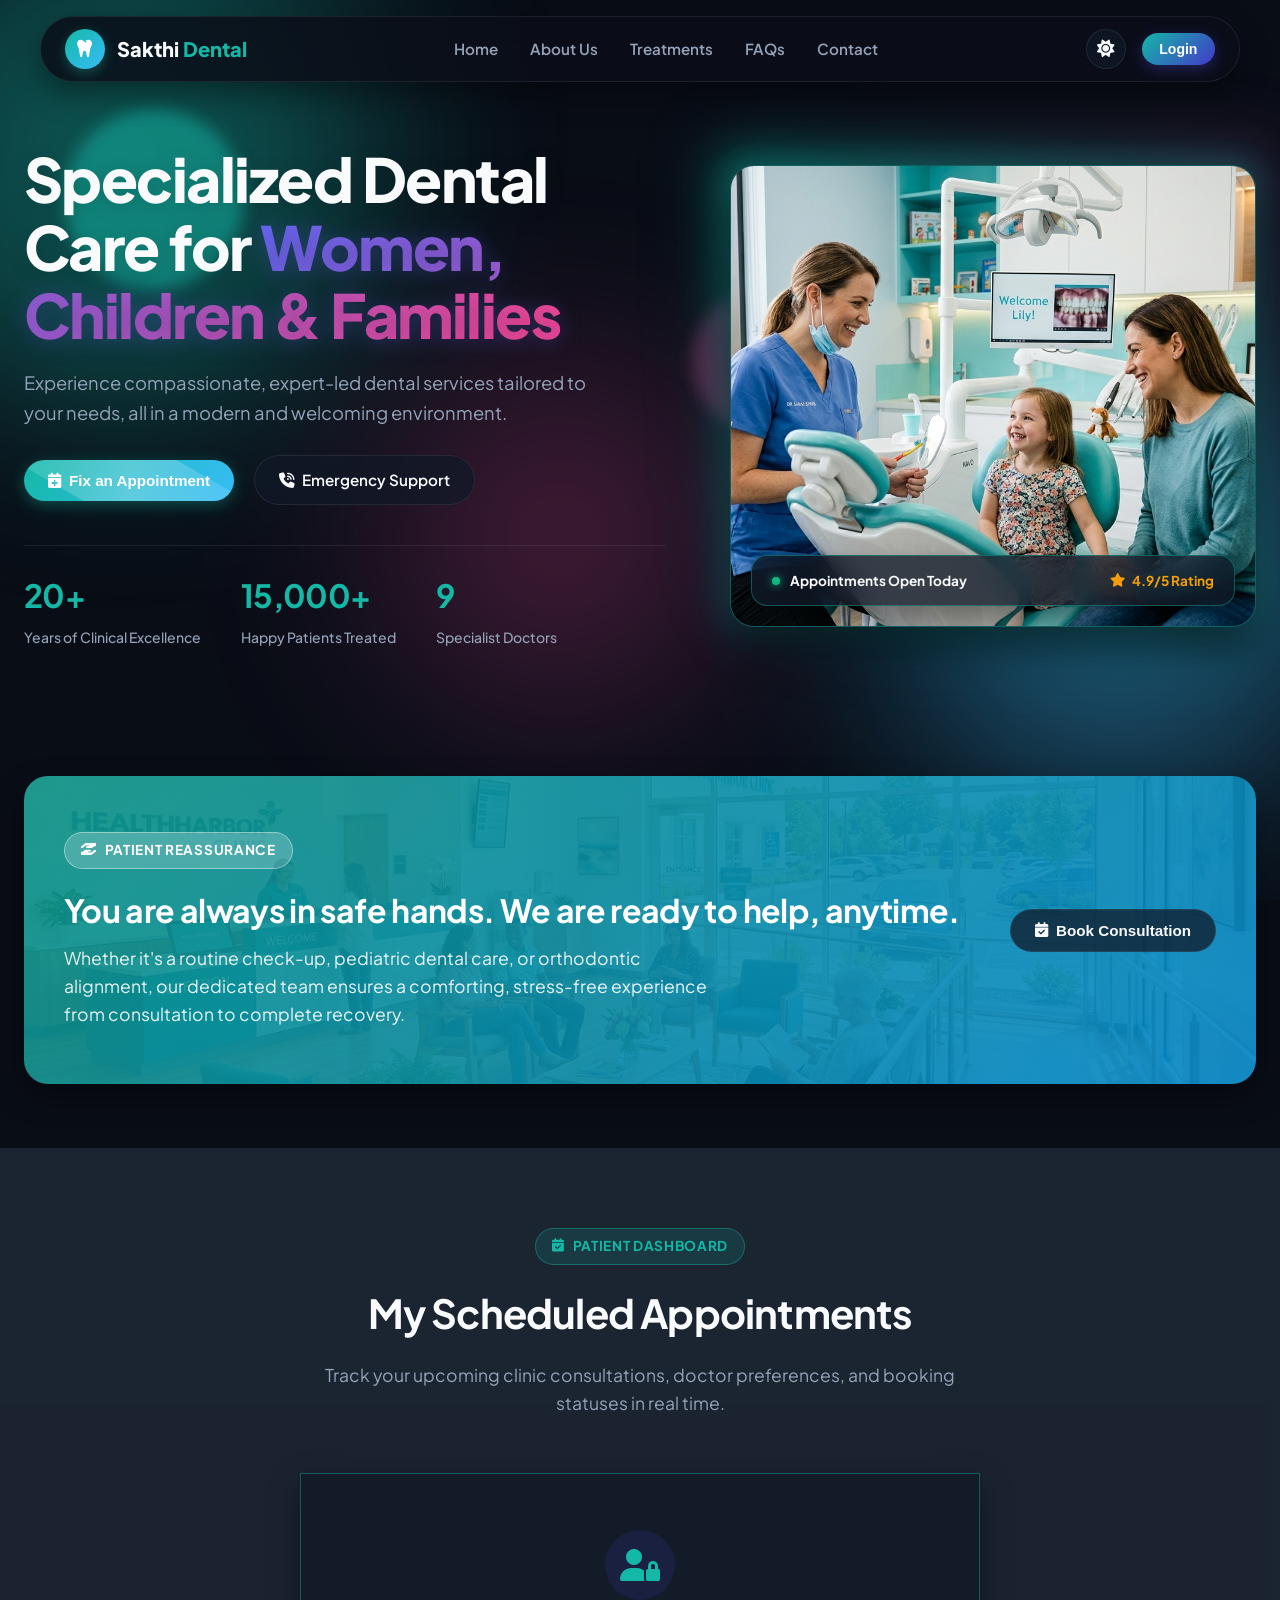
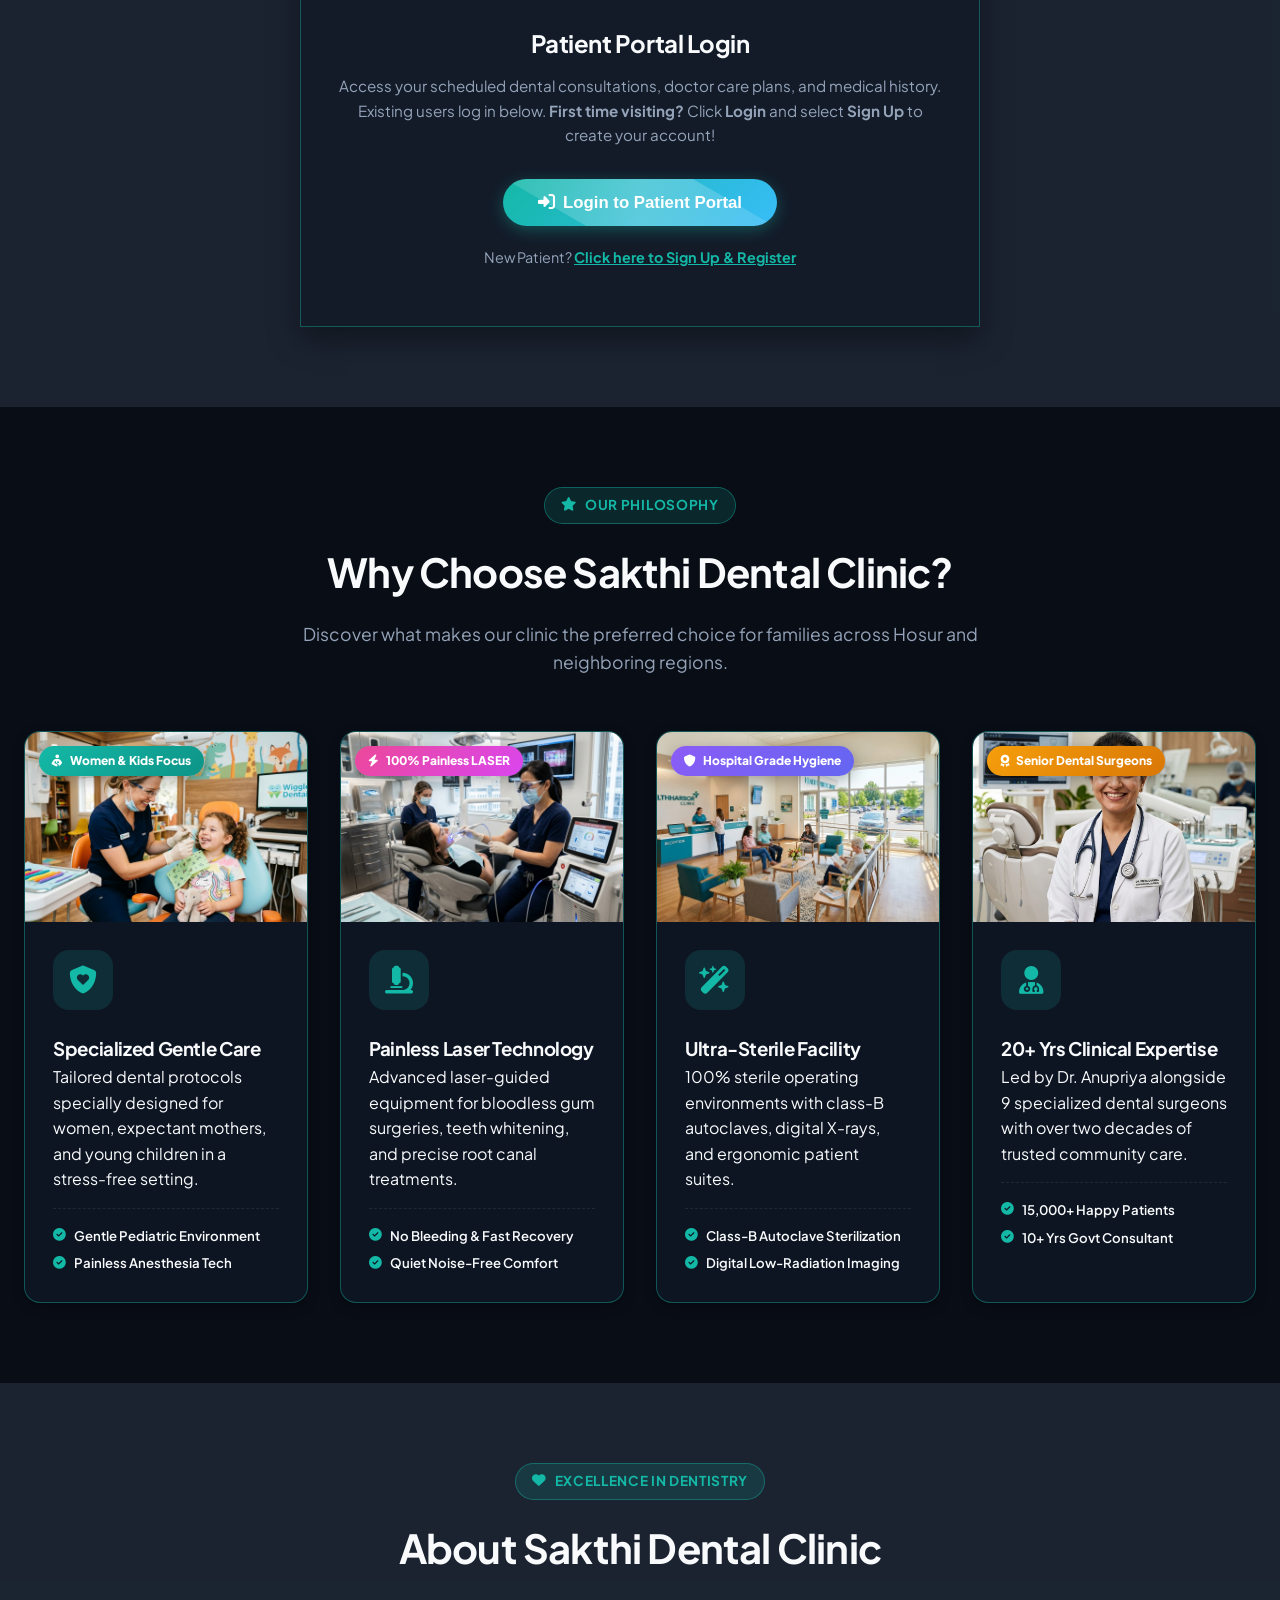
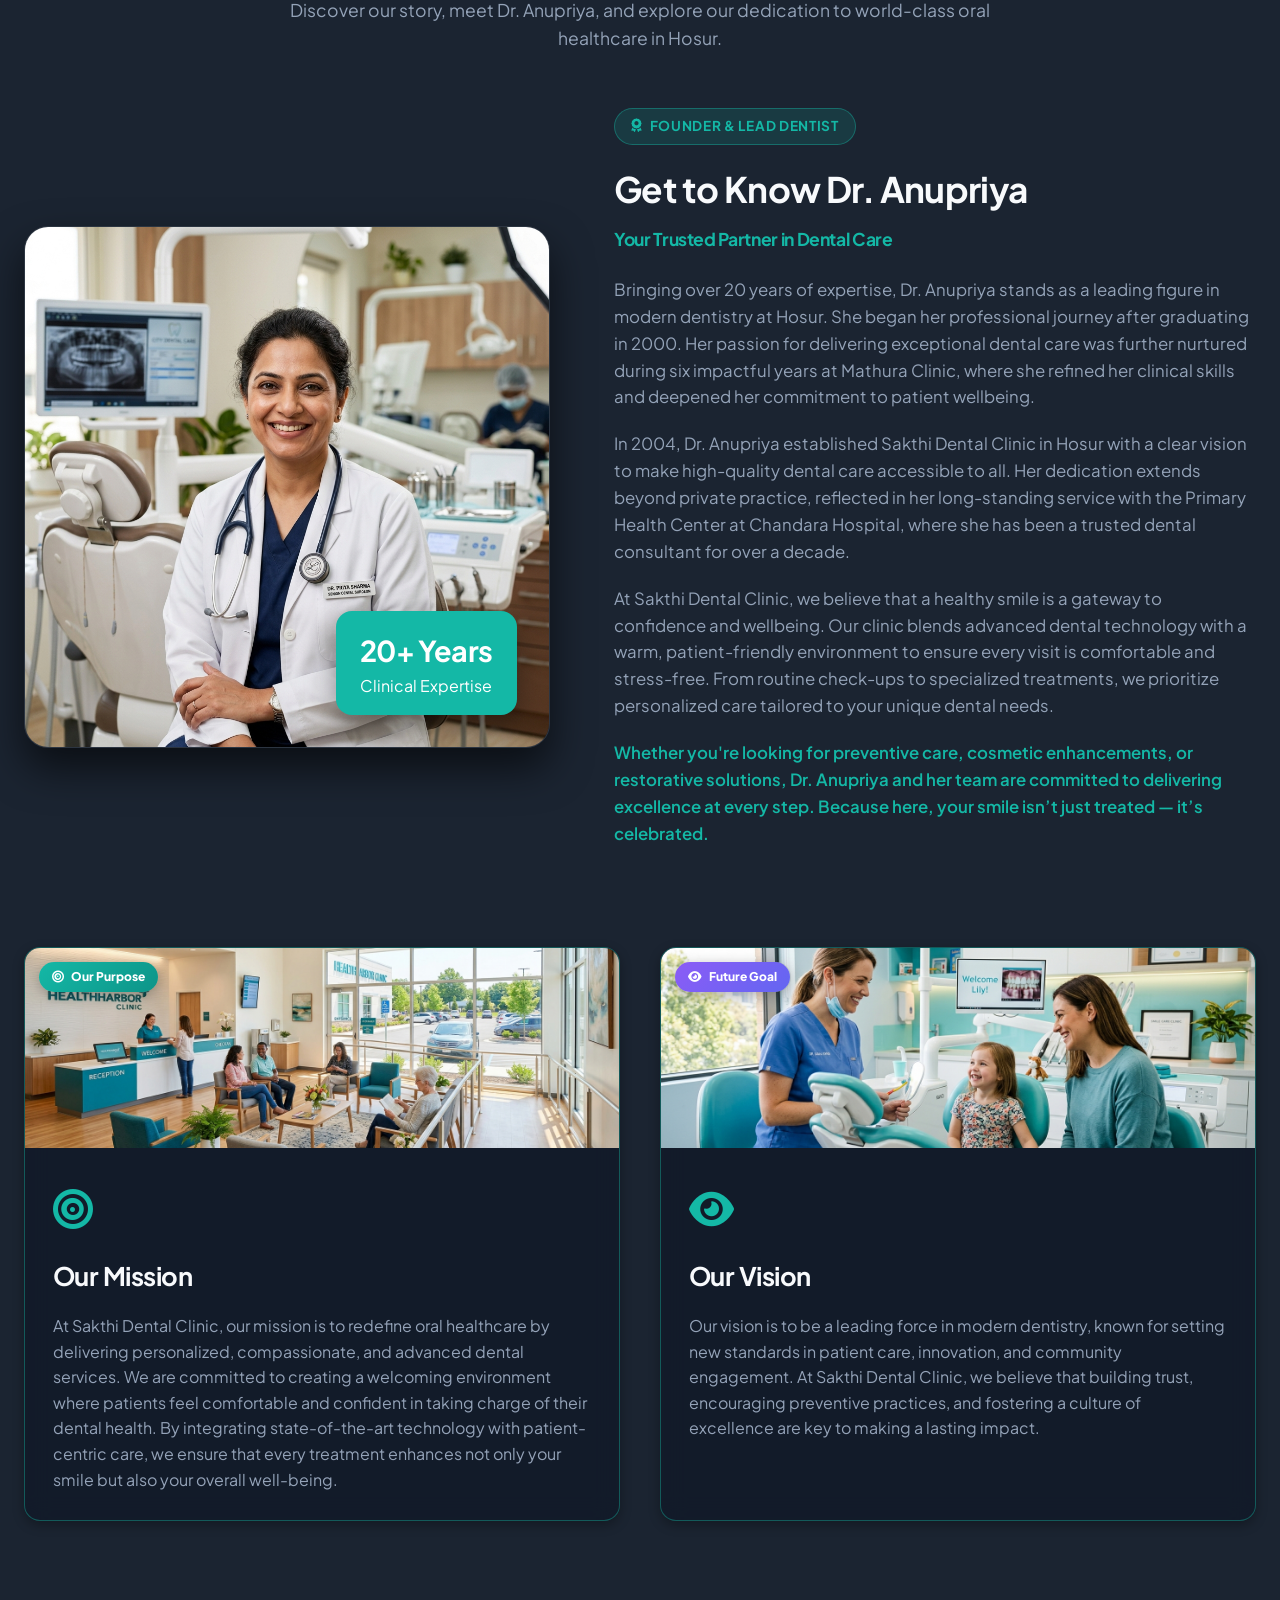
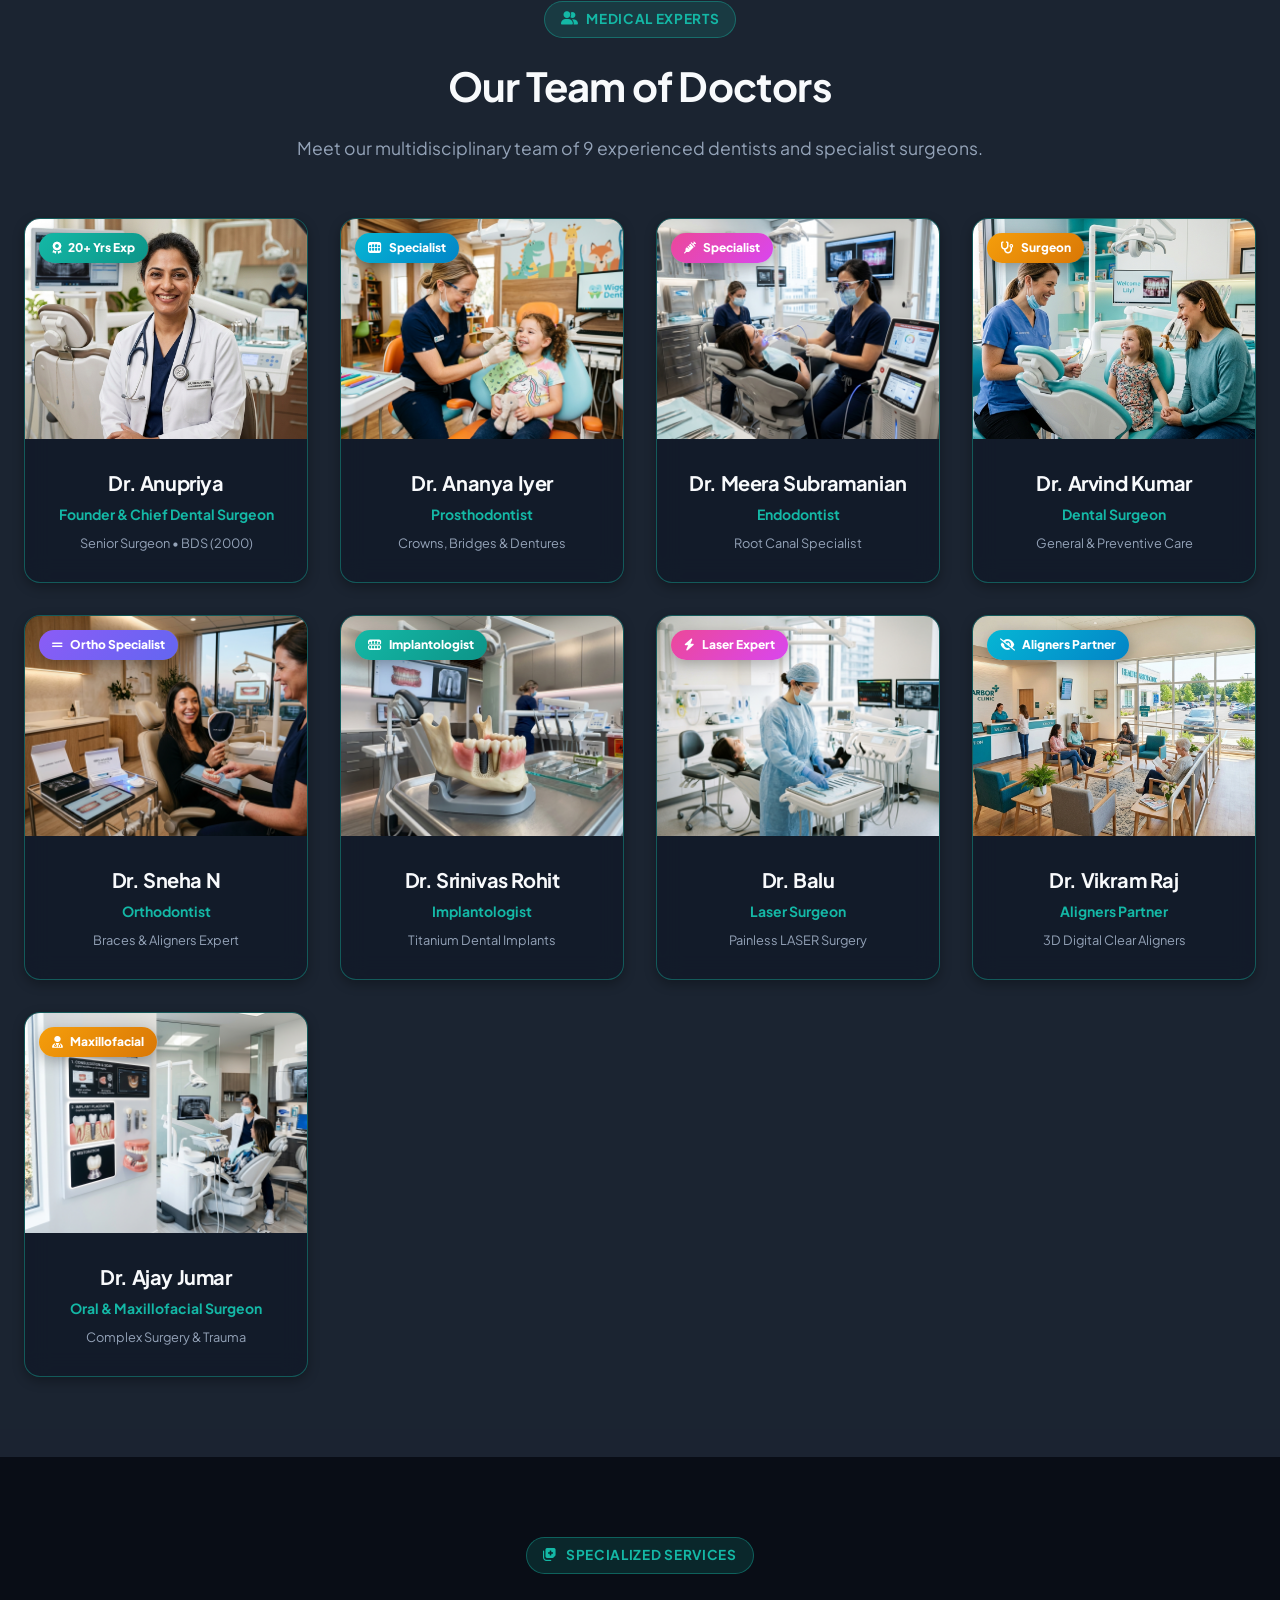
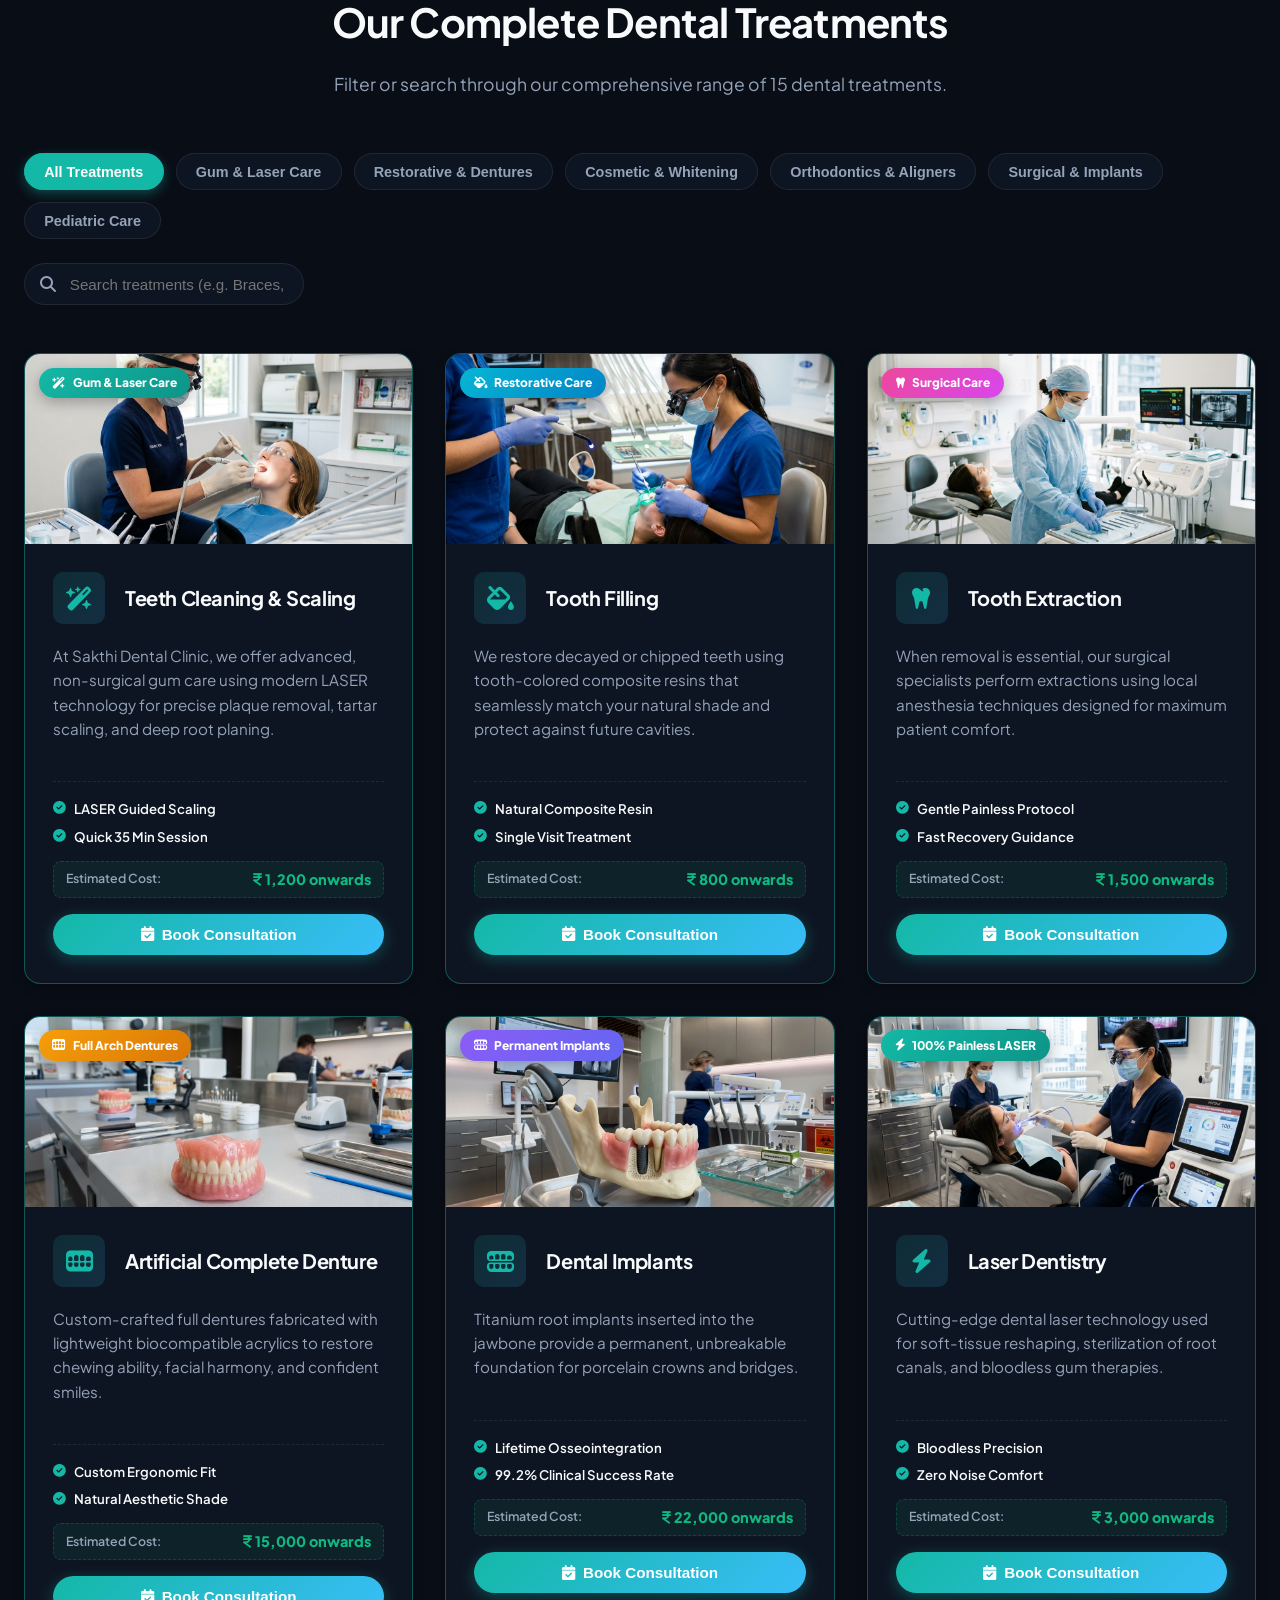
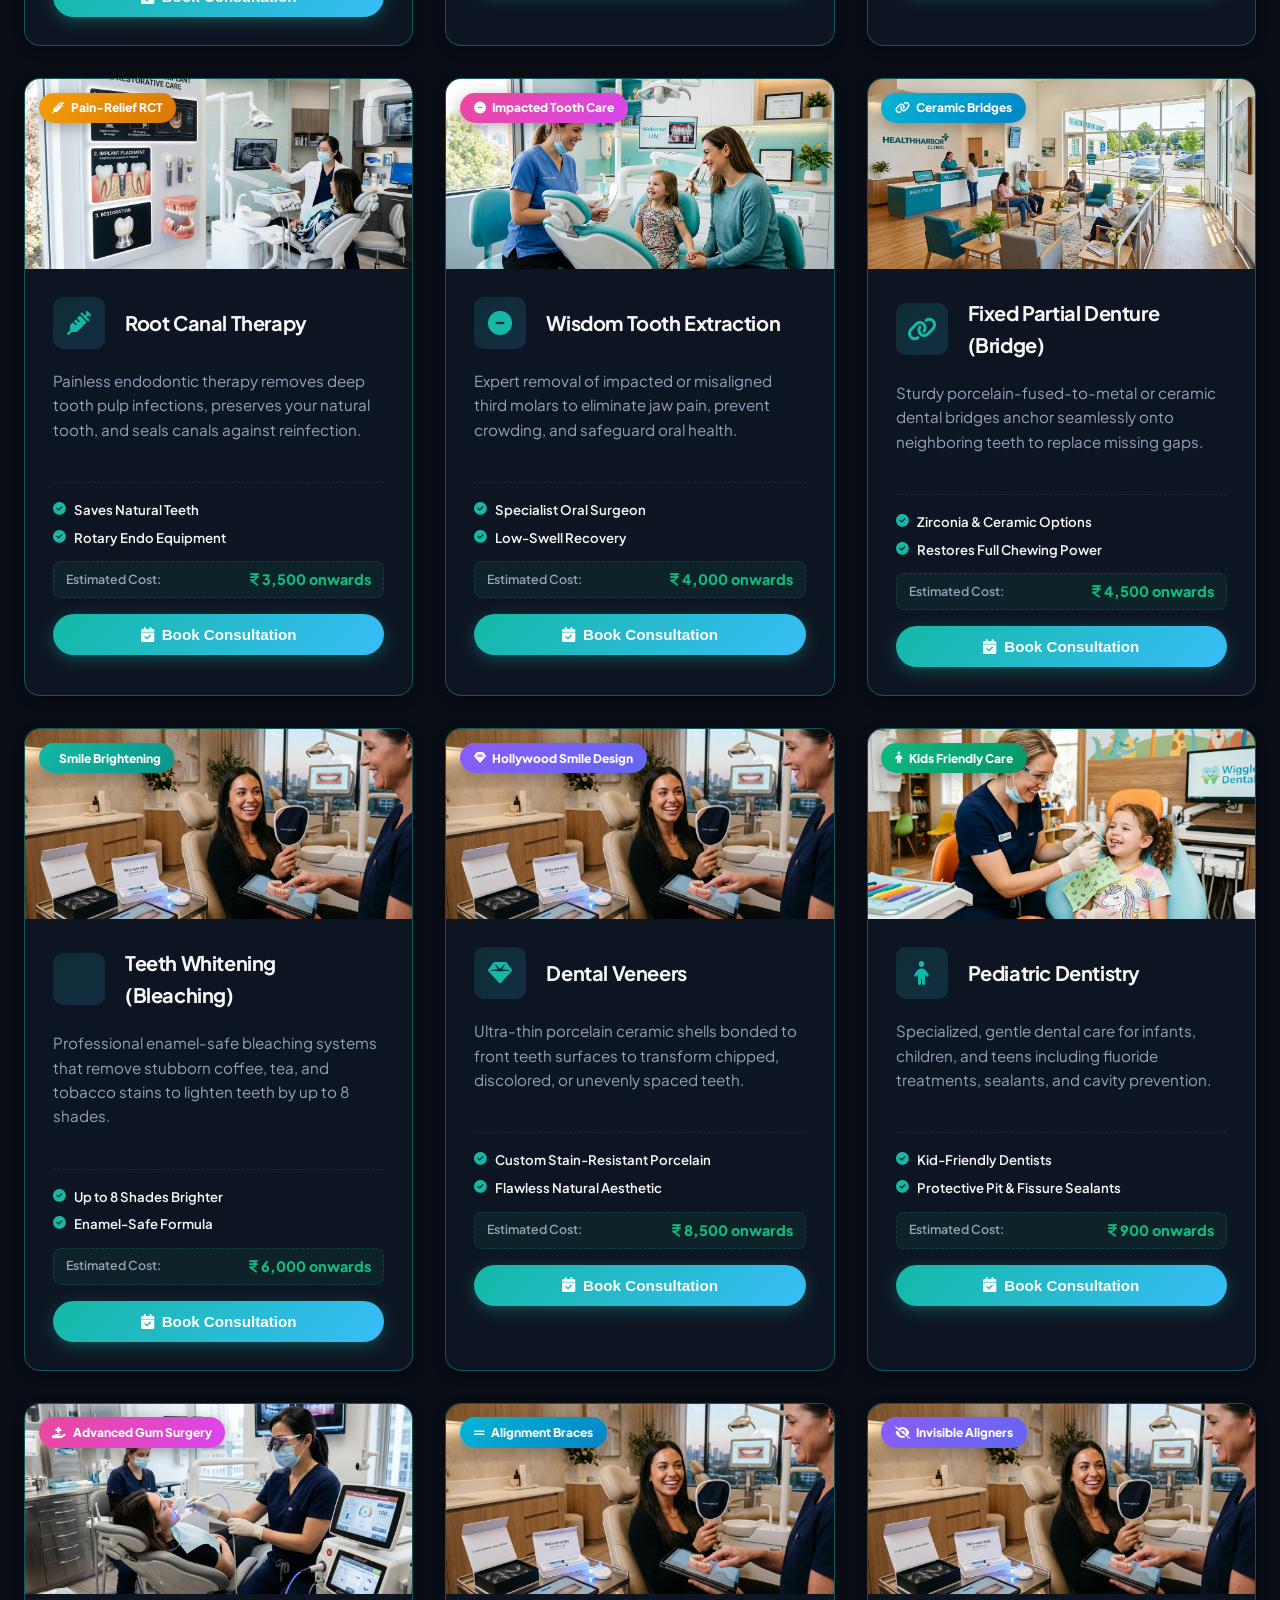
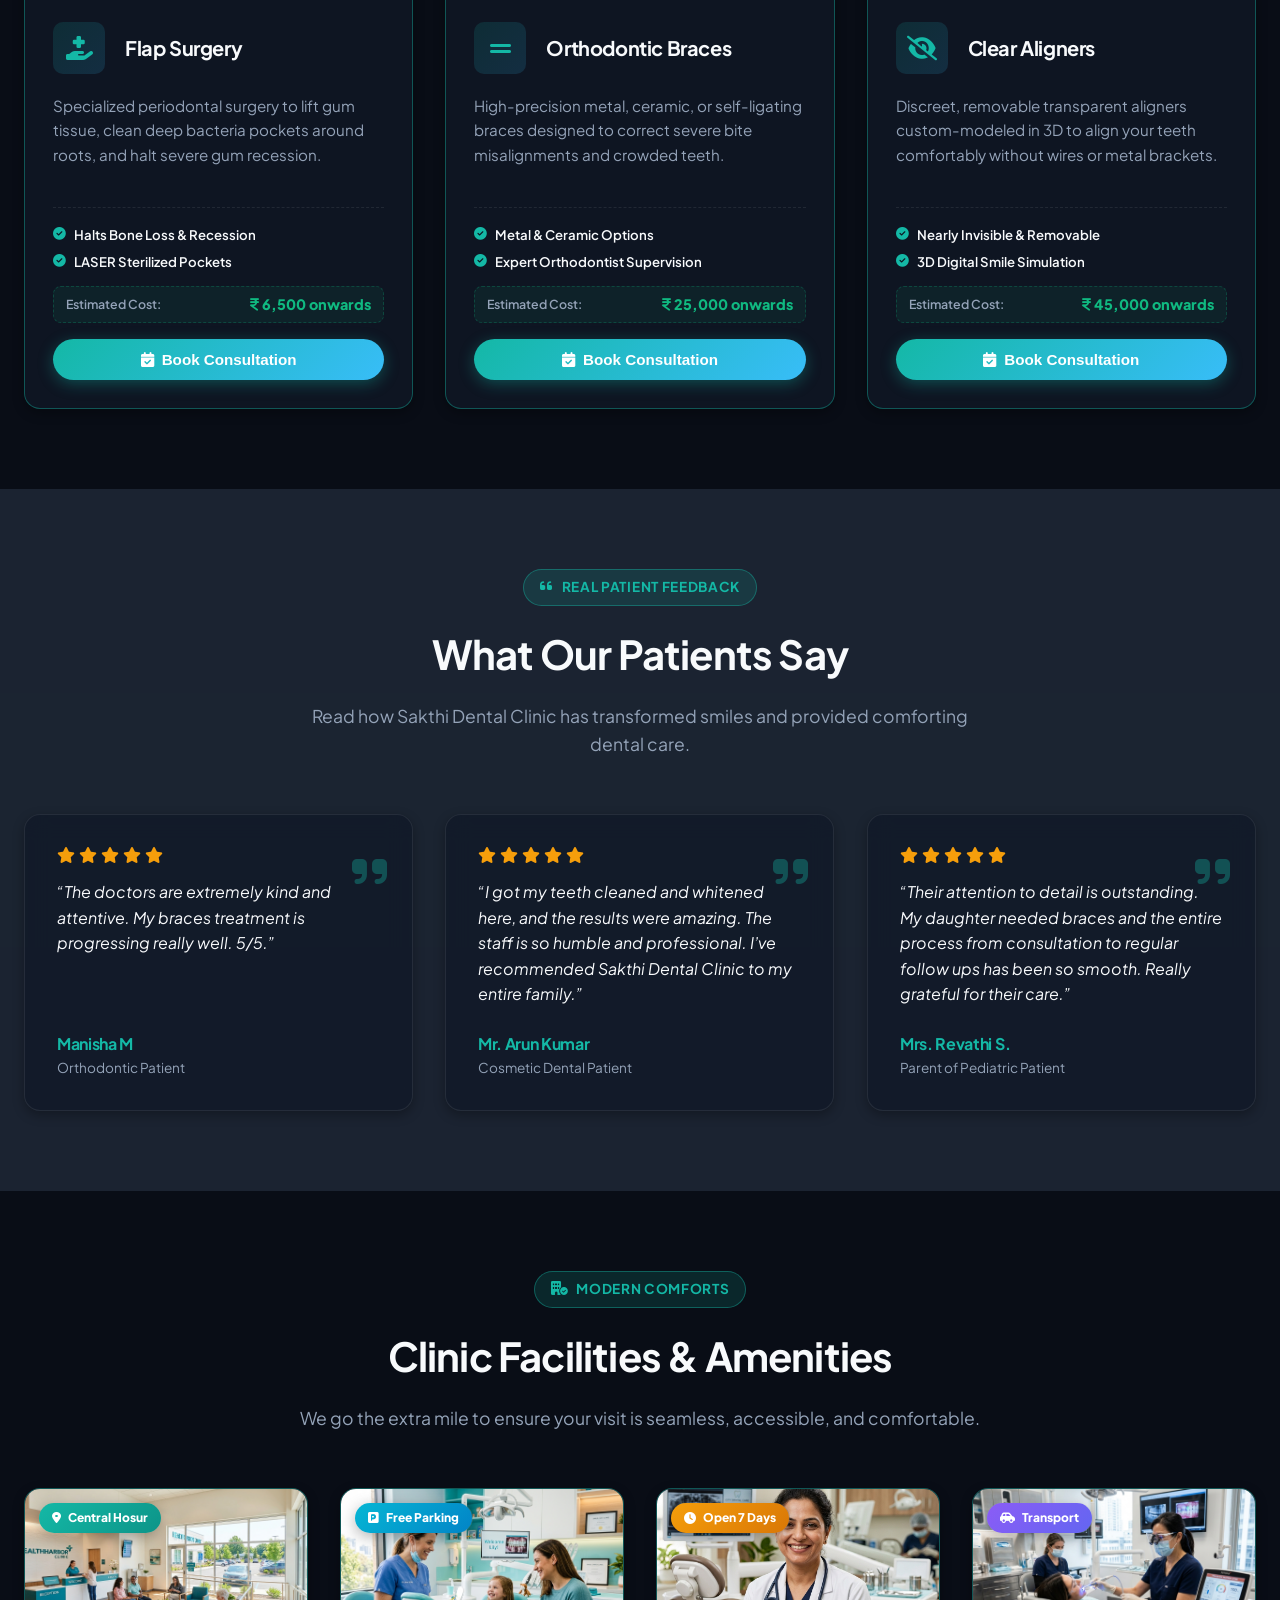
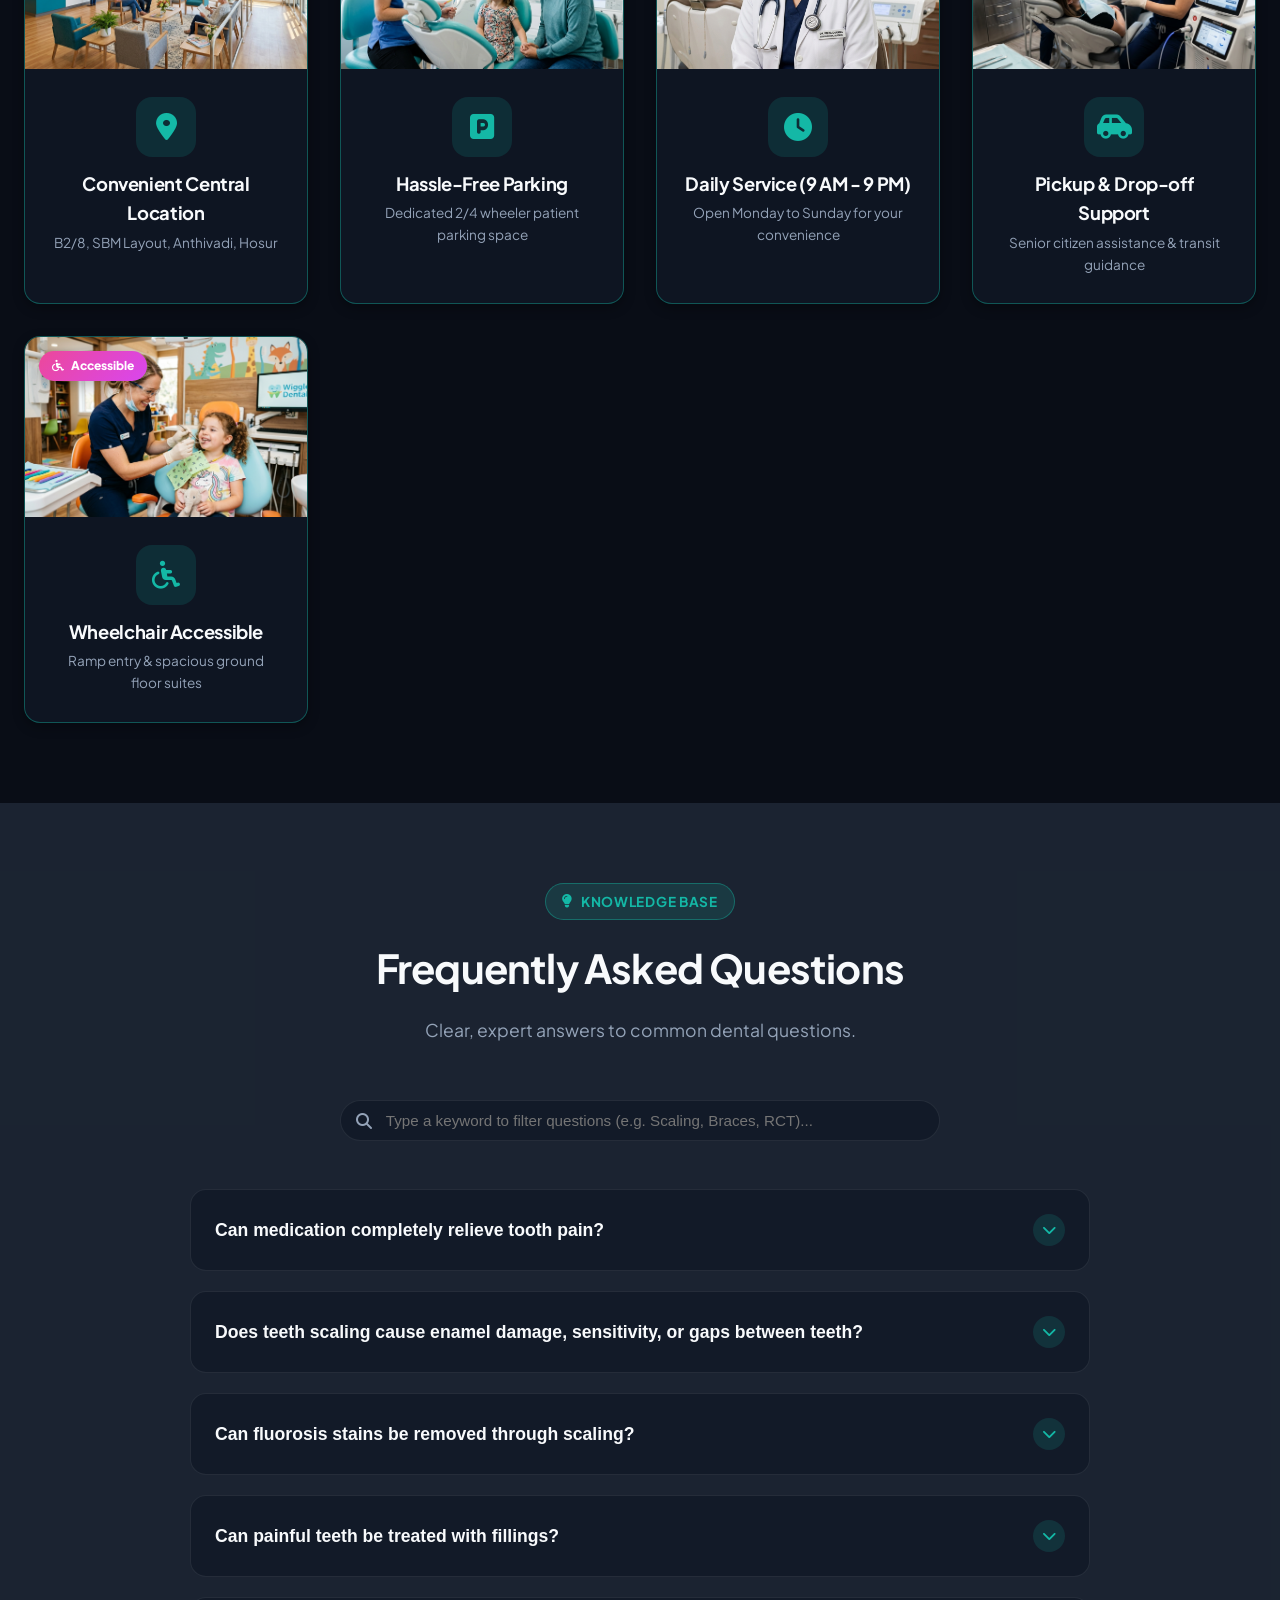
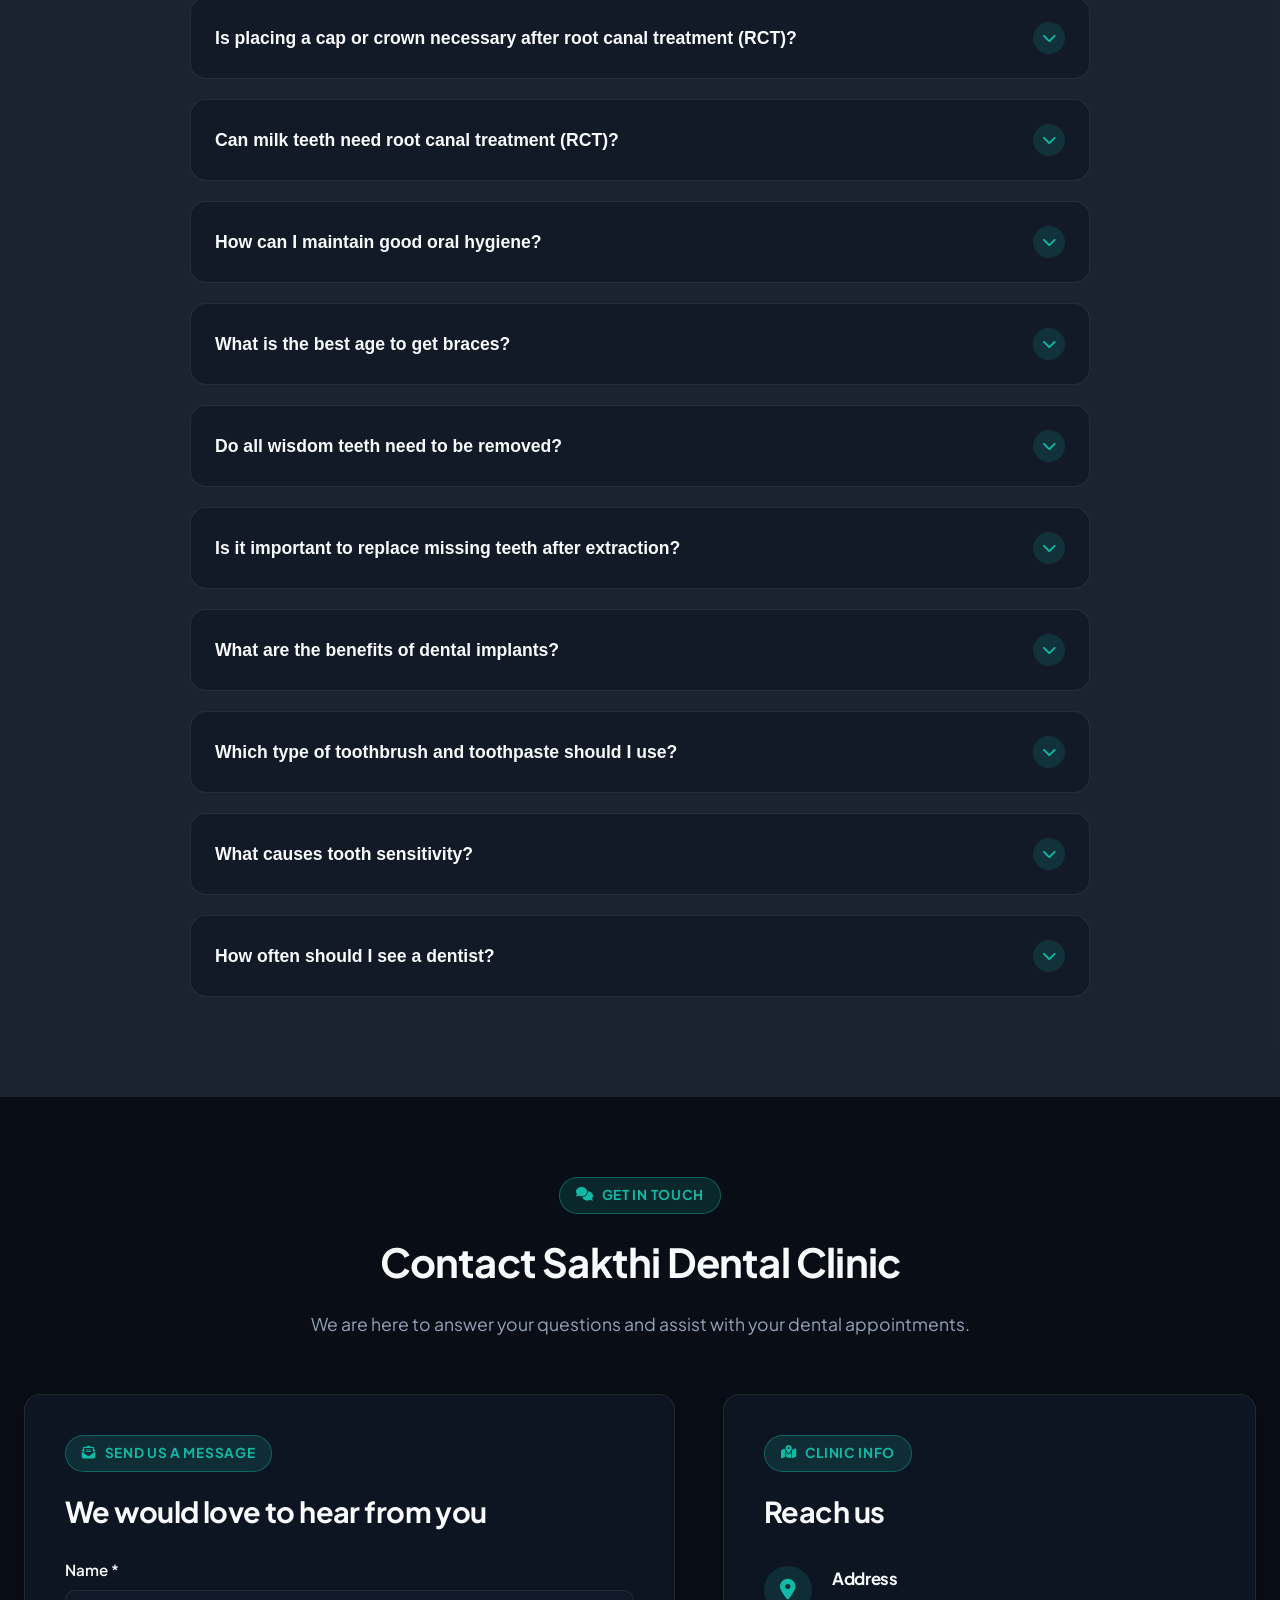
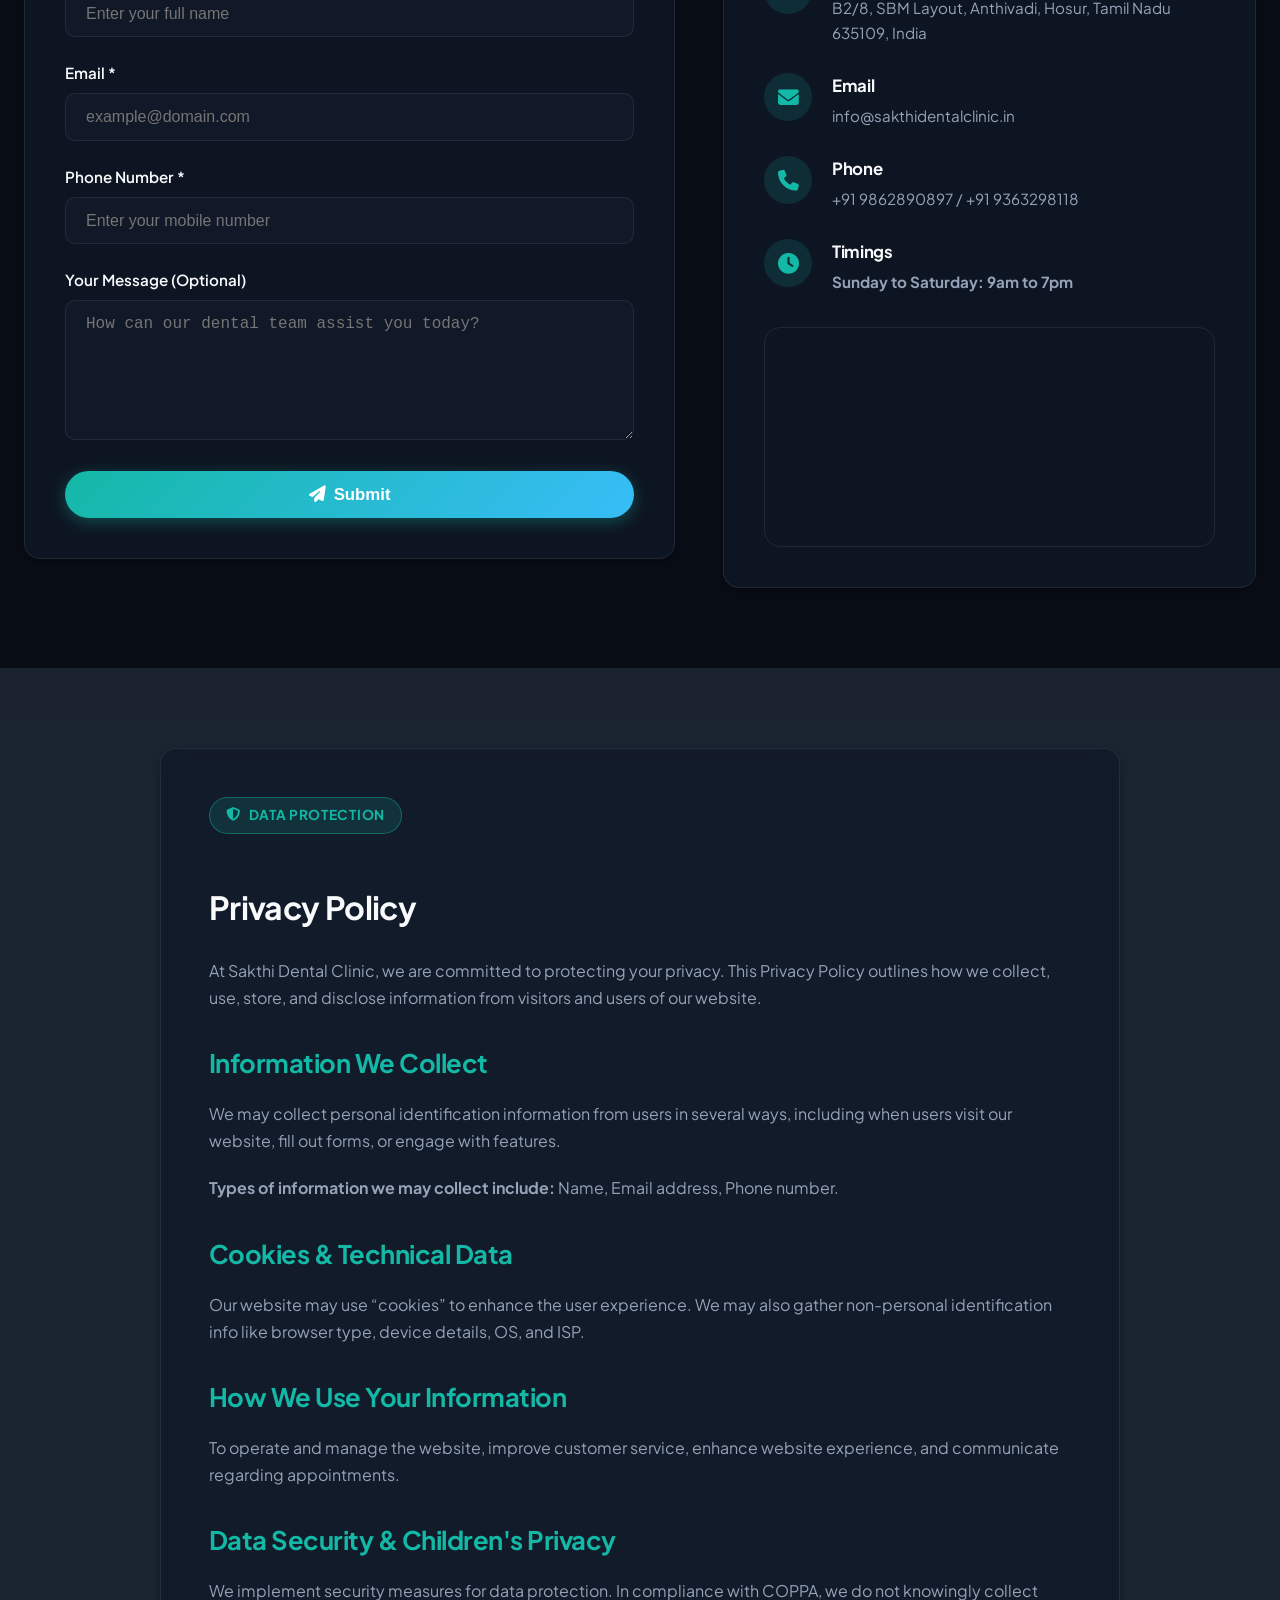
<file: index.html>
<!DOCTYPE html>
<html lang="en" data-theme="dark">
<head>
  <meta charset="UTF-8">
  <meta name="viewport" content="width=device-width, initial-scale=1.0">
  <title>Sakthi Dental Clinic - Specialized Dental Care for Women, Children & Families in Hosur</title>
  <meta name="description" content="Sakthi Dental Clinic in Hosur provides compassionate, expert dental care specialized for women and children. Founded by Dr. Anupriya with 20+ years of experience.">
  
  <!-- Font Awesome Icons -->
  <link rel="stylesheet" href="https://cdnjs.cloudflare.com/ajax/libs/font-awesome/6.4.0/css/all.min.css">
  
  <!-- Main Connected Stylesheet -->
  <link rel="stylesheet" href="style.css">
</head>
<body>

  <!-- Ambient Animated Background -->
  <div class="ambient-bg">
    <div class="blob blob-1"></div>
    <div class="blob blob-2"></div>
    <div class="blob blob-3"></div>
  </div>

  <!-- Header / Floating Navbar -->
  <header class="header">
    <div class="nav-container">
      <a href="#home" class="logo">
        <div class="logo-icon"><i class="fa-solid fa-tooth"></i></div>
        <div class="logo-text">Sakthi <span>Dental</span></div>
      </a>

      <!-- GUEST NAV MENU (Before Login: Home, About Us, Treatments, FAQs, Contact) -->
      <nav class="nav-menu nav-menu-guest" id="guestNavMenu">
        <a href="#home" class="nav-link active">Home</a>
        <a href="#about" class="nav-link">About Us</a>
        <a href="#treatments" class="nav-link">Treatments</a>
        <a href="#faqs" class="nav-link">FAQs</a>
        <a href="#contact" class="nav-link">Contact</a>
      </nav>

      <!-- AUTHENTICATED NAV MENU (After Login: My Bookings, Fix an Appointment, Our Team, Treatments) -->
      <nav class="nav-menu nav-menu-user" id="userNavMenu" style="display: none;">
        <a href="#my-appointments" class="nav-link active"><i class="fa-solid fa-calendar-check" style="font-size: 0.85rem;"></i> My Bookings <span class="apt-badge-count red-alert-badge" style="display: none;"></span></a>
        <a href="#appointment" class="nav-link trigger-appointment"><i class="fa-solid fa-calendar-plus" style="font-size: 0.85rem;"></i> Fix an Appointment</a>
        <a href="#doctors" class="nav-link"><i class="fa-solid fa-user-doctor" style="font-size: 0.85rem;"></i> Our Team</a>
        <a href="#treatments" class="nav-link"><i class="fa-solid fa-kit-medical" style="font-size: 0.85rem;"></i> Treatments</a>
      </nav>

      <div class="nav-actions">
        <!-- Dark Mode Toggle Button -->
        <button class="theme-toggle-btn" aria-label="Toggle Theme">
          <i class="fa-solid fa-moon"></i>
        </button>

        <!-- Direct Logout Button (Visible ONLY After Login: Text Only) -->
        <button class="btn-header-logout logout-btn" id="navHeaderLogoutBtn" style="display: none;">
          Logout
        </button>

        <!-- Guest State Auth Button (Before Login: Text Only Login Button) -->
        <div class="auth-guest-actions" id="navGuestActions">
          <button class="btn btn-nav-auth btn-primary-auth open-auth-btn" data-auth-mode="signin">
            Login
          </button>
        </div>

        <!-- Authenticated User Profile Dropdown (After Login) -->
        <div class="auth-user-dropdown" id="navUserDropdown" style="display: none;">
          <button class="user-profile-badge-btn" id="userProfileBadgeBtn" aria-label="User Profile Menu">
            <div class="user-avatar-circle" id="navUserAvatar">JD</div>
            <div class="user-meta-info">
              <span class="user-nav-name" id="navUserName">Jane Doe</span>
              <span class="user-nav-role-badge" id="navUserRole">Patient</span>
            </div>
            <i class="fa-solid fa-chevron-down dropdown-arrow"></i>
          </button>
          <div class="user-dropdown-menu" id="userDropdownMenu">
            <div class="dropdown-header">
              <strong id="dropdownUserFullName">Jane Doe</strong>
              <span id="dropdownUserEmail">jane@example.com</span>
            </div>
            <button type="button" class="dropdown-item open-profile-modal-btn">
              <i class="fa-solid fa-id-card"></i> View Patient Profile
            </button>
            <a href="#my-appointments" class="dropdown-item">
              <i class="fa-solid fa-calendar-check"></i> My Appointments
            </a>
            <button type="button" class="dropdown-item open-profile-modal-btn" data-target-tab="medical">
              <i class="fa-solid fa-file-medical"></i> Medical Records & History
            </button>
            <div class="dropdown-divider"></div>
            <button class="dropdown-item logout-btn" id="logoutBtn">
              <i class="fa-solid fa-right-from-bracket"></i> Sign Out
            </button>
          </div>
        </div>

        <button class="hamburger" aria-label="Open Navigation Drawer">
          <i class="fa-solid fa-bars-staggered"></i>
        </button>
      </div>
    </div>
  </header>

  <!-- Mobile Navigation Drawer -->
  <div class="drawer-overlay"></div>
  <div class="mobile-drawer">
    <div>
      <div class="drawer-header">
        <div class="logo">
          <div class="logo-icon"><i class="fa-solid fa-tooth"></i></div>
          <div class="logo-text">Sakthi <span>Dental</span></div>
        </div>
        <button class="close-drawer-btn" aria-label="Close Drawer"><i class="fa-solid fa-xmark"></i></button>
      </div>

      <!-- GUEST MOBILE NAV LIST (Before Login) -->
      <div class="mobile-nav-list mobile-nav-guest" id="mobileNavGuest">
        <a href="#home" class="mobile-nav-link active"><i class="fa-solid fa-house"></i> Home</a>
        <a href="#about" class="mobile-nav-link"><i class="fa-solid fa-info-circle"></i> About Us</a>
        <a href="#treatments" class="mobile-nav-link"><i class="fa-solid fa-kit-medical"></i> Treatments</a>
        <a href="#doctors" class="mobile-nav-link"><i class="fa-solid fa-user-doctor"></i> Our Team</a>
        <a href="#faqs" class="mobile-nav-link"><i class="fa-solid fa-circle-question"></i> FAQs</a>
        <a href="#contact" class="mobile-nav-link"><i class="fa-solid fa-paper-plane"></i> Contact Us</a>
      </div>

      <!-- AUTHENTICATED MOBILE NAV LIST (After Login) -->
      <div class="mobile-nav-list mobile-nav-user" id="mobileNavUser" style="display: none;">
        <a href="#my-appointments" class="mobile-nav-link active"><i class="fa-solid fa-calendar-check"></i> My Bookings <span class="apt-badge-count red-alert-badge" style="display: none;"></span></a>
        <a href="#appointment" class="mobile-nav-link trigger-appointment"><i class="fa-solid fa-calendar-plus"></i> Fix an Appointment</a>
        <a href="#doctors" class="mobile-nav-link"><i class="fa-solid fa-user-doctor"></i> Our Team</a>
        <a href="#treatments" class="mobile-nav-link"><i class="fa-solid fa-kit-medical"></i> Treatments</a>
        <a href="#about" class="mobile-nav-link"><i class="fa-solid fa-info-circle"></i> About Clinic</a>
        <a href="#faqs" class="mobile-nav-link"><i class="fa-solid fa-circle-question"></i> FAQs</a>
        <a href="#contact" class="mobile-nav-link"><i class="fa-solid fa-paper-plane"></i> Contact Us</a>
      </div>
    </div>

    <div style="margin-top: 1.5rem;" class="mobile-drawer-footer">
      <div class="mobile-drawer-auth" id="mobileDrawerAuth">
        <!-- Guest Login Button (Before Login) -->
        <div class="mobile-guest-auth" id="mobileGuestAuth">
          <button class="btn btn-primary-auth open-auth-btn" data-auth-mode="signin" style="width: 100%; display: flex; justify-content: center; align-items: center; gap: 8px; padding: 0.75rem 1rem; font-weight: 700;">
            <i class="fa-solid fa-right-to-bracket"></i> Login / Sign Up
          </button>
        </div>

        <!-- Authenticated Mobile User Card & Actions (After Login) -->
        <div class="mobile-user-auth" id="mobileUserAuth" style="display: none;">
          <div class="mobile-user-card open-profile-modal-btn">
            <div class="user-avatar-circle" id="mobileUserAvatar">JD</div>
            <div style="flex: 1;">
              <div class="user-nav-name" id="mobileUserName" style="font-weight: 700; color: #ffffff;">Jane Doe</div>
              <div class="user-nav-role-badge" id="mobileUserRole" style="font-size: 0.75rem; color: var(--primary);">Patient Profile</div>
            </div>
            <i class="fa-solid fa-chevron-right" style="color: rgba(255,255,255,0.4); font-size: 0.85rem;"></i>
          </div>
          <button class="btn btn-outline-auth logout-btn" style="width: 100%; margin-top: 6px;">
            <i class="fa-solid fa-right-from-bracket"></i> Logout
          </button>
        </div>
      </div>

      <!-- Quick Emergency Call Link inside Mobile Drawer -->
      <a href="tel:04344222333" class="mobile-drawer-call-btn">
        <i class="fa-solid fa-phone"></i> Call Emergency: 04344-222333
      </a>
    </div>
  </div>

  <!-- SECTION 1: HERO & HOME -->
  <section id="home" class="hero">
    <div class="hero-particle particle-1"></div>
    <div class="hero-particle particle-2"></div>
    <div class="hero-particle particle-3"></div>

    <div class="container">
      <div class="hero-grid">
        <div class="hero-content">
          <h1 class="hero-title-animated eye-catching-title">
            Specialized Dental Care for <span class="gradient-text-animated ultra-bold-glow">Women, Children & Families</span>
          </h1>
          <p class="hero-subtext">
            Experience compassionate, expert-led dental services tailored to your needs, all in a modern and welcoming environment.
          </p>

          <div class="hero-ctas">
            <button class="btn btn-primary btn-glow-primary trigger-appointment">
              <i class="fa-solid fa-calendar-plus"></i> Fix an Appointment
            </button>
            <a href="#contact" class="btn btn-secondary">
              <i class="fa-solid fa-phone-volume"></i> Emergency Support
            </a>
          </div>

          <div class="hero-stats">
            <div class="stat-item">
              <h3 class="counter-number" data-target="20" data-suffix="+">0+</h3>
              <p>Years of Clinical Excellence</p>
            </div>
            <div class="stat-item">
              <h3 class="counter-number" data-target="15000" data-suffix="+" data-format="comma">0+</h3>
              <p>Happy Patients Treated</p>
            </div>
            <div class="stat-item">
              <h3 class="counter-number" data-target="9">0</h3>
              <p>Specialist Doctors</p>
            </div>
          </div>
        </div>

        <div class="hero-image-wrapper floating-showcase">
          <div class="hero-ring-1"></div>
          <div class="hero-ring-2"></div>
          
          <div class="hero-img-card">
            <img src="./assets/images/hero.jpg" alt="Sakthi Dental Clinic Doctor caring for patient">
            
            <div class="hero-card-overlay-bar">
              <div class="status-indicator">
                <span class="green-dot"></span> <strong>Appointments Open Today</strong>
              </div>
              <div class="rating-badge">
                <i class="fa-solid fa-star"></i> 4.9/5 Rating
              </div>
            </div>
          </div>
        </div>
      </div>
    </div>
  </section>

  <!-- Welcome Message / Assurance Banner -->
  <section class="container" style="margin-bottom: 4rem;">
    <div class="assurance-banner reveal-on-scroll">
      <div class="assurance-content">
        <div class="assurance-text">
          <div class="badge" style="background: rgba(255,255,255,0.2); color: white; border-color: rgba(255,255,255,0.4);">
            <i class="fa-solid fa-hand-holding-hand"></i> Patient Reassurance
          </div>
          <h2>You are always in safe hands. We are ready to help, anytime.</h2>
          <p>Whether it's a routine check-up, pediatric dental care, or orthodontic alignment, our dedicated team ensures a comforting, stress-free experience from consultation to complete recovery.</p>
        </div>
        <button class="btn btn-secondary trigger-appointment" style="white-space: nowrap;">
          <i class="fa-solid fa-calendar-check"></i> Book Consultation
        </button>
      </div>
    </div>
  </section>

  <!-- SECTION: MY APPOINTMENTS DASHBOARD -->
  <section id="my-appointments" class="section" style="background: var(--bg-card-hover);">
    <div class="container">
      <div class="section-header reveal-on-scroll">
        <div class="badge"><i class="fa-solid fa-calendar-check"></i> Patient Dashboard</div>
        <h2 class="section-title">My Scheduled Appointments</h2>
        <p class="section-subtitle">Track your upcoming clinic consultations, doctor preferences, and booking statuses in real time.</p>
      </div>

      <!-- BEFORE LOGIN (GUEST STATE) -->
      <div class="guest-lock-card" id="guestAppointmentsState" style="display: block;">
        <div class="guest-lock-icon"><i class="fa-solid fa-user-lock"></i></div>
        <h3>Patient Portal Login</h3>
        <p>Access your scheduled dental consultations, doctor care plans, and medical history. Existing users log in below. <strong>First time visiting?</strong> Click <strong>Login</strong> and select <strong>Sign Up</strong> to create your account!</p>
        <div class="guest-lock-actions">
          <button class="btn btn-primary btn-glow-primary open-auth-btn" data-auth-mode="signin" style="padding: 0.85rem 2.2rem; font-size: 1.05rem;">
            <i class="fa-solid fa-right-to-bracket"></i> Login to Patient Portal
          </button>
        </div>
        <div style="margin-top: 1.25rem; font-size: 0.9rem; color: var(--text-muted);">
          New Patient? <a href="#" class="open-auth-btn" data-auth-mode="signup" style="color: var(--primary); font-weight: 700; text-decoration: underline;">Click here to Sign Up & Register</a>
        </div>
      </div>

      <!-- AFTER LOGIN (AUTHENTICATED STATE) -->
      <div class="user-dashboard-view" id="userAppointmentsState" style="display: none;">
        <div class="patient-profile-bar">
          <div class="patient-bar-info">
            <div class="user-avatar-circle lg" id="dashboardAvatar">JD</div>
            <div>
              <h3 class="patient-welcome-name" id="dashboardWelcomeName">Welcome back, Jane Doe!</h3>
              <p class="patient-meta-sub" id="dashboardMetaSub"><i class="fa-solid fa-envelope"></i> jane@example.com • <i class="fa-solid fa-phone"></i> +91 98765 43210</p>
            </div>
          </div>
          <div class="patient-bar-actions">
            <button class="btn btn-primary trigger-appointment">
              <i class="fa-solid fa-calendar-plus"></i> New Appointment
            </button>
          </div>
        </div>

        <div class="appointments-grid" id="myAppointmentsContainer">
          <!-- Rendered dynamically by JavaScript -->
        </div>
      </div>
    </div>
  </section>

  <!-- Why Choose Sakthi Dental Clinic? -->
  <section class="section">
    <div class="container">
      <div class="section-header reveal-on-scroll">
        <div class="badge"><i class="fa-solid fa-star"></i> Our Philosophy</div>
        <h2 class="section-title">Why Choose Sakthi Dental Clinic?</h2>
        <p class="section-subtitle">Discover what makes our clinic the preferred choice for families across Hosur and neighboring regions.</p>
      </div>

      <div class="features-grid">
        <div class="glass-card feature-card-rich reveal-on-scroll delay-1">
          <div class="card-img-wrapper">
            <img src="./assets/images/pediatric_dentistry.jpg" alt="Specialized Care for Women and Children">
            <span class="card-tag-badge accent-teal"><i class="fa-solid fa-person-breastfeeding"></i> Women & Kids Focus</span>
          </div>
          <div class="card-content-body">
            <div class="feature-icon"><i class="fa-solid fa-shield-heart"></i></div>
            <h3>Specialized Gentle Care</h3>
            <p>Tailored dental protocols specially designed for women, expectant mothers, and young children in a stress-free setting.</p>
            <ul class="card-mini-specs">
              <li><i class="fa-solid fa-circle-check"></i> Gentle Pediatric Environment</li>
              <li><i class="fa-solid fa-circle-check"></i> Painless Anesthesia Tech</li>
            </ul>
          </div>
        </div>

        <div class="glass-card feature-card-rich reveal-on-scroll delay-2">
          <div class="card-img-wrapper">
            <img src="./assets/images/laser_dentistry.jpg" alt="Advanced Painless Laser Dentistry">
            <span class="card-tag-badge accent-pink"><i class="fa-solid fa-bolt"></i> 100% Painless LASER</span>
          </div>
          <div class="card-content-body">
            <div class="feature-icon"><i class="fa-solid fa-microscope"></i></div>
            <h3>Painless Laser Technology</h3>
            <p>Advanced laser-guided equipment for bloodless gum surgeries, teeth whitening, and precise root canal treatments.</p>
            <ul class="card-mini-specs">
              <li><i class="fa-solid fa-circle-check"></i> No Bleeding & Fast Recovery</li>
              <li><i class="fa-solid fa-circle-check"></i> Quiet Noise-Free Comfort</li>
            </ul>
          </div>
        </div>

        <div class="glass-card feature-card-rich reveal-on-scroll delay-3">
          <div class="card-img-wrapper">
            <img src="./assets/images/facilities.jpg" alt="Modern Sterile Dental Facility Hosur">
            <span class="card-tag-badge accent-purple"><i class="fa-solid fa-shield"></i> Hospital Grade Hygiene</span>
          </div>
          <div class="card-content-body">
            <div class="feature-icon"><i class="fa-solid fa-wand-magic-sparkles"></i></div>
            <h3>Ultra-Sterile Facility</h3>
            <p>100% sterile operating environments with class-B autoclaves, digital X-rays, and ergonomic patient suites.</p>
            <ul class="card-mini-specs">
              <li><i class="fa-solid fa-circle-check"></i> Class-B Autoclave Sterilization</li>
              <li><i class="fa-solid fa-circle-check"></i> Digital Low-Radiation Imaging</li>
            </ul>
          </div>
        </div>

        <div class="glass-card feature-card-rich reveal-on-scroll delay-4">
          <div class="card-img-wrapper">
            <img src="./assets/images/dr_anupriya.jpg" alt="Experienced Specialist Dentists Hosur">
            <span class="card-tag-badge accent-amber"><i class="fa-solid fa-award"></i> Senior Dental Surgeons</span>
          </div>
          <div class="card-content-body">
            <div class="feature-icon"><i class="fa-solid fa-user-doctor"></i></div>
            <h3>20+ Yrs Clinical Expertise</h3>
            <p>Led by Dr. Anupriya alongside 9 specialized dental surgeons with over two decades of trusted community care.</p>
            <ul class="card-mini-specs">
              <li><i class="fa-solid fa-circle-check"></i> 15,000+ Happy Patients</li>
              <li><i class="fa-solid fa-circle-check"></i> 10+ Yrs Govt Consultant</li>
            </ul>
          </div>
        </div>
      </div>
    </div>
  </section>

  <!-- SECTION 2: ABOUT US & DOCTOR TEAM -->
  <section id="about" class="section" style="background: var(--bg-card-hover);">
    <div class="container">
      <div class="section-header reveal-on-scroll">
        <div class="badge"><i class="fa-solid fa-heart"></i> Excellence in Dentistry</div>
        <h2 class="section-title">About Sakthi Dental Clinic</h2>
        <p class="section-subtitle">Discover our story, meet Dr. Anupriya, and explore our dedication to world-class oral healthcare in Hosur.</p>
      </div>

      <div class="about-hero">
        <div class="doctor-img-frame reveal-on-scroll">
          <img src="./assets/images/dr_anupriya.jpg" alt="Dr. Anupriya Founder Sakthi Dental Clinic Hosur">
          <div class="experience-badge">
            <h3>20+ Years</h3>
            <p>Clinical Expertise</p>
          </div>
        </div>

        <div class="about-bio reveal-on-scroll delay-1">
          <div class="badge"><i class="fa-solid fa-award"></i> Founder & Lead Dentist</div>
          <h2>Get to Know Dr. Anupriya</h2>
          <h4>Your Trusted Partner in Dental Care</h4>

          <p>
            Bringing over 20 years of expertise, Dr. Anupriya stands as a leading figure in modern dentistry at Hosur. She began her professional journey after graduating in 2000. Her passion for delivering exceptional dental care was further nurtured during six impactful years at Mathura Clinic, where she refined her clinical skills and deepened her commitment to patient wellbeing.
          </p>
          <p>
            In 2004, Dr. Anupriya established Sakthi Dental Clinic in Hosur with a clear vision to make high-quality dental care accessible to all. Her dedication extends beyond private practice, reflected in her long-standing service with the Primary Health Center at Chandara Hospital, where she has been a trusted dental consultant for over a decade.
          </p>
          <p>
            At Sakthi Dental Clinic, we believe that a healthy smile is a gateway to confidence and wellbeing. Our clinic blends advanced dental technology with a warm, patient-friendly environment to ensure every visit is comfortable and stress-free. From routine check-ups to specialized treatments, we prioritize personalized care tailored to your unique dental needs.
          </p>
          <p style="font-weight: 600; color: var(--primary);">
            Whether you're looking for preventive care, cosmetic enhancements, or restorative solutions, Dr. Anupriya and her team are committed to delivering excellence at every step. Because here, your smile isn’t just treated — it’s celebrated.
          </p>
        </div>
      </div>

      <!-- Vision & Mission -->
      <div class="vision-mission-grid" style="margin-top: 4rem;">
        <div class="glass-card feature-card-rich vm-card reveal-on-scroll delay-1">
          <div class="card-img-wrapper" style="height: 200px;">
            <img src="./assets/images/mission.jpg" alt="Sakthi Dental Clinic Mission">
            <span class="card-tag-badge accent-teal"><i class="fa-solid fa-bullseye"></i> Our Purpose</span>
          </div>
          <div class="card-content-body">
            <div class="vm-icon"><i class="fa-solid fa-bullseye"></i></div>
            <h3>Our Mission</h3>
            <p>
              At Sakthi Dental Clinic, our mission is to redefine oral healthcare by delivering personalized, compassionate, and advanced dental services. We are committed to creating a welcoming environment where patients feel comfortable and confident in taking charge of their dental health. By integrating state-of-the-art technology with patient-centric care, we ensure that every treatment enhances not only your smile but also your overall well-being.
            </p>
          </div>
        </div>

        <div class="glass-card feature-card-rich vm-card reveal-on-scroll delay-2">
          <div class="card-img-wrapper" style="height: 200px;">
            <img src="./assets/images/vision.jpg" alt="Sakthi Dental Clinic Vision">
            <span class="card-tag-badge accent-purple"><i class="fa-solid fa-eye"></i> Future Goal</span>
          </div>
          <div class="card-content-body">
            <div class="vm-icon"><i class="fa-solid fa-eye"></i></div>
            <h3>Our Vision</h3>
            <p>
              Our vision is to be a leading force in modern dentistry, known for setting new standards in patient care, innovation, and community engagement. At Sakthi Dental Clinic, we believe that building trust, encouraging preventive practices, and fostering a culture of excellence are key to making a lasting impact.
            </p>
          </div>
        </div>
      </div>

      <!-- Doctors Grid Section -->
      <div id="doctors" style="margin-top: 5rem; scroll-margin-top: 100px;">
        <div class="section-header reveal-on-scroll">
          <div class="badge"><i class="fa-solid fa-user-group"></i> Medical Experts</div>
          <h2 class="section-title">Our Team of Doctors</h2>
          <p class="section-subtitle">Meet our multidisciplinary team of 9 experienced dentists and specialist surgeons.</p>
        </div>

        <div class="doctors-grid">
          <div class="glass-card feature-card-rich doctor-card-rich reveal-on-scroll delay-1">
            <div class="card-img-wrapper" style="height: 220px;">
              <img src="./assets/images/doctor_anupriya.jpg" alt="Dr. Anupriya Founder">
              <span class="card-tag-badge accent-teal"><i class="fa-solid fa-award"></i> 20+ Yrs Exp</span>
            </div>
            <div class="card-content-body" style="text-align: center; align-items: center;">
              <h4 style="font-size: 1.25rem; margin-bottom: 0.25rem;">Dr. Anupriya</h4>
              <span style="color: var(--primary); font-weight: 700; font-size: 0.875rem;">Founder & Chief Dental Surgeon</span>
              <p style="font-size: 0.8rem; color: var(--text-muted); margin-top: 0.5rem;">Senior Surgeon • BDS (2000)</p>
            </div>
          </div>

          <div class="glass-card feature-card-rich doctor-card-rich reveal-on-scroll delay-2">
            <div class="card-img-wrapper" style="height: 220px;">
              <img src="./assets/images/doctor_ananya.jpg" alt="Dr. Ananya Iyer">
              <span class="card-tag-badge accent-blue"><i class="fa-solid fa-teeth"></i> Specialist</span>
            </div>
            <div class="card-content-body" style="text-align: center; align-items: center;">
              <h4 style="font-size: 1.25rem; margin-bottom: 0.25rem;">Dr. Ananya Iyer</h4>
              <span style="color: var(--primary); font-weight: 700; font-size: 0.875rem;">Prosthodontist</span>
              <p style="font-size: 0.8rem; color: var(--text-muted); margin-top: 0.5rem;">Crowns, Bridges & Dentures</p>
            </div>
          </div>

          <div class="glass-card feature-card-rich doctor-card-rich reveal-on-scroll delay-3">
            <div class="card-img-wrapper" style="height: 220px;">
              <img src="./assets/images/doctor_meera.jpg" alt="Dr. Meera Subramanian">
              <span class="card-tag-badge accent-pink"><i class="fa-solid fa-syringe"></i> Specialist</span>
            </div>
            <div class="card-content-body" style="text-align: center; align-items: center;">
              <h4 style="font-size: 1.25rem; margin-bottom: 0.25rem;">Dr. Meera Subramanian</h4>
              <span style="color: var(--primary); font-weight: 700; font-size: 0.875rem;">Endodontist</span>
              <p style="font-size: 0.8rem; color: var(--text-muted); margin-top: 0.5rem;">Root Canal Specialist</p>
            </div>
          </div>

          <div class="glass-card feature-card-rich doctor-card-rich reveal-on-scroll delay-1">
            <div class="card-img-wrapper" style="height: 220px;">
              <img src="./assets/images/doctor_arvind.jpg" alt="Dr. Arvind Kumar">
              <span class="card-tag-badge accent-amber"><i class="fa-solid fa-stethoscope"></i> Surgeon</span>
            </div>
            <div class="card-content-body" style="text-align: center; align-items: center;">
              <h4 style="font-size: 1.25rem; margin-bottom: 0.25rem;">Dr. Arvind Kumar</h4>
              <span style="color: var(--primary); font-weight: 700; font-size: 0.875rem;">Dental Surgeon</span>
              <p style="font-size: 0.8rem; color: var(--text-muted); margin-top: 0.5rem;">General & Preventive Care</p>
            </div>
          </div>

          <div class="glass-card feature-card-rich doctor-card-rich reveal-on-scroll delay-2">
            <div class="card-img-wrapper" style="height: 220px;">
              <img src="./assets/images/doctor_pooja.jpg" alt="Dr. Sneha N">
              <span class="card-tag-badge accent-purple"><i class="fa-solid fa-grip-lines"></i> Ortho Specialist</span>
            </div>
            <div class="card-content-body" style="text-align: center; align-items: center;">
              <h4 style="font-size: 1.25rem; margin-bottom: 0.25rem;">Dr. Sneha N</h4>
              <span style="color: var(--primary); font-weight: 700; font-size: 0.875rem;">Orthodontist</span>
              <p style="font-size: 0.8rem; color: var(--text-muted); margin-top: 0.5rem;">Braces & Aligners Expert</p>
            </div>
          </div>

          <div class="glass-card feature-card-rich doctor-card-rich reveal-on-scroll delay-3">
            <div class="card-img-wrapper" style="height: 220px;">
              <img src="./assets/images/doctor_rajesh.jpg" alt="Dr. Srinivas Rohit Ramanujam">
              <span class="card-tag-badge accent-teal"><i class="fa-solid fa-teeth-open"></i> Implantologist</span>
            </div>
            <div class="card-content-body" style="text-align: center; align-items: center;">
              <h4 style="font-size: 1.25rem; margin-bottom: 0.25rem;">Dr. Srinivas Rohit</h4>
              <span style="color: var(--primary); font-weight: 700; font-size: 0.875rem;">Implantologist</span>
              <p style="font-size: 0.8rem; color: var(--text-muted); margin-top: 0.5rem;">Titanium Dental Implants</p>
            </div>
          </div>

          <div class="glass-card feature-card-rich doctor-card-rich reveal-on-scroll delay-1">
            <div class="card-img-wrapper" style="height: 220px;">
              <img src="./assets/images/doctor_siddharth.jpg" alt="Dr. Balu">
              <span class="card-tag-badge accent-pink"><i class="fa-solid fa-bolt"></i> Laser Expert</span>
            </div>
            <div class="card-content-body" style="text-align: center; align-items: center;">
              <h4 style="font-size: 1.25rem; margin-bottom: 0.25rem;">Dr. Balu</h4>
              <span style="color: var(--primary); font-weight: 700; font-size: 0.875rem;">Laser Surgeon</span>
              <p style="font-size: 0.8rem; color: var(--text-muted); margin-top: 0.5rem;">Painless LASER Surgery</p>
            </div>
          </div>

          <div class="glass-card feature-card-rich doctor-card-rich reveal-on-scroll delay-2">
            <div class="card-img-wrapper" style="height: 220px;">
              <img src="./assets/images/doctor_divya.jpg" alt="Dr. Vikram Raj Kishore">
              <span class="card-tag-badge accent-blue"><i class="fa-solid fa-eye-slash"></i> Aligners Partner</span>
            </div>
            <div class="card-content-body" style="text-align: center; align-items: center;">
              <h4 style="font-size: 1.25rem; margin-bottom: 0.25rem;">Dr. Vikram Raj</h4>
              <span style="color: var(--primary); font-weight: 700; font-size: 0.875rem;">Aligners Partner</span>
              <p style="font-size: 0.8rem; color: var(--text-muted); margin-top: 0.5rem;">3D Digital Clear Aligners</p>
            </div>
          </div>

          <div class="glass-card feature-card-rich doctor-card-rich reveal-on-scroll delay-3">
            <div class="card-img-wrapper" style="height: 220px;">
              <img src="./assets/images/doctor_kavitha.jpg" alt="Dr. Ajay Jumar">
              <span class="card-tag-badge accent-amber"><i class="fa-solid fa-user-doctor"></i> Maxillofacial</span>
            </div>
            <div class="card-content-body" style="text-align: center; align-items: center;">
              <h4 style="font-size: 1.25rem; margin-bottom: 0.25rem;">Dr. Ajay Jumar</h4>
              <span style="color: var(--primary); font-weight: 700; font-size: 0.875rem;">Oral & Maxillofacial Surgeon</span>
              <p style="font-size: 0.8rem; color: var(--text-muted); margin-top: 0.5rem;">Complex Surgery & Trauma</p>
            </div>
          </div>
        </div>
      </div>

    </div>
  </section>

  <!-- SECTION 3: FULL TREATMENTS & SERVICES -->
  <section id="treatments" class="section">
    <div class="container">
      <div class="section-header reveal-on-scroll">
        <div class="badge"><i class="fa-solid fa-notes-medical"></i> Specialized Services</div>
        <h2 class="section-title">Our Complete Dental Treatments</h2>
        <p class="section-subtitle">Filter or search through our comprehensive range of 15 dental treatments.</p>
      </div>

      <!-- Filter Bar & Search -->
      <div class="filter-bar reveal-on-scroll delay-1">
        <div class="category-tabs">
          <button class="tab-btn active" data-category="all">All Treatments</button>
          <button class="tab-btn" data-category="gum-laser">Gum & Laser Care</button>
          <button class="tab-btn" data-category="restorative">Restorative & Dentures</button>
          <button class="tab-btn" data-category="cosmetic">Cosmetic & Whitening</button>
          <button class="tab-btn" data-category="orthodontics">Orthodontics & Aligners</button>
          <button class="tab-btn" data-category="surgical">Surgical & Implants</button>
          <button class="tab-btn" data-category="pediatric">Pediatric Care</button>
        </div>

        <div class="search-box">
          <i class="fa-solid fa-magnifying-glass"></i>
          <input type="text" id="treatmentSearch" placeholder="Search treatments (e.g. Braces, Implants)...">
        </div>
      </div>

      <!-- 15 Treatments Grid -->
      <div class="treatments-grid" id="treatmentsContainer">
        
        <!-- 1. Teeth Cleaning & Scaling -->
        <div class="treatment-card-wrapper" data-category="gum-laser">
          <div class="glass-card feature-card-rich treatment-card">
            <div class="card-img-wrapper">
              <img src="./assets/images/teeth_cleaning.jpg" alt="Teeth Cleaning & Scaling">
              <span class="card-tag-badge accent-teal"><i class="fa-solid fa-wand-magic-sparkles"></i> Gum & Laser Care</span>
            </div>
            <div class="card-content-body">
              <div class="treatment-header">
                <div class="treatment-icon-wrapper"><i class="fa-solid fa-wand-magic-sparkles"></i></div>
                <h3>Teeth Cleaning & Scaling</h3>
              </div>
              <p>At Sakthi Dental Clinic, we offer advanced, non-surgical gum care using modern LASER technology for precise plaque removal, tartar scaling, and deep root planing.</p>
              <ul class="card-mini-specs">
                <li><i class="fa-solid fa-circle-check"></i> LASER Guided Scaling</li>
                <li><i class="fa-solid fa-circle-check"></i> Quick 35 Min Session</li>
              </ul>
              <div class="treatment-price-row" style="display: flex; align-items: center; justify-content: space-between; margin-top: 0.85rem; padding: 6px 12px; background: rgba(16, 185, 129, 0.08); border-radius: 8px; border: 1px dashed rgba(16, 185, 129, 0.25);">
                <span style="font-size: 0.775rem; color: var(--text-muted); font-weight: 600;">Estimated Cost:</span>
                <span style="font-weight: 800; color: #10b981; font-size: 0.9rem;"><i class="fa-solid fa-indian-rupee-sign"></i> 1,200 onwards</span>
              </div>
              <button class="btn btn-primary trigger-appointment" style="width: 100%; margin-top: 1rem;"><i class="fa-solid fa-calendar-check"></i> Book Consultation</button>
            </div>
          </div>
        </div>

        <!-- 2. Tooth Filling -->
        <div class="treatment-card-wrapper" data-category="restorative">
          <div class="glass-card feature-card-rich treatment-card">
            <div class="card-img-wrapper">
              <img src="./assets/images/tooth_filling.jpg" alt="Tooth Filling">
              <span class="card-tag-badge accent-blue"><i class="fa-solid fa-fill-drip"></i> Restorative Care</span>
            </div>
            <div class="card-content-body">
              <div class="treatment-header">
                <div class="treatment-icon-wrapper"><i class="fa-solid fa-fill-drip"></i></div>
                <h3>Tooth Filling</h3>
              </div>
              <p>We restore decayed or chipped teeth using tooth-colored composite resins that seamlessly match your natural shade and protect against future cavities.</p>
              <ul class="card-mini-specs">
                <li><i class="fa-solid fa-circle-check"></i> Natural Composite Resin</li>
                <li><i class="fa-solid fa-circle-check"></i> Single Visit Treatment</li>
              </ul>
              <div class="treatment-price-row" style="display: flex; align-items: center; justify-content: space-between; margin-top: 0.85rem; padding: 6px 12px; background: rgba(16, 185, 129, 0.08); border-radius: 8px; border: 1px dashed rgba(16, 185, 129, 0.25);">
                <span style="font-size: 0.775rem; color: var(--text-muted); font-weight: 600;">Estimated Cost:</span>
                <span style="font-weight: 800; color: #10b981; font-size: 0.9rem;"><i class="fa-solid fa-indian-rupee-sign"></i> 800 onwards</span>
              </div>
              <button class="btn btn-primary trigger-appointment" style="width: 100%; margin-top: 1rem;"><i class="fa-solid fa-calendar-check"></i> Book Consultation</button>
            </div>
          </div>
        </div>

        <!-- 3. Tooth Extraction -->
        <div class="treatment-card-wrapper" data-category="surgical">
          <div class="glass-card feature-card-rich treatment-card">
            <div class="card-img-wrapper">
              <img src="./assets/images/tooth_extraction.jpg" alt="Tooth Extraction">
              <span class="card-tag-badge accent-pink"><i class="fa-solid fa-tooth"></i> Surgical Care</span>
            </div>
            <div class="card-content-body">
              <div class="treatment-header">
                <div class="treatment-icon-wrapper"><i class="fa-solid fa-tooth"></i></div>
                <h3>Tooth Extraction</h3>
              </div>
              <p>When removal is essential, our surgical specialists perform extractions using local anesthesia techniques designed for maximum patient comfort.</p>
              <ul class="card-mini-specs">
                <li><i class="fa-solid fa-circle-check"></i> Gentle Painless Protocol</li>
                <li><i class="fa-solid fa-circle-check"></i> Fast Recovery Guidance</li>
              </ul>
              <div class="treatment-price-row" style="display: flex; align-items: center; justify-content: space-between; margin-top: 0.85rem; padding: 6px 12px; background: rgba(16, 185, 129, 0.08); border-radius: 8px; border: 1px dashed rgba(16, 185, 129, 0.25);">
                <span style="font-size: 0.775rem; color: var(--text-muted); font-weight: 600;">Estimated Cost:</span>
                <span style="font-weight: 800; color: #10b981; font-size: 0.9rem;"><i class="fa-solid fa-indian-rupee-sign"></i> 1,500 onwards</span>
              </div>
              <button class="btn btn-primary trigger-appointment" style="width: 100%; margin-top: 1rem;"><i class="fa-solid fa-calendar-check"></i> Book Consultation</button>
            </div>
          </div>
        </div>

        <!-- 4. Artificial Complete Denture -->
        <div class="treatment-card-wrapper" data-category="restorative">
          <div class="glass-card feature-card-rich treatment-card">
            <div class="card-img-wrapper">
              <img src="./assets/images/complete_denture.jpg" alt="Artificial Complete Denture">
              <span class="card-tag-badge accent-amber"><i class="fa-solid fa-teeth"></i> Full Arch Dentures</span>
            </div>
            <div class="card-content-body">
              <div class="treatment-header">
                <div class="treatment-icon-wrapper"><i class="fa-solid fa-teeth"></i></div>
                <h3>Artificial Complete Denture</h3>
              </div>
              <p>Custom-crafted full dentures fabricated with lightweight biocompatible acrylics to restore chewing ability, facial harmony, and confident smiles.</p>
              <ul class="card-mini-specs">
                <li><i class="fa-solid fa-circle-check"></i> Custom Ergonomic Fit</li>
                <li><i class="fa-solid fa-circle-check"></i> Natural Aesthetic Shade</li>
              </ul>
              <div class="treatment-price-row" style="display: flex; align-items: center; justify-content: space-between; margin-top: 0.85rem; padding: 6px 12px; background: rgba(16, 185, 129, 0.08); border-radius: 8px; border: 1px dashed rgba(16, 185, 129, 0.25);">
                <span style="font-size: 0.775rem; color: var(--text-muted); font-weight: 600;">Estimated Cost:</span>
                <span style="font-weight: 800; color: #10b981; font-size: 0.9rem;"><i class="fa-solid fa-indian-rupee-sign"></i> 15,000 onwards</span>
              </div>
              <button class="btn btn-primary trigger-appointment" style="width: 100%; margin-top: 1rem;"><i class="fa-solid fa-calendar-check"></i> Book Consultation</button>
            </div>
          </div>
        </div>

        <!-- 5. Dental Implants -->
        <div class="treatment-card-wrapper" data-category="surgical">
          <div class="glass-card feature-card-rich treatment-card">
            <div class="card-img-wrapper">
              <img src="./assets/images/dental_implants.jpg" alt="Dental Implants">
              <span class="card-tag-badge accent-purple"><i class="fa-solid fa-teeth-open"></i> Permanent Implants</span>
            </div>
            <div class="card-content-body">
              <div class="treatment-header">
                <div class="treatment-icon-wrapper"><i class="fa-solid fa-teeth-open"></i></div>
                <h3>Dental Implants</h3>
              </div>
              <p>Titanium root implants inserted into the jawbone provide a permanent, unbreakable foundation for porcelain crowns and bridges.</p>
              <ul class="card-mini-specs">
                <li><i class="fa-solid fa-circle-check"></i> Lifetime Osseointegration</li>
                <li><i class="fa-solid fa-circle-check"></i> 99.2% Clinical Success Rate</li>
              </ul>
              <div class="treatment-price-row" style="display: flex; align-items: center; justify-content: space-between; margin-top: 0.85rem; padding: 6px 12px; background: rgba(16, 185, 129, 0.08); border-radius: 8px; border: 1px dashed rgba(16, 185, 129, 0.25);">
                <span style="font-size: 0.775rem; color: var(--text-muted); font-weight: 600;">Estimated Cost:</span>
                <span style="font-weight: 800; color: #10b981; font-size: 0.9rem;"><i class="fa-solid fa-indian-rupee-sign"></i> 22,000 onwards</span>
              </div>
              <button class="btn btn-primary trigger-appointment" style="width: 100%; margin-top: 1rem;"><i class="fa-solid fa-calendar-check"></i> Book Consultation</button>
            </div>
          </div>
        </div>

        <!-- 6. Laser Dentistry -->
        <div class="treatment-card-wrapper" data-category="gum-laser">
          <div class="glass-card feature-card-rich treatment-card">
            <div class="card-img-wrapper">
              <img src="./assets/images/laser_dentistry.jpg" alt="Laser Dentistry">
              <span class="card-tag-badge accent-teal"><i class="fa-solid fa-bolt"></i> 100% Painless LASER</span>
            </div>
            <div class="card-content-body">
              <div class="treatment-header">
                <div class="treatment-icon-wrapper"><i class="fa-solid fa-bolt"></i></div>
                <h3>Laser Dentistry</h3>
              </div>
              <p>Cutting-edge dental laser technology used for soft-tissue reshaping, sterilization of root canals, and bloodless gum therapies.</p>
              <ul class="card-mini-specs">
                <li><i class="fa-solid fa-circle-check"></i> Bloodless Precision</li>
                <li><i class="fa-solid fa-circle-check"></i> Zero Noise Comfort</li>
              </ul>
              <div class="treatment-price-row" style="display: flex; align-items: center; justify-content: space-between; margin-top: 0.85rem; padding: 6px 12px; background: rgba(16, 185, 129, 0.08); border-radius: 8px; border: 1px dashed rgba(16, 185, 129, 0.25);">
                <span style="font-size: 0.775rem; color: var(--text-muted); font-weight: 600;">Estimated Cost:</span>
                <span style="font-weight: 800; color: #10b981; font-size: 0.9rem;"><i class="fa-solid fa-indian-rupee-sign"></i> 3,000 onwards</span>
              </div>
              <button class="btn btn-primary trigger-appointment" style="width: 100%; margin-top: 1rem;"><i class="fa-solid fa-calendar-check"></i> Book Consultation</button>
            </div>
          </div>
        </div>

        <!-- 7. Root Canal Therapy -->
        <div class="treatment-card-wrapper" data-category="restorative">
          <div class="glass-card feature-card-rich treatment-card">
            <div class="card-img-wrapper">
              <img src="./assets/images/root_canal_implant.jpg" alt="Root Canal Therapy">
              <span class="card-tag-badge accent-amber"><i class="fa-solid fa-syringe"></i> Pain-Relief RCT</span>
            </div>
            <div class="card-content-body">
              <div class="treatment-header">
                <div class="treatment-icon-wrapper"><i class="fa-solid fa-syringe"></i></div>
                <h3>Root Canal Therapy</h3>
              </div>
              <p>Painless endodontic therapy removes deep tooth pulp infections, preserves your natural tooth, and seals canals against reinfection.</p>
              <ul class="card-mini-specs">
                <li><i class="fa-solid fa-circle-check"></i> Saves Natural Teeth</li>
                <li><i class="fa-solid fa-circle-check"></i> Rotary Endo Equipment</li>
              </ul>
              <div class="treatment-price-row" style="display: flex; align-items: center; justify-content: space-between; margin-top: 0.85rem; padding: 6px 12px; background: rgba(16, 185, 129, 0.08); border-radius: 8px; border: 1px dashed rgba(16, 185, 129, 0.25);">
                <span style="font-size: 0.775rem; color: var(--text-muted); font-weight: 600;">Estimated Cost:</span>
                <span style="font-weight: 800; color: #10b981; font-size: 0.9rem;"><i class="fa-solid fa-indian-rupee-sign"></i> 3,500 onwards</span>
              </div>
              <button class="btn btn-primary trigger-appointment" style="width: 100%; margin-top: 1rem;"><i class="fa-solid fa-calendar-check"></i> Book Consultation</button>
            </div>
          </div>
        </div>

        <!-- 8. Wisdom Tooth Extraction -->
        <div class="treatment-card-wrapper" data-category="surgical">
          <div class="glass-card feature-card-rich treatment-card">
            <div class="card-img-wrapper">
              <img src="./assets/images/wisdom_tooth.jpg" alt="Wisdom Tooth Extraction">
              <span class="card-tag-badge accent-pink"><i class="fa-solid fa-circle-minus"></i> Impacted Tooth Care</span>
            </div>
            <div class="card-content-body">
              <div class="treatment-header">
                <div class="treatment-icon-wrapper"><i class="fa-solid fa-circle-minus"></i></div>
                <h3>Wisdom Tooth Extraction</h3>
              </div>
              <p>Expert removal of impacted or misaligned third molars to eliminate jaw pain, prevent crowding, and safeguard oral health.</p>
              <ul class="card-mini-specs">
                <li><i class="fa-solid fa-circle-check"></i> Specialist Oral Surgeon</li>
                <li><i class="fa-solid fa-circle-check"></i> Low-Swell Recovery</li>
              </ul>
              <div class="treatment-price-row" style="display: flex; align-items: center; justify-content: space-between; margin-top: 0.85rem; padding: 6px 12px; background: rgba(16, 185, 129, 0.08); border-radius: 8px; border: 1px dashed rgba(16, 185, 129, 0.25);">
                <span style="font-size: 0.775rem; color: var(--text-muted); font-weight: 600;">Estimated Cost:</span>
                <span style="font-weight: 800; color: #10b981; font-size: 0.9rem;"><i class="fa-solid fa-indian-rupee-sign"></i> 4,000 onwards</span>
              </div>
              <button class="btn btn-primary trigger-appointment" style="width: 100%; margin-top: 1rem;"><i class="fa-solid fa-calendar-check"></i> Book Consultation</button>
            </div>
          </div>
        </div>

        <!-- 9. Fixed Partial Denture (Bridge) -->
        <div class="treatment-card-wrapper" data-category="restorative">
          <div class="glass-card feature-card-rich treatment-card">
            <div class="card-img-wrapper">
              <img src="./assets/images/dental_bridge.jpg" alt="Fixed Partial Denture Bridge">
              <span class="card-tag-badge accent-blue"><i class="fa-solid fa-link"></i> Ceramic Bridges</span>
            </div>
            <div class="card-content-body">
              <div class="treatment-header">
                <div class="treatment-icon-wrapper"><i class="fa-solid fa-link"></i></div>
                <h3>Fixed Partial Denture (Bridge)</h3>
              </div>
              <p>Sturdy porcelain-fused-to-metal or ceramic dental bridges anchor seamlessly onto neighboring teeth to replace missing gaps.</p>
              <ul class="card-mini-specs">
                <li><i class="fa-solid fa-circle-check"></i> Zirconia & Ceramic Options</li>
                <li><i class="fa-solid fa-circle-check"></i> Restores Full Chewing Power</li>
              </ul>
              <div class="treatment-price-row" style="display: flex; align-items: center; justify-content: space-between; margin-top: 0.85rem; padding: 6px 12px; background: rgba(16, 185, 129, 0.08); border-radius: 8px; border: 1px dashed rgba(16, 185, 129, 0.25);">
                <span style="font-size: 0.775rem; color: var(--text-muted); font-weight: 600;">Estimated Cost:</span>
                <span style="font-weight: 800; color: #10b981; font-size: 0.9rem;"><i class="fa-solid fa-indian-rupee-sign"></i> 4,500 onwards</span>
              </div>
              <button class="btn btn-primary trigger-appointment" style="width: 100%; margin-top: 1rem;"><i class="fa-solid fa-calendar-check"></i> Book Consultation</button>
            </div>
          </div>
        </div>

        <!-- 10. Teeth Whitening (Bleaching) -->
        <div class="treatment-card-wrapper" data-category="cosmetic">
          <div class="glass-card feature-card-rich treatment-card">
            <div class="card-img-wrapper">
              <img src="./assets/images/teeth_whitening.jpg" alt="Teeth Whitening Bleaching">
              <span class="card-tag-badge accent-teal"><i class="fa-solid fa-sparkles"></i> Smile Brightening</span>
            </div>
            <div class="card-content-body">
              <div class="treatment-header">
                <div class="treatment-icon-wrapper"><i class="fa-solid fa-sparkles"></i></div>
                <h3>Teeth Whitening (Bleaching)</h3>
              </div>
              <p>Professional enamel-safe bleaching systems that remove stubborn coffee, tea, and tobacco stains to lighten teeth by up to 8 shades.</p>
              <ul class="card-mini-specs">
                <li><i class="fa-solid fa-circle-check"></i> Up to 8 Shades Brighter</li>
                <li><i class="fa-solid fa-circle-check"></i> Enamel-Safe Formula</li>
              </ul>
              <div class="treatment-price-row" style="display: flex; align-items: center; justify-content: space-between; margin-top: 0.85rem; padding: 6px 12px; background: rgba(16, 185, 129, 0.08); border-radius: 8px; border: 1px dashed rgba(16, 185, 129, 0.25);">
                <span style="font-size: 0.775rem; color: var(--text-muted); font-weight: 600;">Estimated Cost:</span>
                <span style="font-weight: 800; color: #10b981; font-size: 0.9rem;"><i class="fa-solid fa-indian-rupee-sign"></i> 6,000 onwards</span>
              </div>
              <button class="btn btn-primary trigger-appointment" style="width: 100%; margin-top: 1rem;"><i class="fa-solid fa-calendar-check"></i> Book Consultation</button>
            </div>
          </div>
        </div>

        <!-- 11. Veneers -->
        <div class="treatment-card-wrapper" data-category="cosmetic">
          <div class="glass-card feature-card-rich treatment-card">
            <div class="card-img-wrapper">
              <img src="./assets/images/dental_veneers.jpg" alt="Dental Veneers">
              <span class="card-tag-badge accent-purple"><i class="fa-solid fa-gem"></i> Hollywood Smile Design</span>
            </div>
            <div class="card-content-body">
              <div class="treatment-header">
                <div class="treatment-icon-wrapper"><i class="fa-solid fa-gem"></i></div>
                <h3>Dental Veneers</h3>
              </div>
              <p>Ultra-thin porcelain ceramic shells bonded to front teeth surfaces to transform chipped, discolored, or unevenly spaced teeth.</p>
              <ul class="card-mini-specs">
                <li><i class="fa-solid fa-circle-check"></i> Custom Stain-Resistant Porcelain</li>
                <li><i class="fa-solid fa-circle-check"></i> Flawless Natural Aesthetic</li>
              </ul>
              <div class="treatment-price-row" style="display: flex; align-items: center; justify-content: space-between; margin-top: 0.85rem; padding: 6px 12px; background: rgba(16, 185, 129, 0.08); border-radius: 8px; border: 1px dashed rgba(16, 185, 129, 0.25);">
                <span style="font-size: 0.775rem; color: var(--text-muted); font-weight: 600;">Estimated Cost:</span>
                <span style="font-weight: 800; color: #10b981; font-size: 0.9rem;"><i class="fa-solid fa-indian-rupee-sign"></i> 8,500 onwards</span>
              </div>
              <button class="btn btn-primary trigger-appointment" style="width: 100%; margin-top: 1rem;"><i class="fa-solid fa-calendar-check"></i> Book Consultation</button>
            </div>
          </div>
        </div>

        <!-- 12. Pediatric Dentistry -->
        <div class="treatment-card-wrapper" data-category="pediatric">
          <div class="glass-card feature-card-rich treatment-card">
            <div class="card-img-wrapper">
              <img src="./assets/images/pediatric_dentistry.jpg" alt="Pediatric Dentistry Kids Care">
              <span class="card-tag-badge accent-green"><i class="fa-solid fa-child"></i> Kids Friendly Care</span>
            </div>
            <div class="card-content-body">
              <div class="treatment-header">
                <div class="treatment-icon-wrapper"><i class="fa-solid fa-child"></i></div>
                <h3>Pediatric Dentistry</h3>
              </div>
              <p>Specialized, gentle dental care for infants, children, and teens including fluoride treatments, sealants, and cavity prevention.</p>
              <ul class="card-mini-specs">
                <li><i class="fa-solid fa-circle-check"></i> Kid-Friendly Dentists</li>
                <li><i class="fa-solid fa-circle-check"></i> Protective Pit & Fissure Sealants</li>
              </ul>
              <div class="treatment-price-row" style="display: flex; align-items: center; justify-content: space-between; margin-top: 0.85rem; padding: 6px 12px; background: rgba(16, 185, 129, 0.08); border-radius: 8px; border: 1px dashed rgba(16, 185, 129, 0.25);">
                <span style="font-size: 0.775rem; color: var(--text-muted); font-weight: 600;">Estimated Cost:</span>
                <span style="font-weight: 800; color: #10b981; font-size: 0.9rem;"><i class="fa-solid fa-indian-rupee-sign"></i> 900 onwards</span>
              </div>
              <button class="btn btn-primary trigger-appointment" style="width: 100%; margin-top: 1rem;"><i class="fa-solid fa-calendar-check"></i> Book Consultation</button>
            </div>
          </div>
        </div>

        <!-- 13. Flap Surgery -->
        <div class="treatment-card-wrapper" data-category="gum-laser">
          <div class="glass-card feature-card-rich treatment-card">
            <div class="card-img-wrapper">
              <img src="./assets/images/flap_surgery.jpg" alt="Flap Surgery Gum Care">
              <span class="card-tag-badge accent-pink"><i class="fa-solid fa-hand-holding-medical"></i> Advanced Gum Surgery</span>
            </div>
            <div class="card-content-body">
              <div class="treatment-header">
                <div class="treatment-icon-wrapper"><i class="fa-solid fa-hand-holding-medical"></i></div>
                <h3>Flap Surgery</h3>
              </div>
              <p>Specialized periodontal surgery to lift gum tissue, clean deep bacteria pockets around roots, and halt severe gum recession.</p>
              <ul class="card-mini-specs">
                <li><i class="fa-solid fa-circle-check"></i> Halts Bone Loss & Recession</li>
                <li><i class="fa-solid fa-circle-check"></i> LASER Sterilized Pockets</li>
              </ul>
              <div class="treatment-price-row" style="display: flex; align-items: center; justify-content: space-between; margin-top: 0.85rem; padding: 6px 12px; background: rgba(16, 185, 129, 0.08); border-radius: 8px; border: 1px dashed rgba(16, 185, 129, 0.25);">
                <span style="font-size: 0.775rem; color: var(--text-muted); font-weight: 600;">Estimated Cost:</span>
                <span style="font-weight: 800; color: #10b981; font-size: 0.9rem;"><i class="fa-solid fa-indian-rupee-sign"></i> 6,500 onwards</span>
              </div>
              <button class="btn btn-primary trigger-appointment" style="width: 100%; margin-top: 1rem;"><i class="fa-solid fa-calendar-check"></i> Book Consultation</button>
            </div>
          </div>
        </div>

        <!-- 14. Orthodontic Braces -->
        <div class="treatment-card-wrapper" data-category="orthodontics">
          <div class="glass-card feature-card-rich treatment-card">
            <div class="card-img-wrapper">
              <img src="./assets/images/orthodontic_braces.jpg" alt="Orthodontic Braces">
              <span class="card-tag-badge accent-blue"><i class="fa-solid fa-grip-lines"></i> Alignment Braces</span>
            </div>
            <div class="card-content-body">
              <div class="treatment-header">
                <div class="treatment-icon-wrapper"><i class="fa-solid fa-grip-lines"></i></div>
                <h3>Orthodontic Braces</h3>
              </div>
              <p>High-precision metal, ceramic, or self-ligating braces designed to correct severe bite misalignments and crowded teeth.</p>
              <ul class="card-mini-specs">
                <li><i class="fa-solid fa-circle-check"></i> Metal & Ceramic Options</li>
                <li><i class="fa-solid fa-circle-check"></i> Expert Orthodontist Supervision</li>
              </ul>
              <div class="treatment-price-row" style="display: flex; align-items: center; justify-content: space-between; margin-top: 0.85rem; padding: 6px 12px; background: rgba(16, 185, 129, 0.08); border-radius: 8px; border: 1px dashed rgba(16, 185, 129, 0.25);">
                <span style="font-size: 0.775rem; color: var(--text-muted); font-weight: 600;">Estimated Cost:</span>
                <span style="font-weight: 800; color: #10b981; font-size: 0.9rem;"><i class="fa-solid fa-indian-rupee-sign"></i> 25,000 onwards</span>
              </div>
              <button class="btn btn-primary trigger-appointment" style="width: 100%; margin-top: 1rem;"><i class="fa-solid fa-calendar-check"></i> Book Consultation</button>
            </div>
          </div>
        </div>

        <!-- 15. Clear Aligners -->
        <div class="treatment-card-wrapper" data-category="orthodontics">
          <div class="glass-card feature-card-rich treatment-card">
            <div class="card-img-wrapper">
              <img src="./assets/images/clear_aligners.jpg" alt="Clear Aligners Invisible Braces">
              <span class="card-tag-badge accent-purple"><i class="fa-solid fa-eye-slash"></i> Invisible Aligners</span>
            </div>
            <div class="card-content-body">
              <div class="treatment-header">
                <div class="treatment-icon-wrapper"><i class="fa-solid fa-eye-slash"></i></div>
                <h3>Clear Aligners</h3>
              </div>
              <p>Discreet, removable transparent aligners custom-modeled in 3D to align your teeth comfortably without wires or metal brackets.</p>
              <ul class="card-mini-specs">
                <li><i class="fa-solid fa-circle-check"></i> Nearly Invisible & Removable</li>
                <li><i class="fa-solid fa-circle-check"></i> 3D Digital Smile Simulation</li>
              </ul>
              <div class="treatment-price-row" style="display: flex; align-items: center; justify-content: space-between; margin-top: 0.85rem; padding: 6px 12px; background: rgba(16, 185, 129, 0.08); border-radius: 8px; border: 1px dashed rgba(16, 185, 129, 0.25);">
                <span style="font-size: 0.775rem; color: var(--text-muted); font-weight: 600;">Estimated Cost:</span>
                <span style="font-weight: 800; color: #10b981; font-size: 0.9rem;"><i class="fa-solid fa-indian-rupee-sign"></i> 45,000 onwards</span>
              </div>
              <button class="btn btn-primary trigger-appointment" style="width: 100%; margin-top: 1rem;"><i class="fa-solid fa-calendar-check"></i> Book Consultation</button>
            </div>
          </div>
        </div>

      </div>
    </div>
  </section>

  <!-- Testimonials Section -->
  <section class="section" style="background: var(--bg-card-hover);">
    <div class="container">
      <div class="section-header reveal-on-scroll">
        <div class="badge"><i class="fa-solid fa-quote-left"></i> Real Patient Feedback</div>
        <h2 class="section-title">What Our Patients Say</h2>
        <p class="section-subtitle">Read how Sakthi Dental Clinic has transformed smiles and provided comforting dental care.</p>
      </div>

      <div class="testimonials-grid">
        <div class="glass-card testimonial-card reveal-on-scroll delay-1">
          <div class="quote-icon"><i class="fa-solid fa-quote-right"></i></div>
          <div>
            <div class="stars">
              <i class="fa-solid fa-star"></i><i class="fa-solid fa-star"></i><i class="fa-solid fa-star"></i><i class="fa-solid fa-star"></i><i class="fa-solid fa-star"></i>
            </div>
            <p class="testimonial-quote">“The doctors are extremely kind and attentive. My braces treatment is progressing really well. 5/5.”</p>
          </div>
          <div class="author-info">
            <h4>Manisha M</h4>
            <p>Orthodontic Patient</p>
          </div>
        </div>

        <div class="glass-card testimonial-card reveal-on-scroll delay-2">
          <div class="quote-icon"><i class="fa-solid fa-quote-right"></i></div>
          <div>
            <div class="stars">
              <i class="fa-solid fa-star"></i><i class="fa-solid fa-star"></i><i class="fa-solid fa-star"></i><i class="fa-solid fa-star"></i><i class="fa-solid fa-star"></i>
            </div>
            <p class="testimonial-quote">“I got my teeth cleaned and whitened here, and the results were amazing. The staff is so humble and professional. I’ve recommended Sakthi Dental Clinic to my entire family.”</p>
          </div>
          <div class="author-info">
            <h4>Mr. Arun Kumar</h4>
            <p>Cosmetic Dental Patient</p>
          </div>
        </div>

        <div class="glass-card testimonial-card reveal-on-scroll delay-3">
          <div class="quote-icon"><i class="fa-solid fa-quote-right"></i></div>
          <div>
            <div class="stars">
              <i class="fa-solid fa-star"></i><i class="fa-solid fa-star"></i><i class="fa-solid fa-star"></i><i class="fa-solid fa-star"></i><i class="fa-solid fa-star"></i>
            </div>
            <p class="testimonial-quote">“Their attention to detail is outstanding. My daughter needed braces and the entire process from consultation to regular follow ups has been so smooth. Really grateful for their care.”</p>
          </div>
          <div class="author-info">
            <h4>Mrs. Revathi S.</h4>
            <p>Parent of Pediatric Patient</p>
          </div>
        </div>
      </div>
    </div>
  </section>

  <!-- Clinic Facilities / Amenities -->
  <section class="section">
    <div class="container">
      <div class="section-header reveal-on-scroll">
        <div class="badge"><i class="fa-solid fa-building-circle-check"></i> Modern Comforts</div>
        <h2 class="section-title">Clinic Facilities & Amenities</h2>
        <p class="section-subtitle">We go the extra mile to ensure your visit is seamless, accessible, and comfortable.</p>
      </div>

      <div class="features-grid">
        <div class="glass-card feature-card-rich reveal-on-scroll delay-1">
          <div class="card-img-wrapper" style="height: 180px;">
            <img src="./assets/images/facility_location.jpg" alt="Convenient Central Location Hosur">
            <span class="card-tag-badge accent-teal"><i class="fa-solid fa-location-dot"></i> Central Hosur</span>
          </div>
          <div class="card-content-body" style="text-align: center; align-items: center;">
            <div class="feature-icon" style="margin-bottom: 0.75rem;"><i class="fa-solid fa-location-dot"></i></div>
            <h4 style="font-size: 1.15rem; margin-bottom: 0.25rem;">Convenient Central Location</h4>
            <p style="font-size: 0.85rem; color: var(--text-muted);">B2/8, SBM Layout, Anthivadi, Hosur</p>
          </div>
        </div>

        <div class="glass-card feature-card-rich reveal-on-scroll delay-2">
          <div class="card-img-wrapper" style="height: 180px;">
            <img src="./assets/images/facility_parking.jpg" alt="Hassle-Free Parking">
            <span class="card-tag-badge accent-blue"><i class="fa-solid fa-square-parking"></i> Free Parking</span>
          </div>
          <div class="card-content-body" style="text-align: center; align-items: center;">
            <div class="feature-icon" style="margin-bottom: 0.75rem;"><i class="fa-solid fa-square-parking"></i></div>
            <h4 style="font-size: 1.15rem; margin-bottom: 0.25rem;">Hassle-Free Parking</h4>
            <p style="font-size: 0.85rem; color: var(--text-muted);">Dedicated 2/4 wheeler patient parking space</p>
          </div>
        </div>

        <div class="glass-card feature-card-rich reveal-on-scroll delay-3">
          <div class="card-img-wrapper" style="height: 180px;">
            <img src="./assets/images/facility_hours.jpg" alt="Daily Service Hours">
            <span class="card-tag-badge accent-amber"><i class="fa-solid fa-clock"></i> Open 7 Days</span>
          </div>
          <div class="card-content-body" style="text-align: center; align-items: center;">
            <div class="feature-icon" style="margin-bottom: 0.75rem;"><i class="fa-solid fa-clock"></i></div>
            <h4 style="font-size: 1.15rem; margin-bottom: 0.25rem;">Daily Service (9 AM - 9 PM)</h4>
            <p style="font-size: 0.85rem; color: var(--text-muted);">Open Monday to Sunday for your convenience</p>
          </div>
        </div>

        <div class="glass-card feature-card-rich reveal-on-scroll delay-4">
          <div class="card-img-wrapper" style="height: 180px;">
            <img src="./assets/images/facility_support.jpg" alt="Pickup & Drop-off Support">
            <span class="card-tag-badge accent-purple"><i class="fa-solid fa-car-side"></i> Transport</span>
          </div>
          <div class="card-content-body" style="text-align: center; align-items: center;">
            <div class="feature-icon" style="margin-bottom: 0.75rem;"><i class="fa-solid fa-car-side"></i></div>
            <h4 style="font-size: 1.15rem; margin-bottom: 0.25rem;">Pickup & Drop-off Support</h4>
            <p style="font-size: 0.85rem; color: var(--text-muted);">Senior citizen assistance & transit guidance</p>
          </div>
        </div>

        <div class="glass-card feature-card-rich reveal-on-scroll delay-5">
          <div class="card-img-wrapper" style="height: 180px;">
            <img src="./assets/images/facility_accessible.jpg" alt="Wheelchair Accessible Facility">
            <span class="card-tag-badge accent-pink"><i class="fa-solid fa-wheelchair"></i> Accessible</span>
          </div>
          <div class="card-content-body" style="text-align: center; align-items: center;">
            <div class="feature-icon" style="margin-bottom: 0.75rem;"><i class="fa-solid fa-wheelchair"></i></div>
            <h4 style="font-size: 1.15rem; margin-bottom: 0.25rem;">Wheelchair Accessible</h4>
            <p style="font-size: 0.85rem; color: var(--text-muted);">Ramp entry & spacious ground floor suites</p>
          </div>
        </div>
      </div>
    </div>
  </section>

  <!-- SECTION 4: FAQS ACCORDION -->
  <section id="faqs" class="section" style="background: var(--bg-card-hover);">
    <div class="container">
      <div class="section-header">
        <div class="badge"><i class="fa-solid fa-lightbulb"></i> Knowledge Base</div>
        <h2 class="section-title">Frequently Asked Questions</h2>
        <p class="section-subtitle">Clear, expert answers to common dental questions.</p>
      </div>

      <div class="search-box" style="max-width: 600px; margin: 0 auto 3rem auto;">
        <i class="fa-solid fa-magnifying-glass"></i>
        <input type="text" id="faqSearch" placeholder="Type a keyword to filter questions (e.g. Scaling, Braces, RCT)...">
      </div>

      <div class="faqs-container">

        <!-- 1 -->
        <div class="faq-item">
          <button class="faq-question">
            <span>Can medication completely relieve tooth pain?</span>
            <div class="faq-icon"><i class="fa-solid fa-chevron-down"></i></div>
          </button>
          <div class="faq-answer">
            <p>Not entirely. While medications may offer short-term relief, long-lasting relief requires identifying and treating the root cause of the pain through professional dental care.</p>
          </div>
        </div>

        <!-- 2 -->
        <div class="faq-item">
          <button class="faq-question">
            <span>Does teeth scaling cause enamel damage, sensitivity, or gaps between teeth?</span>
            <div class="faq-icon"><i class="fa-solid fa-chevron-down"></i></div>
          </button>
          <div class="faq-answer">
            <p>No. Scaling safely removes plaque and tartar from teeth and below the gum line. It doesn’t damage enamel or create gaps. Some temporary sensitivity may occur, but it usually subsides as gums heal and reattach to the teeth.</p>
          </div>
        </div>

        <!-- 3 -->
        <div class="faq-item">
          <button class="faq-question">
            <span>Can fluorosis stains be removed through scaling?</span>
            <div class="faq-icon"><i class="fa-solid fa-chevron-down"></i></div>
          </button>
          <div class="faq-answer">
            <p>Scaling can remove surface (extrinsic) stains but not fluorosis, which is an internal (intrinsic) stain. Fluorosis may require treatments like bleaching, veneers, or crowns for cosmetic improvement.</p>
          </div>
        </div>

        <!-- 4 -->
        <div class="faq-item">
          <button class="faq-question">
            <span>Can painful teeth be treated with fillings?</span>
            <div class="faq-icon"><i class="fa-solid fa-chevron-down"></i></div>
          </button>
          <div class="faq-answer">
            <p>Not always. If the cavity has reached the pulp, the innermost layer of the tooth, simple filling won’t help. In such cases, root canal treatment or tooth extraction might be necessary. Fillings are effective only when the damage is limited to the outer layers (enamel and dentin).</p>
          </div>
        </div>

        <!-- 5 -->
        <div class="faq-item">
          <button class="faq-question">
            <span>Is placing a cap or crown necessary after root canal treatment (RCT)?</span>
            <div class="faq-icon"><i class="fa-solid fa-chevron-down"></i></div>
          </button>
          <div class="faq-answer">
            <p>Yes. A crown is recommended after RCT to protect the treated tooth, which may be weaker due to decay. It prevents fractures and adds durability, especially during chewing.</p>
          </div>
        </div>

        <!-- 6 -->
        <div class="faq-item">
          <button class="faq-question">
            <span>Can milk teeth need root canal treatment (RCT)?</span>
            <div class="faq-icon"><i class="fa-solid fa-chevron-down"></i></div>
          </button>
          <div class="faq-answer">
            <p>Yes. If a milk tooth has a deep cavity and is likely to remain in the mouth for some time, an RCT can preserve it and prevent infection or early loss.</p>
          </div>
        </div>

        <!-- 7 -->
        <div class="faq-item">
          <button class="faq-question">
            <span>How can I maintain good oral hygiene?</span>
            <div class="faq-icon"><i class="fa-solid fa-chevron-down"></i></div>
          </button>
          <div class="faq-answer">
            <p>Brush your teeth twice daily with proper technique, rinse after meals, floss regularly, and schedule routine check-ups with your dentist to maintain healthy teeth and gums.</p>
          </div>
        </div>

        <!-- 8 -->
        <div class="faq-item">
          <button class="faq-question">
            <span>What is the best age to get braces?</span>
            <div class="faq-icon"><i class="fa-solid fa-chevron-down"></i></div>
          </button>
          <div class="faq-answer">
            <p>Braces are most effective between ages 12 and 14, when the jaw and teeth are still developing. However, some cases may benefit from earlier intervention depending on the condition.</p>
          </div>
        </div>

        <!-- 9 -->
        <div class="faq-item">
          <button class="faq-question">
            <span>Do all wisdom teeth need to be removed?</span>
            <div class="faq-icon"><i class="fa-solid fa-chevron-down"></i></div>
          </button>
          <div class="faq-answer">
            <p>No. Wisdom teeth only require removal if they are impacted, infected, or causing pain due to crowding or damage to adjacent teeth.</p>
          </div>
        </div>

        <!-- 10 -->
        <div class="faq-item">
          <button class="faq-question">
            <span>Is it important to replace missing teeth after extraction?</span>
            <div class="faq-icon"><i class="fa-solid fa-chevron-down"></i></div>
          </button>
          <div class="faq-answer">
            <p>Yes. Replacing extracted teeth helps maintain proper bite alignment and prevents adjacent teeth from shifting, which can affect chewing and overall oral function.</p>
          </div>
        </div>

        <!-- 11 -->
        <div class="faq-item">
          <button class="faq-question">
            <span>What are the benefits of dental implants?</span>
            <div class="faq-icon"><i class="fa-solid fa-chevron-down"></i></div>
          </button>
          <div class="faq-answer">
            <p>Dental implants restore both the appearance and functionality of missing teeth. They provide a stable, natural-looking solution that can improve confidence and overall quality of life.</p>
          </div>
        </div>

        <!-- 12 -->
        <div class="faq-item">
          <button class="faq-question">
            <span>Which type of toothbrush and toothpaste should I use?</span>
            <div class="faq-icon"><i class="fa-solid fa-chevron-down"></i></div>
          </button>
          <div class="faq-answer">
            <p>Use a soft or medium-bristled toothbrush with a small head for better reach. Choose a non-abrasive fluoride toothpaste and replace your toothbrush every three months for optimal hygiene.</p>
          </div>
        </div>

        <!-- 13 -->
        <div class="faq-item">
          <button class="faq-question">
            <span>What causes tooth sensitivity?</span>
            <div class="faq-icon"><i class="fa-solid fa-chevron-down"></i></div>
          </button>
          <div class="faq-answer">
            <p>Tooth sensitivity can result from enamel wear (due to attrition or abrasion), tooth decay, exposed tooth roots, or hairline cracks in the teeth.</p>
          </div>
        </div>

        <!-- 14 -->
        <div class="faq-item">
          <button class="faq-question">
            <span>How often should I see a dentist?</span>
            <div class="faq-icon"><i class="fa-solid fa-chevron-down"></i></div>
          </button>
          <div class="faq-answer">
            <p>Visiting your dentist every six months is recommended for routine check-ups, professional cleaning, and preventive care to maintain good oral health.</p>
          </div>
        </div>

      </div>
    </div>
  </section>

  <!-- SECTION 5: CONTACT US -->
  <section id="contact" class="section">
    <div class="container">
      <div class="section-header reveal-on-scroll">
        <div class="badge"><i class="fa-solid fa-comments"></i> Get in Touch</div>
        <h2 class="section-title">Contact Sakthi Dental Clinic</h2>
        <p class="section-subtitle">We are here to answer your questions and assist with your dental appointments.</p>
      </div>

      <div class="contact-grid">
        <!-- Form -->
        <div class="glass-card contact-form-card reveal-on-scroll delay-1">
          <div class="badge"><i class="fa-solid fa-envelope-open-text"></i> Send Us A Message</div>
          <h2 style="font-size: 1.8rem; margin-bottom: 1.5rem;">We would love to hear from you</h2>

          <form id="clinicContactForm">
            <div class="form-group">
              <label for="contactName">Name *</label>
              <input type="text" id="contactName" class="form-control" placeholder="Enter your full name" required>
            </div>

            <div class="form-group">
              <label for="contactEmail">Email *</label>
              <input type="email" id="contactEmail" class="form-control" placeholder="example@domain.com" required>
            </div>

            <div class="form-group">
              <label for="contactPhone">Phone Number *</label>
              <input type="tel" id="contactPhone" class="form-control" placeholder="Enter your mobile number" required>
            </div>

            <div class="form-group">
              <label for="contactMessage">Your Message (Optional)</label>
              <textarea id="contactMessage" class="form-control" placeholder="How can our dental team assist you today?"></textarea>
            </div>

            <button type="submit" class="btn btn-primary" style="width: 100%; font-size: 1.05rem; padding: 0.85rem;">
              <i class="fa-solid fa-paper-plane"></i> Submit
            </button>
          </form>
        </div>

        <!-- Info -->
        <div class="glass-card contact-info-card reveal-on-scroll delay-2">
          <div class="badge"><i class="fa-solid fa-map-location-dot"></i> Clinic Info</div>
          <h2 style="font-size: 1.8rem; margin-bottom: 1.5rem;">Reach us</h2>

          <div class="info-list">
            <div class="info-item">
              <div class="info-icon"><i class="fa-solid fa-location-dot"></i></div>
              <div class="info-content">
                <h4>Address</h4>
                <p>B2/8, SBM Layout, Anthivadi, Hosur, Tamil Nadu 635109, India</p>
              </div>
            </div>

            <div class="info-item">
              <div class="info-icon"><i class="fa-solid fa-envelope"></i></div>
              <div class="info-content">
                <h4>Email</h4>
                <p><a href="mailto:info@sakthidentalclinic.in">info@sakthidentalclinic.in</a></p>
              </div>
            </div>

            <div class="info-item">
              <div class="info-icon"><i class="fa-solid fa-phone"></i></div>
              <div class="info-content">
                <h4>Phone</h4>
                <p><a href="tel:+919862890897">+91 9862890897</a> / <a href="tel:+919363298118">+91 9363298118</a></p>
              </div>
            </div>

            <div class="info-item">
              <div class="info-icon"><i class="fa-solid fa-clock"></i></div>
              <div class="info-content">
                <h4>Timings</h4>
                <p><strong>Sunday to Saturday: 9am to 7pm</strong></p>
              </div>
            </div>
          </div>

          <div style="margin-top: 2rem; border-radius: var(--radius-md); overflow: hidden; border: 1px solid var(--border-color); height: 220px;">
            <iframe 
              src="https://www.google.com/maps/embed?pb=!1m18!1m12!1m3!1d15569.215894172535!2d77.828!3d12.735!2m3!1f0!2f0!3f0!3m2!1i1024!2i768!4f13.1!3m3!1m2!1s0x3bae713f02bdf555%3A0x6b7b6290bd04e9c1!2sHosur%2C%20Tamil%20Nadu!5e0!3m2!1sen!2sin!4v1700000000000!5m2!1sen!2sin" 
              width="100%" 
              height="100%" 
              style="border:0;" 
              allowfullscreen="" 
              loading="lazy" 
              referrerpolicy="no-referrer-when-downgrade">
            </iframe>
          </div>
        </div>
      </div>
    </div>
  </section>

  <!-- SECTION 6: PRIVACY POLICY -->
  <section id="privacy" class="section" style="background: var(--bg-card-hover);">
    <div class="container">
      <div class="glass-card policy-card policy-content reveal-on-scroll">
        <div class="badge"><i class="fa-solid fa-shield-halved"></i> Data Protection</div>
        <h2 style="font-size: 2rem; margin-bottom: 1.5rem; color: var(--text-main);">Privacy Policy</h2>
        <p>At Sakthi Dental Clinic, we are committed to protecting your privacy. This Privacy Policy outlines how we collect, use, store, and disclose information from visitors and users of our website.</p>

        <h2>Information We Collect</h2>
        <p>We may collect personal identification information from users in several ways, including when users visit our website, fill out forms, or engage with features.</p>
        <p><strong>Types of information we may collect include:</strong> Name, Email address, Phone number.</p>

        <h2>Cookies & Technical Data</h2>
        <p>Our website may use “cookies” to enhance the user experience. We may also gather non-personal identification info like browser type, device details, OS, and ISP.</p>

        <h2>How We Use Your Information</h2>
        <p>To operate and manage the website, improve customer service, enhance website experience, and communicate regarding appointments.</p>

        <h2>Data Security & Children's Privacy</h2>
        <p>We implement security measures for data protection. In compliance with COPPA, we do not knowingly collect personal info from children under 13.</p>

        <h2>Contact Us</h2>
        <p>If you have any questions about this Privacy Policy, please contact us at <strong>info@sakthidentalclinic.in</strong> or call <strong>+91 9862890897 / +91 9363298118</strong>.</p>
      </div>
    </div>
  </section>

  <!-- Global Appointment Modal -->
  <div class="modal-overlay" id="appointmentModal">
    <div class="modal-card">
      <button class="close-modal-btn"><i class="fa-solid fa-xmark"></i></button>
      <div style="text-align: center; margin-bottom: 1.5rem;">
        <div class="badge"><i class="fa-solid fa-calendar-check"></i> Sakthi Dental Clinic</div>
        <h2 style="font-size: 1.8rem;">Fix an Appointment</h2>
        <p style="color: var(--text-muted); font-size: 0.95rem;">Select your preferred date & time. We will get in touch to confirm!</p>
      </div>

      <form id="appointmentForm">
        <div class="form-group">
          <label for="aptName">Full Name *</label>
          <input type="text" id="aptName" class="form-control" placeholder="Enter your full name" required>
        </div>

        <div class="form-group">
          <label for="aptPhone">Phone Number *</label>
          <input type="tel" id="aptPhone" class="form-control" placeholder="Enter your 10-digit mobile number" required>
        </div>

        <div class="form-group" style="display: grid; grid-template-columns: 1fr 1fr; gap: 1rem;">
          <div>
            <label for="aptDate">Preferred Date *</label>
            <input type="date" id="aptDate" class="form-control" required>
          </div>
          <div>
            <label for="aptDoctor">Doctor Preference</label>
            <select id="aptDoctor" class="form-control">
              <option value="Dr. Anupriya">Dr. Anupriya (Founder)</option>
              <option value="Dr. Ananya Iyer">Dr. Ananya Iyer</option>
              <option value="Dr. Meera Subramanian">Dr. Meera Subramanian</option>
              <option value="Dr. Arvind Kumar">Dr. Arvind Kumar</option>
              <option value="Dr. Sneha N">Dr. Sneha N</option>
              <option value="Dr. Srinivas Rohit">Dr. Srinivas Rohit</option>
              <option value="Dr. Balu">Dr. Balu (Laser Specialist)</option>
              <option value="Dr. Vikram Raj">Dr. Vikram Raj Kishore</option>
              <option value="Dr. Ajay Jumar">Dr. Ajay Jumar</option>
            </select>
          </div>
        </div>

        <div class="form-group">
          <label for="aptService">Service / Treatment Required</label>
          <select id="aptService" class="form-control">
            <option value="General Consultation">General Consultation</option>
            <option value="Teeth Cleaning">Teeth Cleaning & Scaling</option>
            <option value="Orthodontic Braces">Braces & Aligners</option>
            <option value="Tooth Extraction">Tooth Extraction</option>
            <option value="Dental Implants">Dental Implants</option>
            <option value="Laser Care">Laser Dentistry</option>
            <option value="Pediatric Care">Pediatric Care</option>
          </select>
        </div>

        <button type="submit" class="btn btn-primary" style="width: 100%; margin-top: 1rem;">
          <i class="fa-solid fa-paper-plane"></i> Submit Appointment Request
        </button>
      </form>
    </div>
  </div>

  <!-- Footer -->
  <footer class="footer">
    <div class="container">
      <div class="footer-grid">
        <div class="footer-brand reveal-on-scroll">
          <a href="#home" class="logo">
            <div class="logo-icon"><i class="fa-solid fa-tooth"></i></div>
            <div class="logo-text">Sakthi <span>Dental</span></div>
          </a>
          <p>Sakthi Dental Clinic is Hosur's premier dental clinic, specializing in warm, modern, compassionate care for women, children, and families.</p>
          <div class="social-links">
            <a href="#" class="social-icon" aria-label="Instagram"><i class="fa-brands fa-instagram"></i></a>
            <a href="#" class="social-icon" aria-label="Facebook"><i class="fa-brands fa-facebook-f"></i></a>
            <a href="#" class="social-icon" aria-label="YouTube"><i class="fa-brands fa-youtube"></i></a>
          </div>
        </div>

        <div class="footer-column reveal-on-scroll delay-1">
          <h4>Quick Links</h4>
          <div class="footer-links">
            <a href="#home">Home</a>
            <a href="#about">About Us</a>
            <a href="#treatments">Treatments</a>
            <a href="#faqs">FAQs</a>
            <a href="#contact">Contact Us</a>
            <a href="#privacy">Privacy Policy</a>
          </div>
        </div>

        <div class="footer-column reveal-on-scroll delay-2">
          <h4>Key Treatments</h4>
          <div class="footer-links">
            <a href="#treatments">Teeth Cleaning & Scaling</a>
            <a href="#treatments">Orthodontic Braces & Aligners</a>
            <a href="#treatments">Dental Implants</a>
            <a href="#treatments">Tooth Extraction</a>
            <a href="#treatments">Laser Dentistry</a>
            <a href="#treatments">Pediatric Dentistry</a>
          </div>
        </div>

        <div class="footer-column reveal-on-scroll delay-3">
          <h4>Contact Details</h4>
          <div class="footer-links" style="gap: 1rem;">
            <p><i class="fa-solid fa-location-dot" style="color: var(--primary); margin-right: 8px;"></i> B2/8, SBM Layout, Anthivadi, Hosur, Tamil Nadu 635109</p>
            <p><i class="fa-solid fa-phone" style="color: var(--primary); margin-right: 8px;"></i> +91 9862890897 / +91 9363298118</p>
            <p><i class="fa-solid fa-envelope" style="color: var(--primary); margin-right: 8px;"></i> info@sakthidentalclinic.in</p>
            <p><i class="fa-solid fa-clock" style="color: var(--primary); margin-right: 8px;"></i> Sun - Sat: 9:00 AM - 7:00 PM</p>
          </div>
        </div>
      </div>

      <div class="footer-bottom">
        <p>&copy; 2026 Sakthi Dental Clinic. All Rights Reserved. Designed for ShadowFox Client Project.</p>
      </div>
    </div>
  </footer>

  <!-- Auth Modal (Sign In / Sign Up Split Screen) -->
  <div class="modal-overlay" id="authModal">
    <div class="auth-modal-card">
      <button class="close-modal-btn close-auth-modal-btn" aria-label="Close Modal"><i class="fa-solid fa-xmark"></i></button>
      
      <div class="auth-card-body">
        <!-- Form Side -->
        <div class="auth-form-side">
          <!-- Auth Mode Tabs (Sign In / Sign Up) -->
          <div class="auth-mode-switch">
            <button type="button" class="auth-mode-btn active" id="tabBtnSignIn" data-tab="signin">Sign In</button>
            <button type="button" class="auth-mode-btn" id="tabBtnSignUp" data-tab="signup">Sign Up</button>
          </div>

          <!-- SIGN IN FORM -->
          <form id="signInForm" class="auth-form-content active">
            <div class="form-group">
              <label for="signInEmail">Email or Phone</label>
              <div class="input-icon-wrapper">
                <i class="fa-solid fa-envelope input-icon"></i>
                <input type="text" id="signInEmail" class="form-control with-icon" placeholder="you@example.com" required>
              </div>
            </div>

            <div class="form-group">
              <label for="signInPassword">Password</label>
              <div class="input-icon-wrapper">
                <i class="fa-solid fa-lock input-icon"></i>
                <input type="password" id="signInPassword" class="form-control with-icon with-eye" placeholder="Enter your password" required>
                <button type="button" class="toggle-password-btn" aria-label="Toggle Password Visibility">
                  <i class="fa-solid fa-eye"></i>
                </button>
              </div>
            </div>

            <div class="auth-options-row">
              <label class="checkbox-container">
                <input type="checkbox" id="rememberMe" checked>
                <span class="checkmark"></span>
                Remember me
              </label>
              <a href="#" class="forgot-link" id="forgotPasswordBtn">Forgot password?</a>
            </div>

            <button type="submit" class="btn btn-primary auth-submit-btn" id="signInSubmitBtn">
              Login
            </button>

            <!-- New User Guidance Card -->
            <div class="new-user-guidance-card">
              <div class="guidance-body">
                <i class="fa-solid fa-sparkles guidance-star-icon"></i>
                <div>
                  <strong>First time visiting Sakthi Dental?</strong>
                  <p>New patients can easily create a free account.</p>
                </div>
              </div>
              <button type="button" class="btn-guidance-signup" id="guidanceSignUpBtn">
                Go to Sign Up <i class="fa-solid fa-arrow-right"></i>
              </button>
            </div>

            <!-- Quick Demo Logins -->
            <div class="demo-auth-box">
              <div class="demo-box-title"><i class="fa-solid fa-lightbulb"></i> Quick Patient Demo:</div>
              <div class="demo-btn-group">
                <button type="button" class="demo-chip-btn" id="fillDemoPatient" style="width: 100%;">
                  <i class="fa-solid fa-user"></i> Auto-fill Patient Demo Login
                </button>
              </div>
            </div>

            <div class="auth-footer-switch">
              No account yet? <a href="#" id="switchToSignUpLink">Sign Up</a>
            </div>
          </form>

          <!-- SIGN UP FORM -->
          <form id="signUpForm" class="auth-form-content" style="display: none;">
            <div class="form-row-2col">
              <div class="form-group">
                <label for="signUpName" id="signUpNameLabel">Full Name</label>
                <div class="input-icon-wrapper">
                  <i class="fa-solid fa-user input-icon"></i>
                  <input type="text" id="signUpName" class="form-control with-icon" placeholder="Jane Doe" required>
                </div>
              </div>
              <div class="form-group">
                <label for="signUpPhone">Phone Number</label>
                <div class="input-icon-wrapper">
                  <i class="fa-solid fa-phone input-icon"></i>
                  <input type="tel" id="signUpPhone" class="form-control with-icon" placeholder="+91 98765 43210" required>
                </div>
              </div>
            </div>

            <div class="form-group">
              <label for="signUpEmail">Email Address</label>
              <div class="input-icon-wrapper">
                <i class="fa-solid fa-envelope input-icon"></i>
                <input type="email" id="signUpEmail" class="form-control with-icon" placeholder="you@example.com" required>
              </div>
            </div>

            <div class="form-group">
              <label for="signUpPassword">Password</label>
              <div class="input-icon-wrapper">
                <i class="fa-solid fa-lock input-icon"></i>
                <input type="password" id="signUpPassword" class="form-control with-icon with-eye" placeholder="Create a strong password" required>
                <button type="button" class="toggle-password-btn" aria-label="Toggle Password Visibility">
                  <i class="fa-solid fa-eye"></i>
                </button>
              </div>
            </div>

            <button type="submit" class="btn btn-success-auth auth-submit-btn" id="signUpSubmitBtn">
              Create Patient Account
            </button>

            <div class="auth-footer-switch">
              Already have an account? <a href="#" id="switchToSignInLink">Sign In</a>
            </div>
          </form>
        </div>

        <!-- Visual Side -->
        <div class="auth-visual-side">
          <img src="./assets/images/auth_banner.jpg" id="authVisualImg" class="auth-visual-img" alt="Sakthi Dental Clinic Showcase">
          <div class="auth-visual-overlay">
            <div class="auth-visual-header">
              <div class="logo">
                <div class="logo-icon"><i class="fa-solid fa-tooth"></i></div>
                <div class="logo-text">Sakthi <span>Dental</span></div>
              </div>
            </div>

            <div class="auth-visual-content">
              <div class="auth-network-pill" id="authNetworkPill">SAKTHI HEALTHCARE NETWORK</div>
              <h2 id="authVisualTitle">Painless Dental Care. Lifelong Healthy Smiles.</h2>
              <p id="authVisualSubtitle">Join Hosur's premier dental clinic. Access digital consultation history, doctor scheduling & treatment records instantly.</p>
            </div>
          </div>
        </div>
      </div>
    </div>
  </div>

  <!-- Patient Profile & Medical History Modal -->
  <div class="modal-overlay" id="profileModal">
    <div class="profile-modal-card">
      <button class="close-modal-btn close-profile-modal-btn" id="closeProfileModalBtn" aria-label="Close Profile Modal"><i class="fa-solid fa-xmark"></i></button>

      <!-- Profile Header Banner -->
      <div class="profile-header-banner">
        <div class="profile-avatar-large" id="modalProfileAvatar">JD</div>
        <div class="profile-banner-info">
          <h2 id="modalProfileName">Jane Doe</h2>
          <div class="profile-meta-tags">
            <span class="meta-tag"><i class="fa-solid fa-id-badge"></i> ID: <strong id="modalProfilePatientId">SP-2026-8891</strong></span>
            <span class="meta-tag"><i class="fa-solid fa-calendar-days"></i> Joined: <strong id="modalProfileMemberSince">August 2026</strong></span>
            <span class="meta-tag badge-patient"><i class="fa-solid fa-user-heart"></i> Verified Patient</span>
          </div>
        </div>
      </div>

      <!-- Profile Navigation Tabs -->
      <div class="profile-nav-tabs">
        <button type="button" class="profile-tab-btn active" id="profTabBtnPersonal" data-profile-tab="personal"><i class="fa-solid fa-user"></i> Personal Details</button>
        <button type="button" class="profile-tab-btn" id="profTabBtnMedical" data-profile-tab="medical"><i class="fa-solid fa-notes-medical"></i> Medical History</button>
        <button type="button" class="profile-tab-btn" id="profTabBtnReports" data-profile-tab="reports"><i class="fa-solid fa-file-invoice-dollar"></i> Reports & X-Rays</button>
      </div>

      <div class="profile-modal-body">
        <!-- 1. PERSONAL DETAILS TAB -->
        <div class="profile-tab-content active" id="tabPersonal">
          <form id="profilePersonalForm">
            <div class="profile-grid-2col">
              <div class="form-group">
                <label><i class="fa-solid fa-user"></i> Full Name</label>
                <input type="text" id="profName" class="form-control" placeholder="Full Name" required>
              </div>
              <div class="form-group">
                <label><i class="fa-solid fa-envelope"></i> Email Address</label>
                <input type="email" id="profEmail" class="form-control" placeholder="Email" readonly style="opacity: 0.85; cursor: not-allowed; background: rgba(255,255,255,0.05);">
              </div>
              <div class="form-group">
                <label><i class="fa-solid fa-phone"></i> Phone Number</label>
                <input type="tel" id="profPhone" class="form-control" placeholder="+91 98765 43210">
              </div>
              <div class="form-group">
                <label><i class="fa-solid fa-venus-mars"></i> Gender</label>
                <select id="profGender" class="form-control">
                  <option value="Female">Female</option>
                  <option value="Male">Male</option>
                  <option value="Other">Other / Prefer not to say</option>
                </select>
              </div>
              <div class="form-group">
                <label><i class="fa-solid fa-cake-candles"></i> Age / Date of Birth</label>
                <input type="text" id="profDob" class="form-control" placeholder="28 Years (15 May 1998)">
              </div>
              <div class="form-group">
                <label><i class="fa-solid fa-droplet"></i> Blood Group</label>
                <select id="profBloodGroup" class="form-control">
                  <option value="O+">O +ve</option>
                  <option value="O-">O -ve</option>
                  <option value="A+">A +ve</option>
                  <option value="A-">A -ve</option>
                  <option value="B+">B +ve</option>
                  <option value="B-">B -ve</option>
                  <option value="AB+">AB +ve</option>
                  <option value="AB-">AB -ve</option>
                </select>
              </div>
            </div>
            <div class="form-group" style="margin-top: 1rem;">
              <label><i class="fa-solid fa-location-dot"></i> Emergency Contact & Address</label>
              <input type="text" id="profAddress" class="form-control" placeholder="Hosur, Tamil Nadu (Emergency: +91 98628 90897)">
            </div>
            <button type="submit" class="btn btn-primary" style="margin-top: 1.25rem; width: 100%;"><i class="fa-solid fa-floppy-disk"></i> Save Profile Details</button>
          </form>
        </div>

        <!-- 2. MEDICAL HISTORY TAB -->
        <div class="profile-tab-content" id="tabMedical" style="display: none;">
          <div class="medical-history-box">
            <div class="med-section-card">
              <h4><i class="fa-solid fa-triangle-exclamation" style="color: #ef4444;"></i> Known Allergies</h4>
              <p id="profAllergies">No known drug allergies reported. Penicillin skin test negative.</p>
            </div>
            <div class="med-section-card">
              <h4><i class="fa-solid fa-heart-pulse" style="color: #3b82f6;"></i> Chronic Health Conditions</h4>
              <div class="med-chips">
                <span class="med-chip"><i class="fa-solid fa-check"></i> BP Normal</span>
                <span class="med-chip"><i class="fa-solid fa-check"></i> Non-Diabetic</span>
                <span class="med-chip"><i class="fa-solid fa-check"></i> No Bleeding Disorders</span>
              </div>
            </div>
            <div class="med-section-card">
              <h4><i class="fa-solid fa-tooth" style="color: #10b981;"></i> Recorded Dental History</h4>
              <ul class="past-treatment-list">
                <li><i class="fa-solid fa-circle-check"></i> LASER Teeth Cleaning & Scaling (March 2026)</li>
                <li><i class="fa-solid fa-circle-check"></i> Composite Tooth Filling - Upper Molar (Nov 2025)</li>
              </ul>
            </div>
          </div>
        </div>

        <!-- 3. REPORTS & X-RAYS TAB -->
        <div class="profile-tab-content" id="tabReports" style="display: none;">
          <div class="reports-grid">
            <div class="report-item-card">
              <div class="report-icon"><i class="fa-solid fa-x-ray"></i></div>
              <div class="report-info">
                <strong>Full Mouth OPG Digital X-Ray</strong>
                <span>Scanned on Aug 2026 • Dr. R. Sakthi</span>
              </div>
              <span class="report-badge">PDF / DICOM</span>
            </div>
            <div class="report-item-card">
              <div class="report-icon"><i class="fa-solid fa-file-prescription"></i></div>
              <div class="report-info">
                <strong>Post-scaling Care Plan & Prescription</strong>
                <span>Issued Aug 2026 • Sakthi Dental Clinic</span>
              </div>
              <span class="report-badge">Verified</span>
            </div>
          </div>
        </div>
      </div>
    </div>
  </div>

  <!-- Connected JavaScript -->
  <script src="script.js" defer></script>
</body>
</html>
</file>
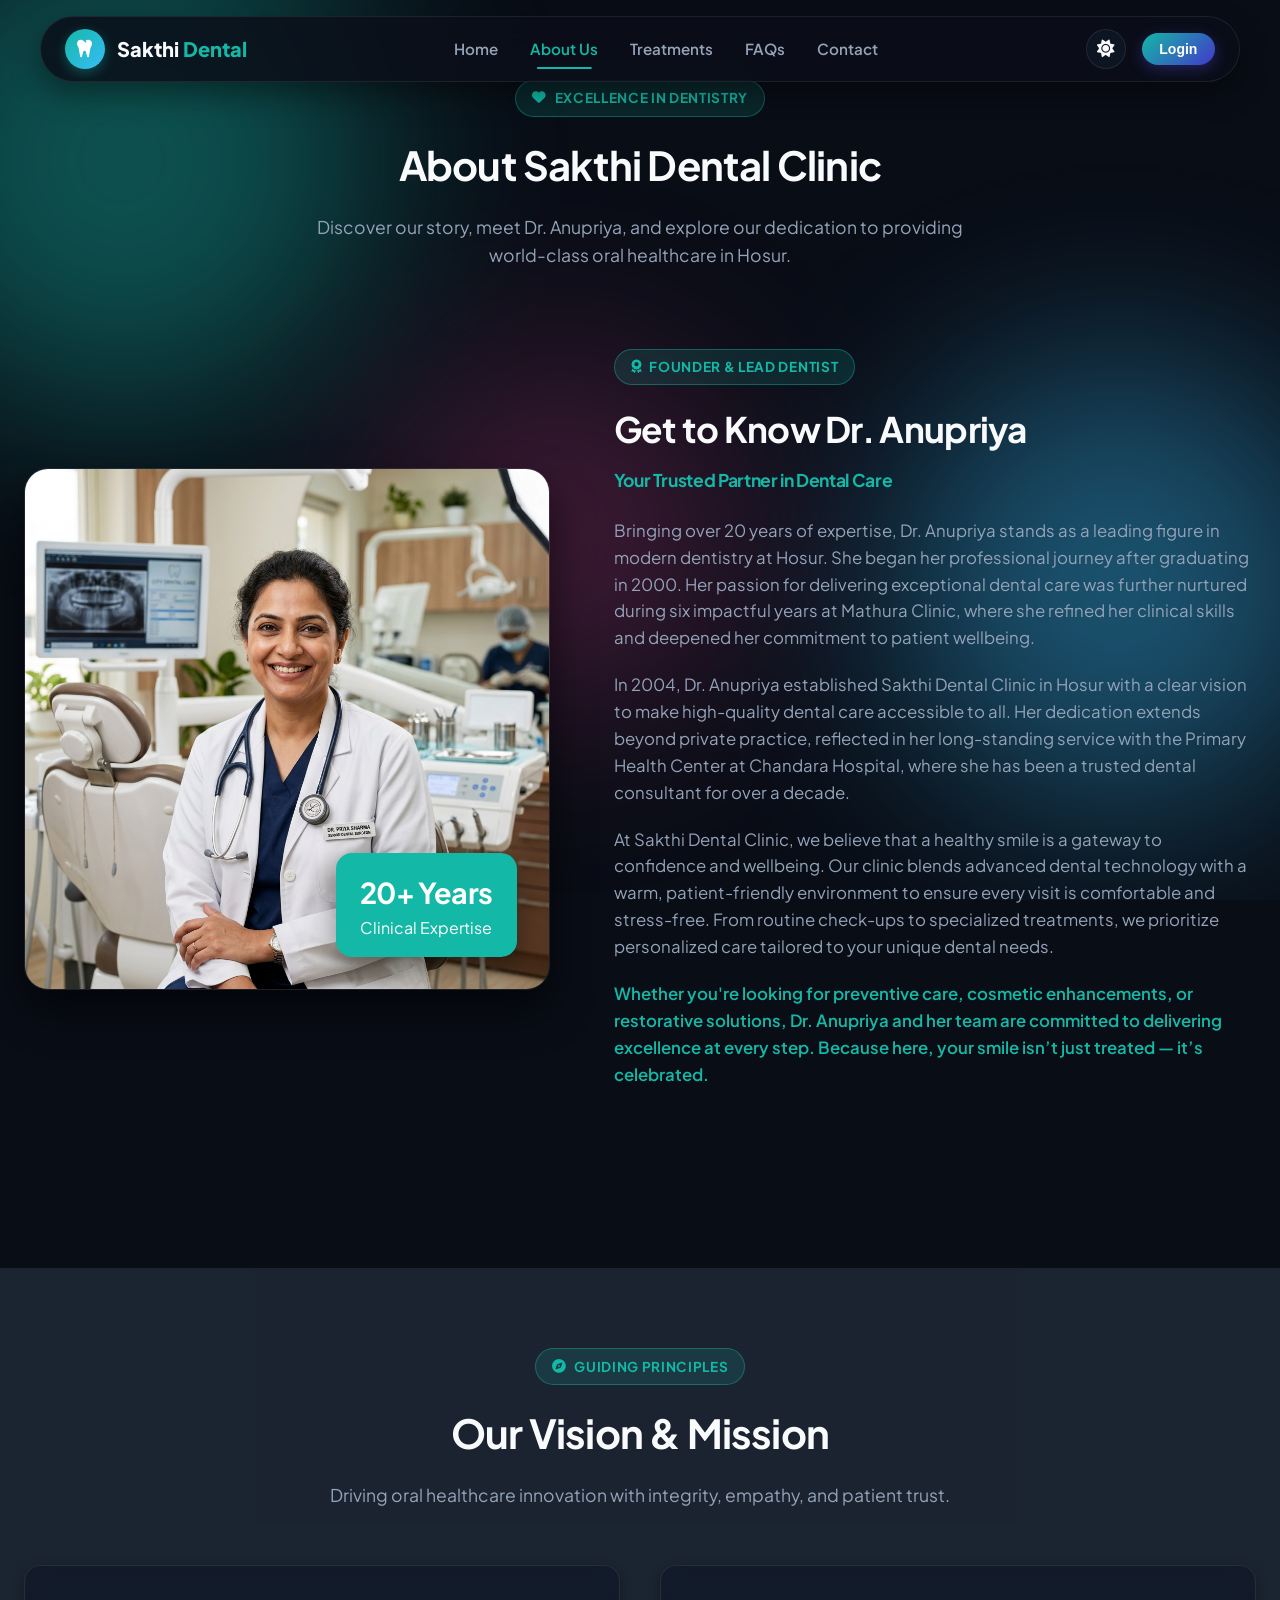
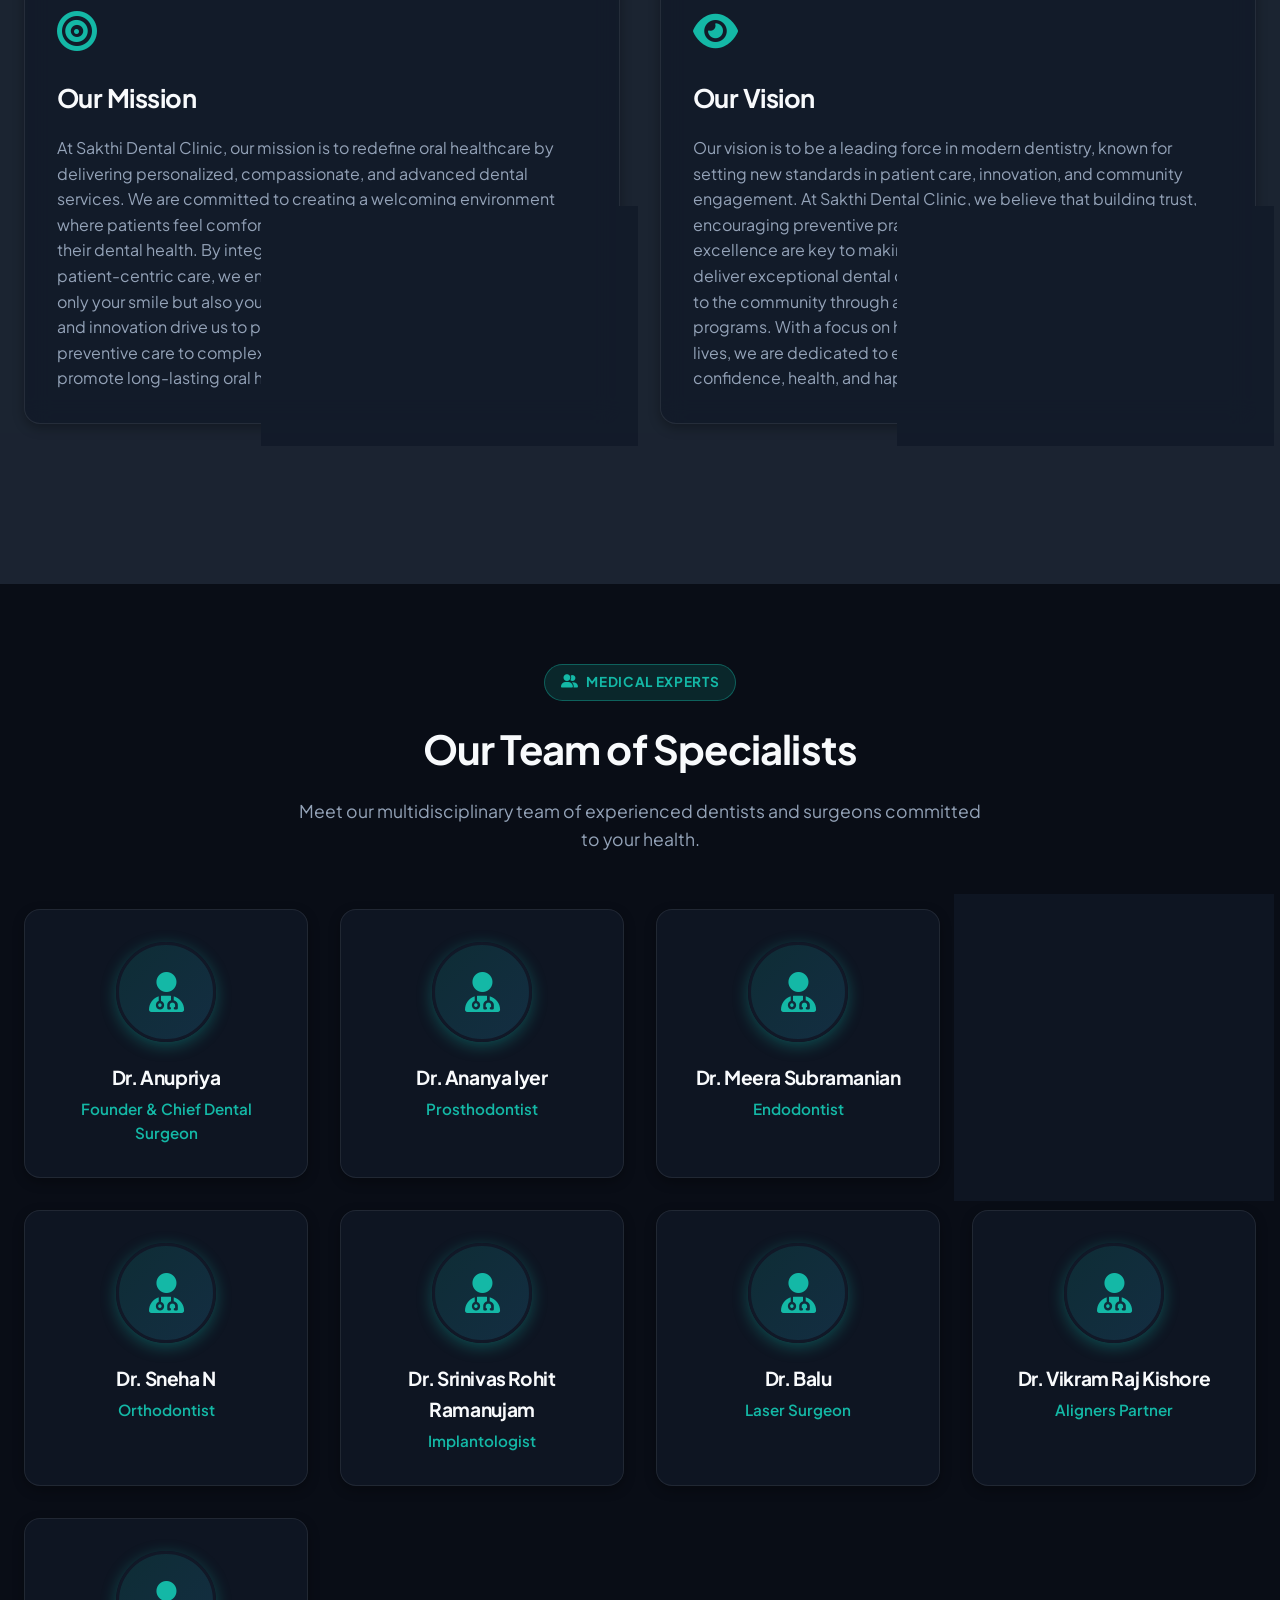
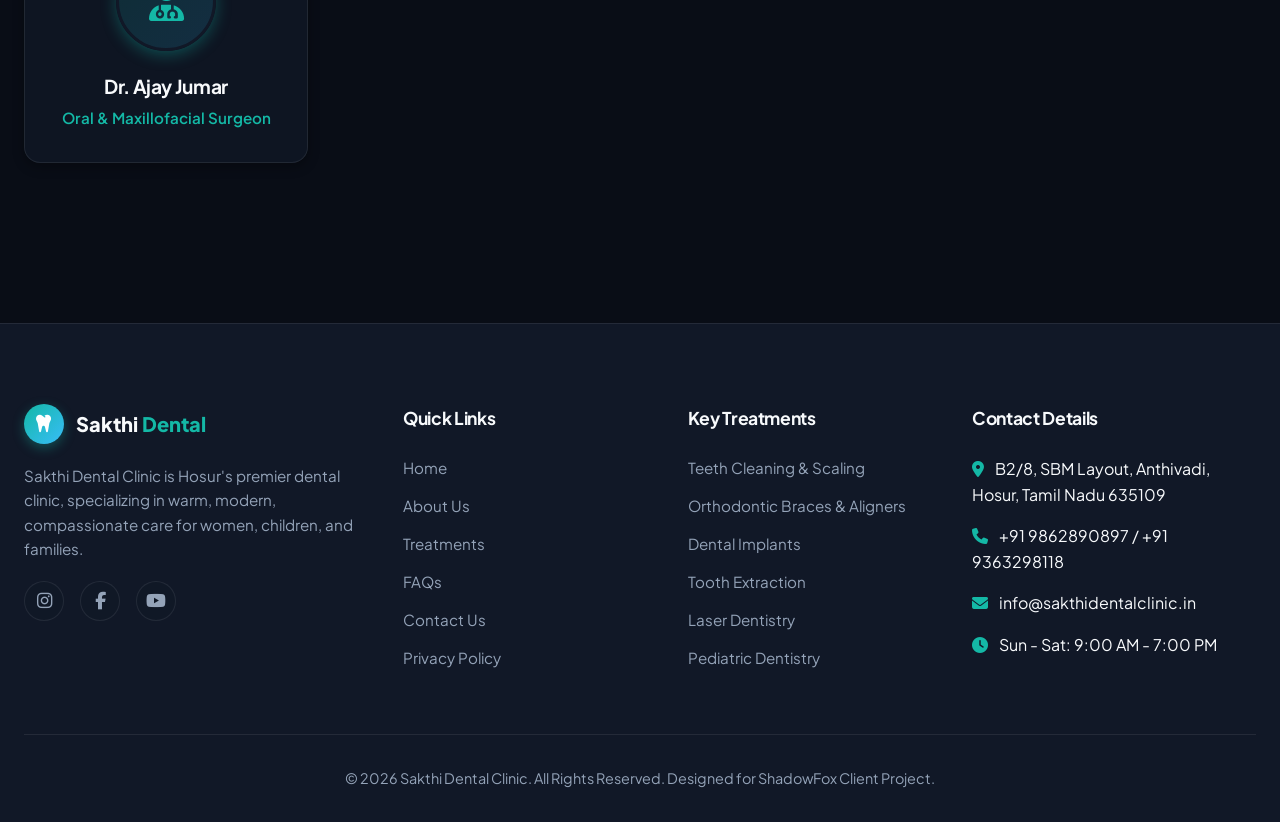
<file: about.html>
<!DOCTYPE html>
<html lang="en" data-theme="dark">
<head>
  <meta charset="UTF-8">
  <meta name="viewport" content="width=device-width, initial-scale=1.0">
  <title>About Us - Dr. Anupriya & Team | Sakthi Dental Clinic Hosur</title>
  <meta name="description" content="Learn about Dr. Anupriya (Founder) with 20+ years of dental excellence in Hosur, our vision & mission, and our specialist team of 9 doctors at Sakthi Dental Clinic.">
  
  <link rel="stylesheet" href="https://cdnjs.cloudflare.com/ajax/libs/font-awesome/6.4.0/css/all.min.css">
  <link rel="stylesheet" href="style.css">
</head>
<body>

  <!-- Ambient Animated Background -->
  <div class="ambient-bg">
    <div class="blob blob-1"></div>
    <div class="blob blob-2"></div>
    <div class="blob blob-3"></div>
  </div>

  <!-- Header / Navbar -->
  <header class="header">
    <div class="nav-container">
      <a href="index.html" class="logo">
        <div class="logo-icon"><i class="fa-solid fa-tooth"></i></div>
        <div class="logo-text">Sakthi <span>Dental</span></div>
      </a>

      <!-- GUEST NAV MENU (Before Login) -->
      <nav class="nav-menu nav-menu-guest" id="guestNavMenu">
        <a href="index.html" class="nav-link">Home</a>
        <a href="about.html" class="nav-link active">About Us</a>
        <a href="treatments.html" class="nav-link">Treatments</a>
        <a href="faqs.html" class="nav-link">FAQs</a>
        <a href="contact.html" class="nav-link">Contact</a>
      </nav>

      <!-- AUTHENTICATED NAV MENU (After Login) -->
      <nav class="nav-menu nav-menu-user" id="userNavMenu" style="display: none;">
        <a href="index.html#my-appointments" class="nav-link"><i class="fa-solid fa-calendar-check" style="font-size: 0.85rem;"></i> My Bookings <span class="apt-badge-count red-alert-badge" style="display: none;"></span></a>
        <a href="index.html#appointment" class="nav-link trigger-appointment"><i class="fa-solid fa-calendar-plus" style="font-size: 0.85rem;"></i> Fix an Appointment</a>
        <a href="about.html#doctors" class="nav-link active"><i class="fa-solid fa-user-doctor" style="font-size: 0.85rem;"></i> Our Team</a>
        <a href="treatments.html" class="nav-link"><i class="fa-solid fa-kit-medical" style="font-size: 0.85rem;"></i> Treatments</a>
      </nav>

      <div class="nav-actions">
        <!-- Fix an Appointment Button (Visible ONLY After Login) -->
        <button class="btn btn-primary trigger-appointment user-apt-btn" id="userAptBtn" style="display: none;">
          <i class="fa-solid fa-calendar-plus"></i> Fix an Appointment
        </button>

        <!-- Dark Mode Toggle Button -->
        <button class="theme-toggle-btn" aria-label="Toggle Theme">
          <i class="fa-solid fa-moon"></i>
        </button>

        <!-- Direct Logout Button (Visible ONLY After Login: Text Only) -->
        <button class="btn-header-logout logout-btn" id="navHeaderLogoutBtn" style="display: none;">
          Logout
        </button>

        <!-- Guest State Auth Button (Before Login) -->
        <div class="auth-guest-actions" id="navGuestActions">
          <button class="btn btn-nav-auth btn-primary-auth open-auth-btn" data-auth-mode="signin">
            Login
          </button>
        </div>

        <!-- Authenticated User Profile Dropdown (After Login) -->
        <div class="auth-user-dropdown" id="navUserDropdown" style="display: none;">
          <button class="user-profile-badge-btn" id="userProfileBadgeBtn" aria-label="User Profile Menu">
            <div class="user-avatar-circle" id="navUserAvatar">JD</div>
            <div class="user-meta-info">
              <span class="user-nav-name" id="navUserName">Jane Doe</span>
              <span class="user-nav-role-badge" id="navUserRole">Patient</span>
            </div>
            <i class="fa-solid fa-chevron-down dropdown-arrow"></i>
          </button>
          <div class="user-dropdown-menu" id="userDropdownMenu">
            <div class="dropdown-header">
              <strong id="dropdownUserFullName">Jane Doe</strong>
              <span id="dropdownUserEmail">jane@example.com</span>
            </div>
            <div class="dropdown-divider"></div>
            <a href="index.html#my-appointments" class="dropdown-item">
              <i class="fa-solid fa-calendar-check"></i> My Appointments
            </a>
            <a href="contact.html" class="dropdown-item">
              <i class="fa-solid fa-file-medical"></i> Medical Records
            </a>
            <div class="dropdown-divider"></div>
            <button class="dropdown-item logout-btn" id="logoutBtn">
              <i class="fa-solid fa-right-from-bracket"></i> Sign Out
            </button>
          </div>
        </div>

        <button class="hamburger" aria-label="Open Navigation Drawer">
          <i class="fa-solid fa-bars-staggered"></i>
        </button>
      </div>
    </div>
  </header>

  <!-- Mobile Navigation Drawer -->
  <div class="drawer-overlay"></div>
  <div class="mobile-drawer">
    <div>
      <div class="drawer-header">
        <div class="logo">
          <div class="logo-icon"><i class="fa-solid fa-tooth"></i></div>
          <div class="logo-text">Sakthi <span>Dental</span></div>
        </div>
        <button class="close-drawer-btn" aria-label="Close Drawer"><i class="fa-solid fa-xmark"></i></button>
      </div>

      <!-- GUEST MOBILE NAV LIST (Before Login) -->
      <div class="mobile-nav-list mobile-nav-guest" id="mobileNavGuest">
        <a href="index.html#home" class="mobile-nav-link"><i class="fa-solid fa-house"></i> Home</a>
        <a href="about.html" class="mobile-nav-link active"><i class="fa-solid fa-info-circle"></i> About Us</a>
        <a href="treatments.html" class="mobile-nav-link"><i class="fa-solid fa-kit-medical"></i> Treatments</a>
        <a href="index.html#doctors" class="mobile-nav-link"><i class="fa-solid fa-user-doctor"></i> Our Team</a>
        <a href="faqs.html" class="mobile-nav-link"><i class="fa-solid fa-circle-question"></i> FAQs</a>
        <a href="contact.html" class="mobile-nav-link"><i class="fa-solid fa-paper-plane"></i> Contact Us</a>
      </div>

      <!-- AUTHENTICATED MOBILE NAV LIST (After Login) -->
      <div class="mobile-nav-list mobile-nav-user" id="mobileNavUser" style="display: none;">
        <a href="index.html#my-appointments" class="mobile-nav-link"><i class="fa-solid fa-calendar-check"></i> My Bookings</a>
        <a href="#appointment" class="mobile-nav-link trigger-appointment"><i class="fa-solid fa-calendar-plus"></i> Fix an Appointment</a>
        <a href="index.html#doctors" class="mobile-nav-link"><i class="fa-solid fa-user-doctor"></i> Our Team</a>
        <a href="treatments.html" class="mobile-nav-link"><i class="fa-solid fa-kit-medical"></i> Treatments</a>
        <a href="about.html" class="mobile-nav-link active"><i class="fa-solid fa-info-circle"></i> About Clinic</a>
        <a href="faqs.html" class="mobile-nav-link"><i class="fa-solid fa-circle-question"></i> FAQs</a>
        <a href="contact.html" class="mobile-nav-link"><i class="fa-solid fa-paper-plane"></i> Contact Us</a>
      </div>
    </div>

    <div style="margin-top: 1.5rem;" class="mobile-drawer-footer">
      <div class="mobile-drawer-auth" id="mobileDrawerAuth">
        <!-- Guest Login Button (Before Login) -->
        <div class="mobile-guest-auth" id="mobileGuestAuth">
          <button class="btn btn-primary-auth open-auth-btn" data-auth-mode="signin" style="width: 100%; display: flex; justify-content: center; align-items: center; gap: 8px; padding: 0.75rem 1rem; font-weight: 700;">
            <i class="fa-solid fa-right-to-bracket"></i> Login / Sign Up
          </button>
        </div>

        <!-- Authenticated Mobile User Card & Actions (After Login) -->
        <div class="mobile-user-auth" id="mobileUserAuth" style="display: none;">
          <div class="mobile-user-card open-profile-modal-btn">
            <div class="user-avatar-circle" id="mobileUserAvatar">JD</div>
            <div style="flex: 1;">
              <div class="user-nav-name" id="mobileUserName" style="font-weight: 700; color: #ffffff;">Jane Doe</div>
              <div class="user-nav-role-badge" id="mobileUserRole" style="font-size: 0.75rem; color: var(--primary);">Patient Profile</div>
            </div>
            <i class="fa-solid fa-chevron-right" style="color: rgba(255,255,255,0.4); font-size: 0.85rem;"></i>
          </div>
          <button class="btn btn-outline-auth logout-btn" style="width: 100%; margin-top: 6px;">
            <i class="fa-solid fa-right-from-bracket"></i> Logout
          </button>
        </div>
      </div>

      <!-- Quick Emergency Call Link inside Mobile Drawer -->
      <a href="tel:04344222333" class="mobile-drawer-call-btn">
        <i class="fa-solid fa-phone"></i> Call Emergency: 04344-222333
      </a>
    </div>
  </div>

  <!-- Page Header -->
  <section class="page-offset section" style="padding-bottom: 2rem;">
    <div class="container">
      <div class="section-header" style="margin-bottom: 2rem;">
        <div class="badge"><i class="fa-solid fa-heart"></i> Excellence in Dentistry</div>
        <h1 class="section-title">About Sakthi Dental Clinic</h1>
        <p class="section-subtitle">Discover our story, meet Dr. Anupriya, and explore our dedication to providing world-class oral healthcare in Hosur.</p>
      </div>
    </div>
  </section>

  <!-- Doctor Bio Section -->
  <section class="section" style="padding-top: 1rem;">
    <div class="container">
      <div class="about-hero">
        <div class="doctor-img-frame">
          <img src="./assets/images/dr_anupriya.jpg" alt="Dr. Anupriya Founder Sakthi Dental Clinic Hosur">
          <div class="experience-badge">
            <h3>20+ Years</h3>
            <p>Clinical Expertise</p>
          </div>
        </div>

        <div class="about-bio">
          <div class="badge"><i class="fa-solid fa-award"></i> Founder & Lead Dentist</div>
          <h2>Get to Know Dr. Anupriya</h2>
          <h4>Your Trusted Partner in Dental Care</h4>

          <p>
            Bringing over 20 years of expertise, Dr. Anupriya stands as a leading figure in modern dentistry at Hosur. She began her professional journey after graduating in 2000. Her passion for delivering exceptional dental care was further nurtured during six impactful years at Mathura Clinic, where she refined her clinical skills and deepened her commitment to patient wellbeing.
          </p>
          <p>
            In 2004, Dr. Anupriya established Sakthi Dental Clinic in Hosur with a clear vision to make high-quality dental care accessible to all. Her dedication extends beyond private practice, reflected in her long-standing service with the Primary Health Center at Chandara Hospital, where she has been a trusted dental consultant for over a decade.
          </p>
          <p>
            At Sakthi Dental Clinic, we believe that a healthy smile is a gateway to confidence and wellbeing. Our clinic blends advanced dental technology with a warm, patient-friendly environment to ensure every visit is comfortable and stress-free. From routine check-ups to specialized treatments, we prioritize personalized care tailored to your unique dental needs.
          </p>
          <p style="font-weight: 600; color: var(--primary);">
            Whether you're looking for preventive care, cosmetic enhancements, or restorative solutions, Dr. Anupriya and her team are committed to delivering excellence at every step. Because here, your smile isn’t just treated — it’s celebrated.
          </p>
        </div>
      </div>
    </div>
  </section>

  <!-- Vision & Mission -->
  <section class="section" style="background: var(--bg-card-hover);">
    <div class="container">
      <div class="section-header">
        <div class="badge"><i class="fa-solid fa-compass"></i> Guiding Principles</div>
        <h2 class="section-title">Our Vision & Mission</h2>
        <p class="section-subtitle">Driving oral healthcare innovation with integrity, empathy, and patient trust.</p>
      </div>

      <div class="vision-mission-grid">
        <div class="glass-card vm-card">
          <div class="vm-icon"><i class="fa-solid fa-bullseye"></i></div>
          <h3>Our Mission</h3>
          <p>
            At Sakthi Dental Clinic, our mission is to redefine oral healthcare by delivering personalized, compassionate, and advanced dental services. We are committed to creating a welcoming environment where patients feel comfortable and confident in taking charge of their dental health. By integrating state-of-the-art technology with patient-centric care, we ensure that every treatment enhances not only your smile but also your overall well-being. Continuous learning and innovation drive us to provide comprehensive solutions, from preventive care to complex dental procedures, all designed to promote long-lasting oral health.
          </p>
        </div>

        <div class="glass-card vm-card">
          <div class="vm-icon"><i class="fa-solid fa-eye"></i></div>
          <h3>Our Vision</h3>
          <p>
            Our vision is to be a leading force in modern dentistry, known for setting new standards in patient care, innovation, and community engagement. At Sakthi Dental Clinic, we believe that building trust, encouraging preventive practices, and fostering a culture of excellence are key to making a lasting impact. We aspire to not only deliver exceptional dental outcomes but also to contribute positively to the community through awareness initiatives and outreach programs. With a focus on holistic care and a passion for brightening lives, we are dedicated to ensuring that every smile we treat reflects confidence, health, and happiness.
          </p>
        </div>
      </div>
    </div>
  </section>

  <!-- Doctor Team Section -->
  <section class="section" id="doctors" style="scroll-margin-top: 100px;">
    <div class="container">
      <div class="section-header">
        <div class="badge"><i class="fa-solid fa-user-group"></i> Medical Experts</div>
        <h2 class="section-title">Our Team of Specialists</h2>
        <p class="section-subtitle">Meet our multidisciplinary team of experienced dentists and surgeons committed to your health.</p>
      </div>

      <div class="doctors-grid">
        <div class="glass-card doctor-card">
          <div class="doctor-avatar"><i class="fa-solid fa-user-doctor"></i></div>
          <h4>Dr. Anupriya</h4>
          <span>Founder & Chief Dental Surgeon</span>
        </div>

        <div class="glass-card doctor-card">
          <div class="doctor-avatar"><i class="fa-solid fa-user-doctor"></i></div>
          <h4>Dr. Ananya Iyer</h4>
          <span>Prosthodontist</span>
        </div>

        <div class="glass-card doctor-card">
          <div class="doctor-avatar"><i class="fa-solid fa-user-doctor"></i></div>
          <h4>Dr. Meera Subramanian</h4>
          <span>Endodontist</span>
        </div>

        <div class="glass-card doctor-card">
          <div class="doctor-avatar"><i class="fa-solid fa-user-doctor"></i></div>
          <h4>Dr. Arvind Kumar</h4>
          <span>Dental Surgeon</span>
        </div>

        <div class="glass-card doctor-card">
          <div class="doctor-avatar"><i class="fa-solid fa-user-doctor"></i></div>
          <h4>Dr. Sneha N</h4>
          <span>Orthodontist</span>
        </div>

        <div class="glass-card doctor-card">
          <div class="doctor-avatar"><i class="fa-solid fa-user-doctor"></i></div>
          <h4>Dr. Srinivas Rohit Ramanujam</h4>
          <span>Implantologist</span>
        </div>

        <div class="glass-card doctor-card">
          <div class="doctor-avatar"><i class="fa-solid fa-user-doctor"></i></div>
          <h4>Dr. Balu</h4>
          <span>Laser Surgeon</span>
        </div>

        <div class="glass-card doctor-card">
          <div class="doctor-avatar"><i class="fa-solid fa-user-doctor"></i></div>
          <h4>Dr. Vikram Raj Kishore</h4>
          <span>Aligners Partner</span>
        </div>

        <div class="glass-card doctor-card">
          <div class="doctor-avatar"><i class="fa-solid fa-user-doctor"></i></div>
          <h4>Dr. Ajay Jumar</h4>
          <span>Oral & Maxillofacial Surgeon</span>
        </div>
      </div>
    </div>
  </section>

  <!-- Global Appointment Modal -->
  <div class="modal-overlay" id="appointmentModal">
    <div class="modal-card">
      <button class="close-modal-btn"><i class="fa-solid fa-xmark"></i></button>
      <div style="text-align: center; margin-bottom: 1.5rem;">
        <div class="badge"><i class="fa-solid fa-calendar-check"></i> Sakthi Dental Clinic</div>
        <h2 style="font-size: 1.8rem;">Fix an Appointment</h2>
        <p style="color: var(--text-muted); font-size: 0.95rem;">Select your preferred date & time. We will get in touch to confirm!</p>
      </div>

      <form id="appointmentForm">
        <div class="form-group">
          <label for="aptName">Full Name *</label>
          <input type="text" id="aptName" class="form-control" placeholder="Enter your full name" required>
        </div>

        <div class="form-group">
          <label for="aptPhone">Phone Number *</label>
          <input type="tel" id="aptPhone" class="form-control" placeholder="Enter your 10-digit mobile number" required>
        </div>

        <div class="form-group" style="display: grid; grid-template-columns: 1fr 1fr; gap: 1rem;">
          <div>
            <label for="aptDate">Preferred Date *</label>
            <input type="date" id="aptDate" class="form-control" required>
          </div>
          <div>
            <label for="aptDoctor">Doctor Preference</label>
            <select id="aptDoctor" class="form-control">
              <option value="Dr. Anupriya">Dr. Anupriya (Founder)</option>
              <option value="Dr. Ananya Iyer">Dr. Ananya Iyer</option>
              <option value="Dr. Meera Subramanian">Dr. Meera Subramanian</option>
              <option value="Dr. Arvind Kumar">Dr. Arvind Kumar</option>
              <option value="Dr. Sneha N">Dr. Sneha N</option>
              <option value="Dr. Srinivas Rohit">Dr. Srinivas Rohit</option>
              <option value="Dr. Balu">Dr. Balu (Laser Specialist)</option>
              <option value="Dr. Vikram Raj">Dr. Vikram Raj Kishore</option>
              <option value="Dr. Ajay Jumar">Dr. Ajay Jumar</option>
            </select>
          </div>
        </div>

        <div class="form-group">
          <label for="aptService">Service / Treatment Required</label>
          <select id="aptService" class="form-control">
            <option value="General Consultation">General Consultation</option>
            <option value="Teeth Cleaning">Teeth Cleaning & Scaling</option>
            <option value="Orthodontic Braces">Braces & Aligners</option>
            <option value="Tooth Extraction">Tooth Extraction</option>
            <option value="Dental Implants">Dental Implants</option>
            <option value="Laser Care">Laser Dentistry</option>
            <option value="Pediatric Care">Pediatric Care</option>
          </select>
        </div>

        <button type="submit" class="btn btn-primary" style="width: 100%; margin-top: 1rem;">
          <i class="fa-solid fa-paper-plane"></i> Submit Appointment Request
        </button>
      </form>
    </div>
  </div>

  <!-- Footer -->
  <footer class="footer">
    <div class="container">
      <div class="footer-grid">
        <div class="footer-brand">
          <a href="index.html" class="logo">
            <div class="logo-icon"><i class="fa-solid fa-tooth"></i></div>
            <div class="logo-text">Sakthi <span>Dental</span></div>
          </a>
          <p>Sakthi Dental Clinic is Hosur's premier dental clinic, specializing in warm, modern, compassionate care for women, children, and families.</p>
          <div class="social-links">
            <a href="#" class="social-icon" aria-label="Instagram"><i class="fa-brands fa-instagram"></i></a>
            <a href="#" class="social-icon" aria-label="Facebook"><i class="fa-brands fa-facebook-f"></i></a>
            <a href="#" class="social-icon" aria-label="YouTube"><i class="fa-brands fa-youtube"></i></a>
          </div>
        </div>

        <div class="footer-column">
          <h4>Quick Links</h4>
          <div class="footer-links">
            <a href="index.html">Home</a>
            <a href="about.html">About Us</a>
            <a href="treatments.html">Treatments</a>
            <a href="faqs.html">FAQs</a>
            <a href="contact.html">Contact Us</a>
            <a href="privacy.html">Privacy Policy</a>
          </div>
        </div>

        <div class="footer-column">
          <h4>Key Treatments</h4>
          <div class="footer-links">
            <a href="treatments.html">Teeth Cleaning & Scaling</a>
            <a href="treatments.html">Orthodontic Braces & Aligners</a>
            <a href="treatments.html">Dental Implants</a>
            <a href="treatments.html">Tooth Extraction</a>
            <a href="treatments.html">Laser Dentistry</a>
            <a href="treatments.html">Pediatric Dentistry</a>
          </div>
        </div>

        <div class="footer-column">
          <h4>Contact Details</h4>
          <div class="footer-links" style="gap: 1rem;">
            <p><i class="fa-solid fa-location-dot" style="color: var(--primary); margin-right: 8px;"></i> B2/8, SBM Layout, Anthivadi, Hosur, Tamil Nadu 635109</p>
            <p><i class="fa-solid fa-phone" style="color: var(--primary); margin-right: 8px;"></i> +91 9862890897 / +91 9363298118</p>
            <p><i class="fa-solid fa-envelope" style="color: var(--primary); margin-right: 8px;"></i> info@sakthidentalclinic.in</p>
            <p><i class="fa-solid fa-clock" style="color: var(--primary); margin-right: 8px;"></i> Sun - Sat: 9:00 AM - 7:00 PM</p>
          </div>
        </div>
      </div>

      <div class="footer-bottom">
        <p>&copy; 2026 Sakthi Dental Clinic. All Rights Reserved. Designed for ShadowFox Client Project.</p>
      </div>
    </div>
  </footer>

  <!-- Auth Modal (Sign In / Sign Up Split Screen) -->
  <div class="modal-overlay" id="authModal">
    <div class="auth-modal-card">
      <button class="close-modal-btn close-auth-modal-btn" aria-label="Close Modal"><i class="fa-solid fa-xmark"></i></button>
      
      <div class="auth-card-body">
        <!-- Form Side -->
        <div class="auth-form-side">
          <!-- Auth Mode Tabs (Sign In / Sign Up) -->
          <div class="auth-mode-switch">
            <button type="button" class="auth-mode-btn active" id="tabBtnSignIn" data-tab="signin">Sign In</button>
            <button type="button" class="auth-mode-btn" id="tabBtnSignUp" data-tab="signup">Sign Up</button>
          </div>

          <!-- SIGN IN FORM -->
          <form id="signInForm" class="auth-form-content active">
            <div class="form-group">
              <label for="signInEmail">Email or Phone</label>
              <div class="input-icon-wrapper">
                <i class="fa-solid fa-envelope input-icon"></i>
                <input type="text" id="signInEmail" class="form-control with-icon" placeholder="you@example.com" required>
              </div>
            </div>

            <div class="form-group">
              <label for="signInPassword">Password</label>
              <div class="input-icon-wrapper">
                <i class="fa-solid fa-lock input-icon"></i>
                <input type="password" id="signInPassword" class="form-control with-icon with-eye" placeholder="Enter your password" required>
                <button type="button" class="toggle-password-btn" aria-label="Toggle Password Visibility">
                  <i class="fa-solid fa-eye"></i>
                </button>
              </div>
            </div>

            <div class="auth-options-row">
              <label class="checkbox-container">
                <input type="checkbox" id="rememberMe" checked>
                <span class="checkmark"></span>
                Remember me
              </label>
              <a href="#" class="forgot-link" id="forgotPasswordBtn">Forgot password?</a>
            </div>

            <button type="submit" class="btn btn-primary auth-submit-btn" id="signInSubmitBtn">
              Login
            </button>

            <!-- New User Guidance Card -->
            <div class="new-user-guidance-card">
              <div class="guidance-body">
                <i class="fa-solid fa-sparkles guidance-star-icon"></i>
                <div>
                  <strong>First time visiting Sakthi Dental?</strong>
                  <p>New patients can easily create a free account.</p>
                </div>
              </div>
              <button type="button" class="btn-guidance-signup" id="guidanceSignUpBtn">
                Go to Sign Up <i class="fa-solid fa-arrow-right"></i>
              </button>
            </div>

            <!-- Quick Demo Logins -->
            <div class="demo-auth-box">
              <div class="demo-box-title"><i class="fa-solid fa-lightbulb"></i> Quick Patient Demo:</div>
              <div class="demo-btn-group">
                <button type="button" class="demo-chip-btn" id="fillDemoPatient" style="width: 100%;">
                  <i class="fa-solid fa-user"></i> Auto-fill Patient Demo Login
                </button>
              </div>
            </div>

            <div class="auth-footer-switch">
              No account yet? <a href="#" id="switchToSignUpLink">Sign Up</a>
            </div>
          </form>

          <!-- SIGN UP FORM -->
          <form id="signUpForm" class="auth-form-content" style="display: none;">
            <div class="form-row-2col">
              <div class="form-group">
                <label for="signUpName" id="signUpNameLabel">Full Name</label>
                <div class="input-icon-wrapper">
                  <i class="fa-solid fa-user input-icon"></i>
                  <input type="text" id="signUpName" class="form-control with-icon" placeholder="Jane Doe" required>
                </div>
              </div>
              <div class="form-group">
                <label for="signUpPhone">Phone Number</label>
                <div class="input-icon-wrapper">
                  <i class="fa-solid fa-phone input-icon"></i>
                  <input type="tel" id="signUpPhone" class="form-control with-icon" placeholder="+91 98765 43210" required>
                </div>
              </div>
            </div>

            <div class="form-group">
              <label for="signUpEmail">Email Address</label>
              <div class="input-icon-wrapper">
                <i class="fa-solid fa-envelope input-icon"></i>
                <input type="email" id="signUpEmail" class="form-control with-icon" placeholder="you@example.com" required>
              </div>
            </div>

            <div class="form-group">
              <label for="signUpPassword">Password</label>
              <div class="input-icon-wrapper">
                <i class="fa-solid fa-lock input-icon"></i>
                <input type="password" id="signUpPassword" class="form-control with-icon with-eye" placeholder="Create a strong password" required>
                <button type="button" class="toggle-password-btn" aria-label="Toggle Password Visibility">
                  <i class="fa-solid fa-eye"></i>
                </button>
              </div>
            </div>

            <button type="submit" class="btn btn-success-auth auth-submit-btn" id="signUpSubmitBtn">
              Create Patient Account
            </button>

            <div class="auth-footer-switch">
              Already have an account? <a href="#" id="switchToSignInLink">Sign In</a>
            </div>
          </form>
        </div>

        <!-- Visual Side -->
        <div class="auth-visual-side">
          <img src="./assets/images/auth_banner.jpg" id="authVisualImg" class="auth-visual-img" alt="Sakthi Dental Clinic Showcase">
          <div class="auth-visual-overlay">
            <div class="auth-visual-header">
              <div class="logo">
                <div class="logo-icon"><i class="fa-solid fa-tooth"></i></div>
                <div class="logo-text">Sakthi <span>Dental</span></div>
              </div>
            </div>

            <div class="auth-visual-content">
              <div class="auth-network-pill" id="authNetworkPill">SAKTHI HEALTHCARE NETWORK</div>
              <h2 id="authVisualTitle">Painless Dental Care. Lifelong Healthy Smiles.</h2>
              <p id="authVisualSubtitle">Join Hosur's premier dental clinic. Access digital consultation history, doctor scheduling & treatment records instantly.</p>
            </div>
          </div>
        </div>
      </div>
    </div>
  </div>

  <script src="script.js" defer></script>
</body>
</html>
</file>
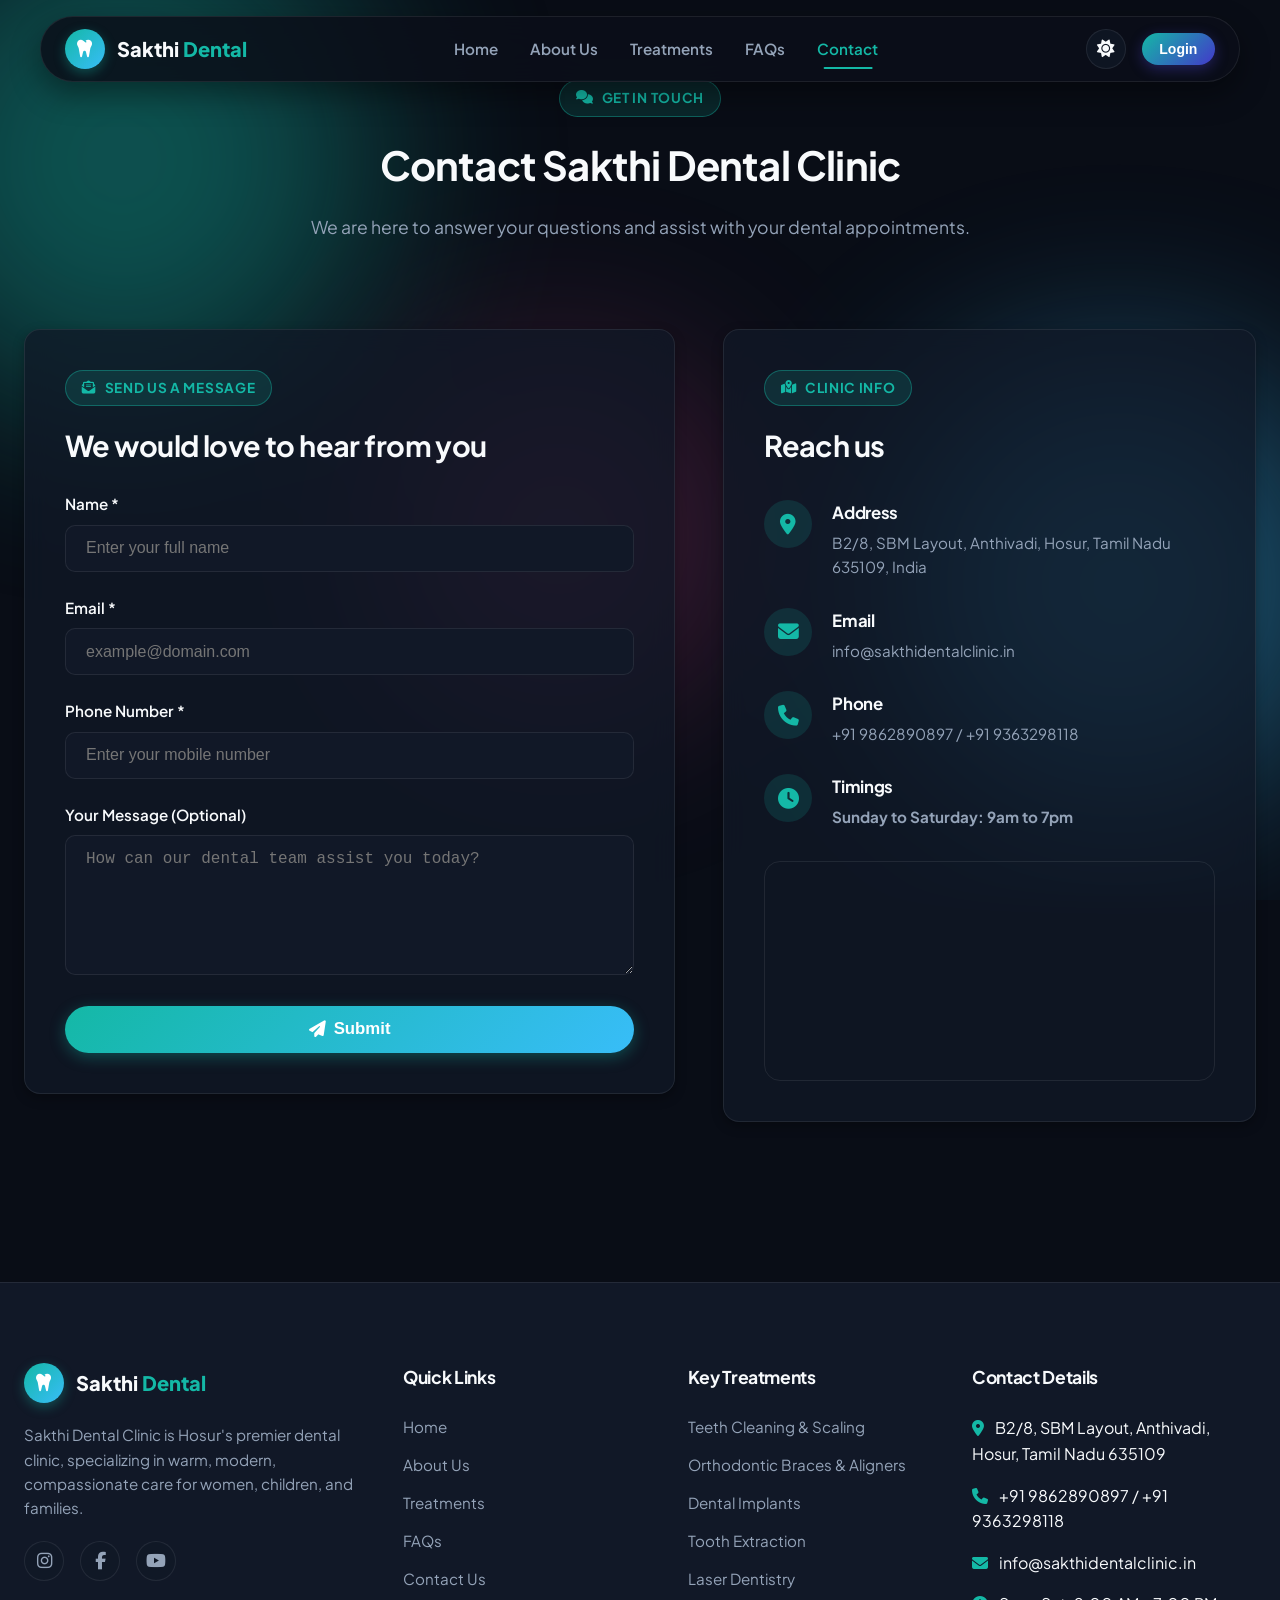
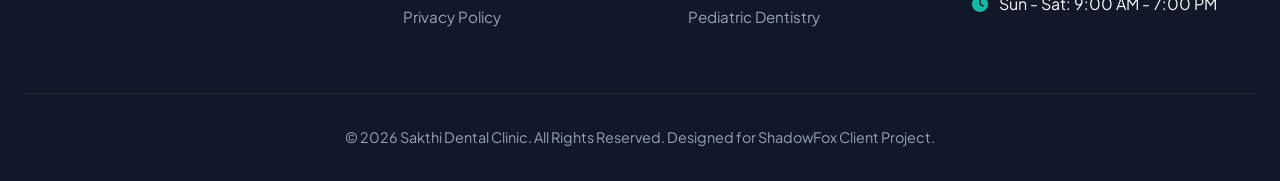
<file: contact.html>
<!DOCTYPE html>
<html lang="en" data-theme="dark">
<head>
  <meta charset="UTF-8">
  <meta name="viewport" content="width=device-width, initial-scale=1.0">
  <title>Contact Us - Sakthi Dental Clinic Hosur</title>
  <meta name="description" content="Get in touch with Sakthi Dental Clinic in Hosur. Book consultations, find clinic address, timings (Sun-Sat 9am-7pm), phone numbers and location map.">
  
  <link rel="stylesheet" href="https://cdnjs.cloudflare.com/ajax/libs/font-awesome/6.4.0/css/all.min.css">
  <link rel="stylesheet" href="style.css">
</head>
<body>

  <!-- Ambient Animated Background -->
  <div class="ambient-bg">
    <div class="blob blob-1"></div>
    <div class="blob blob-2"></div>
    <div class="blob blob-3"></div>
  </div>

  <!-- Header / Navbar -->
  <header class="header">
    <div class="nav-container">
      <a href="index.html" class="logo">
        <div class="logo-icon"><i class="fa-solid fa-tooth"></i></div>
        <div class="logo-text">Sakthi <span>Dental</span></div>
      </a>

      <!-- GUEST NAV MENU (Before Login) -->
      <nav class="nav-menu nav-menu-guest" id="guestNavMenu">
        <a href="index.html" class="nav-link">Home</a>
        <a href="about.html" class="nav-link">About Us</a>
        <a href="treatments.html" class="nav-link">Treatments</a>
        <a href="faqs.html" class="nav-link">FAQs</a>
        <a href="contact.html" class="nav-link active">Contact</a>
      </nav>

      <!-- AUTHENTICATED NAV MENU (After Login) -->
      <nav class="nav-menu nav-menu-user" id="userNavMenu" style="display: none;">
        <a href="index.html#my-appointments" class="nav-link"><i class="fa-solid fa-calendar-check" style="font-size: 0.85rem;"></i> My Bookings <span class="apt-badge-count red-alert-badge" style="display: none;"></span></a>
        <a href="index.html#appointment" class="nav-link trigger-appointment"><i class="fa-solid fa-calendar-plus" style="font-size: 0.85rem;"></i> Fix an Appointment</a>
        <a href="about.html#doctors" class="nav-link"><i class="fa-solid fa-user-doctor" style="font-size: 0.85rem;"></i> Our Team</a>
        <a href="treatments.html" class="nav-link"><i class="fa-solid fa-kit-medical" style="font-size: 0.85rem;"></i> Treatments</a>
      </nav>

      <div class="nav-actions">
        <!-- Fix an Appointment Button (Visible ONLY After Login) -->
        <button class="btn btn-primary trigger-appointment user-apt-btn" id="userAptBtn" style="display: none;">
          <i class="fa-solid fa-calendar-plus"></i> Fix an Appointment
        </button>

        <!-- Dark Mode Toggle Button -->
        <button class="theme-toggle-btn" aria-label="Toggle Theme">
          <i class="fa-solid fa-moon"></i>
        </button>

        <!-- Direct Logout Button (Visible ONLY After Login: Text Only) -->
        <button class="btn-header-logout logout-btn" id="navHeaderLogoutBtn" style="display: none;">
          Logout
        </button>

        <!-- Guest State Auth Button (Before Login) -->
        <div class="auth-guest-actions" id="navGuestActions">
          <button class="btn btn-nav-auth btn-primary-auth open-auth-btn" data-auth-mode="signin">
            Login
          </button>
        </div>

        <!-- Authenticated User Profile Dropdown (After Login) -->
        <div class="auth-user-dropdown" id="navUserDropdown" style="display: none;">
          <button class="user-profile-badge-btn" id="userProfileBadgeBtn" aria-label="User Profile Menu">
            <div class="user-avatar-circle" id="navUserAvatar">JD</div>
            <div class="user-meta-info">
              <span class="user-nav-name" id="navUserName">Jane Doe</span>
              <span class="user-nav-role-badge" id="navUserRole">Patient</span>
            </div>
            <i class="fa-solid fa-chevron-down dropdown-arrow"></i>
          </button>
          <div class="user-dropdown-menu" id="userDropdownMenu">
            <div class="dropdown-header">
              <strong id="dropdownUserFullName">Jane Doe</strong>
              <span id="dropdownUserEmail">jane@example.com</span>
            </div>
            <div class="dropdown-divider"></div>
            <a href="index.html#my-appointments" class="dropdown-item">
              <i class="fa-solid fa-calendar-check"></i> My Appointments
            </a>
            <a href="contact.html" class="dropdown-item">
              <i class="fa-solid fa-file-medical"></i> Medical Records
            </a>
            <div class="dropdown-divider"></div>
            <button class="dropdown-item logout-btn" id="logoutBtn">
              <i class="fa-solid fa-right-from-bracket"></i> Sign Out
            </button>
          </div>
        </div>

        <button class="hamburger" aria-label="Open Navigation Drawer">
          <i class="fa-solid fa-bars-staggered"></i>
        </button>
      </div>
    </div>
  </header>

  <!-- Mobile Navigation Drawer -->
  <div class="drawer-overlay"></div>
  <div class="mobile-drawer">
    <div>
      <div class="drawer-header">
        <div class="logo">
          <div class="logo-icon"><i class="fa-solid fa-tooth"></i></div>
          <div class="logo-text">Sakthi <span>Dental</span></div>
        </div>
        <button class="close-drawer-btn" aria-label="Close Drawer"><i class="fa-solid fa-xmark"></i></button>
      </div>

      <!-- GUEST MOBILE NAV LIST (Before Login) -->
      <div class="mobile-nav-list mobile-nav-guest" id="mobileNavGuest">
        <a href="index.html#home" class="mobile-nav-link"><i class="fa-solid fa-house"></i> Home</a>
        <a href="about.html" class="mobile-nav-link"><i class="fa-solid fa-info-circle"></i> About Us</a>
        <a href="treatments.html" class="mobile-nav-link"><i class="fa-solid fa-kit-medical"></i> Treatments</a>
        <a href="index.html#doctors" class="mobile-nav-link"><i class="fa-solid fa-user-doctor"></i> Our Team</a>
        <a href="faqs.html" class="mobile-nav-link"><i class="fa-solid fa-circle-question"></i> FAQs</a>
        <a href="contact.html" class="mobile-nav-link active"><i class="fa-solid fa-paper-plane"></i> Contact Us</a>
      </div>

      <!-- AUTHENTICATED MOBILE NAV LIST (After Login) -->
      <div class="mobile-nav-list mobile-nav-user" id="mobileNavUser" style="display: none;">
        <a href="index.html#my-appointments" class="mobile-nav-link"><i class="fa-solid fa-calendar-check"></i> My Bookings</a>
        <a href="#appointment" class="mobile-nav-link trigger-appointment"><i class="fa-solid fa-calendar-plus"></i> Fix an Appointment</a>
        <a href="index.html#doctors" class="mobile-nav-link"><i class="fa-solid fa-user-doctor"></i> Our Team</a>
        <a href="treatments.html" class="mobile-nav-link"><i class="fa-solid fa-kit-medical"></i> Treatments</a>
        <a href="about.html" class="mobile-nav-link"><i class="fa-solid fa-info-circle"></i> About Clinic</a>
        <a href="faqs.html" class="mobile-nav-link"><i class="fa-solid fa-circle-question"></i> FAQs</a>
        <a href="contact.html" class="mobile-nav-link active"><i class="fa-solid fa-paper-plane"></i> Contact Us</a>
      </div>
    </div>

    <div style="margin-top: 1.5rem;" class="mobile-drawer-footer">
      <div class="mobile-drawer-auth" id="mobileDrawerAuth">
        <!-- Guest Login Button (Before Login) -->
        <div class="mobile-guest-auth" id="mobileGuestAuth">
          <button class="btn btn-primary-auth open-auth-btn" data-auth-mode="signin" style="width: 100%; display: flex; justify-content: center; align-items: center; gap: 8px; padding: 0.75rem 1rem; font-weight: 700;">
            <i class="fa-solid fa-right-to-bracket"></i> Login / Sign Up
          </button>
        </div>

        <!-- Authenticated Mobile User Card & Actions (After Login) -->
        <div class="mobile-user-auth" id="mobileUserAuth" style="display: none;">
          <div class="mobile-user-card open-profile-modal-btn">
            <div class="user-avatar-circle" id="mobileUserAvatar">JD</div>
            <div style="flex: 1;">
              <div class="user-nav-name" id="mobileUserName" style="font-weight: 700; color: #ffffff;">Jane Doe</div>
              <div class="user-nav-role-badge" id="mobileUserRole" style="font-size: 0.75rem; color: var(--primary);">Patient Profile</div>
            </div>
            <i class="fa-solid fa-chevron-right" style="color: rgba(255,255,255,0.4); font-size: 0.85rem;"></i>
          </div>
          <button class="btn btn-outline-auth logout-btn" style="width: 100%; margin-top: 6px;">
            <i class="fa-solid fa-right-from-bracket"></i> Logout
          </button>
        </div>
      </div>

      <!-- Quick Emergency Call Link inside Mobile Drawer -->
      <a href="tel:04344222333" class="mobile-drawer-call-btn">
        <i class="fa-solid fa-phone"></i> Call Emergency: 04344-222333
      </a>
    </div>
  </div>

  <!-- Page Header -->
  <section class="page-offset section" style="padding-bottom: 2rem;">
    <div class="container">
      <div class="section-header" style="margin-bottom: 2.5rem;">
        <div class="badge"><i class="fa-solid fa-comments"></i> Get in Touch</div>
        <h1 class="section-title">Contact Sakthi Dental Clinic</h1>
        <p class="section-subtitle">We are here to answer your questions and assist with your dental appointments.</p>
      </div>
    </div>
  </section>

  <!-- Main Contact Section -->
  <section class="section" style="padding-top: 1rem;">
    <div class="container">
      <div class="contact-grid">
        
        <!-- Left Side: Contact Form -->
        <div class="glass-card contact-form-card">
          <div class="badge"><i class="fa-solid fa-envelope-open-text"></i> Send Us A Message</div>
          <h2 style="font-size: 1.8rem; margin-bottom: 1.5rem;">We would love to hear from you</h2>

          <form id="clinicContactForm">
            <div class="form-group">
              <label for="contactName">Name *</label>
              <input type="text" id="contactName" class="form-control" placeholder="Enter your full name" required>
            </div>

            <div class="form-group">
              <label for="contactEmail">Email *</label>
              <input type="email" id="contactEmail" class="form-control" placeholder="example@domain.com" required>
            </div>

            <div class="form-group">
              <label for="contactPhone">Phone Number *</label>
              <input type="tel" id="contactPhone" class="form-control" placeholder="Enter your mobile number" required>
            </div>

            <div class="form-group">
              <label for="contactMessage">Your Message (Optional)</label>
              <textarea id="contactMessage" class="form-control" placeholder="How can our dental team assist you today?"></textarea>
            </div>

            <button type="submit" class="btn btn-primary" style="width: 100%; font-size: 1.05rem; padding: 0.85rem;">
              <i class="fa-solid fa-paper-plane"></i> Submit
            </button>
          </form>
        </div>

        <!-- Right Side: Clinic Info & Map -->
        <div class="glass-card contact-info-card">
          <div class="badge"><i class="fa-solid fa-map-location-dot"></i> Clinic Info</div>
          <h2 style="font-size: 1.8rem; margin-bottom: 1.5rem;">Reach us</h2>

          <div class="info-list">
            <div class="info-item">
              <div class="info-icon"><i class="fa-solid fa-location-dot"></i></div>
              <div class="info-content">
                <h4>Address</h4>
                <p>B2/8, SBM Layout, Anthivadi, Hosur, Tamil Nadu 635109, India</p>
              </div>
            </div>

            <div class="info-item">
              <div class="info-icon"><i class="fa-solid fa-envelope"></i></div>
              <div class="info-content">
                <h4>Email</h4>
                <p><a href="mailto:info@sakthidentalclinic.in">info@sakthidentalclinic.in</a></p>
              </div>
            </div>

            <div class="info-item">
              <div class="info-icon"><i class="fa-solid fa-phone"></i></div>
              <div class="info-content">
                <h4>Phone</h4>
                <p><a href="tel:+919862890897">+91 9862890897</a> / <a href="tel:+919363298118">+91 9363298118</a></p>
              </div>
            </div>

            <div class="info-item">
              <div class="info-icon"><i class="fa-solid fa-clock"></i></div>
              <div class="info-content">
                <h4>Timings</h4>
                <p><strong>Sunday to Saturday: 9am to 7pm</strong></p>
              </div>
            </div>
          </div>

          <!-- Location Map Frame -->
          <div style="margin-top: 2rem; border-radius: var(--radius-md); overflow: hidden; border: 1px solid var(--border-color); height: 220px;">
            <iframe 
              src="https://www.google.com/maps/embed?pb=!1m18!1m12!1m3!1d15569.215894172535!2d77.828!3d12.735!2m3!1f0!2f0!3f0!3m2!1i1024!2i768!4f13.1!3m3!1m2!1s0x3bae713f02bdf555%3A0x6b7b6290bd04e9c1!2sHosur%2C%20Tamil%20Nadu!5e0!3m2!1sen!2sin!4v1700000000000!5m2!1sen!2sin" 
              width="100%" 
              height="100%" 
              style="border:0;" 
              allowfullscreen="" 
              loading="lazy" 
              referrerpolicy="no-referrer-when-downgrade">
            </iframe>
          </div>
        </div>

      </div>
    </div>
  </section>

  <!-- Global Appointment Modal -->
  <div class="modal-overlay" id="appointmentModal">
    <div class="modal-card">
      <button class="close-modal-btn"><i class="fa-solid fa-xmark"></i></button>
      <div style="text-align: center; margin-bottom: 1.5rem;">
        <div class="badge"><i class="fa-solid fa-calendar-check"></i> Sakthi Dental Clinic</div>
        <h2 style="font-size: 1.8rem;">Fix an Appointment</h2>
        <p style="color: var(--text-muted); font-size: 0.95rem;">Select your preferred date & time. We will get in touch to confirm!</p>
      </div>

      <form id="appointmentForm">
        <div class="form-group">
          <label for="aptName">Full Name *</label>
          <input type="text" id="aptName" class="form-control" placeholder="Enter your full name" required>
        </div>

        <div class="form-group">
          <label for="aptPhone">Phone Number *</label>
          <input type="tel" id="aptPhone" class="form-control" placeholder="Enter your 10-digit mobile number" required>
        </div>

        <div class="form-group" style="display: grid; grid-template-columns: 1fr 1fr; gap: 1rem;">
          <div>
            <label for="aptDate">Preferred Date *</label>
            <input type="date" id="aptDate" class="form-control" required>
          </div>
          <div>
            <label for="aptDoctor">Doctor Preference</label>
            <select id="aptDoctor" class="form-control">
              <option value="Dr. Anupriya">Dr. Anupriya (Founder)</option>
              <option value="Dr. Ananya Iyer">Dr. Ananya Iyer</option>
              <option value="Dr. Meera Subramanian">Dr. Meera Subramanian</option>
              <option value="Dr. Arvind Kumar">Dr. Arvind Kumar</option>
              <option value="Dr. Sneha N">Dr. Sneha N</option>
              <option value="Dr. Srinivas Rohit">Dr. Srinivas Rohit</option>
              <option value="Dr. Balu">Dr. Balu (Laser Specialist)</option>
              <option value="Dr. Vikram Raj">Dr. Vikram Raj Kishore</option>
              <option value="Dr. Ajay Jumar">Dr. Ajay Jumar</option>
            </select>
          </div>
        </div>

        <div class="form-group">
          <label for="aptService">Service / Treatment Required</label>
          <select id="aptService" class="form-control">
            <option value="General Consultation">General Consultation</option>
            <option value="Teeth Cleaning">Teeth Cleaning & Scaling</option>
            <option value="Orthodontic Braces">Braces & Aligners</option>
            <option value="Tooth Extraction">Tooth Extraction</option>
            <option value="Dental Implants">Dental Implants</option>
            <option value="Laser Care">Laser Dentistry</option>
            <option value="Pediatric Care">Pediatric Care</option>
          </select>
        </div>

        <button type="submit" class="btn btn-primary" style="width: 100%; margin-top: 1rem;">
          <i class="fa-solid fa-paper-plane"></i> Submit Appointment Request
        </button>
      </form>
    </div>
  </div>

  <!-- Footer -->
  <footer class="footer">
    <div class="container">
      <div class="footer-grid">
        <div class="footer-brand">
          <a href="index.html" class="logo">
            <div class="logo-icon"><i class="fa-solid fa-tooth"></i></div>
            <div class="logo-text">Sakthi <span>Dental</span></div>
          </a>
          <p>Sakthi Dental Clinic is Hosur's premier dental clinic, specializing in warm, modern, compassionate care for women, children, and families.</p>
          <div class="social-links">
            <a href="#" class="social-icon" aria-label="Instagram"><i class="fa-brands fa-instagram"></i></a>
            <a href="#" class="social-icon" aria-label="Facebook"><i class="fa-brands fa-facebook-f"></i></a>
            <a href="#" class="social-icon" aria-label="YouTube"><i class="fa-brands fa-youtube"></i></a>
          </div>
        </div>

        <div class="footer-column">
          <h4>Quick Links</h4>
          <div class="footer-links">
            <a href="index.html">Home</a>
            <a href="about.html">About Us</a>
            <a href="treatments.html">Treatments</a>
            <a href="faqs.html">FAQs</a>
            <a href="contact.html">Contact Us</a>
            <a href="privacy.html">Privacy Policy</a>
          </div>
        </div>

        <div class="footer-column">
          <h4>Key Treatments</h4>
          <div class="footer-links">
            <a href="treatments.html">Teeth Cleaning & Scaling</a>
            <a href="treatments.html">Orthodontic Braces & Aligners</a>
            <a href="treatments.html">Dental Implants</a>
            <a href="treatments.html">Tooth Extraction</a>
            <a href="treatments.html">Laser Dentistry</a>
            <a href="treatments.html">Pediatric Dentistry</a>
          </div>
        </div>

        <div class="footer-column">
          <h4>Contact Details</h4>
          <div class="footer-links" style="gap: 1rem;">
            <p><i class="fa-solid fa-location-dot" style="color: var(--primary); margin-right: 8px;"></i> B2/8, SBM Layout, Anthivadi, Hosur, Tamil Nadu 635109</p>
            <p><i class="fa-solid fa-phone" style="color: var(--primary); margin-right: 8px;"></i> +91 9862890897 / +91 9363298118</p>
            <p><i class="fa-solid fa-envelope" style="color: var(--primary); margin-right: 8px;"></i> info@sakthidentalclinic.in</p>
            <p><i class="fa-solid fa-clock" style="color: var(--primary); margin-right: 8px;"></i> Sun - Sat: 9:00 AM - 7:00 PM</p>
          </div>
        </div>
      </div>

      <div class="footer-bottom">
        <p>&copy; 2026 Sakthi Dental Clinic. All Rights Reserved. Designed for ShadowFox Client Project.</p>
      </div>
    </div>
  </footer>

  <!-- Auth Modal (Sign In / Sign Up Split Screen) -->
  <div class="modal-overlay" id="authModal">
    <div class="auth-modal-card">
      <button class="close-modal-btn close-auth-modal-btn" aria-label="Close Modal"><i class="fa-solid fa-xmark"></i></button>
      
      <div class="auth-card-body">
        <!-- Form Side -->
        <div class="auth-form-side">
          <!-- Auth Mode Tabs (Sign In / Sign Up) -->
          <div class="auth-mode-switch">
            <button type="button" class="auth-mode-btn active" id="tabBtnSignIn" data-tab="signin">Sign In</button>
            <button type="button" class="auth-mode-btn" id="tabBtnSignUp" data-tab="signup">Sign Up</button>
          </div>

          <!-- SIGN IN FORM -->
          <form id="signInForm" class="auth-form-content active">
            <div class="form-group">
              <label for="signInEmail">Email or Phone</label>
              <div class="input-icon-wrapper">
                <i class="fa-solid fa-envelope input-icon"></i>
                <input type="text" id="signInEmail" class="form-control with-icon" placeholder="you@example.com" required>
              </div>
            </div>

            <div class="form-group">
              <label for="signInPassword">Password</label>
              <div class="input-icon-wrapper">
                <i class="fa-solid fa-lock input-icon"></i>
                <input type="password" id="signInPassword" class="form-control with-icon with-eye" placeholder="Enter your password" required>
                <button type="button" class="toggle-password-btn" aria-label="Toggle Password Visibility">
                  <i class="fa-solid fa-eye"></i>
                </button>
              </div>
            </div>

            <div class="auth-options-row">
              <label class="checkbox-container">
                <input type="checkbox" id="rememberMe" checked>
                <span class="checkmark"></span>
                Remember me
              </label>
              <a href="#" class="forgot-link" id="forgotPasswordBtn">Forgot password?</a>
            </div>

            <button type="submit" class="btn btn-primary auth-submit-btn" id="signInSubmitBtn">
              Login
            </button>

            <!-- New User Guidance Card -->
            <div class="new-user-guidance-card">
              <div class="guidance-body">
                <i class="fa-solid fa-sparkles guidance-star-icon"></i>
                <div>
                  <strong>First time visiting Sakthi Dental?</strong>
                  <p>New patients can easily create a free account.</p>
                </div>
              </div>
              <button type="button" class="btn-guidance-signup" id="guidanceSignUpBtn">
                Go to Sign Up <i class="fa-solid fa-arrow-right"></i>
              </button>
            </div>

            <!-- Quick Demo Logins -->
            <div class="demo-auth-box">
              <div class="demo-box-title"><i class="fa-solid fa-lightbulb"></i> Quick Patient Demo:</div>
              <div class="demo-btn-group">
                <button type="button" class="demo-chip-btn" id="fillDemoPatient" style="width: 100%;">
                  <i class="fa-solid fa-user"></i> Auto-fill Patient Demo Login
                </button>
              </div>
            </div>

            <div class="auth-footer-switch">
              No account yet? <a href="#" id="switchToSignUpLink">Sign Up</a>
            </div>
          </form>

          <!-- SIGN UP FORM -->
          <form id="signUpForm" class="auth-form-content" style="display: none;">
            <div class="form-row-2col">
              <div class="form-group">
                <label for="signUpName" id="signUpNameLabel">Full Name</label>
                <div class="input-icon-wrapper">
                  <i class="fa-solid fa-user input-icon"></i>
                  <input type="text" id="signUpName" class="form-control with-icon" placeholder="Jane Doe" required>
                </div>
              </div>
              <div class="form-group">
                <label for="signUpPhone">Phone Number</label>
                <div class="input-icon-wrapper">
                  <i class="fa-solid fa-phone input-icon"></i>
                  <input type="tel" id="signUpPhone" class="form-control with-icon" placeholder="+91 98765 43210" required>
                </div>
              </div>
            </div>

            <div class="form-group">
              <label for="signUpEmail">Email Address</label>
              <div class="input-icon-wrapper">
                <i class="fa-solid fa-envelope input-icon"></i>
                <input type="email" id="signUpEmail" class="form-control with-icon" placeholder="you@example.com" required>
              </div>
            </div>

            <div class="form-group">
              <label for="signUpPassword">Password</label>
              <div class="input-icon-wrapper">
                <i class="fa-solid fa-lock input-icon"></i>
                <input type="password" id="signUpPassword" class="form-control with-icon with-eye" placeholder="Create a strong password" required>
                <button type="button" class="toggle-password-btn" aria-label="Toggle Password Visibility">
                  <i class="fa-solid fa-eye"></i>
                </button>
              </div>
            </div>

            <button type="submit" class="btn btn-success-auth auth-submit-btn" id="signUpSubmitBtn">
              Create Patient Account
            </button>

            <div class="auth-footer-switch">
              Already have an account? <a href="#" id="switchToSignInLink">Sign In</a>
            </div>
          </form>
        </div>

        <!-- Visual Side -->
        <div class="auth-visual-side">
          <img src="./assets/images/auth_banner.jpg" id="authVisualImg" class="auth-visual-img" alt="Sakthi Dental Clinic Showcase">
          <div class="auth-visual-overlay">
            <div class="auth-visual-header">
              <div class="logo">
                <div class="logo-icon"><i class="fa-solid fa-tooth"></i></div>
                <div class="logo-text">Sakthi <span>Dental</span></div>
              </div>
            </div>

            <div class="auth-visual-content">
              <div class="auth-network-pill" id="authNetworkPill">SAKTHI HEALTHCARE NETWORK</div>
              <h2 id="authVisualTitle">Painless Dental Care. Lifelong Healthy Smiles.</h2>
              <p id="authVisualSubtitle">Join Hosur's premier dental clinic. Access digital consultation history, doctor scheduling & treatment records instantly.</p>
            </div>
          </div>
        </div>
      </div>
    </div>
  </div>

  <script src="script.js" defer></script>
</body>
</html>
</file>
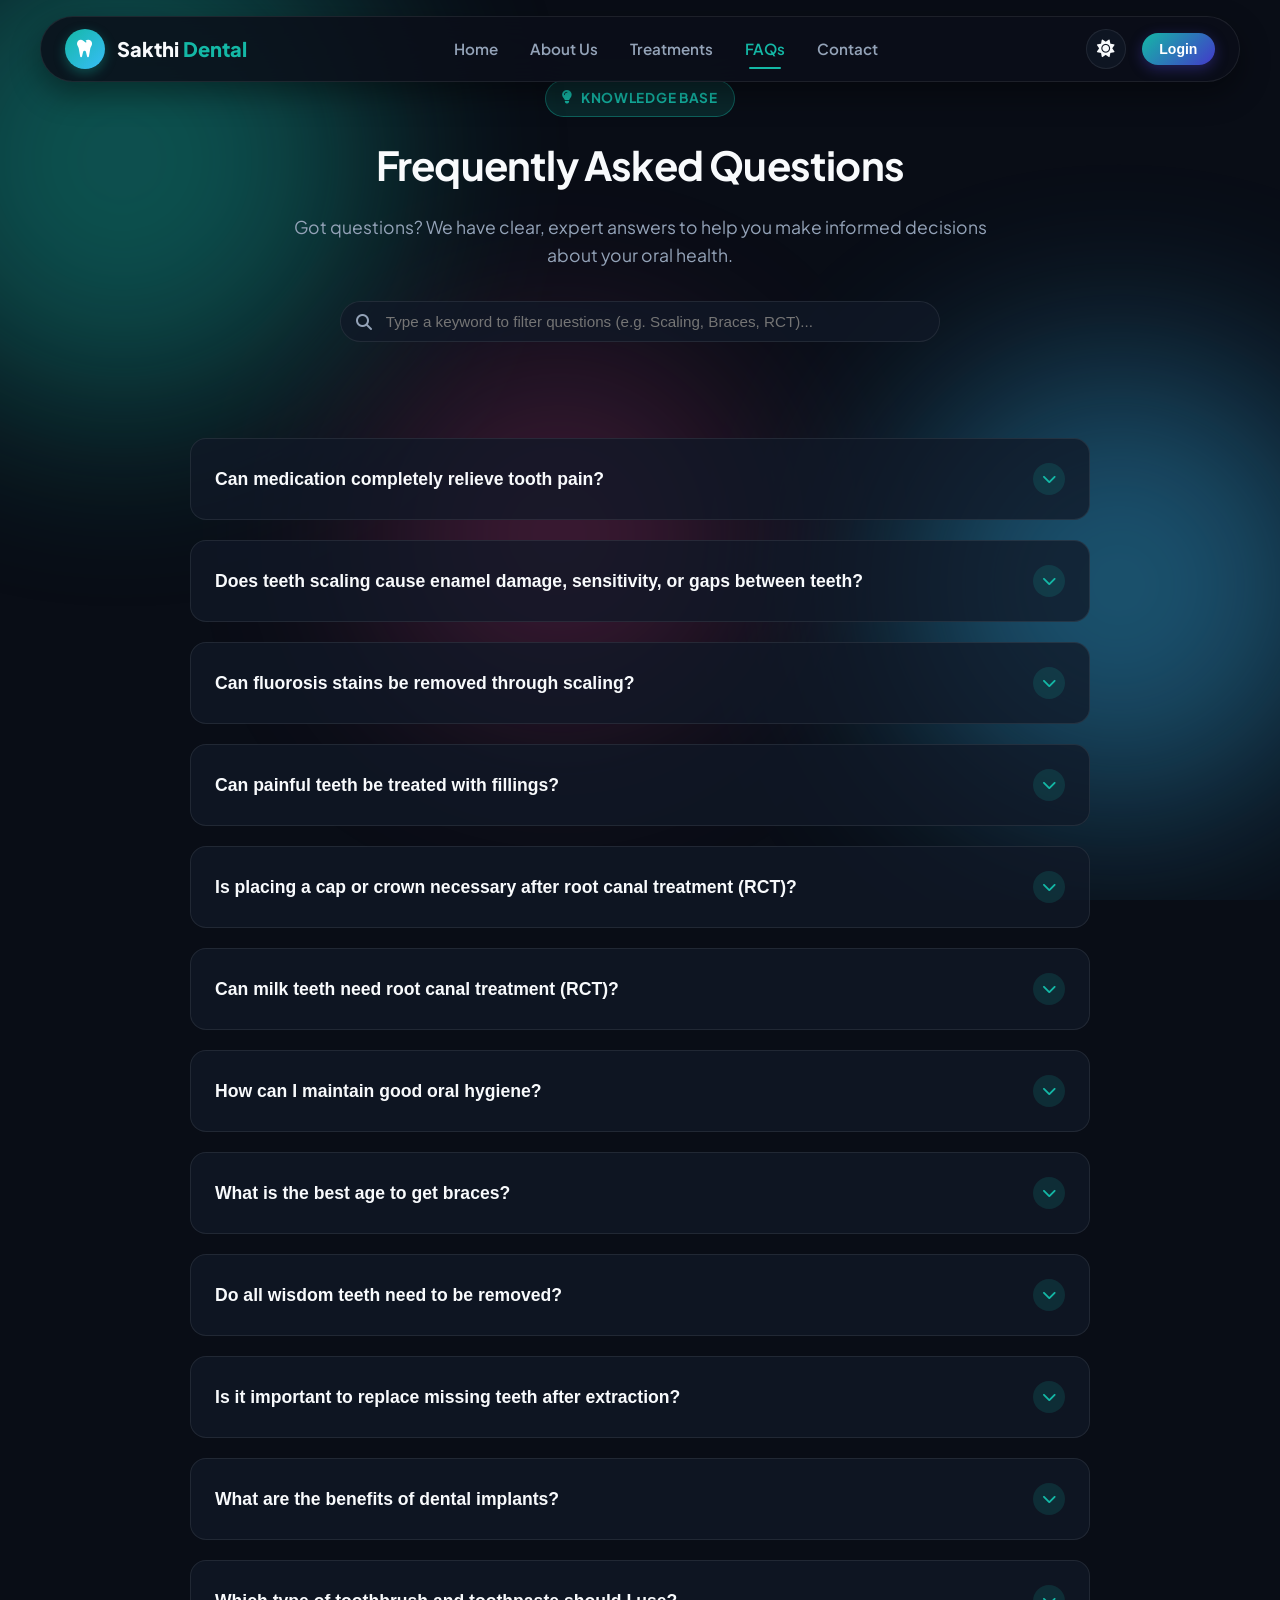
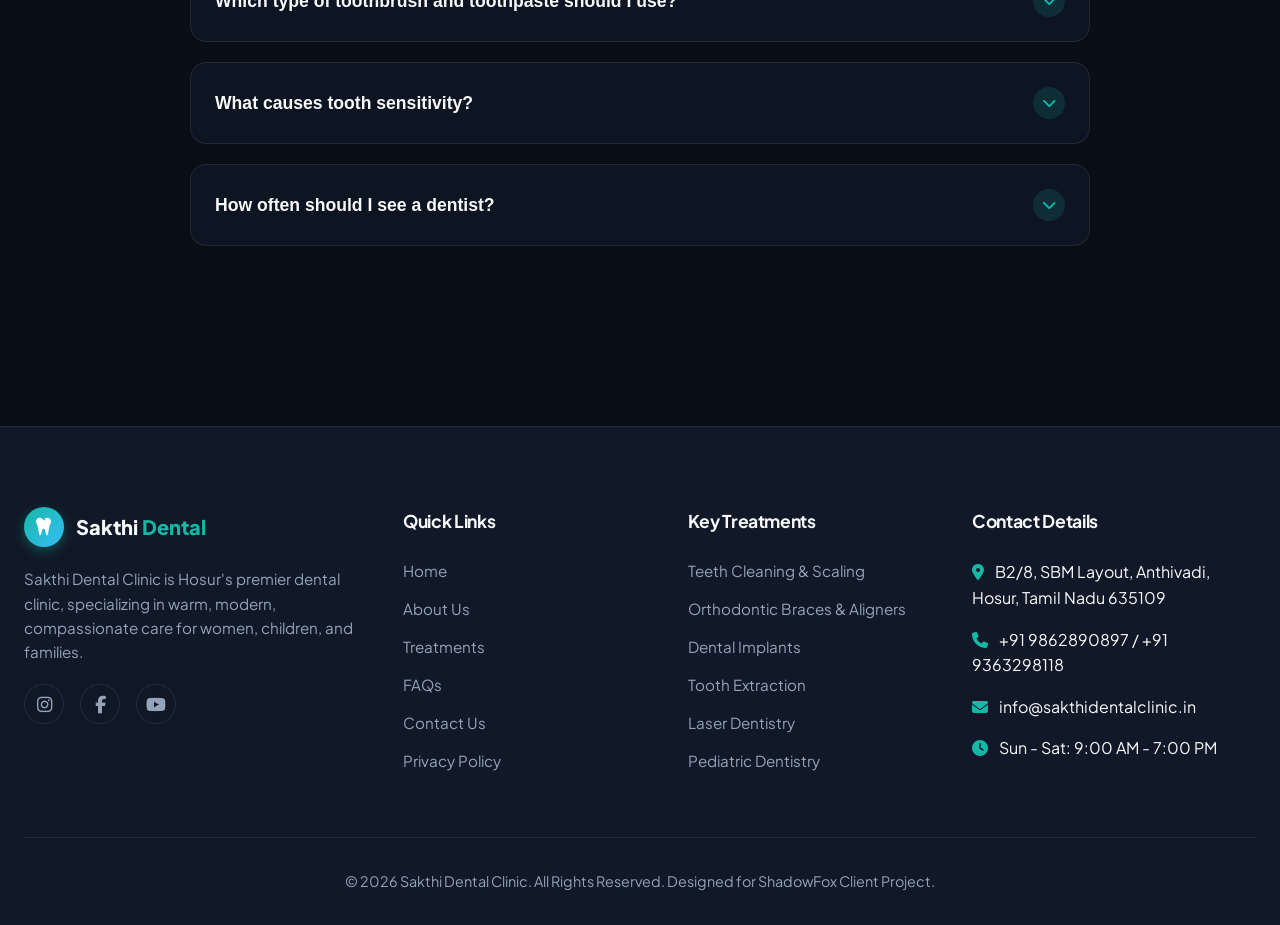
<file: faqs.html>
<!DOCTYPE html>
<html lang="en" data-theme="dark">
<head>
  <meta charset="UTF-8">
  <meta name="viewport" content="width=device-width, initial-scale=1.0">
  <title>Frequently Asked Questions (FAQs) | Sakthi Dental Clinic Hosur</title>
  <meta name="description" content="Find expert answers to common dental questions regarding pain relief, teeth scaling, braces, RCT, implants, milk teeth care, and oral hygiene at Sakthi Dental Clinic.">
  
  <link rel="stylesheet" href="https://cdnjs.cloudflare.com/ajax/libs/font-awesome/6.4.0/css/all.min.css">
  <link rel="stylesheet" href="style.css">
</head>
<body>

  <!-- Ambient Animated Background -->
  <div class="ambient-bg">
    <div class="blob blob-1"></div>
    <div class="blob blob-2"></div>
    <div class="blob blob-3"></div>
  </div>

  <!-- Header / Navbar -->
  <header class="header">
    <div class="nav-container">
      <a href="index.html" class="logo">
        <div class="logo-icon"><i class="fa-solid fa-tooth"></i></div>
        <div class="logo-text">Sakthi <span>Dental</span></div>
      </a>

      <!-- GUEST NAV MENU (Before Login) -->
      <nav class="nav-menu nav-menu-guest" id="guestNavMenu">
        <a href="index.html" class="nav-link">Home</a>
        <a href="about.html" class="nav-link">About Us</a>
        <a href="treatments.html" class="nav-link">Treatments</a>
        <a href="faqs.html" class="nav-link active">FAQs</a>
        <a href="contact.html" class="nav-link">Contact</a>
      </nav>

      <!-- AUTHENTICATED NAV MENU (After Login) -->
      <nav class="nav-menu nav-menu-user" id="userNavMenu" style="display: none;">
        <a href="index.html#my-appointments" class="nav-link"><i class="fa-solid fa-calendar-check" style="font-size: 0.85rem;"></i> My Bookings <span class="apt-badge-count red-alert-badge" style="display: none;"></span></a>
        <a href="index.html#appointment" class="nav-link trigger-appointment"><i class="fa-solid fa-calendar-plus" style="font-size: 0.85rem;"></i> Fix an Appointment</a>
        <a href="about.html#doctors" class="nav-link"><i class="fa-solid fa-user-doctor" style="font-size: 0.85rem;"></i> Our Team</a>
        <a href="treatments.html" class="nav-link"><i class="fa-solid fa-kit-medical" style="font-size: 0.85rem;"></i> Treatments</a>
      </nav>

      <div class="nav-actions">
        <!-- Fix an Appointment Button (Visible ONLY After Login) -->
        <button class="btn btn-primary trigger-appointment user-apt-btn" id="userAptBtn" style="display: none;">
          <i class="fa-solid fa-calendar-plus"></i> Fix an Appointment
        </button>

        <!-- Dark Mode Toggle Button -->
        <button class="theme-toggle-btn" aria-label="Toggle Theme">
          <i class="fa-solid fa-moon"></i>
        </button>

        <!-- Direct Logout Button (Visible ONLY After Login: Text Only) -->
        <button class="btn-header-logout logout-btn" id="navHeaderLogoutBtn" style="display: none;">
          Logout
        </button>

        <!-- Guest State Auth Button (Before Login) -->
        <div class="auth-guest-actions" id="navGuestActions">
          <button class="btn btn-nav-auth btn-primary-auth open-auth-btn" data-auth-mode="signin">
            Login
          </button>
        </div>

        <!-- Authenticated User Profile Dropdown (After Login) -->
        <div class="auth-user-dropdown" id="navUserDropdown" style="display: none;">
          <button class="user-profile-badge-btn" id="userProfileBadgeBtn" aria-label="User Profile Menu">
            <div class="user-avatar-circle" id="navUserAvatar">JD</div>
            <div class="user-meta-info">
              <span class="user-nav-name" id="navUserName">Jane Doe</span>
              <span class="user-nav-role-badge" id="navUserRole">Patient</span>
            </div>
            <i class="fa-solid fa-chevron-down dropdown-arrow"></i>
          </button>
          <div class="user-dropdown-menu" id="userDropdownMenu">
            <div class="dropdown-header">
              <strong id="dropdownUserFullName">Jane Doe</strong>
              <span id="dropdownUserEmail">jane@example.com</span>
            </div>
            <div class="dropdown-divider"></div>
            <a href="index.html#my-appointments" class="dropdown-item">
              <i class="fa-solid fa-calendar-check"></i> My Appointments
            </a>
            <a href="contact.html" class="dropdown-item">
              <i class="fa-solid fa-file-medical"></i> Medical Records
            </a>
            <div class="dropdown-divider"></div>
            <button class="dropdown-item logout-btn" id="logoutBtn">
              <i class="fa-solid fa-right-from-bracket"></i> Sign Out
            </button>
          </div>
        </div>

        <button class="hamburger" aria-label="Open Navigation Drawer">
          <i class="fa-solid fa-bars-staggered"></i>
        </button>
      </div>
    </div>
  </header>

  <!-- Mobile Navigation Drawer -->
  <div class="drawer-overlay"></div>
  <div class="mobile-drawer">
    <div>
      <div class="drawer-header">
        <div class="logo">
          <div class="logo-icon"><i class="fa-solid fa-tooth"></i></div>
          <div class="logo-text">Sakthi <span>Dental</span></div>
        </div>
        <button class="close-drawer-btn" aria-label="Close Drawer"><i class="fa-solid fa-xmark"></i></button>
      </div>

      <!-- GUEST MOBILE NAV LIST (Before Login) -->
      <div class="mobile-nav-list mobile-nav-guest" id="mobileNavGuest">
        <a href="index.html#home" class="mobile-nav-link"><i class="fa-solid fa-house"></i> Home</a>
        <a href="about.html" class="mobile-nav-link"><i class="fa-solid fa-info-circle"></i> About Us</a>
        <a href="treatments.html" class="mobile-nav-link"><i class="fa-solid fa-kit-medical"></i> Treatments</a>
        <a href="index.html#doctors" class="mobile-nav-link"><i class="fa-solid fa-user-doctor"></i> Our Team</a>
        <a href="faqs.html" class="mobile-nav-link active"><i class="fa-solid fa-circle-question"></i> FAQs</a>
        <a href="contact.html" class="mobile-nav-link"><i class="fa-solid fa-paper-plane"></i> Contact Us</a>
      </div>

      <!-- AUTHENTICATED MOBILE NAV LIST (After Login) -->
      <div class="mobile-nav-list mobile-nav-user" id="mobileNavUser" style="display: none;">
        <a href="index.html#my-appointments" class="mobile-nav-link"><i class="fa-solid fa-calendar-check"></i> My Bookings</a>
        <a href="#appointment" class="mobile-nav-link trigger-appointment"><i class="fa-solid fa-calendar-plus"></i> Fix an Appointment</a>
        <a href="index.html#doctors" class="mobile-nav-link"><i class="fa-solid fa-user-doctor"></i> Our Team</a>
        <a href="treatments.html" class="mobile-nav-link"><i class="fa-solid fa-kit-medical"></i> Treatments</a>
        <a href="about.html" class="mobile-nav-link"><i class="fa-solid fa-info-circle"></i> About Clinic</a>
        <a href="faqs.html" class="mobile-nav-link active"><i class="fa-solid fa-circle-question"></i> FAQs</a>
        <a href="contact.html" class="mobile-nav-link"><i class="fa-solid fa-paper-plane"></i> Contact Us</a>
      </div>
    </div>

    <div style="margin-top: 1.5rem;" class="mobile-drawer-footer">
      <div class="mobile-drawer-auth" id="mobileDrawerAuth">
        <!-- Guest Login Button (Before Login) -->
        <div class="mobile-guest-auth" id="mobileGuestAuth">
          <button class="btn btn-primary-auth open-auth-btn" data-auth-mode="signin" style="width: 100%; display: flex; justify-content: center; align-items: center; gap: 8px; padding: 0.75rem 1rem; font-weight: 700;">
            <i class="fa-solid fa-right-to-bracket"></i> Login / Sign Up
          </button>
        </div>

        <!-- Authenticated Mobile User Card & Actions (After Login) -->
        <div class="mobile-user-auth" id="mobileUserAuth" style="display: none;">
          <div class="mobile-user-card open-profile-modal-btn">
            <div class="user-avatar-circle" id="mobileUserAvatar">JD</div>
            <div style="flex: 1;">
              <div class="user-nav-name" id="mobileUserName" style="font-weight: 700; color: #ffffff;">Jane Doe</div>
              <div class="user-nav-role-badge" id="mobileUserRole" style="font-size: 0.75rem; color: var(--primary);">Patient Profile</div>
            </div>
            <i class="fa-solid fa-chevron-right" style="color: rgba(255,255,255,0.4); font-size: 0.85rem;"></i>
          </div>
          <button class="btn btn-outline-auth logout-btn" style="width: 100%; margin-top: 6px;">
            <i class="fa-solid fa-right-from-bracket"></i> Logout
          </button>
        </div>
      </div>

      <!-- Quick Emergency Call Link inside Mobile Drawer -->
      <a href="tel:04344222333" class="mobile-drawer-call-btn">
        <i class="fa-solid fa-phone"></i> Call Emergency: 04344-222333
      </a>
    </div>
  </div>

  <!-- Page Header -->
  <section class="page-offset section" style="padding-bottom: 2rem;">
    <div class="container">
      <div class="section-header" style="margin-bottom: 2rem;">
        <div class="badge"><i class="fa-solid fa-lightbulb"></i> Knowledge Base</div>
        <h1 class="section-title">Frequently Asked Questions</h1>
        <p class="section-subtitle">Got questions? We have clear, expert answers to help you make informed decisions about your oral health.</p>
      </div>

      <!-- FAQ Search -->
      <div class="search-box" style="max-width: 600px; margin: 0 auto 3rem auto;">
        <i class="fa-solid fa-magnifying-glass"></i>
        <input type="text" id="faqSearch" placeholder="Type a keyword to filter questions (e.g. Scaling, Braces, RCT)...">
      </div>
    </div>
  </section>

  <!-- FAQs Accordion Section -->
  <section class="section" style="padding-top: 1rem;">
    <div class="container">
      <div class="faqs-container">

        <!-- FAQ Item 1 -->
        <div class="faq-item">
          <button class="faq-question">
            <span>Can medication completely relieve tooth pain?</span>
            <div class="faq-icon"><i class="fa-solid fa-chevron-down"></i></div>
          </button>
          <div class="faq-answer">
            <p>Not entirely. While medications may offer short-term relief, long-lasting relief requires identifying and treating the root cause of the pain through professional dental care.</p>
          </div>
        </div>

        <!-- FAQ Item 2 -->
        <div class="faq-item">
          <button class="faq-question">
            <span>Does teeth scaling cause enamel damage, sensitivity, or gaps between teeth?</span>
            <div class="faq-icon"><i class="fa-solid fa-chevron-down"></i></div>
          </button>
          <div class="faq-answer">
            <p>No. Scaling safely removes plaque and tartar from teeth and below the gum line. It doesn’t damage enamel or create gaps. Some temporary sensitivity may occur, but it usually subsides as gums heal and reattach to the teeth.</p>
          </div>
        </div>

        <!-- FAQ Item 3 -->
        <div class="faq-item">
          <button class="faq-question">
            <span>Can fluorosis stains be removed through scaling?</span>
            <div class="faq-icon"><i class="fa-solid fa-chevron-down"></i></div>
          </button>
          <div class="faq-answer">
            <p>Scaling can remove surface (extrinsic) stains but not fluorosis, which is an internal (intrinsic) stain. Fluorosis may require treatments like bleaching, veneers, or crowns for cosmetic improvement.</p>
          </div>
        </div>

        <!-- FAQ Item 4 -->
        <div class="faq-item">
          <button class="faq-question">
            <span>Can painful teeth be treated with fillings?</span>
            <div class="faq-icon"><i class="fa-solid fa-chevron-down"></i></div>
          </button>
          <div class="faq-answer">
            <p>Not always. If the cavity has reached the pulp, the innermost layer of the tooth, simple filling won’t help. In such cases, root canal treatment or tooth extraction might be necessary. Fillings are effective only when the damage is limited to the outer layers (enamel and dentin).</p>
          </div>
        </div>

        <!-- FAQ Item 5 -->
        <div class="faq-item">
          <button class="faq-question">
            <span>Is placing a cap or crown necessary after root canal treatment (RCT)?</span>
            <div class="faq-icon"><i class="fa-solid fa-chevron-down"></i></div>
          </button>
          <div class="faq-answer">
            <p>Yes. A crown is recommended after RCT to protect the treated tooth, which may be weaker due to decay. It prevents fractures and adds durability, especially during chewing.</p>
          </div>
        </div>

        <!-- FAQ Item 6 -->
        <div class="faq-item">
          <button class="faq-question">
            <span>Can milk teeth need root canal treatment (RCT)?</span>
            <div class="faq-icon"><i class="fa-solid fa-chevron-down"></i></div>
          </button>
          <div class="faq-answer">
            <p>Yes. If a milk tooth has a deep cavity and is likely to remain in the mouth for some time, an RCT can preserve it and prevent infection or early loss.</p>
          </div>
        </div>

        <!-- FAQ Item 7 -->
        <div class="faq-item">
          <button class="faq-question">
            <span>How can I maintain good oral hygiene?</span>
            <div class="faq-icon"><i class="fa-solid fa-chevron-down"></i></div>
          </button>
          <div class="faq-answer">
            <p>Brush your teeth twice daily with proper technique, rinse after meals, floss regularly, and schedule routine check-ups with your dentist to maintain healthy teeth and gums.</p>
          </div>
        </div>

        <!-- FAQ Item 8 -->
        <div class="faq-item">
          <button class="faq-question">
            <span>What is the best age to get braces?</span>
            <div class="faq-icon"><i class="fa-solid fa-chevron-down"></i></div>
          </button>
          <div class="faq-answer">
            <p>Braces are most effective between ages 12 and 14, when the jaw and teeth are still developing. However, some cases may benefit from earlier intervention depending on the condition.</p>
          </div>
        </div>

        <!-- FAQ Item 9 -->
        <div class="faq-item">
          <button class="faq-question">
            <span>Do all wisdom teeth need to be removed?</span>
            <div class="faq-icon"><i class="fa-solid fa-chevron-down"></i></div>
          </button>
          <div class="faq-answer">
            <p>No. Wisdom teeth only require removal if they are impacted, infected, or causing pain due to crowding or damage to adjacent teeth.</p>
          </div>
        </div>

        <!-- FAQ Item 10 -->
        <div class="faq-item">
          <button class="faq-question">
            <span>Is it important to replace missing teeth after extraction?</span>
            <div class="faq-icon"><i class="fa-solid fa-chevron-down"></i></div>
          </button>
          <div class="faq-answer">
            <p>Yes. Replacing extracted teeth helps maintain proper bite alignment and prevents adjacent teeth from shifting, which can affect chewing and overall oral function.</p>
          </div>
        </div>

        <!-- FAQ Item 11 -->
        <div class="faq-item">
          <button class="faq-question">
            <span>What are the benefits of dental implants?</span>
            <div class="faq-icon"><i class="fa-solid fa-chevron-down"></i></div>
          </button>
          <div class="faq-answer">
            <p>Dental implants restore both the appearance and functionality of missing teeth. They provide a stable, natural-looking solution that can improve confidence and overall quality of life.</p>
          </div>
        </div>

        <!-- FAQ Item 12 -->
        <div class="faq-item">
          <button class="faq-question">
            <span>Which type of toothbrush and toothpaste should I use?</span>
            <div class="faq-icon"><i class="fa-solid fa-chevron-down"></i></div>
          </button>
          <div class="faq-answer">
            <p>Use a soft or medium-bristled toothbrush with a small head for better reach. Choose a non-abrasive fluoride toothpaste and replace your toothbrush every three months for optimal hygiene.</p>
          </div>
        </div>

        <!-- FAQ Item 13 -->
        <div class="faq-item">
          <button class="faq-question">
            <span>What causes tooth sensitivity?</span>
            <div class="faq-icon"><i class="fa-solid fa-chevron-down"></i></div>
          </button>
          <div class="faq-answer">
            <p>Tooth sensitivity can result from enamel wear (due to attrition or abrasion), tooth decay, exposed tooth roots, or hairline cracks in the teeth.</p>
          </div>
        </div>

        <!-- FAQ Item 14 -->
        <div class="faq-item">
          <button class="faq-question">
            <span>How often should I see a dentist?</span>
            <div class="faq-icon"><i class="fa-solid fa-chevron-down"></i></div>
          </button>
          <div class="faq-answer">
            <p>Visiting your dentist every six months is recommended for routine check-ups, professional cleaning, and preventive care to maintain good oral health.</p>
          </div>
        </div>

      </div>
    </div>
  </section>

  <!-- Global Appointment Modal -->
  <div class="modal-overlay" id="appointmentModal">
    <div class="modal-card">
      <button class="close-modal-btn"><i class="fa-solid fa-xmark"></i></button>
      <div style="text-align: center; margin-bottom: 1.5rem;">
        <div class="badge"><i class="fa-solid fa-calendar-check"></i> Sakthi Dental Clinic</div>
        <h2 style="font-size: 1.8rem;">Fix an Appointment</h2>
        <p style="color: var(--text-muted); font-size: 0.95rem;">Select your preferred date & time. We will get in touch to confirm!</p>
      </div>

      <form id="appointmentForm">
        <div class="form-group">
          <label for="aptName">Full Name *</label>
          <input type="text" id="aptName" class="form-control" placeholder="Enter your full name" required>
        </div>

        <div class="form-group">
          <label for="aptPhone">Phone Number *</label>
          <input type="tel" id="aptPhone" class="form-control" placeholder="Enter your 10-digit mobile number" required>
        </div>

        <div class="form-group" style="display: grid; grid-template-columns: 1fr 1fr; gap: 1rem;">
          <div>
            <label for="aptDate">Preferred Date *</label>
            <input type="date" id="aptDate" class="form-control" required>
          </div>
          <div>
            <label for="aptDoctor">Doctor Preference</label>
            <select id="aptDoctor" class="form-control">
              <option value="Dr. Anupriya">Dr. Anupriya (Founder)</option>
              <option value="Dr. Ananya Iyer">Dr. Ananya Iyer</option>
              <option value="Dr. Meera Subramanian">Dr. Meera Subramanian</option>
              <option value="Dr. Arvind Kumar">Dr. Arvind Kumar</option>
              <option value="Dr. Sneha N">Dr. Sneha N</option>
              <option value="Dr. Srinivas Rohit">Dr. Srinivas Rohit</option>
              <option value="Dr. Balu">Dr. Balu (Laser Specialist)</option>
              <option value="Dr. Vikram Raj">Dr. Vikram Raj Kishore</option>
              <option value="Dr. Ajay Jumar">Dr. Ajay Jumar</option>
            </select>
          </div>
        </div>

        <div class="form-group">
          <label for="aptService">Service / Treatment Required</label>
          <select id="aptService" class="form-control">
            <option value="General Consultation">General Consultation</option>
            <option value="Teeth Cleaning">Teeth Cleaning & Scaling</option>
            <option value="Orthodontic Braces">Braces & Aligners</option>
            <option value="Tooth Extraction">Tooth Extraction</option>
            <option value="Dental Implants">Dental Implants</option>
            <option value="Laser Care">Laser Dentistry</option>
            <option value="Pediatric Care">Pediatric Care</option>
          </select>
        </div>

        <button type="submit" class="btn btn-primary" style="width: 100%; margin-top: 1rem;">
          <i class="fa-solid fa-paper-plane"></i> Submit Appointment Request
        </button>
      </form>
    </div>
  </div>

  <!-- Footer -->
  <footer class="footer">
    <div class="container">
      <div class="footer-grid">
        <div class="footer-brand">
          <a href="index.html" class="logo">
            <div class="logo-icon"><i class="fa-solid fa-tooth"></i></div>
            <div class="logo-text">Sakthi <span>Dental</span></div>
          </a>
          <p>Sakthi Dental Clinic is Hosur's premier dental clinic, specializing in warm, modern, compassionate care for women, children, and families.</p>
          <div class="social-links">
            <a href="#" class="social-icon" aria-label="Instagram"><i class="fa-brands fa-instagram"></i></a>
            <a href="#" class="social-icon" aria-label="Facebook"><i class="fa-brands fa-facebook-f"></i></a>
            <a href="#" class="social-icon" aria-label="YouTube"><i class="fa-brands fa-youtube"></i></a>
          </div>
        </div>

        <div class="footer-column">
          <h4>Quick Links</h4>
          <div class="footer-links">
            <a href="index.html">Home</a>
            <a href="about.html">About Us</a>
            <a href="treatments.html">Treatments</a>
            <a href="faqs.html">FAQs</a>
            <a href="contact.html">Contact Us</a>
            <a href="privacy.html">Privacy Policy</a>
          </div>
        </div>

        <div class="footer-column">
          <h4>Key Treatments</h4>
          <div class="footer-links">
            <a href="treatments.html">Teeth Cleaning & Scaling</a>
            <a href="treatments.html">Orthodontic Braces & Aligners</a>
            <a href="treatments.html">Dental Implants</a>
            <a href="treatments.html">Tooth Extraction</a>
            <a href="treatments.html">Laser Dentistry</a>
            <a href="treatments.html">Pediatric Dentistry</a>
          </div>
        </div>

        <div class="footer-column">
          <h4>Contact Details</h4>
          <div class="footer-links" style="gap: 1rem;">
            <p><i class="fa-solid fa-location-dot" style="color: var(--primary); margin-right: 8px;"></i> B2/8, SBM Layout, Anthivadi, Hosur, Tamil Nadu 635109</p>
            <p><i class="fa-solid fa-phone" style="color: var(--primary); margin-right: 8px;"></i> +91 9862890897 / +91 9363298118</p>
            <p><i class="fa-solid fa-envelope" style="color: var(--primary); margin-right: 8px;"></i> info@sakthidentalclinic.in</p>
            <p><i class="fa-solid fa-clock" style="color: var(--primary); margin-right: 8px;"></i> Sun - Sat: 9:00 AM - 7:00 PM</p>
          </div>
        </div>
      </div>

      <div class="footer-bottom">
        <p>&copy; 2026 Sakthi Dental Clinic. All Rights Reserved. Designed for ShadowFox Client Project.</p>
      </div>
    </div>
  </footer>

  <!-- Auth Modal (Sign In / Sign Up Split Screen) -->
  <div class="modal-overlay" id="authModal">
    <div class="auth-modal-card">
      <button class="close-modal-btn close-auth-modal-btn" aria-label="Close Modal"><i class="fa-solid fa-xmark"></i></button>
      
      <div class="auth-card-body">
        <!-- Form Side -->
        <div class="auth-form-side">
          <!-- Auth Mode Tabs (Sign In / Sign Up) -->
          <div class="auth-mode-switch">
            <button type="button" class="auth-mode-btn active" id="tabBtnSignIn" data-tab="signin">Sign In</button>
            <button type="button" class="auth-mode-btn" id="tabBtnSignUp" data-tab="signup">Sign Up</button>
          </div>

          <!-- SIGN IN FORM -->
          <form id="signInForm" class="auth-form-content active">
            <div class="form-group">
              <label for="signInEmail">Email or Phone</label>
              <div class="input-icon-wrapper">
                <i class="fa-solid fa-envelope input-icon"></i>
                <input type="text" id="signInEmail" class="form-control with-icon" placeholder="you@example.com" required>
              </div>
            </div>

            <div class="form-group">
              <label for="signInPassword">Password</label>
              <div class="input-icon-wrapper">
                <i class="fa-solid fa-lock input-icon"></i>
                <input type="password" id="signInPassword" class="form-control with-icon with-eye" placeholder="Enter your password" required>
                <button type="button" class="toggle-password-btn" aria-label="Toggle Password Visibility">
                  <i class="fa-solid fa-eye"></i>
                </button>
              </div>
            </div>

            <div class="auth-options-row">
              <label class="checkbox-container">
                <input type="checkbox" id="rememberMe" checked>
                <span class="checkmark"></span>
                Remember me
              </label>
              <a href="#" class="forgot-link" id="forgotPasswordBtn">Forgot password?</a>
            </div>

            <button type="submit" class="btn btn-primary auth-submit-btn" id="signInSubmitBtn">
              Login
            </button>

            <!-- New User Guidance Card -->
            <div class="new-user-guidance-card">
              <div class="guidance-body">
                <i class="fa-solid fa-sparkles guidance-star-icon"></i>
                <div>
                  <strong>First time visiting Sakthi Dental?</strong>
                  <p>New patients can easily create a free account.</p>
                </div>
              </div>
              <button type="button" class="btn-guidance-signup" id="guidanceSignUpBtn">
                Go to Sign Up <i class="fa-solid fa-arrow-right"></i>
              </button>
            </div>

            <!-- Quick Demo Logins -->
            <div class="demo-auth-box">
              <div class="demo-box-title"><i class="fa-solid fa-lightbulb"></i> Quick Patient Demo:</div>
              <div class="demo-btn-group">
                <button type="button" class="demo-chip-btn" id="fillDemoPatient" style="width: 100%;">
                  <i class="fa-solid fa-user"></i> Auto-fill Patient Demo Login
                </button>
              </div>
            </div>

            <div class="auth-footer-switch">
              No account yet? <a href="#" id="switchToSignUpLink">Sign Up</a>
            </div>
          </form>

          <!-- SIGN UP FORM -->
          <form id="signUpForm" class="auth-form-content" style="display: none;">
            <div class="form-row-2col">
              <div class="form-group">
                <label for="signUpName" id="signUpNameLabel">Full Name</label>
                <div class="input-icon-wrapper">
                  <i class="fa-solid fa-user input-icon"></i>
                  <input type="text" id="signUpName" class="form-control with-icon" placeholder="Jane Doe" required>
                </div>
              </div>
              <div class="form-group">
                <label for="signUpPhone">Phone Number</label>
                <div class="input-icon-wrapper">
                  <i class="fa-solid fa-phone input-icon"></i>
                  <input type="tel" id="signUpPhone" class="form-control with-icon" placeholder="+91 98765 43210" required>
                </div>
              </div>
            </div>

            <div class="form-group">
              <label for="signUpEmail">Email Address</label>
              <div class="input-icon-wrapper">
                <i class="fa-solid fa-envelope input-icon"></i>
                <input type="email" id="signUpEmail" class="form-control with-icon" placeholder="you@example.com" required>
              </div>
            </div>

            <div class="form-group">
              <label for="signUpPassword">Password</label>
              <div class="input-icon-wrapper">
                <i class="fa-solid fa-lock input-icon"></i>
                <input type="password" id="signUpPassword" class="form-control with-icon with-eye" placeholder="Create a strong password" required>
                <button type="button" class="toggle-password-btn" aria-label="Toggle Password Visibility">
                  <i class="fa-solid fa-eye"></i>
                </button>
              </div>
            </div>

            <button type="submit" class="btn btn-success-auth auth-submit-btn" id="signUpSubmitBtn">
              Create Patient Account
            </button>

            <div class="auth-footer-switch">
              Already have an account? <a href="#" id="switchToSignInLink">Sign In</a>
            </div>
          </form>
        </div>

        <!-- Visual Side -->
        <div class="auth-visual-side">
          <img src="./assets/images/auth_banner.jpg" id="authVisualImg" class="auth-visual-img" alt="Sakthi Dental Clinic Showcase">
          <div class="auth-visual-overlay">
            <div class="auth-visual-header">
              <div class="logo">
                <div class="logo-icon"><i class="fa-solid fa-tooth"></i></div>
                <div class="logo-text">Sakthi <span>Dental</span></div>
              </div>
            </div>

            <div class="auth-visual-content">
              <div class="auth-network-pill" id="authNetworkPill">SAKTHI HEALTHCARE NETWORK</div>
              <h2 id="authVisualTitle">Painless Dental Care. Lifelong Healthy Smiles.</h2>
              <p id="authVisualSubtitle">Join Hosur's premier dental clinic. Access digital consultation history, doctor scheduling & treatment records instantly.</p>
            </div>
          </div>
        </div>
      </div>
    </div>
  </div>

  <script src="script.js" defer></script>
</body>
</html>
</file>
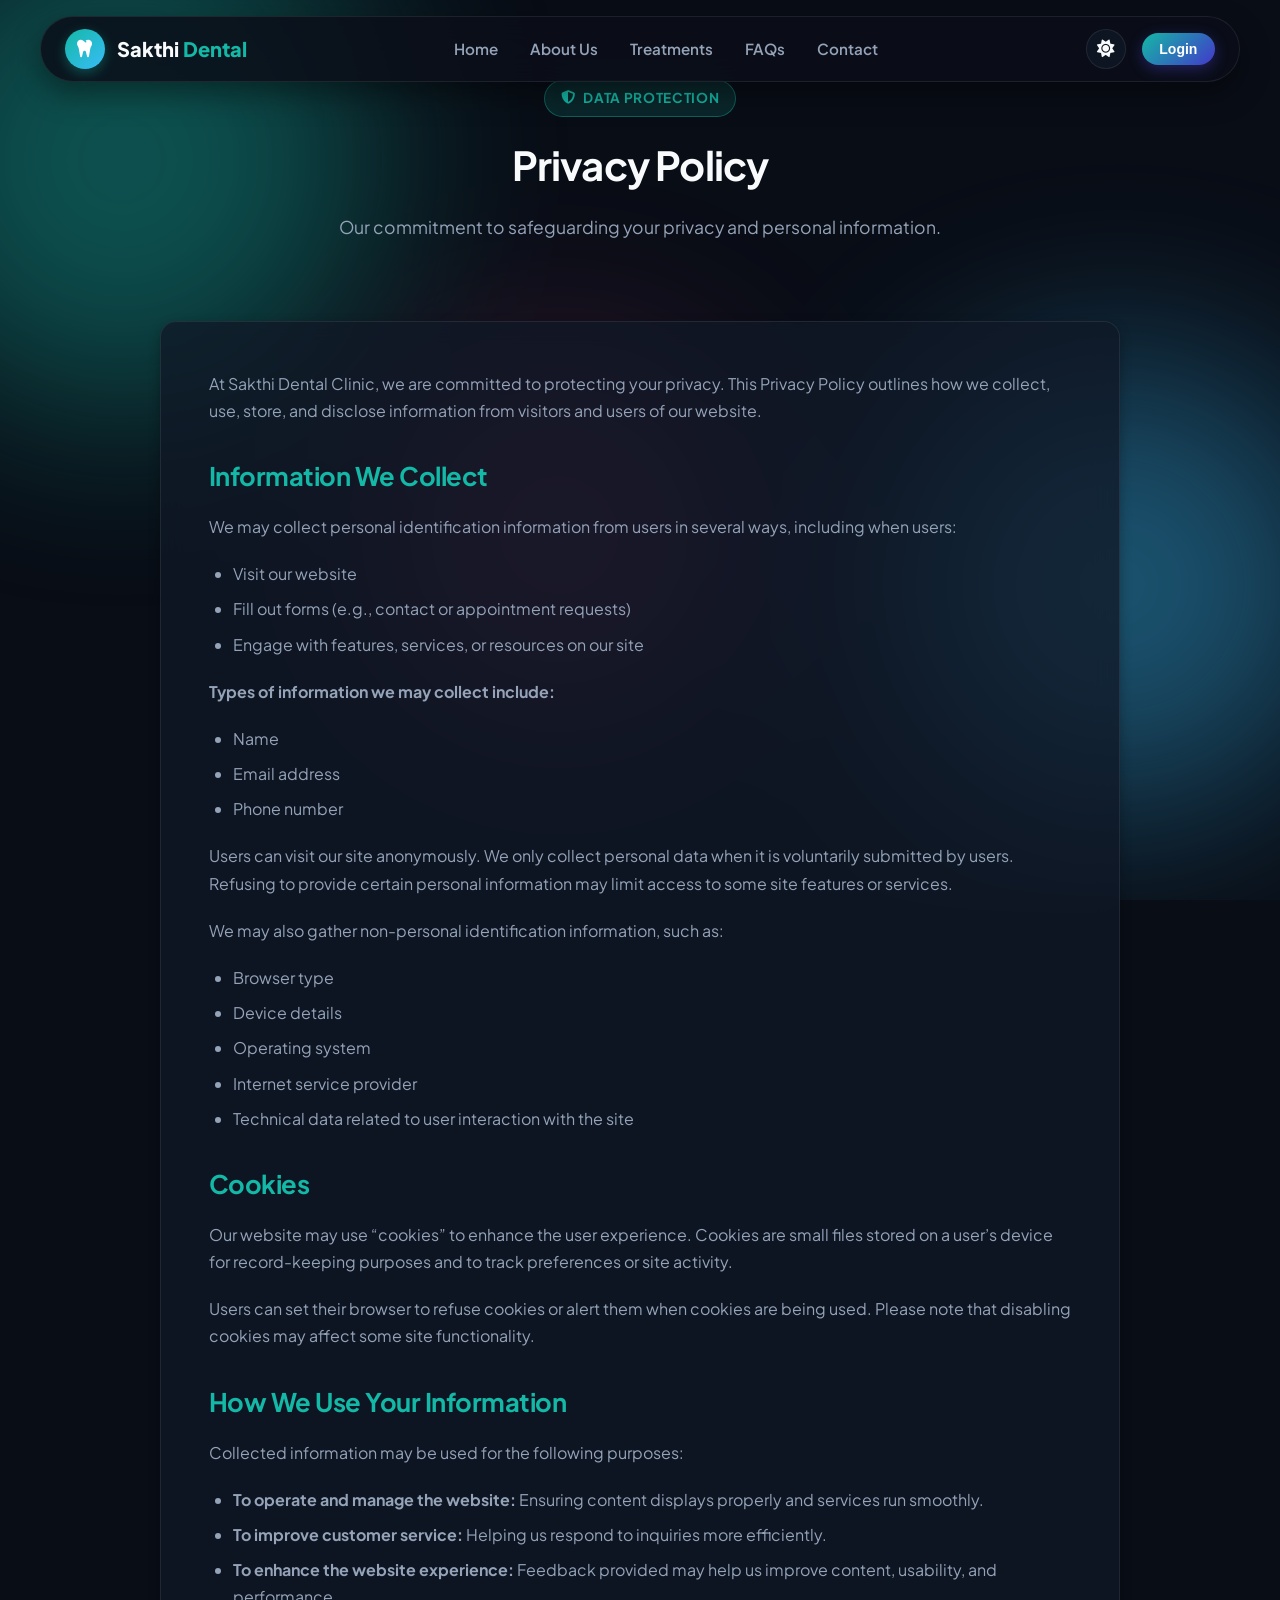
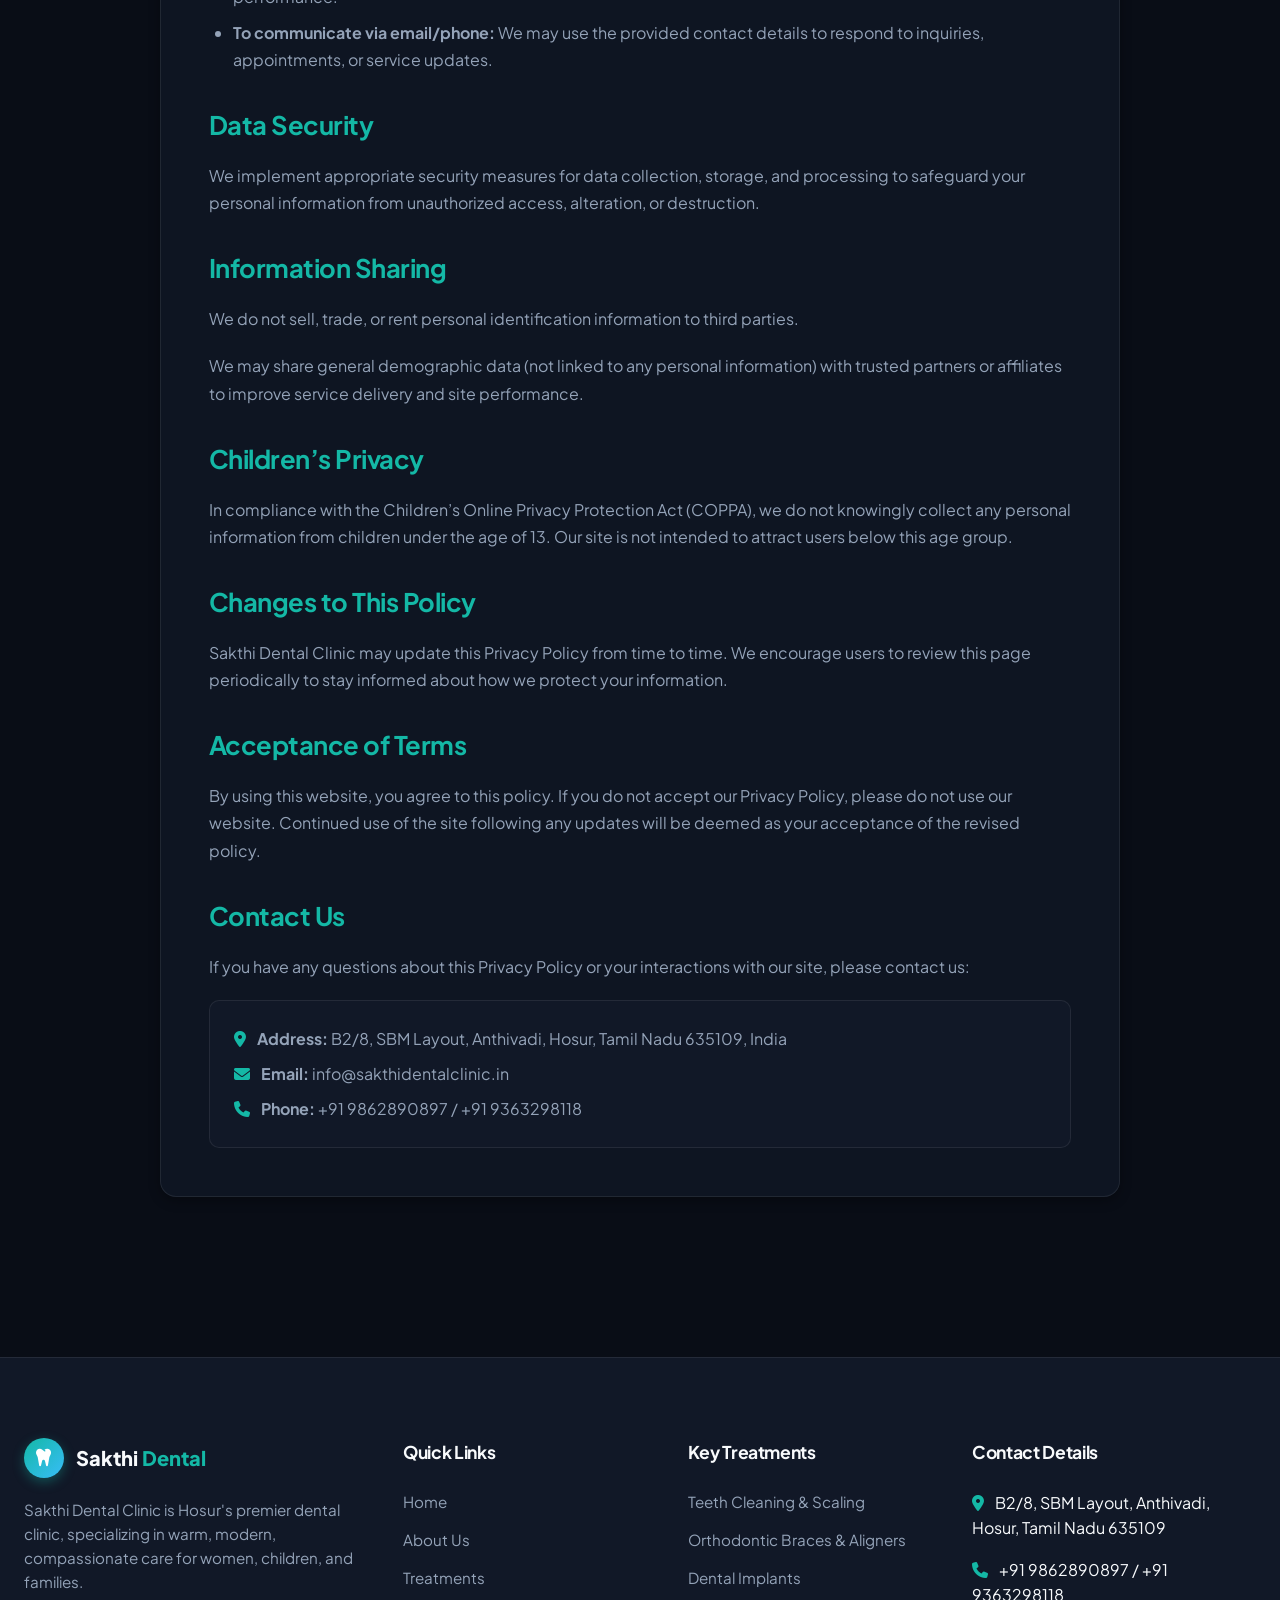
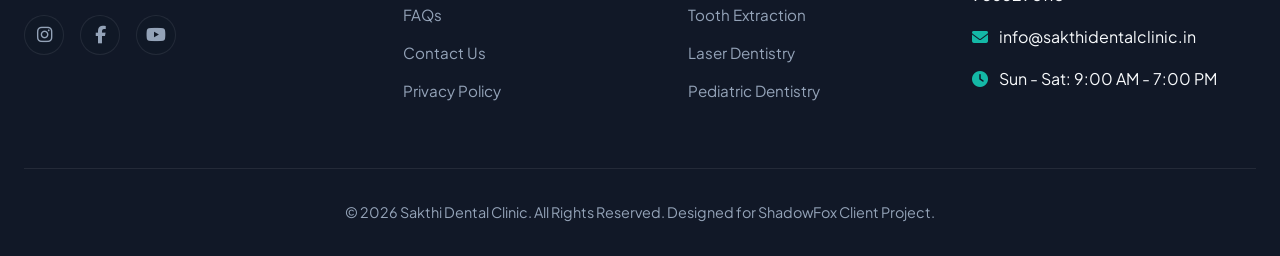
<file: privacy.html>
<!DOCTYPE html>
<html lang="en" data-theme="dark">
<head>
  <meta charset="UTF-8">
  <meta name="viewport" content="width=device-width, initial-scale=1.0">
  <title>Privacy Policy - Sakthi Dental Clinic Hosur</title>
  <meta name="description" content="Privacy Policy for Sakthi Dental Clinic website in Hosur. Learn how we collect, protect, and use user information.">
  
  <link rel="stylesheet" href="https://cdnjs.cloudflare.com/ajax/libs/font-awesome/6.4.0/css/all.min.css">
  <link rel="stylesheet" href="style.css">
</head>
<body>

  <!-- Ambient Animated Background -->
  <div class="ambient-bg">
    <div class="blob blob-1"></div>
    <div class="blob blob-2"></div>
    <div class="blob blob-3"></div>
  </div>

  <!-- Header / Navbar -->
  <header class="header">
    <div class="nav-container">
      <a href="index.html" class="logo">
        <div class="logo-icon"><i class="fa-solid fa-tooth"></i></div>
        <div class="logo-text">Sakthi <span>Dental</span></div>
      </a>

      <!-- GUEST NAV MENU (Before Login) -->
      <nav class="nav-menu nav-menu-guest" id="guestNavMenu">
        <a href="index.html" class="nav-link">Home</a>
        <a href="about.html" class="nav-link">About Us</a>
        <a href="treatments.html" class="nav-link">Treatments</a>
        <a href="faqs.html" class="nav-link">FAQs</a>
        <a href="contact.html" class="nav-link">Contact</a>
      </nav>

      <!-- AUTHENTICATED NAV MENU (After Login) -->
      <nav class="nav-menu nav-menu-user" id="userNavMenu" style="display: none;">
        <a href="index.html#my-appointments" class="nav-link"><i class="fa-solid fa-calendar-check" style="font-size: 0.85rem;"></i> My Bookings <span class="apt-badge-count red-alert-badge" style="display: none;"></span></a>
        <a href="index.html#appointment" class="nav-link trigger-appointment"><i class="fa-solid fa-calendar-plus" style="font-size: 0.85rem;"></i> Fix an Appointment</a>
        <a href="about.html#doctors" class="nav-link"><i class="fa-solid fa-user-doctor" style="font-size: 0.85rem;"></i> Our Team</a>
        <a href="treatments.html" class="nav-link"><i class="fa-solid fa-kit-medical" style="font-size: 0.85rem;"></i> Treatments</a>
      </nav>

      <div class="nav-actions">
        <!-- Fix an Appointment Button (Visible ONLY After Login) -->
        <button class="btn btn-primary trigger-appointment user-apt-btn" id="userAptBtn" style="display: none;">
          <i class="fa-solid fa-calendar-plus"></i> Fix an Appointment
        </button>

        <!-- Dark Mode Toggle Button -->
        <button class="theme-toggle-btn" aria-label="Toggle Theme">
          <i class="fa-solid fa-moon"></i>
        </button>

        <!-- Direct Logout Button (Visible ONLY After Login: Text Only) -->
        <button class="btn-header-logout logout-btn" id="navHeaderLogoutBtn" style="display: none;">
          Logout
        </button>

        <!-- Guest State Auth Button (Before Login) -->
        <div class="auth-guest-actions" id="navGuestActions">
          <button class="btn btn-nav-auth btn-primary-auth open-auth-btn" data-auth-mode="signin">
            Login
          </button>
        </div>

        <!-- Authenticated User Profile Dropdown (After Login) -->
        <div class="auth-user-dropdown" id="navUserDropdown" style="display: none;">
          <button class="user-profile-badge-btn" id="userProfileBadgeBtn" aria-label="User Profile Menu">
            <div class="user-avatar-circle" id="navUserAvatar">JD</div>
            <div class="user-meta-info">
              <span class="user-nav-name" id="navUserName">Jane Doe</span>
              <span class="user-nav-role-badge" id="navUserRole">Patient</span>
            </div>
            <i class="fa-solid fa-chevron-down dropdown-arrow"></i>
          </button>
          <div class="user-dropdown-menu" id="userDropdownMenu">
            <div class="dropdown-header">
              <strong id="dropdownUserFullName">Jane Doe</strong>
              <span id="dropdownUserEmail">jane@example.com</span>
            </div>
            <div class="dropdown-divider"></div>
            <a href="index.html#my-appointments" class="dropdown-item">
              <i class="fa-solid fa-calendar-check"></i> My Appointments
            </a>
            <a href="contact.html" class="dropdown-item">
              <i class="fa-solid fa-file-medical"></i> Medical Records
            </a>
            <div class="dropdown-divider"></div>
            <button class="dropdown-item logout-btn" id="logoutBtn">
              <i class="fa-solid fa-right-from-bracket"></i> Sign Out
            </button>
          </div>
        </div>

        <button class="hamburger" aria-label="Open Navigation Drawer">
          <i class="fa-solid fa-bars-staggered"></i>
        </button>
      </div>
    </div>
  </header>

  <!-- Mobile Navigation Drawer -->
  <div class="drawer-overlay"></div>
  <div class="mobile-drawer">
    <div>
      <div class="drawer-header">
        <div class="logo">
          <div class="logo-icon"><i class="fa-solid fa-tooth"></i></div>
          <div class="logo-text">Sakthi <span>Dental</span></div>
        </div>
        <button class="close-drawer-btn" aria-label="Close Drawer"><i class="fa-solid fa-xmark"></i></button>
      </div>

      <!-- GUEST MOBILE NAV LIST (Before Login) -->
      <div class="mobile-nav-list mobile-nav-guest" id="mobileNavGuest">
        <a href="index.html#home" class="mobile-nav-link"><i class="fa-solid fa-house"></i> Home</a>
        <a href="about.html" class="mobile-nav-link"><i class="fa-solid fa-info-circle"></i> About Us</a>
        <a href="treatments.html" class="mobile-nav-link"><i class="fa-solid fa-kit-medical"></i> Treatments</a>
        <a href="index.html#doctors" class="mobile-nav-link"><i class="fa-solid fa-user-doctor"></i> Our Team</a>
        <a href="faqs.html" class="mobile-nav-link"><i class="fa-solid fa-circle-question"></i> FAQs</a>
        <a href="contact.html" class="mobile-nav-link"><i class="fa-solid fa-paper-plane"></i> Contact Us</a>
      </div>

      <!-- AUTHENTICATED MOBILE NAV LIST (After Login) -->
      <div class="mobile-nav-list mobile-nav-user" id="mobileNavUser" style="display: none;">
        <a href="index.html#my-appointments" class="mobile-nav-link"><i class="fa-solid fa-calendar-check"></i> My Bookings</a>
        <a href="#appointment" class="mobile-nav-link trigger-appointment"><i class="fa-solid fa-calendar-plus"></i> Fix an Appointment</a>
        <a href="index.html#doctors" class="mobile-nav-link"><i class="fa-solid fa-user-doctor"></i> Our Team</a>
        <a href="treatments.html" class="mobile-nav-link"><i class="fa-solid fa-kit-medical"></i> Treatments</a>
        <a href="about.html" class="mobile-nav-link"><i class="fa-solid fa-info-circle"></i> About Clinic</a>
        <a href="faqs.html" class="mobile-nav-link"><i class="fa-solid fa-circle-question"></i> FAQs</a>
        <a href="contact.html" class="mobile-nav-link"><i class="fa-solid fa-paper-plane"></i> Contact Us</a>
      </div>
    </div>

    <div style="margin-top: 1.5rem;" class="mobile-drawer-footer">
      <div class="mobile-drawer-auth" id="mobileDrawerAuth">
        <!-- Guest Login Button (Before Login) -->
        <div class="mobile-guest-auth" id="mobileGuestAuth">
          <button class="btn btn-primary-auth open-auth-btn" data-auth-mode="signin" style="width: 100%; display: flex; justify-content: center; align-items: center; gap: 8px; padding: 0.75rem 1rem; font-weight: 700;">
            <i class="fa-solid fa-right-to-bracket"></i> Login / Sign Up
          </button>
        </div>

        <!-- Authenticated Mobile User Card & Actions (After Login) -->
        <div class="mobile-user-auth" id="mobileUserAuth" style="display: none;">
          <div class="mobile-user-card open-profile-modal-btn">
            <div class="user-avatar-circle" id="mobileUserAvatar">JD</div>
            <div style="flex: 1;">
              <div class="user-nav-name" id="mobileUserName" style="font-weight: 700; color: #ffffff;">Jane Doe</div>
              <div class="user-nav-role-badge" id="mobileUserRole" style="font-size: 0.75rem; color: var(--primary);">Patient Profile</div>
            </div>
            <i class="fa-solid fa-chevron-right" style="color: rgba(255,255,255,0.4); font-size: 0.85rem;"></i>
          </div>
          <button class="btn btn-outline-auth logout-btn" style="width: 100%; margin-top: 6px;">
            <i class="fa-solid fa-right-from-bracket"></i> Logout
          </button>
        </div>
      </div>

      <!-- Quick Emergency Call Link inside Mobile Drawer -->
      <a href="tel:04344222333" class="mobile-drawer-call-btn">
        <i class="fa-solid fa-phone"></i> Call Emergency: 04344-222333
      </a>
    </div>
  </div>

  <!-- Page Header -->
  <section class="page-offset section" style="padding-bottom: 2rem;">
    <div class="container">
      <div class="section-header" style="margin-bottom: 2rem;">
        <div class="badge"><i class="fa-solid fa-shield-halved"></i> Data Protection</div>
        <h1 class="section-title">Privacy Policy</h1>
        <p class="section-subtitle">Our commitment to safeguarding your privacy and personal information.</p>
      </div>
    </div>
  </section>

  <!-- Main Content -->
  <section class="section" style="padding-top: 1rem;">
    <div class="container">
      <div class="glass-card policy-card policy-content">
        <p>At Sakthi Dental Clinic, we are committed to protecting your privacy. This Privacy Policy outlines how we collect, use, store, and disclose information from visitors and users of our website.</p>

        <h2>Information We Collect</h2>
        <p>We may collect personal identification information from users in several ways, including when users:</p>
        <ul>
          <li>Visit our website</li>
          <li>Fill out forms (e.g., contact or appointment requests)</li>
          <li>Engage with features, services, or resources on our site</li>
        </ul>

        <p><strong>Types of information we may collect include:</strong></p>
        <ul>
          <li>Name</li>
          <li>Email address</li>
          <li>Phone number</li>
        </ul>

        <p>Users can visit our site anonymously. We only collect personal data when it is voluntarily submitted by users. Refusing to provide certain personal information may limit access to some site features or services.</p>

        <p>We may also gather non-personal identification information, such as:</p>
        <ul>
          <li>Browser type</li>
          <li>Device details</li>
          <li>Operating system</li>
          <li>Internet service provider</li>
          <li>Technical data related to user interaction with the site</li>
        </ul>

        <h2>Cookies</h2>
        <p>Our website may use “cookies” to enhance the user experience. Cookies are small files stored on a user’s device for record-keeping purposes and to track preferences or site activity.</p>
        <p>Users can set their browser to refuse cookies or alert them when cookies are being used. Please note that disabling cookies may affect some site functionality.</p>

        <h2>How We Use Your Information</h2>
        <p>Collected information may be used for the following purposes:</p>
        <ul>
          <li><strong>To operate and manage the website:</strong> Ensuring content displays properly and services run smoothly.</li>
          <li><strong>To improve customer service:</strong> Helping us respond to inquiries more efficiently.</li>
          <li><strong>To enhance the website experience:</strong> Feedback provided may help us improve content, usability, and performance.</li>
          <li><strong>To communicate via email/phone:</strong> We may use the provided contact details to respond to inquiries, appointments, or service updates.</li>
        </ul>

        <h2>Data Security</h2>
        <p>We implement appropriate security measures for data collection, storage, and processing to safeguard your personal information from unauthorized access, alteration, or destruction.</p>

        <h2>Information Sharing</h2>
        <p>We do not sell, trade, or rent personal identification information to third parties.</p>
        <p>We may share general demographic data (not linked to any personal information) with trusted partners or affiliates to improve service delivery and site performance.</p>

        <h2>Children’s Privacy</h2>
        <p>In compliance with the Children’s Online Privacy Protection Act (COPPA), we do not knowingly collect any personal information from children under the age of 13. Our site is not intended to attract users below this age group.</p>

        <h2>Changes to This Policy</h2>
        <p>Sakthi Dental Clinic may update this Privacy Policy from time to time. We encourage users to review this page periodically to stay informed about how we protect your information.</p>

        <h2>Acceptance of Terms</h2>
        <p>By using this website, you agree to this policy. If you do not accept our Privacy Policy, please do not use our website. Continued use of the site following any updates will be deemed as your acceptance of the revised policy.</p>

        <h2>Contact Us</h2>
        <p>If you have any questions about this Privacy Policy or your interactions with our site, please contact us:</p>
        <div style="background: var(--bg-secondary); padding: 1.5rem; border-radius: var(--radius-sm); border: 1px solid var(--border-color); margin-top: 1rem;">
          <p style="margin-bottom: 0.5rem;"><i class="fa-solid fa-location-dot" style="color: var(--primary); margin-right: 8px;"></i> <strong>Address:</strong> B2/8, SBM Layout, Anthivadi, Hosur, Tamil Nadu 635109, India</p>
          <p style="margin-bottom: 0.5rem;"><i class="fa-solid fa-envelope" style="color: var(--primary); margin-right: 8px;"></i> <strong>Email:</strong> <a href="mailto:info@sakthidentalclinic.in">info@sakthidentalclinic.in</a></p>
          <p style="margin-bottom: 0;"><i class="fa-solid fa-phone" style="color: var(--primary); margin-right: 8px;"></i> <strong>Phone:</strong> +91 9862890897 / +91 9363298118</p>
        </div>
      </div>
    </div>
  </section>

  <!-- Global Appointment Modal -->
  <div class="modal-overlay" id="appointmentModal">
    <div class="modal-card">
      <button class="close-modal-btn"><i class="fa-solid fa-xmark"></i></button>
      <div style="text-align: center; margin-bottom: 1.5rem;">
        <div class="badge"><i class="fa-solid fa-calendar-check"></i> Sakthi Dental Clinic</div>
        <h2 style="font-size: 1.8rem;">Fix an Appointment</h2>
        <p style="color: var(--text-muted); font-size: 0.95rem;">Select your preferred date & time. We will get in touch to confirm!</p>
      </div>

      <form id="appointmentForm">
        <div class="form-group">
          <label for="aptName">Full Name *</label>
          <input type="text" id="aptName" class="form-control" placeholder="Enter your full name" required>
        </div>

        <div class="form-group">
          <label for="aptPhone">Phone Number *</label>
          <input type="tel" id="aptPhone" class="form-control" placeholder="Enter your 10-digit mobile number" required>
        </div>

        <div class="form-group" style="display: grid; grid-template-columns: 1fr 1fr; gap: 1rem;">
          <div>
            <label for="aptDate">Preferred Date *</label>
            <input type="date" id="aptDate" class="form-control" required>
          </div>
          <div>
            <label for="aptDoctor">Doctor Preference</label>
            <select id="aptDoctor" class="form-control">
              <option value="Dr. Anupriya">Dr. Anupriya (Founder)</option>
              <option value="Dr. Ananya Iyer">Dr. Ananya Iyer</option>
              <option value="Dr. Meera Subramanian">Dr. Meera Subramanian</option>
              <option value="Dr. Arvind Kumar">Dr. Arvind Kumar</option>
              <option value="Dr. Sneha N">Dr. Sneha N</option>
              <option value="Dr. Srinivas Rohit">Dr. Srinivas Rohit</option>
              <option value="Dr. Balu">Dr. Balu (Laser Specialist)</option>
              <option value="Dr. Vikram Raj">Dr. Vikram Raj Kishore</option>
              <option value="Dr. Ajay Jumar">Dr. Ajay Jumar</option>
            </select>
          </div>
        </div>

        <div class="form-group">
          <label for="aptService">Service / Treatment Required</label>
          <select id="aptService" class="form-control">
            <option value="General Consultation">General Consultation</option>
            <option value="Teeth Cleaning">Teeth Cleaning & Scaling</option>
            <option value="Orthodontic Braces">Braces & Aligners</option>
            <option value="Tooth Extraction">Tooth Extraction</option>
            <option value="Dental Implants">Dental Implants</option>
            <option value="Laser Care">Laser Dentistry</option>
            <option value="Pediatric Care">Pediatric Care</option>
          </select>
        </div>

        <button type="submit" class="btn btn-primary" style="width: 100%; margin-top: 1rem;">
          <i class="fa-solid fa-paper-plane"></i> Submit Appointment Request
        </button>
      </form>
    </div>
  </div>

  <!-- Footer -->
  <footer class="footer">
    <div class="container">
      <div class="footer-grid">
        <div class="footer-brand">
          <a href="index.html" class="logo">
            <div class="logo-icon"><i class="fa-solid fa-tooth"></i></div>
            <div class="logo-text">Sakthi <span>Dental</span></div>
          </a>
          <p>Sakthi Dental Clinic is Hosur's premier dental clinic, specializing in warm, modern, compassionate care for women, children, and families.</p>
          <div class="social-links">
            <a href="#" class="social-icon" aria-label="Instagram"><i class="fa-brands fa-instagram"></i></a>
            <a href="#" class="social-icon" aria-label="Facebook"><i class="fa-brands fa-facebook-f"></i></a>
            <a href="#" class="social-icon" aria-label="YouTube"><i class="fa-brands fa-youtube"></i></a>
          </div>
        </div>

        <div class="footer-column">
          <h4>Quick Links</h4>
          <div class="footer-links">
            <a href="index.html">Home</a>
            <a href="about.html">About Us</a>
            <a href="treatments.html">Treatments</a>
            <a href="faqs.html">FAQs</a>
            <a href="contact.html">Contact Us</a>
            <a href="privacy.html">Privacy Policy</a>
          </div>
        </div>

        <div class="footer-column">
          <h4>Key Treatments</h4>
          <div class="footer-links">
            <a href="treatments.html">Teeth Cleaning & Scaling</a>
            <a href="treatments.html">Orthodontic Braces & Aligners</a>
            <a href="treatments.html">Dental Implants</a>
            <a href="treatments.html">Tooth Extraction</a>
            <a href="treatments.html">Laser Dentistry</a>
            <a href="treatments.html">Pediatric Dentistry</a>
          </div>
        </div>

        <div class="footer-column">
          <h4>Contact Details</h4>
          <div class="footer-links" style="gap: 1rem;">
            <p><i class="fa-solid fa-location-dot" style="color: var(--primary); margin-right: 8px;"></i> B2/8, SBM Layout, Anthivadi, Hosur, Tamil Nadu 635109</p>
            <p><i class="fa-solid fa-phone" style="color: var(--primary); margin-right: 8px;"></i> +91 9862890897 / +91 9363298118</p>
            <p><i class="fa-solid fa-envelope" style="color: var(--primary); margin-right: 8px;"></i> info@sakthidentalclinic.in</p>
            <p><i class="fa-solid fa-clock" style="color: var(--primary); margin-right: 8px;"></i> Sun - Sat: 9:00 AM - 7:00 PM</p>
          </div>
        </div>
      </div>

      <div class="footer-bottom">
        <p>&copy; 2026 Sakthi Dental Clinic. All Rights Reserved. Designed for ShadowFox Client Project.</p>
      </div>
    </div>
  </footer>

  <!-- Auth Modal (Sign In / Sign Up Split Screen) -->
  <div class="modal-overlay" id="authModal">
    <div class="auth-modal-card">
      <button class="close-modal-btn close-auth-modal-btn" aria-label="Close Modal"><i class="fa-solid fa-xmark"></i></button>
      
      <div class="auth-card-body">
        <!-- Form Side -->
        <div class="auth-form-side">
          <!-- Auth Mode Tabs (Sign In / Sign Up) -->
          <div class="auth-mode-switch">
            <button type="button" class="auth-mode-btn active" id="tabBtnSignIn" data-tab="signin">Sign In</button>
            <button type="button" class="auth-mode-btn" id="tabBtnSignUp" data-tab="signup">Sign Up</button>
          </div>

          <!-- SIGN IN FORM -->
          <form id="signInForm" class="auth-form-content active">
            <div class="form-group">
              <label for="signInEmail">Email or Phone</label>
              <div class="input-icon-wrapper">
                <i class="fa-solid fa-envelope input-icon"></i>
                <input type="text" id="signInEmail" class="form-control with-icon" placeholder="you@example.com" required>
              </div>
            </div>

            <div class="form-group">
              <label for="signInPassword">Password</label>
              <div class="input-icon-wrapper">
                <i class="fa-solid fa-lock input-icon"></i>
                <input type="password" id="signInPassword" class="form-control with-icon with-eye" placeholder="Enter your password" required>
                <button type="button" class="toggle-password-btn" aria-label="Toggle Password Visibility">
                  <i class="fa-solid fa-eye"></i>
                </button>
              </div>
            </div>

            <div class="auth-options-row">
              <label class="checkbox-container">
                <input type="checkbox" id="rememberMe" checked>
                <span class="checkmark"></span>
                Remember me
              </label>
              <a href="#" class="forgot-link" id="forgotPasswordBtn">Forgot password?</a>
            </div>

            <button type="submit" class="btn btn-primary auth-submit-btn" id="signInSubmitBtn">
              Login
            </button>

            <!-- New User Guidance Card -->
            <div class="new-user-guidance-card">
              <div class="guidance-body">
                <i class="fa-solid fa-sparkles guidance-star-icon"></i>
                <div>
                  <strong>First time visiting Sakthi Dental?</strong>
                  <p>New patients can easily create a free account.</p>
                </div>
              </div>
              <button type="button" class="btn-guidance-signup" id="guidanceSignUpBtn">
                Go to Sign Up <i class="fa-solid fa-arrow-right"></i>
              </button>
            </div>

            <!-- Quick Demo Logins -->
            <div class="demo-auth-box">
              <div class="demo-box-title"><i class="fa-solid fa-lightbulb"></i> Quick Patient Demo:</div>
              <div class="demo-btn-group">
                <button type="button" class="demo-chip-btn" id="fillDemoPatient" style="width: 100%;">
                  <i class="fa-solid fa-user"></i> Auto-fill Patient Demo Login
                </button>
              </div>
            </div>

            <div class="auth-footer-switch">
              No account yet? <a href="#" id="switchToSignUpLink">Sign Up</a>
            </div>
          </form>

          <!-- SIGN UP FORM -->
          <form id="signUpForm" class="auth-form-content" style="display: none;">
            <div class="form-row-2col">
              <div class="form-group">
                <label for="signUpName" id="signUpNameLabel">Full Name</label>
                <div class="input-icon-wrapper">
                  <i class="fa-solid fa-user input-icon"></i>
                  <input type="text" id="signUpName" class="form-control with-icon" placeholder="Jane Doe" required>
                </div>
              </div>
              <div class="form-group">
                <label for="signUpPhone">Phone Number</label>
                <div class="input-icon-wrapper">
                  <i class="fa-solid fa-phone input-icon"></i>
                  <input type="tel" id="signUpPhone" class="form-control with-icon" placeholder="+91 98765 43210" required>
                </div>
              </div>
            </div>

            <div class="form-group">
              <label for="signUpEmail">Email Address</label>
              <div class="input-icon-wrapper">
                <i class="fa-solid fa-envelope input-icon"></i>
                <input type="email" id="signUpEmail" class="form-control with-icon" placeholder="you@example.com" required>
              </div>
            </div>

            <div class="form-group">
              <label for="signUpPassword">Password</label>
              <div class="input-icon-wrapper">
                <i class="fa-solid fa-lock input-icon"></i>
                <input type="password" id="signUpPassword" class="form-control with-icon with-eye" placeholder="Create a strong password" required>
                <button type="button" class="toggle-password-btn" aria-label="Toggle Password Visibility">
                  <i class="fa-solid fa-eye"></i>
                </button>
              </div>
            </div>

            <button type="submit" class="btn btn-success-auth auth-submit-btn" id="signUpSubmitBtn">
              Create Patient Account
            </button>

            <div class="auth-footer-switch">
              Already have an account? <a href="#" id="switchToSignInLink">Sign In</a>
            </div>
          </form>
        </div>

        <!-- Visual Side -->
        <div class="auth-visual-side">
          <img src="./assets/images/auth_banner.jpg" id="authVisualImg" class="auth-visual-img" alt="Sakthi Dental Clinic Showcase">
          <div class="auth-visual-overlay">
            <div class="auth-visual-header">
              <div class="logo">
                <div class="logo-icon"><i class="fa-solid fa-tooth"></i></div>
                <div class="logo-text">Sakthi <span>Dental</span></div>
              </div>
            </div>

            <div class="auth-visual-content">
              <div class="auth-network-pill" id="authNetworkPill">SAKTHI HEALTHCARE NETWORK</div>
              <h2 id="authVisualTitle">Painless Dental Care. Lifelong Healthy Smiles.</h2>
              <p id="authVisualSubtitle">Join Hosur's premier dental clinic. Access digital consultation history, doctor scheduling & treatment records instantly.</p>
            </div>
          </div>
        </div>
      </div>
    </div>
  </div>

  <script src="script.js" defer></script>
</body>
</html>
</file>
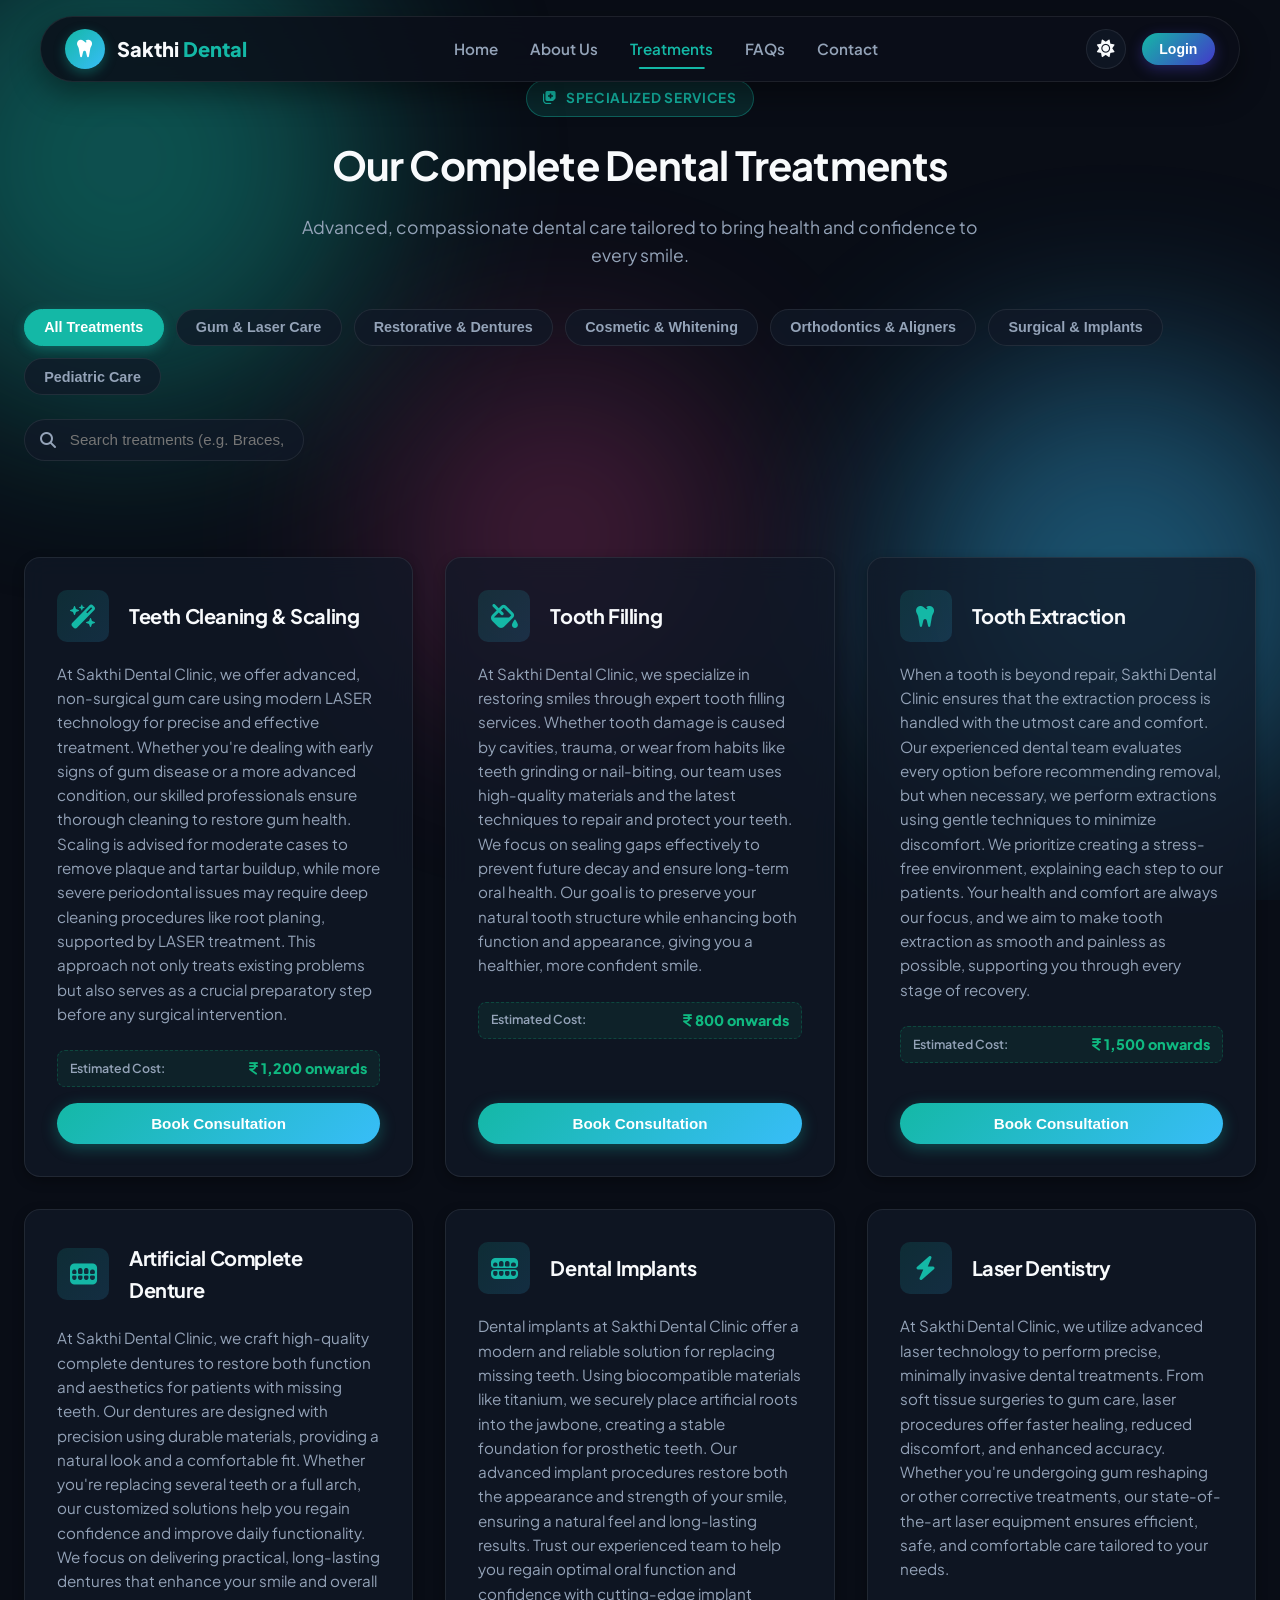
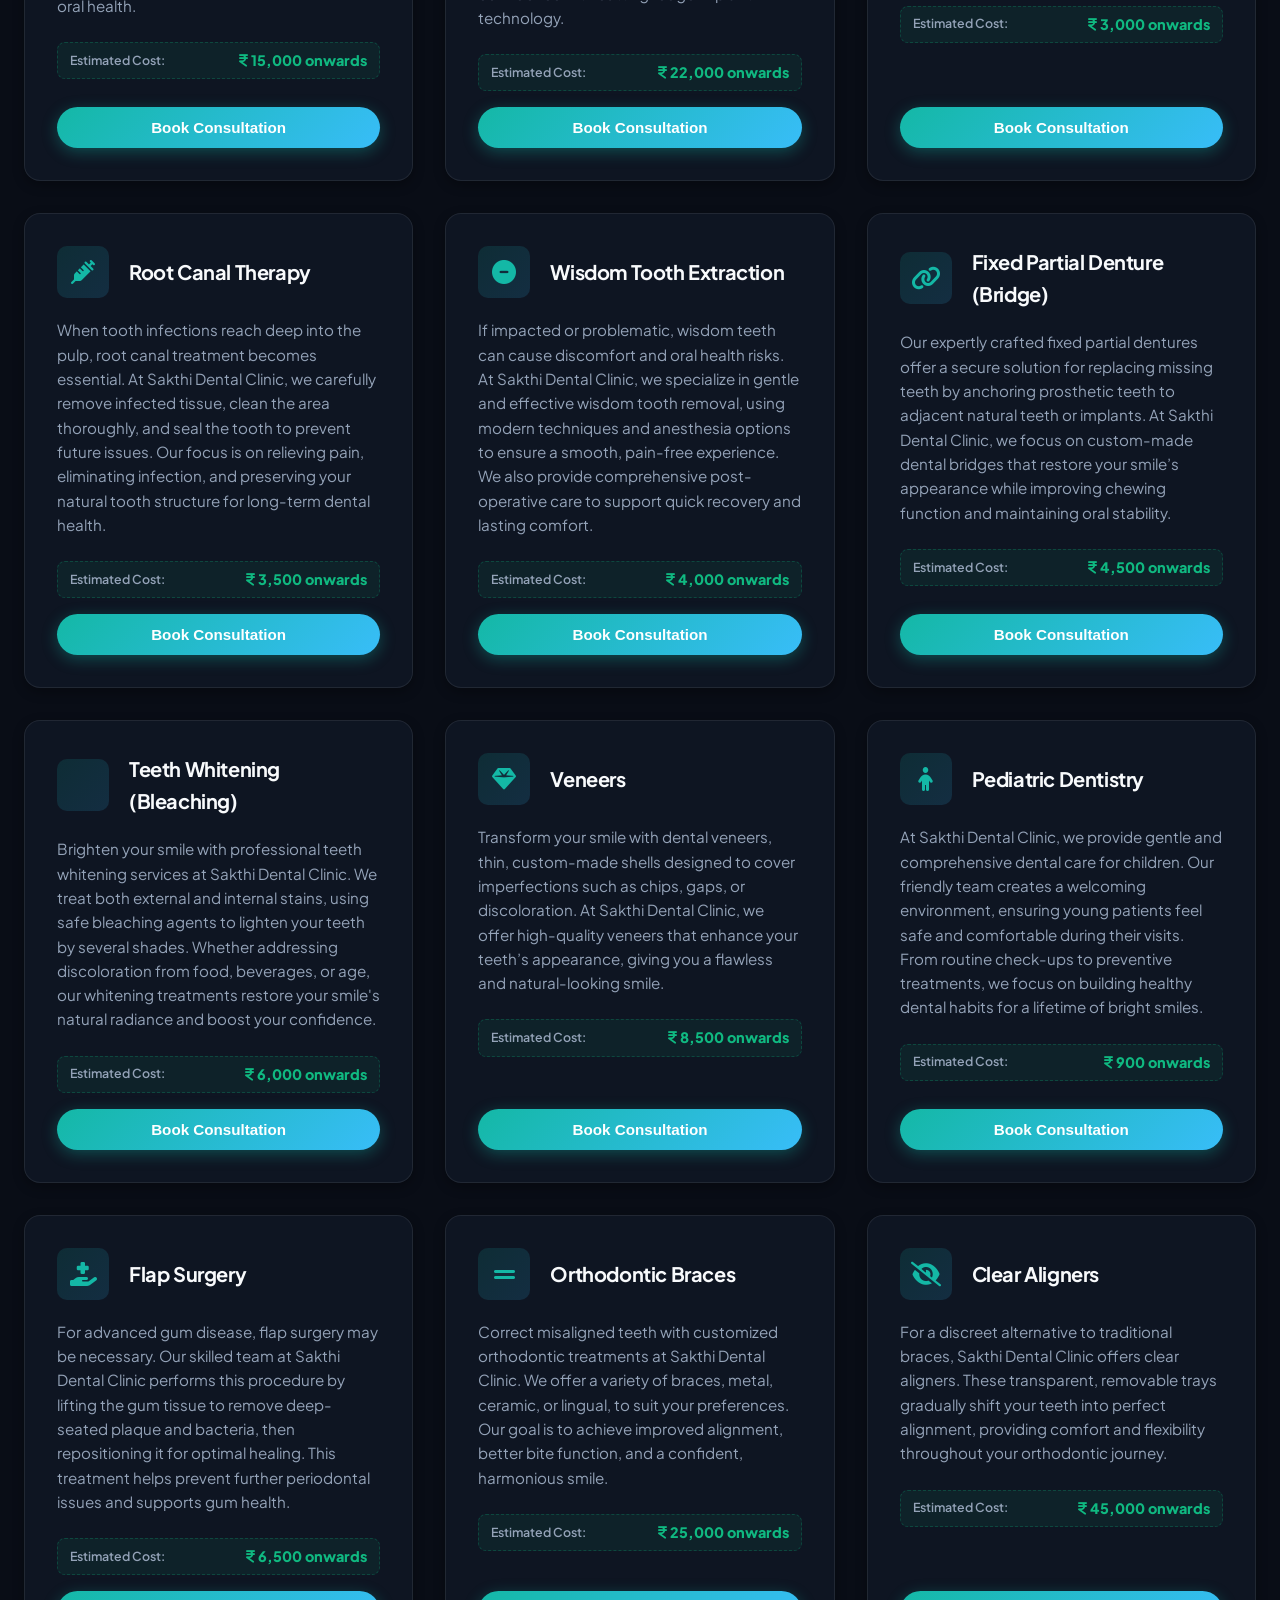
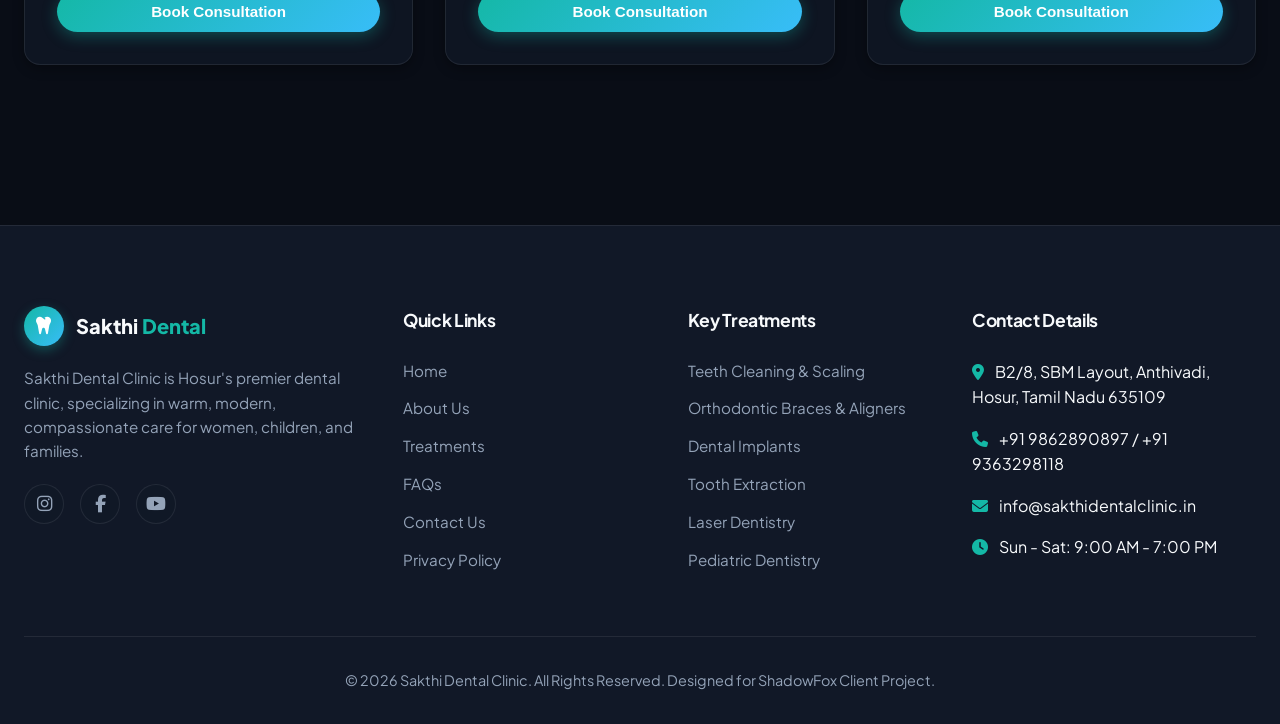
<file: treatments.html>
<!DOCTYPE html>
<html lang="en" data-theme="dark">
<head>
  <meta charset="UTF-8">
  <meta name="viewport" content="width=device-width, initial-scale=1.0">
  <title>Comprehensive Dental Treatments & Services | Sakthi Dental Clinic Hosur</title>
  <meta name="description" content="Explore Sakthi Dental Clinic's complete range of treatments including LASER gum care, braces, clear aligners, implants, root canals, dentures, pediatric care, and whitening in Hosur.">
  
  <link rel="stylesheet" href="https://cdnjs.cloudflare.com/ajax/libs/font-awesome/6.4.0/css/all.min.css">
  <link rel="stylesheet" href="style.css">
</head>
<body>

  <!-- Ambient Animated Background -->
  <div class="ambient-bg">
    <div class="blob blob-1"></div>
    <div class="blob blob-2"></div>
    <div class="blob blob-3"></div>
  </div>

  <!-- Header / Navbar -->
  <header class="header">
    <div class="nav-container">
      <a href="index.html" class="logo">
        <div class="logo-icon"><i class="fa-solid fa-tooth"></i></div>
        <div class="logo-text">Sakthi <span>Dental</span></div>
      </a>

      <!-- GUEST NAV MENU (Before Login) -->
      <nav class="nav-menu nav-menu-guest" id="guestNavMenu">
        <a href="index.html" class="nav-link">Home</a>
        <a href="about.html" class="nav-link">About Us</a>
        <a href="treatments.html" class="nav-link active">Treatments</a>
        <a href="faqs.html" class="nav-link">FAQs</a>
        <a href="contact.html" class="nav-link">Contact</a>
      </nav>

      <!-- AUTHENTICATED NAV MENU (After Login) -->
      <nav class="nav-menu nav-menu-user" id="userNavMenu" style="display: none;">
        <a href="index.html#my-appointments" class="nav-link"><i class="fa-solid fa-calendar-check" style="font-size: 0.85rem;"></i> My Bookings <span class="apt-badge-count red-alert-badge" style="display: none;"></span></a>
        <a href="index.html#appointment" class="nav-link trigger-appointment"><i class="fa-solid fa-calendar-plus" style="font-size: 0.85rem;"></i> Fix an Appointment</a>
        <a href="about.html#doctors" class="nav-link"><i class="fa-solid fa-user-doctor" style="font-size: 0.85rem;"></i> Our Team</a>
        <a href="treatments.html" class="nav-link active"><i class="fa-solid fa-kit-medical" style="font-size: 0.85rem;"></i> Treatments</a>
      </nav>

      <div class="nav-actions">
        <!-- Fix an Appointment Button (Visible ONLY After Login) -->
        <button class="btn btn-primary trigger-appointment user-apt-btn" id="userAptBtn" style="display: none;">
          <i class="fa-solid fa-calendar-plus"></i> Fix an Appointment
        </button>

        <!-- Dark Mode Toggle Button -->
        <button class="theme-toggle-btn" aria-label="Toggle Theme">
          <i class="fa-solid fa-moon"></i>
        </button>

        <!-- Direct Logout Button (Visible ONLY After Login: Text Only) -->
        <button class="btn-header-logout logout-btn" id="navHeaderLogoutBtn" style="display: none;">
          Logout
        </button>

        <!-- Guest State Auth Button (Before Login) -->
        <div class="auth-guest-actions" id="navGuestActions">
          <button class="btn btn-nav-auth btn-primary-auth open-auth-btn" data-auth-mode="signin">
            Login
          </button>
        </div>

        <!-- Authenticated User Profile Dropdown (After Login) -->
        <div class="auth-user-dropdown" id="navUserDropdown" style="display: none;">
          <button class="user-profile-badge-btn" id="userProfileBadgeBtn" aria-label="User Profile Menu">
            <div class="user-avatar-circle" id="navUserAvatar">JD</div>
            <div class="user-meta-info">
              <span class="user-nav-name" id="navUserName">Jane Doe</span>
              <span class="user-nav-role-badge" id="navUserRole">Patient</span>
            </div>
            <i class="fa-solid fa-chevron-down dropdown-arrow"></i>
          </button>
          <div class="user-dropdown-menu" id="userDropdownMenu">
            <div class="dropdown-header">
              <strong id="dropdownUserFullName">Jane Doe</strong>
              <span id="dropdownUserEmail">jane@example.com</span>
            </div>
            <div class="dropdown-divider"></div>
            <a href="index.html#my-appointments" class="dropdown-item">
              <i class="fa-solid fa-calendar-check"></i> My Appointments
            </a>
            <a href="contact.html" class="dropdown-item">
              <i class="fa-solid fa-file-medical"></i> Medical Records
            </a>
            <div class="dropdown-divider"></div>
            <button class="dropdown-item logout-btn" id="logoutBtn">
              <i class="fa-solid fa-right-from-bracket"></i> Sign Out
            </button>
          </div>
        </div>

        <button class="hamburger" aria-label="Open Navigation Drawer">
          <i class="fa-solid fa-bars-staggered"></i>
        </button>
      </div>
    </div>
  </header>

  <!-- Mobile Navigation Drawer -->
  <div class="drawer-overlay"></div>
  <div class="mobile-drawer">
    <div>
      <div class="drawer-header">
        <div class="logo">
          <div class="logo-icon"><i class="fa-solid fa-tooth"></i></div>
          <div class="logo-text">Sakthi <span>Dental</span></div>
        </div>
        <button class="close-drawer-btn" aria-label="Close Drawer"><i class="fa-solid fa-xmark"></i></button>
      </div>

      <!-- GUEST MOBILE NAV LIST (Before Login) -->
      <div class="mobile-nav-list mobile-nav-guest" id="mobileNavGuest">
        <a href="index.html#home" class="mobile-nav-link"><i class="fa-solid fa-house"></i> Home</a>
        <a href="about.html" class="mobile-nav-link"><i class="fa-solid fa-info-circle"></i> About Us</a>
        <a href="treatments.html" class="mobile-nav-link active"><i class="fa-solid fa-kit-medical"></i> Treatments</a>
        <a href="index.html#doctors" class="mobile-nav-link"><i class="fa-solid fa-user-doctor"></i> Our Team</a>
        <a href="faqs.html" class="mobile-nav-link"><i class="fa-solid fa-circle-question"></i> FAQs</a>
        <a href="contact.html" class="mobile-nav-link"><i class="fa-solid fa-paper-plane"></i> Contact Us</a>
      </div>

      <!-- AUTHENTICATED MOBILE NAV LIST (After Login) -->
      <div class="mobile-nav-list mobile-nav-user" id="mobileNavUser" style="display: none;">
        <a href="index.html#my-appointments" class="mobile-nav-link"><i class="fa-solid fa-calendar-check"></i> My Bookings</a>
        <a href="#appointment" class="mobile-nav-link trigger-appointment"><i class="fa-solid fa-calendar-plus"></i> Fix an Appointment</a>
        <a href="index.html#doctors" class="mobile-nav-link"><i class="fa-solid fa-user-doctor"></i> Our Team</a>
        <a href="treatments.html" class="mobile-nav-link active"><i class="fa-solid fa-kit-medical"></i> Treatments</a>
        <a href="about.html" class="mobile-nav-link"><i class="fa-solid fa-info-circle"></i> About Clinic</a>
        <a href="faqs.html" class="mobile-nav-link"><i class="fa-solid fa-circle-question"></i> FAQs</a>
        <a href="contact.html" class="mobile-nav-link"><i class="fa-solid fa-paper-plane"></i> Contact Us</a>
      </div>
    </div>

    <div style="margin-top: 1.5rem;" class="mobile-drawer-footer">
      <div class="mobile-drawer-auth" id="mobileDrawerAuth">
        <!-- Guest Login Button (Before Login) -->
        <div class="mobile-guest-auth" id="mobileGuestAuth">
          <button class="btn btn-primary-auth open-auth-btn" data-auth-mode="signin" style="width: 100%; display: flex; justify-content: center; align-items: center; gap: 8px; padding: 0.75rem 1rem; font-weight: 700;">
            <i class="fa-solid fa-right-to-bracket"></i> Login / Sign Up
          </button>
        </div>

        <!-- Authenticated Mobile User Card & Actions (After Login) -->
        <div class="mobile-user-auth" id="mobileUserAuth" style="display: none;">
          <div class="mobile-user-card open-profile-modal-btn">
            <div class="user-avatar-circle" id="mobileUserAvatar">JD</div>
            <div style="flex: 1;">
              <div class="user-nav-name" id="mobileUserName" style="font-weight: 700; color: #ffffff;">Jane Doe</div>
              <div class="user-nav-role-badge" id="mobileUserRole" style="font-size: 0.75rem; color: var(--primary);">Patient Profile</div>
            </div>
            <i class="fa-solid fa-chevron-right" style="color: rgba(255,255,255,0.4); font-size: 0.85rem;"></i>
          </div>
          <button class="btn btn-outline-auth logout-btn" style="width: 100%; margin-top: 6px;">
            <i class="fa-solid fa-right-from-bracket"></i> Logout
          </button>
        </div>
      </div>

      <!-- Quick Emergency Call Link inside Mobile Drawer -->
      <a href="tel:04344222333" class="mobile-drawer-call-btn">
        <i class="fa-solid fa-phone"></i> Call Emergency: 04344-222333
      </a>
    </div>
  </div>

  <!-- Page Header -->
  <section class="page-offset section" style="padding-bottom: 2rem;">
    <div class="container">
      <div class="section-header" style="margin-bottom: 2.5rem;">
        <div class="badge"><i class="fa-solid fa-notes-medical"></i> Specialized Services</div>
        <h1 class="section-title">Our Complete Dental Treatments</h1>
        <p class="section-subtitle">Advanced, compassionate dental care tailored to bring health and confidence to every smile.</p>
      </div>

      <!-- Category Filter Bar & Live Search -->
      <div class="filter-bar">
        <div class="category-tabs">
          <button class="tab-btn active" data-category="all">All Treatments</button>
          <button class="tab-btn" data-category="gum-laser">Gum & Laser Care</button>
          <button class="tab-btn" data-category="restorative">Restorative & Dentures</button>
          <button class="tab-btn" data-category="cosmetic">Cosmetic & Whitening</button>
          <button class="tab-btn" data-category="orthodontics">Orthodontics & Aligners</button>
          <button class="tab-btn" data-category="surgical">Surgical & Implants</button>
          <button class="tab-btn" data-category="pediatric">Pediatric Care</button>
        </div>

        <div class="search-box">
          <i class="fa-solid fa-magnifying-glass"></i>
          <input type="text" id="treatmentSearch" placeholder="Search treatments (e.g. Braces, Implants)...">
        </div>
      </div>
    </div>
  </section>

  <!-- Treatments Grid Section -->
  <section class="section" style="padding-top: 1rem;">
    <div class="container">
      <div class="treatments-grid" id="treatmentsContainer">
        
        <!-- 1. Teeth Cleaning & Scaling -->
        <div class="treatment-card-wrapper" data-category="gum-laser">
          <div class="glass-card treatment-card">
            <div>
              <div class="treatment-header">
                <div class="treatment-icon-wrapper"><i class="fa-solid fa-wand-magic-sparkles"></i></div>
                <h3>Teeth Cleaning & Scaling</h3>
              </div>
              <p>At Sakthi Dental Clinic, we offer advanced, non-surgical gum care using modern LASER technology for precise and effective treatment. Whether you're dealing with early signs of gum disease or a more advanced condition, our skilled professionals ensure thorough cleaning to restore gum health. Scaling is advised for moderate cases to remove plaque and tartar buildup, while more severe periodontal issues may require deep cleaning procedures like root planing, supported by LASER treatment. This approach not only treats existing problems but also serves as a crucial preparatory step before any surgical intervention.</p>
              <div class="treatment-price-row" style="display: flex; align-items: center; justify-content: space-between; margin-top: 0.85rem; padding: 6px 12px; background: rgba(16, 185, 129, 0.08); border-radius: 8px; border: 1px dashed rgba(16, 185, 129, 0.25);">
                <span style="font-size: 0.775rem; color: var(--text-muted); font-weight: 600;">Estimated Cost:</span>
                <span style="font-weight: 800; color: #10b981; font-size: 0.9rem;"><i class="fa-solid fa-indian-rupee-sign"></i> 1,200 onwards</span>
              </div>
            </div>
            <button class="btn btn-primary trigger-appointment" style="width: 100%; margin-top: 1rem;">Book Consultation</button>
          </div>
        </div>

        <!-- 2. Tooth Filling -->
        <div class="treatment-card-wrapper" data-category="restorative">
          <div class="glass-card treatment-card">
            <div>
              <div class="treatment-header">
                <div class="treatment-icon-wrapper"><i class="fa-solid fa-fill-drip"></i></div>
                <h3>Tooth Filling</h3>
              </div>
              <p>At Sakthi Dental Clinic, we specialize in restoring smiles through expert tooth filling services. Whether tooth damage is caused by cavities, trauma, or wear from habits like teeth grinding or nail-biting, our team uses high-quality materials and the latest techniques to repair and protect your teeth. We focus on sealing gaps effectively to prevent future decay and ensure long-term oral health. Our goal is to preserve your natural tooth structure while enhancing both function and appearance, giving you a healthier, more confident smile.</p>
              <div class="treatment-price-row" style="display: flex; align-items: center; justify-content: space-between; margin-top: 0.85rem; padding: 6px 12px; background: rgba(16, 185, 129, 0.08); border-radius: 8px; border: 1px dashed rgba(16, 185, 129, 0.25);">
                <span style="font-size: 0.775rem; color: var(--text-muted); font-weight: 600;">Estimated Cost:</span>
                <span style="font-weight: 800; color: #10b981; font-size: 0.9rem;"><i class="fa-solid fa-indian-rupee-sign"></i> 800 onwards</span>
              </div>
            </div>
            <button class="btn btn-primary trigger-appointment" style="width: 100%; margin-top: 1rem;">Book Consultation</button>
          </div>
        </div>

        <!-- 3. Tooth Extraction -->
        <div class="treatment-card-wrapper" data-category="surgical">
          <div class="glass-card treatment-card">
            <div>
              <div class="treatment-header">
                <div class="treatment-icon-wrapper"><i class="fa-solid fa-tooth"></i></div>
                <h3>Tooth Extraction</h3>
              </div>
              <p>When a tooth is beyond repair, Sakthi Dental Clinic ensures that the extraction process is handled with the utmost care and comfort. Our experienced dental team evaluates every option before recommending removal, but when necessary, we perform extractions using gentle techniques to minimize discomfort. We prioritize creating a stress-free environment, explaining each step to our patients. Your health and comfort are always our focus, and we aim to make tooth extraction as smooth and painless as possible, supporting you through every stage of recovery.</p>
              <div class="treatment-price-row" style="display: flex; align-items: center; justify-content: space-between; margin-top: 0.85rem; padding: 6px 12px; background: rgba(16, 185, 129, 0.08); border-radius: 8px; border: 1px dashed rgba(16, 185, 129, 0.25);">
                <span style="font-size: 0.775rem; color: var(--text-muted); font-weight: 600;">Estimated Cost:</span>
                <span style="font-weight: 800; color: #10b981; font-size: 0.9rem;"><i class="fa-solid fa-indian-rupee-sign"></i> 1,500 onwards</span>
              </div>
            </div>
            <button class="btn btn-primary trigger-appointment" style="width: 100%; margin-top: 1rem;">Book Consultation</button>
          </div>
        </div>

        <!-- 4. Artificial Complete Denture -->
        <div class="treatment-card-wrapper" data-category="restorative">
          <div class="glass-card treatment-card">
            <div>
              <div class="treatment-header">
                <div class="treatment-icon-wrapper"><i class="fa-solid fa-teeth"></i></div>
                <h3>Artificial Complete Denture</h3>
              </div>
              <p>At Sakthi Dental Clinic, we craft high-quality complete dentures to restore both function and aesthetics for patients with missing teeth. Our dentures are designed with precision using durable materials, providing a natural look and a comfortable fit. Whether you're replacing several teeth or a full arch, our customized solutions help you regain confidence and improve daily functionality. We focus on delivering practical, long-lasting dentures that enhance your smile and overall oral health.</p>
              <div class="treatment-price-row" style="display: flex; align-items: center; justify-content: space-between; margin-top: 0.85rem; padding: 6px 12px; background: rgba(16, 185, 129, 0.08); border-radius: 8px; border: 1px dashed rgba(16, 185, 129, 0.25);">
                <span style="font-size: 0.775rem; color: var(--text-muted); font-weight: 600;">Estimated Cost:</span>
                <span style="font-weight: 800; color: #10b981; font-size: 0.9rem;"><i class="fa-solid fa-indian-rupee-sign"></i> 15,000 onwards</span>
              </div>
            </div>
            <button class="btn btn-primary trigger-appointment" style="width: 100%; margin-top: 1rem;">Book Consultation</button>
          </div>
        </div>

        <!-- 5. Dental Implants -->
        <div class="treatment-card-wrapper" data-category="surgical">
          <div class="glass-card treatment-card">
            <div>
              <div class="treatment-header">
                <div class="treatment-icon-wrapper"><i class="fa-solid fa-teeth-open"></i></div>
                <h3>Dental Implants</h3>
              </div>
              <p>Dental implants at Sakthi Dental Clinic offer a modern and reliable solution for replacing missing teeth. Using biocompatible materials like titanium, we securely place artificial roots into the jawbone, creating a stable foundation for prosthetic teeth. Our advanced implant procedures restore both the appearance and strength of your smile, ensuring a natural feel and long-lasting results. Trust our experienced team to help you regain optimal oral function and confidence with cutting-edge implant technology.</p>
              <div class="treatment-price-row" style="display: flex; align-items: center; justify-content: space-between; margin-top: 0.85rem; padding: 6px 12px; background: rgba(16, 185, 129, 0.08); border-radius: 8px; border: 1px dashed rgba(16, 185, 129, 0.25);">
                <span style="font-size: 0.775rem; color: var(--text-muted); font-weight: 600;">Estimated Cost:</span>
                <span style="font-weight: 800; color: #10b981; font-size: 0.9rem;"><i class="fa-solid fa-indian-rupee-sign"></i> 22,000 onwards</span>
              </div>
            </div>
            <button class="btn btn-primary trigger-appointment" style="width: 100%; margin-top: 1rem;">Book Consultation</button>
          </div>
        </div>

        <!-- 6. Laser Dentistry -->
        <div class="treatment-card-wrapper" data-category="gum-laser">
          <div class="glass-card treatment-card">
            <div>
              <div class="treatment-header">
                <div class="treatment-icon-wrapper"><i class="fa-solid fa-bolt"></i></div>
                <h3>Laser Dentistry</h3>
              </div>
              <p>At Sakthi Dental Clinic, we utilize advanced laser technology to perform precise, minimally invasive dental treatments. From soft tissue surgeries to gum care, laser procedures offer faster healing, reduced discomfort, and enhanced accuracy. Whether you're undergoing gum reshaping or other corrective treatments, our state-of-the-art laser equipment ensures efficient, safe, and comfortable care tailored to your needs.</p>
              <div class="treatment-price-row" style="display: flex; align-items: center; justify-content: space-between; margin-top: 0.85rem; padding: 6px 12px; background: rgba(16, 185, 129, 0.08); border-radius: 8px; border: 1px dashed rgba(16, 185, 129, 0.25);">
                <span style="font-size: 0.775rem; color: var(--text-muted); font-weight: 600;">Estimated Cost:</span>
                <span style="font-weight: 800; color: #10b981; font-size: 0.9rem;"><i class="fa-solid fa-indian-rupee-sign"></i> 3,000 onwards</span>
              </div>
            </div>
            <button class="btn btn-primary trigger-appointment" style="width: 100%; margin-top: 1rem;">Book Consultation</button>
          </div>
        </div>

        <!-- 7. Root Canal Therapy -->
        <div class="treatment-card-wrapper" data-category="restorative">
          <div class="glass-card treatment-card">
            <div>
              <div class="treatment-header">
                <div class="treatment-icon-wrapper"><i class="fa-solid fa-syringe"></i></div>
                <h3>Root Canal Therapy</h3>
              </div>
              <p>When tooth infections reach deep into the pulp, root canal treatment becomes essential. At Sakthi Dental Clinic, we carefully remove infected tissue, clean the area thoroughly, and seal the tooth to prevent future issues. Our focus is on relieving pain, eliminating infection, and preserving your natural tooth structure for long-term dental health.</p>
              <div class="treatment-price-row" style="display: flex; align-items: center; justify-content: space-between; margin-top: 0.85rem; padding: 6px 12px; background: rgba(16, 185, 129, 0.08); border-radius: 8px; border: 1px dashed rgba(16, 185, 129, 0.25);">
                <span style="font-size: 0.775rem; color: var(--text-muted); font-weight: 600;">Estimated Cost:</span>
                <span style="font-weight: 800; color: #10b981; font-size: 0.9rem;"><i class="fa-solid fa-indian-rupee-sign"></i> 3,500 onwards</span>
              </div>
            </div>
            <button class="btn btn-primary trigger-appointment" style="width: 100%; margin-top: 1rem;">Book Consultation</button>
          </div>
        </div>

        <!-- 8. Wisdom Tooth Extraction -->
        <div class="treatment-card-wrapper" data-category="surgical">
          <div class="glass-card treatment-card">
            <div>
              <div class="treatment-header">
                <div class="treatment-icon-wrapper"><i class="fa-solid fa-circle-minus"></i></div>
                <h3>Wisdom Tooth Extraction</h3>
              </div>
              <p>If impacted or problematic, wisdom teeth can cause discomfort and oral health risks. At Sakthi Dental Clinic, we specialize in gentle and effective wisdom tooth removal, using modern techniques and anesthesia options to ensure a smooth, pain-free experience. We also provide comprehensive post-operative care to support quick recovery and lasting comfort.</p>
              <div class="treatment-price-row" style="display: flex; align-items: center; justify-content: space-between; margin-top: 0.85rem; padding: 6px 12px; background: rgba(16, 185, 129, 0.08); border-radius: 8px; border: 1px dashed rgba(16, 185, 129, 0.25);">
                <span style="font-size: 0.775rem; color: var(--text-muted); font-weight: 600;">Estimated Cost:</span>
                <span style="font-weight: 800; color: #10b981; font-size: 0.9rem;"><i class="fa-solid fa-indian-rupee-sign"></i> 4,000 onwards</span>
              </div>
            </div>
            <button class="btn btn-primary trigger-appointment" style="width: 100%; margin-top: 1rem;">Book Consultation</button>
          </div>
        </div>

        <!-- 9. Fixed Partial Denture (Bridge) -->
        <div class="treatment-card-wrapper" data-category="restorative">
          <div class="glass-card treatment-card">
            <div>
              <div class="treatment-header">
                <div class="treatment-icon-wrapper"><i class="fa-solid fa-link"></i></div>
                <h3>Fixed Partial Denture (Bridge)</h3>
              </div>
              <p>Our expertly crafted fixed partial dentures offer a secure solution for replacing missing teeth by anchoring prosthetic teeth to adjacent natural teeth or implants. At Sakthi Dental Clinic, we focus on custom-made dental bridges that restore your smile’s appearance while improving chewing function and maintaining oral stability.</p>
              <div class="treatment-price-row" style="display: flex; align-items: center; justify-content: space-between; margin-top: 0.85rem; padding: 6px 12px; background: rgba(16, 185, 129, 0.08); border-radius: 8px; border: 1px dashed rgba(16, 185, 129, 0.25);">
                <span style="font-size: 0.775rem; color: var(--text-muted); font-weight: 600;">Estimated Cost:</span>
                <span style="font-weight: 800; color: #10b981; font-size: 0.9rem;"><i class="fa-solid fa-indian-rupee-sign"></i> 4,500 onwards</span>
              </div>
            </div>
            <button class="btn btn-primary trigger-appointment" style="width: 100%; margin-top: 1rem;">Book Consultation</button>
          </div>
        </div>

        <!-- 10. Teeth Whitening (Bleaching) -->
        <div class="treatment-card-wrapper" data-category="cosmetic">
          <div class="glass-card treatment-card">
            <div>
              <div class="treatment-header">
                <div class="treatment-icon-wrapper"><i class="fa-solid fa-sparkles"></i></div>
                <h3>Teeth Whitening (Bleaching)</h3>
              </div>
              <p>Brighten your smile with professional teeth whitening services at Sakthi Dental Clinic. We treat both external and internal stains, using safe bleaching agents to lighten your teeth by several shades. Whether addressing discoloration from food, beverages, or age, our whitening treatments restore your smile's natural radiance and boost your confidence.</p>
              <div class="treatment-price-row" style="display: flex; align-items: center; justify-content: space-between; margin-top: 0.85rem; padding: 6px 12px; background: rgba(16, 185, 129, 0.08); border-radius: 8px; border: 1px dashed rgba(16, 185, 129, 0.25);">
                <span style="font-size: 0.775rem; color: var(--text-muted); font-weight: 600;">Estimated Cost:</span>
                <span style="font-weight: 800; color: #10b981; font-size: 0.9rem;"><i class="fa-solid fa-indian-rupee-sign"></i> 6,000 onwards</span>
              </div>
            </div>
            <button class="btn btn-primary trigger-appointment" style="width: 100%; margin-top: 1rem;">Book Consultation</button>
          </div>
        </div>

        <!-- 11. Veneers -->
        <div class="treatment-card-wrapper" data-category="cosmetic">
          <div class="glass-card treatment-card">
            <div>
              <div class="treatment-header">
                <div class="treatment-icon-wrapper"><i class="fa-solid fa-gem"></i></div>
                <h3>Veneers</h3>
              </div>
              <p>Transform your smile with dental veneers, thin, custom-made shells designed to cover imperfections such as chips, gaps, or discoloration. At Sakthi Dental Clinic, we offer high-quality veneers that enhance your teeth’s appearance, giving you a flawless and natural-looking smile.</p>
              <div class="treatment-price-row" style="display: flex; align-items: center; justify-content: space-between; margin-top: 0.85rem; padding: 6px 12px; background: rgba(16, 185, 129, 0.08); border-radius: 8px; border: 1px dashed rgba(16, 185, 129, 0.25);">
                <span style="font-size: 0.775rem; color: var(--text-muted); font-weight: 600;">Estimated Cost:</span>
                <span style="font-weight: 800; color: #10b981; font-size: 0.9rem;"><i class="fa-solid fa-indian-rupee-sign"></i> 8,500 onwards</span>
              </div>
            </div>
            <button class="btn btn-primary trigger-appointment" style="width: 100%; margin-top: 1rem;">Book Consultation</button>
          </div>
        </div>

        <!-- 12. Pediatric Dentistry -->
        <div class="treatment-card-wrapper" data-category="pediatric">
          <div class="glass-card treatment-card">
            <div>
              <div class="treatment-header">
                <div class="treatment-icon-wrapper"><i class="fa-solid fa-child"></i></div>
                <h3>Pediatric Dentistry</h3>
              </div>
              <p>At Sakthi Dental Clinic, we provide gentle and comprehensive dental care for children. Our friendly team creates a welcoming environment, ensuring young patients feel safe and comfortable during their visits. From routine check-ups to preventive treatments, we focus on building healthy dental habits for a lifetime of bright smiles.</p>
              <div class="treatment-price-row" style="display: flex; align-items: center; justify-content: space-between; margin-top: 0.85rem; padding: 6px 12px; background: rgba(16, 185, 129, 0.08); border-radius: 8px; border: 1px dashed rgba(16, 185, 129, 0.25);">
                <span style="font-size: 0.775rem; color: var(--text-muted); font-weight: 600;">Estimated Cost:</span>
                <span style="font-weight: 800; color: #10b981; font-size: 0.9rem;"><i class="fa-solid fa-indian-rupee-sign"></i> 900 onwards</span>
              </div>
            </div>
            <button class="btn btn-primary trigger-appointment" style="width: 100%; margin-top: 1rem;">Book Consultation</button>
          </div>
        </div>

        <!-- 13. Flap Surgery -->
        <div class="treatment-card-wrapper" data-category="gum-laser">
          <div class="glass-card treatment-card">
            <div>
              <div class="treatment-header">
                <div class="treatment-icon-wrapper"><i class="fa-solid fa-hand-holding-medical"></i></div>
                <h3>Flap Surgery</h3>
              </div>
              <p>For advanced gum disease, flap surgery may be necessary. Our skilled team at Sakthi Dental Clinic performs this procedure by lifting the gum tissue to remove deep-seated plaque and bacteria, then repositioning it for optimal healing. This treatment helps prevent further periodontal issues and supports gum health.</p>
              <div class="treatment-price-row" style="display: flex; align-items: center; justify-content: space-between; margin-top: 0.85rem; padding: 6px 12px; background: rgba(16, 185, 129, 0.08); border-radius: 8px; border: 1px dashed rgba(16, 185, 129, 0.25);">
                <span style="font-size: 0.775rem; color: var(--text-muted); font-weight: 600;">Estimated Cost:</span>
                <span style="font-weight: 800; color: #10b981; font-size: 0.9rem;"><i class="fa-solid fa-indian-rupee-sign"></i> 6,500 onwards</span>
              </div>
            </div>
            <button class="btn btn-primary trigger-appointment" style="width: 100%; margin-top: 1rem;">Book Consultation</button>
          </div>
        </div>

        <!-- 14. Orthodontic Braces -->
        <div class="treatment-card-wrapper" data-category="orthodontics">
          <div class="glass-card treatment-card">
            <div>
              <div class="treatment-header">
                <div class="treatment-icon-wrapper"><i class="fa-solid fa-grip-lines"></i></div>
                <h3>Orthodontic Braces</h3>
              </div>
              <p>Correct misaligned teeth with customized orthodontic treatments at Sakthi Dental Clinic. We offer a variety of braces, metal, ceramic, or lingual, to suit your preferences. Our goal is to achieve improved alignment, better bite function, and a confident, harmonious smile.</p>
              <div class="treatment-price-row" style="display: flex; align-items: center; justify-content: space-between; margin-top: 0.85rem; padding: 6px 12px; background: rgba(16, 185, 129, 0.08); border-radius: 8px; border: 1px dashed rgba(16, 185, 129, 0.25);">
                <span style="font-size: 0.775rem; color: var(--text-muted); font-weight: 600;">Estimated Cost:</span>
                <span style="font-weight: 800; color: #10b981; font-size: 0.9rem;"><i class="fa-solid fa-indian-rupee-sign"></i> 25,000 onwards</span>
              </div>
            </div>
            <button class="btn btn-primary trigger-appointment" style="width: 100%; margin-top: 1rem;">Book Consultation</button>
          </div>
        </div>

        <!-- 15. Clear Aligners -->
        <div class="treatment-card-wrapper" data-category="orthodontics">
          <div class="glass-card treatment-card">
            <div>
              <div class="treatment-header">
                <div class="treatment-icon-wrapper"><i class="fa-solid fa-eye-slash"></i></div>
                <h3>Clear Aligners</h3>
              </div>
              <p>For a discreet alternative to traditional braces, Sakthi Dental Clinic offers clear aligners. These transparent, removable trays gradually shift your teeth into perfect alignment, providing comfort and flexibility throughout your orthodontic journey.</p>
              <div class="treatment-price-row" style="display: flex; align-items: center; justify-content: space-between; margin-top: 0.85rem; padding: 6px 12px; background: rgba(16, 185, 129, 0.08); border-radius: 8px; border: 1px dashed rgba(16, 185, 129, 0.25);">
                <span style="font-size: 0.775rem; color: var(--text-muted); font-weight: 600;">Estimated Cost:</span>
                <span style="font-weight: 800; color: #10b981; font-size: 0.9rem;"><i class="fa-solid fa-indian-rupee-sign"></i> 45,000 onwards</span>
              </div>
            </div>
            <button class="btn btn-primary trigger-appointment" style="width: 100%; margin-top: 1rem;">Book Consultation</button>
          </div>
        </div>

      </div>
    </div>
  </section>

  <!-- Global Appointment Modal -->
  <div class="modal-overlay" id="appointmentModal">
    <div class="modal-card">
      <button class="close-modal-btn"><i class="fa-solid fa-xmark"></i></button>
      <div style="text-align: center; margin-bottom: 1.5rem;">
        <div class="badge"><i class="fa-solid fa-calendar-check"></i> Sakthi Dental Clinic</div>
        <h2 style="font-size: 1.8rem;">Fix an Appointment</h2>
        <p style="color: var(--text-muted); font-size: 0.95rem;">Select your preferred date & time. We will get in touch to confirm!</p>
      </div>

      <form id="appointmentForm">
        <div class="form-group">
          <label for="aptName">Full Name *</label>
          <input type="text" id="aptName" class="form-control" placeholder="Enter your full name" required>
        </div>

        <div class="form-group">
          <label for="aptPhone">Phone Number *</label>
          <input type="tel" id="aptPhone" class="form-control" placeholder="Enter your 10-digit mobile number" required>
        </div>

        <div class="form-group" style="display: grid; grid-template-columns: 1fr 1fr; gap: 1rem;">
          <div>
            <label for="aptDate">Preferred Date *</label>
            <input type="date" id="aptDate" class="form-control" required>
          </div>
          <div>
            <label for="aptDoctor">Doctor Preference</label>
            <select id="aptDoctor" class="form-control">
              <option value="Dr. Anupriya">Dr. Anupriya (Founder)</option>
              <option value="Dr. Ananya Iyer">Dr. Ananya Iyer</option>
              <option value="Dr. Meera Subramanian">Dr. Meera Subramanian</option>
              <option value="Dr. Arvind Kumar">Dr. Arvind Kumar</option>
              <option value="Dr. Sneha N">Dr. Sneha N</option>
              <option value="Dr. Srinivas Rohit">Dr. Srinivas Rohit</option>
              <option value="Dr. Balu">Dr. Balu (Laser Specialist)</option>
              <option value="Dr. Vikram Raj">Dr. Vikram Raj Kishore</option>
              <option value="Dr. Ajay Jumar">Dr. Ajay Jumar</option>
            </select>
          </div>
        </div>

        <div class="form-group">
          <label for="aptService">Service / Treatment Required</label>
          <select id="aptService" class="form-control">
            <option value="General Consultation">General Consultation</option>
            <option value="Teeth Cleaning">Teeth Cleaning & Scaling</option>
            <option value="Orthodontic Braces">Braces & Aligners</option>
            <option value="Tooth Extraction">Tooth Extraction</option>
            <option value="Dental Implants">Dental Implants</option>
            <option value="Laser Care">Laser Dentistry</option>
            <option value="Pediatric Care">Pediatric Care</option>
          </select>
        </div>

        <button type="submit" class="btn btn-primary" style="width: 100%; margin-top: 1rem;">
          <i class="fa-solid fa-paper-plane"></i> Submit Appointment Request
        </button>
      </form>
    </div>
  </div>

  <!-- Footer -->
  <footer class="footer">
    <div class="container">
      <div class="footer-grid">
        <div class="footer-brand">
          <a href="index.html" class="logo">
            <div class="logo-icon"><i class="fa-solid fa-tooth"></i></div>
            <div class="logo-text">Sakthi <span>Dental</span></div>
          </a>
          <p>Sakthi Dental Clinic is Hosur's premier dental clinic, specializing in warm, modern, compassionate care for women, children, and families.</p>
          <div class="social-links">
            <a href="#" class="social-icon" aria-label="Instagram"><i class="fa-brands fa-instagram"></i></a>
            <a href="#" class="social-icon" aria-label="Facebook"><i class="fa-brands fa-facebook-f"></i></a>
            <a href="#" class="social-icon" aria-label="YouTube"><i class="fa-brands fa-youtube"></i></a>
          </div>
        </div>

        <div class="footer-column">
          <h4>Quick Links</h4>
          <div class="footer-links">
            <a href="index.html">Home</a>
            <a href="about.html">About Us</a>
            <a href="treatments.html">Treatments</a>
            <a href="faqs.html">FAQs</a>
            <a href="contact.html">Contact Us</a>
            <a href="privacy.html">Privacy Policy</a>
          </div>
        </div>

        <div class="footer-column">
          <h4>Key Treatments</h4>
          <div class="footer-links">
            <a href="treatments.html">Teeth Cleaning & Scaling</a>
            <a href="treatments.html">Orthodontic Braces & Aligners</a>
            <a href="treatments.html">Dental Implants</a>
            <a href="treatments.html">Tooth Extraction</a>
            <a href="treatments.html">Laser Dentistry</a>
            <a href="treatments.html">Pediatric Dentistry</a>
          </div>
        </div>

        <div class="footer-column">
          <h4>Contact Details</h4>
          <div class="footer-links" style="gap: 1rem;">
            <p><i class="fa-solid fa-location-dot" style="color: var(--primary); margin-right: 8px;"></i> B2/8, SBM Layout, Anthivadi, Hosur, Tamil Nadu 635109</p>
            <p><i class="fa-solid fa-phone" style="color: var(--primary); margin-right: 8px;"></i> +91 9862890897 / +91 9363298118</p>
            <p><i class="fa-solid fa-envelope" style="color: var(--primary); margin-right: 8px;"></i> info@sakthidentalclinic.in</p>
            <p><i class="fa-solid fa-clock" style="color: var(--primary); margin-right: 8px;"></i> Sun - Sat: 9:00 AM - 7:00 PM</p>
          </div>
        </div>
      </div>

      <div class="footer-bottom">
        <p>&copy; 2026 Sakthi Dental Clinic. All Rights Reserved. Designed for ShadowFox Client Project.</p>
      </div>
    </div>
  </footer>

  <!-- Auth Modal (Sign In / Sign Up Split Screen) -->
  <div class="modal-overlay" id="authModal">
    <div class="auth-modal-card">
      <button class="close-modal-btn close-auth-modal-btn" aria-label="Close Modal"><i class="fa-solid fa-xmark"></i></button>
      
      <div class="auth-card-body">
        <!-- Form Side -->
        <div class="auth-form-side">
          <!-- Auth Mode Tabs (Sign In / Sign Up) -->
          <div class="auth-mode-switch">
            <button type="button" class="auth-mode-btn active" id="tabBtnSignIn" data-tab="signin">Sign In</button>
            <button type="button" class="auth-mode-btn" id="tabBtnSignUp" data-tab="signup">Sign Up</button>
          </div>

          <!-- SIGN IN FORM -->
          <form id="signInForm" class="auth-form-content active">
            <div class="form-group">
              <label for="signInEmail">Email or Phone</label>
              <div class="input-icon-wrapper">
                <i class="fa-solid fa-envelope input-icon"></i>
                <input type="text" id="signInEmail" class="form-control with-icon" placeholder="you@example.com" required>
              </div>
            </div>

            <div class="form-group">
              <label for="signInPassword">Password</label>
              <div class="input-icon-wrapper">
                <i class="fa-solid fa-lock input-icon"></i>
                <input type="password" id="signInPassword" class="form-control with-icon with-eye" placeholder="Enter your password" required>
                <button type="button" class="toggle-password-btn" aria-label="Toggle Password Visibility">
                  <i class="fa-solid fa-eye"></i>
                </button>
              </div>
            </div>

            <div class="auth-options-row">
              <label class="checkbox-container">
                <input type="checkbox" id="rememberMe" checked>
                <span class="checkmark"></span>
                Remember me
              </label>
              <a href="#" class="forgot-link" id="forgotPasswordBtn">Forgot password?</a>
            </div>

            <button type="submit" class="btn btn-primary auth-submit-btn" id="signInSubmitBtn">
              Login
            </button>

            <!-- New User Guidance Card -->
            <div class="new-user-guidance-card">
              <div class="guidance-body">
                <i class="fa-solid fa-sparkles guidance-star-icon"></i>
                <div>
                  <strong>First time visiting Sakthi Dental?</strong>
                  <p>New patients can easily create a free account.</p>
                </div>
              </div>
              <button type="button" class="btn-guidance-signup" id="guidanceSignUpBtn">
                Go to Sign Up <i class="fa-solid fa-arrow-right"></i>
              </button>
            </div>

            <!-- Quick Demo Logins -->
            <div class="demo-auth-box">
              <div class="demo-box-title"><i class="fa-solid fa-lightbulb"></i> Quick Patient Demo:</div>
              <div class="demo-btn-group">
                <button type="button" class="demo-chip-btn" id="fillDemoPatient" style="width: 100%;">
                  <i class="fa-solid fa-user"></i> Auto-fill Patient Demo Login
                </button>
              </div>
            </div>

            <div class="auth-footer-switch">
              No account yet? <a href="#" id="switchToSignUpLink">Sign Up</a>
            </div>
          </form>

          <!-- SIGN UP FORM -->
          <form id="signUpForm" class="auth-form-content" style="display: none;">
            <div class="form-row-2col">
              <div class="form-group">
                <label for="signUpName" id="signUpNameLabel">Full Name</label>
                <div class="input-icon-wrapper">
                  <i class="fa-solid fa-user input-icon"></i>
                  <input type="text" id="signUpName" class="form-control with-icon" placeholder="Jane Doe" required>
                </div>
              </div>
              <div class="form-group">
                <label for="signUpPhone">Phone Number</label>
                <div class="input-icon-wrapper">
                  <i class="fa-solid fa-phone input-icon"></i>
                  <input type="tel" id="signUpPhone" class="form-control with-icon" placeholder="+91 98765 43210" required>
                </div>
              </div>
            </div>

            <div class="form-group">
              <label for="signUpEmail">Email Address</label>
              <div class="input-icon-wrapper">
                <i class="fa-solid fa-envelope input-icon"></i>
                <input type="email" id="signUpEmail" class="form-control with-icon" placeholder="you@example.com" required>
              </div>
            </div>

            <div class="form-group">
              <label for="signUpPassword">Password</label>
              <div class="input-icon-wrapper">
                <i class="fa-solid fa-lock input-icon"></i>
                <input type="password" id="signUpPassword" class="form-control with-icon with-eye" placeholder="Create a strong password" required>
                <button type="button" class="toggle-password-btn" aria-label="Toggle Password Visibility">
                  <i class="fa-solid fa-eye"></i>
                </button>
              </div>
            </div>

            <button type="submit" class="btn btn-success-auth auth-submit-btn" id="signUpSubmitBtn">
              Create Patient Account
            </button>

            <div class="auth-footer-switch">
              Already have an account? <a href="#" id="switchToSignInLink">Sign In</a>
            </div>
          </form>
        </div>

        <!-- Visual Side -->
        <div class="auth-visual-side">
          <img src="./assets/images/auth_banner.jpg" id="authVisualImg" class="auth-visual-img" alt="Sakthi Dental Clinic Showcase">
          <div class="auth-visual-overlay">
            <div class="auth-visual-header">
              <div class="logo">
                <div class="logo-icon"><i class="fa-solid fa-tooth"></i></div>
                <div class="logo-text">Sakthi <span>Dental</span></div>
              </div>
            </div>

            <div class="auth-visual-content">
              <div class="auth-network-pill" id="authNetworkPill">SAKTHI HEALTHCARE NETWORK</div>
              <h2 id="authVisualTitle">Painless Dental Care. Lifelong Healthy Smiles.</h2>
              <p id="authVisualSubtitle">Join Hosur's premier dental clinic. Access digital consultation history, doctor scheduling & treatment records instantly.</p>
            </div>
          </div>
        </div>
      </div>
    </div>
  </div>

  <script src="script.js" defer></script>
</body>
</html>
</file>
<file: style.css>
/* 
  Sakthi Dental Clinic - Main Stylesheet
  Theme: Modern Healthcare Glassmorphism & Vibrant Aesthetic
  Inspired by premium portfolio UI (suvam-portfolio style)
*/

@import url('https://fonts.googleapis.com/css2?family=Plus+Jakarta+Sans:wght@300;400;500;600;700;800&family=Playfair+Display:ital,wght@0,600;0,700;1,600&display=swap');

:root {
  /* Default Color Palette - Dark Mode Default */
  --bg-primary: #090d16;
  --bg-secondary: #111827;
  --bg-card: rgba(17, 24, 39, 0.75);
  --bg-card-hover: rgba(31, 41, 55, 0.85);
  --bg-glass: rgba(17, 24, 39, 0.7);
  --bg-nav: rgba(11, 15, 25, 0.85);

  --text-main: #f8fafc;
  --text-muted: #94a3b8;
  --text-light: #cbd5e1;

  --primary: #14b8a6;
  --primary-hover: #2dd4bf;
  --primary-light: rgba(20, 184, 166, 0.15);
  --primary-glow: rgba(20, 184, 166, 0.35);

  --secondary: #38bdf8;
  --secondary-hover: #7dd3fc;
  --secondary-light: rgba(56, 189, 248, 0.15);

  --accent-pink: #ec4899;
  --accent-pink-light: rgba(236, 72, 153, 0.15);
  --accent-purple: #8b5cf6;

  --border-color: rgba(255, 255, 255, 0.08);
  --border-glow: rgba(20, 184, 166, 0.4);

  --shadow-sm: 0 4px 12px rgba(0, 0, 0, 0.3);
  --shadow-md: 0 12px 30px rgba(0, 0, 0, 0.4);
  --shadow-lg: 0 20px 40px rgba(0, 0, 0, 0.6);
  --shadow-glow: 0 0 30px rgba(20, 184, 166, 0.3);

  --radius-sm: 10px;
  --radius-md: 16px;
  --radius-lg: 24px;
  --radius-full: 9999px;

  --transition: all 0.3s cubic-bezier(0.4, 0, 0.2, 1);
}

/* Light Mode Overrides */
[data-theme="light"] {
  --bg-primary: #f8fafc;
  --bg-secondary: #ffffff;
  --bg-card: rgba(255, 255, 255, 0.85);
  --bg-card-hover: rgba(255, 255, 255, 0.95);
  --bg-glass: rgba(255, 255, 255, 0.7);
  --bg-nav: rgba(255, 255, 255, 0.8);
  
  --text-main: #0f172a;
  --text-muted: #475569;
  --text-light: #64748b;
  
  --primary: #0d9488;
  --primary-hover: #0f766e;
  --primary-light: #ccfbf1;
  --primary-glow: rgba(13, 148, 136, 0.25);
  
  --secondary: #0284c7;
  --secondary-hover: #0369a1;
  --secondary-light: #e0f2fe;
  
  --border-color: rgba(226, 232, 240, 0.8);
  --border-glow: rgba(13, 148, 136, 0.3);
  
  --shadow-sm: 0 2px 8px rgba(15, 23, 42, 0.04);
  --shadow-md: 0 10px 25px -5px rgba(15, 23, 42, 0.08);
  --shadow-lg: 0 20px 35px -10px rgba(15, 23, 42, 0.12);
  --shadow-glow: 0 0 25px rgba(13, 148, 136, 0.2);
}

/* Base Styles */
* {
  margin: 0;
  padding: 0;
  box-sizing: border-box;
}

html {
  scroll-behavior: smooth;
  font-family: 'Plus Jakarta Sans', sans-serif;
}

body {
  background-color: var(--bg-primary);
  color: var(--text-main);
  line-height: 1.6;
  overflow-x: hidden;
  transition: var(--transition);
}

/* Background Ambient Blur Blobs */
.ambient-bg {
  position: fixed;
  top: 0;
  left: 0;
  width: 100vw;
  height: 100vh;
  z-index: -1;
  overflow: hidden;
  pointer-events: none;
}

.blob {
  position: absolute;
  border-radius: 50%;
  filter: blur(100px);
  opacity: 0.4;
  animation: float 18s ease-in-out infinite alternate;
}

.blob-1 {
  top: -10%;
  left: -10%;
  width: 500px;
  height: 500px;
  background: var(--primary);
}

.blob-2 {
  bottom: 10%;
  right: -5%;
  width: 450px;
  height: 450px;
  background: var(--secondary);
  animation-delay: -5s;
}

.blob-3 {
  top: 40%;
  left: 30%;
  width: 350px;
  height: 350px;
  background: var(--accent-pink);
  opacity: 0.25;
  animation-delay: -10s;
}

@keyframes float {
  0% { transform: translate(0, 0) scale(1); }
  50% { transform: translate(60px, 40px) scale(1.1); }
  100% { transform: translate(-40px, 80px) scale(0.95); }
}

/* Typography & Links */
h1, h2, h3, h4, h5, h6 {
  color: var(--text-main);
  font-weight: 700;
  letter-spacing: -0.02em;
}

.font-serif {
  font-family: 'Playfair Display', serif;
}

a {
  text-decoration: none;
  color: inherit;
  transition: var(--transition);
}

ul {
  list-style: none;
}

.container {
  width: 100%;
  max-width: 1280px;
  margin: 0 auto;
  padding: 0 1.5rem;
}

/* Header & Floating Navbar */
.header {
  position: fixed;
  top: 1rem;
  left: 0;
  right: 0;
  z-index: 100;
  padding: 0 1.5rem;
}

.nav-container {
  max-width: 1200px;
  margin: 0 auto;
  background: var(--bg-nav);
  backdrop-filter: blur(16px);
  -webkit-backdrop-filter: blur(16px);
  border: 1px solid var(--border-color);
  border-radius: var(--radius-full);
  padding: 0.75rem 1.5rem;
  display: flex;
  align-items: center;
  justify-content: space-between;
  box-shadow: var(--shadow-md);
  transition: var(--transition);
}

.logo {
  display: flex;
  align-items: center;
  gap: 0.75rem;
  font-weight: 800;
  font-size: 1.25rem;
  color: var(--text-main);
}

.logo-icon {
  width: 40px;
  height: 40px;
  background: linear-gradient(135deg, var(--primary), var(--secondary));
  border-radius: 50%;
  display: flex;
  align-items: center;
  justify-content: center;
  color: white;
  font-size: 1.25rem;
  box-shadow: 0 4px 12px var(--primary-glow);
}

.logo-text span {
  color: var(--primary);
}

.nav-menu {
  display: flex;
  align-items: center;
  gap: 2rem;
}

.nav-link {
  font-size: 0.95rem;
  font-weight: 600;
  color: var(--text-muted);
  position: relative;
  padding: 0.5rem 0;
}

.nav-link:hover, .nav-link.active {
  color: var(--primary);
}

.nav-link::after {
  content: '';
  position: absolute;
  bottom: 0;
  left: 50%;
  transform: translateX(-50%);
  width: 0;
  height: 2px;
  background: var(--primary);
  border-radius: 2px;
  transition: var(--transition);
}

.nav-link:hover::after, .nav-link.active::after {
  width: 80%;
}

.nav-actions {
  display: flex;
  align-items: center;
  gap: 1rem;
}

.theme-toggle-btn {
  background: var(--bg-card);
  border: 1px solid var(--border-color);
  color: var(--text-main);
  width: 40px;
  height: 40px;
  border-radius: 50%;
  display: flex;
  align-items: center;
  justify-content: center;
  cursor: pointer;
  font-size: 1.1rem;
  transition: var(--transition);
}

.theme-toggle-btn:hover {
  background: var(--primary-light);
  color: var(--primary);
  transform: rotate(15deg);
}

/* Buttons */
.btn {
  display: inline-flex;
  align-items: center;
  justify-content: center;
  gap: 0.5rem;
  padding: 0.75rem 1.5rem;
  font-size: 0.95rem;
  font-weight: 600;
  border-radius: var(--radius-full);
  cursor: pointer;
  transition: var(--transition);
  border: none;
  outline: none;
  text-align: center;
}

.btn-primary {
  background: linear-gradient(135deg, var(--primary), var(--secondary));
  color: white;
  box-shadow: 0 4px 15px var(--primary-glow);
}

.btn-primary:hover {
  transform: translateY(-2px);
  box-shadow: 0 8px 25px var(--primary-glow);
  filter: brightness(1.05);
}

.btn-secondary {
  background: var(--bg-card);
  color: var(--text-main);
  border: 1px solid var(--border-color);
}

.btn-secondary:hover {
  background: var(--primary-light);
  color: var(--primary);
  border-color: var(--primary);
  transform: translateY(-2px);
}

.btn-outline {
  background: transparent;
  color: var(--primary);
  border: 2px solid var(--primary);
}

.btn-outline:hover {
  background: var(--primary);
  color: white;
  transform: translateY(-2px);
}

.hamburger {
  display: none;
  background: none;
  border: none;
  font-size: 1.5rem;
  color: var(--text-main);
  cursor: pointer;
}

/* Mobile Nav Drawer */
.mobile-drawer {
  position: fixed;
  top: 0;
  right: -100%;
  width: 80%;
  max-width: 320px;
  height: 100vh;
  background: var(--bg-secondary);
  box-shadow: var(--shadow-lg);
  z-index: 101;
  padding: 2rem 1.5rem;
  display: flex;
  flex-direction: column;
  justify-content: space-between;
  transition: right 0.4s ease;
}

.mobile-drawer.open {
  right: 0;
}

.drawer-overlay {
  position: fixed;
  inset: 0;
  background: rgba(0, 0, 0, 0.5);
  backdrop-filter: blur(4px);
  z-index: 100;
  opacity: 0;
  pointer-events: none;
  transition: var(--transition);
}

.drawer-overlay.active {
  opacity: 1;
  pointer-events: all;
}

.drawer-header {
  display: flex;
  align-items: center;
  justify-content: space-between;
  margin-bottom: 2rem;
}

.close-drawer-btn {
  background: none;
  border: none;
  font-size: 1.5rem;
  color: var(--text-main);
  cursor: pointer;
}

.mobile-nav-list {
  display: flex;
  flex-direction: column;
  gap: 1.25rem;
}

.mobile-nav-link {
  font-size: 1.1rem;
  font-weight: 600;
  color: var(--text-muted);
  display: flex;
  align-items: center;
  gap: 0.75rem;
}

.mobile-nav-link.active, .mobile-nav-link:hover {
  color: var(--primary);
}

/* Page Spacing */
.page-offset {
  padding-top: 7.5rem;
}

.section {
  padding: 5rem 0;
  position: relative;
}

.section-header {
  text-align: center;
  max-width: 700px;
  margin: 0 auto 3.5rem auto;
}

.badge {
  display: inline-flex;
  align-items: center;
  gap: 0.5rem;
  padding: 0.4rem 1rem;
  background: var(--primary-light);
  color: var(--primary);
  font-size: 0.85rem;
  font-weight: 700;
  border-radius: var(--radius-full);
  margin-bottom: 1rem;
  text-transform: uppercase;
  letter-spacing: 0.05em;
  border: 1px solid var(--border-glow);
}

.section-title {
  font-size: 2.5rem;
  margin-bottom: 1rem;
  color: var(--text-main);
}

.section-subtitle {
  font-size: 1.1rem;
  color: var(--text-muted);
}

/* Glassmorphism Cards */
.glass-card {
  background: var(--bg-card);
  backdrop-filter: blur(12px);
  -webkit-backdrop-filter: blur(12px);
  border: 1px solid var(--border-color);
  border-radius: var(--radius-md);
  padding: 2rem;
  box-shadow: var(--shadow-sm);
  transition: var(--transition);
}

.glass-card:hover {
  background: var(--bg-card-hover);
  border-color: var(--border-glow);
  transform: translateY(-6px);
  box-shadow: var(--shadow-md), var(--shadow-glow);
}

/* Hero Section - Futuristic & Animated */
.hero {
  padding: 9rem 0 5rem 0;
  position: relative;
  overflow: hidden;
}

/* Floating Particles */
.hero-particle {
  position: absolute;
  border-radius: 50%;
  pointer-events: none;
  z-index: 0;
  opacity: 0.5;
  filter: blur(8px);
  animation: floatParticle 10s ease-in-out infinite alternate;
}

.particle-1 {
  width: 180px;
  height: 180px;
  background: var(--primary);
  top: 15%;
  left: 5%;
}

.particle-2 {
  width: 220px;
  height: 220px;
  background: var(--secondary);
  bottom: 20%;
  right: 10%;
  animation-delay: -4s;
}

.particle-3 {
  width: 140px;
  height: 140px;
  background: var(--accent-pink);
  top: 40%;
  right: 35%;
  opacity: 0.3;
  animation-delay: -7s;
}

@keyframes floatParticle {
  0% { transform: translate(0, 0) scale(1); }
  50% { transform: translate(30px, -40px) scale(1.15); }
  100% { transform: translate(-20px, 30px) scale(0.9); }
}

.hero-grid {
  display: grid;
  grid-template-columns: 1.1fr 0.9fr;
  gap: 4rem;
  align-items: center;
  position: relative;
  z-index: 1;
}

.hero-content {
  animation: heroFadeInUp 0.8s cubic-bezier(0.16, 1, 0.3, 1);
}

.hero-live-pill {
  display: inline-flex;
  align-items: center;
  gap: 0.6rem;
  padding: 0.45rem 1.1rem;
  background: var(--bg-card);
  backdrop-filter: blur(12px);
  border: 1px solid var(--border-glow);
  border-radius: var(--radius-full);
  font-size: 0.85rem;
  font-weight: 700;
  color: var(--text-main);
  margin-bottom: 1.5rem;
  box-shadow: 0 4px 15px var(--shadow-glow);
}

.pulse-dot {
  width: 10px;
  height: 10px;
  border-radius: 50%;
  background: #10b981;
  box-shadow: 0 0 10px #10b981;
  animation: pulseDot 1.8s infinite;
}

@keyframes pulseDot {
  0% { transform: scale(0.95); box-shadow: 0 0 0 0 rgba(16, 185, 129, 0.7); }
  70% { transform: scale(1); box-shadow: 0 0 0 10px rgba(16, 185, 129, 0); }
  100% { transform: scale(0.95); box-shadow: 0 0 0 0 rgba(16, 185, 129, 0); }
}

.hero-title-animated {
  font-size: 3.8rem;
  font-weight: 900;
  line-height: 1.12;
  margin-bottom: 1.25rem;
  color: var(--text-main);
  letter-spacing: -0.025em;
  text-shadow: 0 4px 20px rgba(0, 0, 0, 0.15);
}

.gradient-text-animated.ultra-bold-glow {
  font-weight: 900;
  background: linear-gradient(135deg, #6366f1 0%, #ec4899 40%, #a855f7 70%, #3b82f6 100%);
  background-size: 250% auto;
  -webkit-background-clip: text;
  -webkit-text-fill-color: transparent;
  animation: textGradientShift 4s ease infinite alternate;
  filter: drop-shadow(0 2px 10px rgba(99, 102, 241, 0.35));
}

@keyframes textGradientShift {
  0% { background-position: 0% 50%; }
  100% { background-position: 100% 50%; }
}

@media (max-width: 768px) {
  .hero-title-animated {
    font-size: 2.5rem;
    line-height: 1.15;
  }
}

.hero-subtext {
  font-size: 1.15rem;
  color: var(--text-muted);
  margin-bottom: 1.75rem;
  max-width: 580px;
}

.hero-feature-tags {
  display: flex;
  align-items: center;
  gap: 0.75rem;
  flex-wrap: wrap;
  margin-bottom: 2rem;
}

.tag-pill {
  display: inline-flex;
  align-items: center;
  gap: 0.5rem;
  padding: 0.4rem 0.9rem;
  border-radius: var(--radius-full);
  background: var(--bg-card);
  border: 1px solid var(--border-color);
  font-size: 0.85rem;
  font-weight: 600;
  color: var(--text-main);
  transition: var(--transition);
}

.tag-pill:hover {
  border-color: var(--primary);
  transform: translateY(-2px);
  box-shadow: 0 4px 12px var(--primary-glow);
}

.btn-glow-primary {
  position: relative;
  overflow: hidden;
}

.btn-glow-primary::after {
  content: '';
  position: absolute;
  top: -50%;
  left: -50%;
  width: 200%;
  height: 200%;
  background: linear-gradient(60deg, transparent, rgba(255, 255, 255, 0.25), transparent);
  transform: rotate(30deg);
  transition: var(--transition);
  animation: shineBtn 4s infinite;
}

@keyframes shineBtn {
  0% { left: -100%; }
  20% { left: 100%; }
  100% { left: 100%; }
}

.hero-ctas {
  display: flex;
  align-items: center;
  gap: 1.25rem;
  flex-wrap: wrap;
  margin-bottom: 2.5rem;
}

.hero-stats {
  display: flex;
  align-items: center;
  gap: 2.5rem;
  padding-top: 1.5rem;
  border-top: 1px solid var(--border-color);
}

.stat-item h3 {
  font-size: 2rem;
  color: var(--primary);
  margin-bottom: 0.25rem;
}

.stat-item p {
  font-size: 0.875rem;
  color: var(--text-muted);
  font-weight: 500;
}

/* 3D Floating Showcase */
.floating-showcase {
  position: relative;
  animation: floatHeroCard 6s ease-in-out infinite alternate;
}

@keyframes floatHeroCard {
  0% { transform: translateY(0px) rotate(0deg); }
  50% { transform: translateY(-12px) rotate(0.5deg); }
  100% { transform: translateY(6px) rotate(-0.5deg); }
}

.hero-image-wrapper {
  position: relative;
  animation: heroSlideFromRight 1.2s cubic-bezier(0.16, 1, 0.3, 1) forwards;
}

@keyframes heroSlideFromRight {
  0% {
    opacity: 0;
    transform: translateX(140px) scale(0.92);
  }
  75% {
    opacity: 0.95;
    transform: translateX(-10px) scale(1.01);
  }
  100% {
    opacity: 1;
    transform: translateX(0) scale(1);
  }
}

.hero-ring-1 {
  position: absolute;
  inset: -15px;
  border-radius: var(--radius-lg);
  background: linear-gradient(135deg, var(--primary-glow), var(--secondary-light), transparent);
  filter: blur(20px);
  z-index: 0;
  animation: ringPulse 4s ease-in-out infinite alternate;
}

.hero-ring-2 {
  position: absolute;
  inset: -25px;
  border-radius: var(--radius-lg);
  background: linear-gradient(225deg, var(--accent-pink-light), var(--primary-light), transparent);
  filter: blur(35px);
  z-index: 0;
  animation: ringPulse 6s ease-in-out infinite alternate-reverse;
}

@keyframes ringPulse {
  0% { opacity: 0.3; transform: scale(0.97); }
  100% { opacity: 0.7; transform: scale(1.04); }
}

.hero-img-card {
  position: relative;
  z-index: 1;
  border-radius: var(--radius-lg);
  overflow: hidden;
  box-shadow: var(--shadow-lg), var(--shadow-glow);
  border: 1px solid var(--border-glow);
  background: var(--bg-card);
}

.hero-img-card img {
  width: 100%;
  height: 460px;
  object-fit: cover;
  display: block;
  transition: transform 0.6s cubic-bezier(0.16, 1, 0.3, 1);
}

.hero-img-card:hover img {
  transform: scale(1.04);
}

.hero-card-overlay-bar {
  position: absolute;
  bottom: 1.25rem;
  left: 1.25rem;
  right: 1.25rem;
  z-index: 2;
  background: var(--bg-card);
  backdrop-filter: blur(16px);
  -webkit-backdrop-filter: blur(16px);
  border: 1px solid var(--border-glow);
  border-radius: var(--radius-md);
  padding: 0.85rem 1.25rem;
  display: flex;
  align-items: center;
  justify-content: space-between;
  box-shadow: var(--shadow-md);
}

.status-indicator {
  display: flex;
  align-items: center;
  gap: 0.6rem;
  font-size: 0.85rem;
  color: var(--text-main);
}

.green-dot {
  width: 8px;
  height: 8px;
  border-radius: 50%;
  background: #10b981;
  box-shadow: 0 0 8px #10b981;
}

.rating-badge {
  display: flex;
  align-items: center;
  gap: 0.4rem;
  font-size: 0.85rem;
  font-weight: 700;
  color: #f59e0b;
}

.hero-img-card:hover img {
  transform: scale(1.05);
}

.hero-img-card:hover img {
  transform: scale(1.03);
}

.floating-badge {
  position: absolute;
  background: var(--bg-card);
  backdrop-filter: blur(16px);
  border: 1px solid var(--border-color);
  border-radius: var(--radius-md);
  padding: 1rem 1.25rem;
  display: flex;
  align-items: center;
  gap: 1rem;
  box-shadow: var(--shadow-md);
  animation: float 6s ease-in-out infinite alternate;
}

.badge-1 {
  bottom: 2rem;
  left: -2rem;
}

.badge-2 {
  top: 2rem;
  right: -2rem;
  animation-delay: -3s;
}

.badge-icon {
  width: 44px;
  height: 44px;
  border-radius: 50%;
  background: var(--primary-light);
  color: var(--primary);
  display: flex;
  align-items: center;
  justify-content: center;
  font-size: 1.25rem;
}

.badge-info h4 {
  font-size: 0.95rem;
  margin-bottom: 0.2rem;
}

.badge-info p {
  font-size: 0.8rem;
  color: var(--text-muted);
}

/* Welcome Banner / Assurance Section */
.assurance-banner {
  background: linear-gradient(135deg, rgba(13, 148, 136, 0.9), rgba(2, 132, 199, 0.9)), url('./assets/images/facilities.jpg') center/cover;
  border-radius: var(--radius-lg);
  padding: 3.5rem 2.5rem;
  color: white;
  position: relative;
  overflow: hidden;
  box-shadow: var(--shadow-md);
  margin: 3rem 0;
}

.assurance-content {
  position: relative;
  z-index: 2;
  display: flex;
  align-items: center;
  justify-content: space-between;
  gap: 2rem;
  flex-wrap: wrap;
}

.assurance-text h2 {
  color: white;
  font-size: 2rem;
  margin-bottom: 0.5rem;
}

.assurance-text p {
  color: rgba(255, 255, 255, 0.9);
  font-size: 1.1rem;
  max-width: 650px;
}

/* Features / Why Choose Us Grid */
.features-grid {
  display: grid;
  grid-template-columns: repeat(auto-fit, minmax(260px, 1fr));
  gap: 2rem;
}

.feature-card {
  text-align: left;
}

.feature-icon {
  width: 60px;
  height: 60px;
  border-radius: var(--radius-md);
  background: var(--primary-light);
  color: var(--primary);
  display: flex;
  align-items: center;
  justify-content: center;
  font-size: 1.75rem;
  margin-bottom: 1.5rem;
  transition: var(--transition);
}

.feature-card:hover .feature-icon {
  background: var(--primary);
  color: white;
  transform: scale(1.1) rotate(5deg);
}

.feature-card h3 {
  font-size: 1.3rem;
  margin-bottom: 0.75rem;
}

.feature-card p {
  color: var(--text-muted);
  font-size: 0.95rem;
}

/* Core Treatments Grid */
.treatments-grid {
  display: grid;
  grid-template-columns: repeat(auto-fill, minmax(340px, 1fr));
  gap: 2rem;
}

.treatment-card {
  display: flex;
  flex-direction: column;
  justify-content: space-between;
  height: 100%;
}

.treatment-header {
  display: flex;
  align-items: center;
  gap: 1.25rem;
  margin-bottom: 1.25rem;
}

.treatment-icon-wrapper {
  width: 52px;
  height: 52px;
  border-radius: var(--radius-sm);
  background: linear-gradient(135deg, var(--primary-light), var(--secondary-light));
  color: var(--primary);
  display: flex;
  align-items: center;
  justify-content: center;
  font-size: 1.5rem;
  flex-shrink: 0;
}

.treatment-header h3 {
  font-size: 1.25rem;
}

.treatment-card p {
  color: var(--text-muted);
  font-size: 0.95rem;
  margin-bottom: 1.5rem;
}

/* Testimonials Carousel / Grid */
.testimonials-grid {
  display: grid;
  grid-template-columns: repeat(auto-fit, minmax(320px, 1fr));
  gap: 2rem;
}

.testimonial-card {
  position: relative;
  display: flex;
  flex-direction: column;
  justify-content: space-between;
}

.quote-icon {
  font-size: 2.5rem;
  color: var(--primary-glow);
  position: absolute;
  top: 1.5rem;
  right: 1.5rem;
}

.stars {
  color: #f59e0b;
  margin-bottom: 1rem;
  display: flex;
  gap: 0.25rem;
}

.testimonial-quote {
  font-size: 1rem;
  color: var(--text-main);
  font-style: italic;
  margin-bottom: 1.5rem;
}

.author-info h4 {
  font-size: 1rem;
  color: var(--primary);
}

.author-info p {
  font-size: 0.85rem;
  color: var(--text-muted);
}

/* Amenities Grid */
.amenities-grid {
  display: grid;
  grid-template-columns: repeat(auto-fit, minmax(220px, 1fr));
  gap: 1.5rem;
}

.amenity-card {
  display: flex;
  align-items: center;
  gap: 1.25rem;
  padding: 1.5rem;
}

.amenity-icon {
  width: 50px;
  height: 50px;
  border-radius: 50%;
  background: var(--primary-light);
  color: var(--primary);
  display: flex;
  align-items: center;
  justify-content: center;
  font-size: 1.4rem;
  flex-shrink: 0;
}

.amenity-card h4 {
  font-size: 1.05rem;
}

/* About Us Styles */
.about-hero {
  display: grid;
  grid-template-columns: 0.9fr 1.1fr;
  gap: 4rem;
  align-items: center;
  margin-bottom: 5rem;
}

.doctor-img-frame {
  position: relative;
  border-radius: var(--radius-lg);
  overflow: hidden;
  box-shadow: var(--shadow-lg);
  border: 1px solid var(--border-color);
}

.doctor-img-frame img {
  width: 100%;
  height: 520px;
  object-fit: cover;
  display: block;
}

.experience-badge {
  position: absolute;
  bottom: 2rem;
  right: 2rem;
  background: var(--primary);
  color: white;
  padding: 1rem 1.5rem;
  border-radius: var(--radius-md);
  text-align: center;
  box-shadow: var(--shadow-md);
}

.experience-badge h3 {
  font-size: 1.8rem;
  color: white;
}

.about-bio h2 {
  font-size: 2.2rem;
  margin-bottom: 0.5rem;
}

.about-bio h4 {
  color: var(--primary);
  font-size: 1.1rem;
  margin-bottom: 1.5rem;
}

.about-bio p {
  color: var(--text-muted);
  margin-bottom: 1.25rem;
  font-size: 1.05rem;
}

.vision-mission-grid {
  display: grid;
  grid-template-columns: 1fr 1fr;
  gap: 2.5rem;
  margin-bottom: 5rem;
}

.vm-card {
  position: relative;
  overflow: hidden;
}

.vm-icon {
  font-size: 2.5rem;
  color: var(--primary);
  margin-bottom: 1rem;
}

.vm-card h3 {
  font-size: 1.6rem;
  margin-bottom: 1rem;
}

.vm-card p {
  color: var(--text-muted);
}

.doctors-grid {
  display: grid;
  grid-template-columns: repeat(auto-fill, minmax(280px, 1fr));
  gap: 2rem;
}

.doctor-card {
  text-align: center;
}

.doctor-avatar {
  width: 100px;
  height: 100px;
  border-radius: 50%;
  background: linear-gradient(135deg, var(--primary-light), var(--secondary-light));
  color: var(--primary);
  display: flex;
  align-items: center;
  justify-content: center;
  font-size: 2.5rem;
  margin: 0 auto 1.25rem auto;
  border: 3px solid var(--bg-secondary);
  box-shadow: 0 4px 15px var(--primary-glow);
}

.doctor-card h4 {
  font-size: 1.2rem;
  margin-bottom: 0.25rem;
}

.doctor-card span {
  font-size: 0.95rem;
  color: var(--primary);
  font-weight: 600;
  display: block;
}

/* Treatment Page Filter Bar & Search */
.filter-bar {
  display: flex;
  align-items: center;
  justify-content: space-between;
  gap: 1.5rem;
  margin-bottom: 3rem;
  flex-wrap: wrap;
}

.category-tabs {
  display: flex;
  align-items: center;
  gap: 0.75rem;
  flex-wrap: wrap;
}

.tab-btn {
  padding: 0.6rem 1.2rem;
  border-radius: var(--radius-full);
  background: var(--bg-card);
  border: 1px solid var(--border-color);
  color: var(--text-muted);
  font-weight: 600;
  font-size: 0.9rem;
  cursor: pointer;
  transition: var(--transition);
}

.tab-btn:hover, .tab-btn.active {
  background: var(--primary);
  color: white;
  border-color: var(--primary);
  box-shadow: 0 4px 12px var(--primary-glow);
}

.search-box {
  position: relative;
  min-width: 280px;
}

.search-box input {
  width: 100%;
  padding: 0.7rem 1rem 0.7rem 2.8rem;
  border-radius: var(--radius-full);
  background: var(--bg-card);
  border: 1px solid var(--border-color);
  color: var(--text-main);
  font-size: 0.95rem;
  outline: none;
  transition: var(--transition);
}

.search-box input:focus {
  border-color: var(--primary);
  box-shadow: 0 0 15px var(--primary-glow);
}

.search-box i {
  position: absolute;
  left: 1rem;
  top: 50%;
  transform: translateY(-50%);
  color: var(--text-muted);
}

/* FAQs Page Accordion */
.faqs-container {
  max-width: 900px;
  margin: 0 auto;
}

.faq-item {
  margin-bottom: 1.25rem;
  border-radius: var(--radius-md);
  overflow: hidden;
  background: var(--bg-card);
  border: 1px solid var(--border-color);
  transition: var(--transition);
}

.faq-question {
  width: 100%;
  padding: 1.5rem;
  display: flex;
  align-items: center;
  justify-content: space-between;
  background: none;
  border: none;
  text-align: left;
  font-size: 1.1rem;
  font-weight: 700;
  color: var(--text-main);
  cursor: pointer;
  transition: var(--transition);
}

.faq-question:hover {
  color: var(--primary);
}

.faq-icon {
  width: 32px;
  height: 32px;
  border-radius: 50%;
  background: var(--primary-light);
  color: var(--primary);
  display: flex;
  align-items: center;
  justify-content: center;
  font-size: 0.9rem;
  transition: transform 0.3s ease;
  flex-shrink: 0;
}

.faq-item.active .faq-icon {
  transform: rotate(180deg);
  background: var(--primary);
  color: white;
}

.faq-answer {
  max-height: 0;
  overflow: hidden;
  transition: max-height 0.4s ease-out, padding 0.4s ease;
  padding: 0 1.5rem;
}

.faq-item.active .faq-answer {
  max-height: 500px;
  padding: 0 1.5rem 1.5rem 1.5rem;
}

.faq-answer p {
  color: var(--text-muted);
  font-size: 1rem;
  line-height: 1.7;
}

/* Contact Us Layout */
.contact-grid {
  display: grid;
  grid-template-columns: 1.1fr 0.9fr;
  gap: 3rem;
  align-items: start;
}

.contact-form-card {
  padding: 2.5rem;
}

.form-group {
  margin-bottom: 1.5rem;
}

.form-group label {
  display: block;
  font-size: 0.95rem;
  font-weight: 600;
  margin-bottom: 0.5rem;
  color: var(--text-main);
}

.form-control {
  width: 100%;
  padding: 0.85rem 1.25rem;
  border-radius: var(--radius-sm);
  background: var(--bg-secondary);
  border: 1px solid var(--border-color);
  color: var(--text-main);
  font-size: 1rem;
  outline: none;
  transition: var(--transition);
}

.form-control:focus {
  border-color: var(--primary);
  box-shadow: 0 0 12px var(--primary-glow);
}

textarea.form-control {
  resize: vertical;
  min-height: 140px;
}

.contact-info-card {
  padding: 2.5rem;
}

.info-list {
  display: flex;
  flex-direction: column;
  gap: 1.75rem;
  margin-top: 2rem;
}

.info-item {
  display: flex;
  align-items: flex-start;
  gap: 1.25rem;
}

.info-icon {
  width: 48px;
  height: 48px;
  border-radius: 50%;
  background: var(--primary-light);
  color: var(--primary);
  display: flex;
  align-items: center;
  justify-content: center;
  font-size: 1.3rem;
  flex-shrink: 0;
}

.info-content h4 {
  font-size: 1.05rem;
  margin-bottom: 0.25rem;
}

.info-content p, .info-content a {
  color: var(--text-muted);
  font-size: 0.95rem;
}

.info-content a:hover {
  color: var(--primary);
}

/* Privacy Policy Layout */
.policy-card {
  padding: 3rem;
  max-width: 960px;
  margin: 0 auto;
}

.policy-content h2 {
  font-size: 1.6rem;
  margin: 2rem 0 1rem 0;
  color: var(--primary);
}

.policy-content p, .policy-content ul {
  color: var(--text-muted);
  margin-bottom: 1.25rem;
  font-size: 1rem;
  line-height: 1.7;
}

.policy-content ul {
  padding-left: 1.5rem;
  list-style: disc;
}

.policy-content li {
  margin-bottom: 0.5rem;
}

/* Appointment Modal */
.modal-overlay {
  position: fixed;
  inset: 0;
  background: rgba(0, 0, 0, 0.6);
  backdrop-filter: blur(8px);
  z-index: 200;
  display: flex;
  align-items: center;
  justify-content: center;
  padding: 1.5rem;
  opacity: 0;
  pointer-events: none;
  transition: var(--transition);
}

.modal-overlay.active {
  opacity: 1;
  pointer-events: all;
}

.modal-card {
  background: var(--bg-secondary);
  border: 1px solid var(--border-color);
  border-radius: var(--radius-lg);
  width: 100%;
  max-width: 580px;
  padding: 2.5rem;
  position: relative;
  box-shadow: var(--shadow-lg);
  transform: translateY(20px);
  transition: var(--transition);
}

.modal-overlay.active .modal-card {
  transform: translateY(0);
}

.close-modal-btn {
  position: absolute;
  top: 1.25rem;
  right: 1.25rem;
  background: none;
  border: none;
  font-size: 1.5rem;
  color: var(--text-muted);
  cursor: pointer;
}

.close-modal-btn:hover {
  color: var(--primary);
}

/* Toast Notifications */
.toast-container {
  position: fixed;
  bottom: 2rem;
  right: 2rem;
  z-index: 300;
  display: flex;
  flex-direction: column;
  gap: 1rem;
}

.toast {
  background: var(--bg-secondary);
  border-left: 4px solid var(--primary);
  border-radius: var(--radius-sm);
  padding: 1rem 1.5rem;
  box-shadow: var(--shadow-lg);
  display: flex;
  align-items: center;
  gap: 1rem;
  color: var(--text-main);
  animation: slideInRight 0.3s ease;
}

@keyframes slideInRight {
  from { transform: translateX(100%); opacity: 0; }
  to { transform: translateX(0); opacity: 1; }
}

/* Footer */
.footer {
  background: var(--bg-secondary);
  border-top: 1px solid var(--border-color);
  padding: 5rem 0 2rem 0;
  margin-top: 5rem;
}

.footer-grid {
  display: grid;
  grid-template-columns: 1.4fr 1fr 1fr 1.2fr;
  gap: 3rem;
  margin-bottom: 4rem;
}

.footer-brand p {
  color: var(--text-muted);
  margin: 1.25rem 0;
  font-size: 0.95rem;
}

.social-links {
  display: flex;
  align-items: center;
  gap: 1rem;
}

.social-icon {
  width: 40px;
  height: 40px;
  border-radius: 50%;
  background: var(--bg-card);
  border: 1px solid var(--border-color);
  color: var(--text-muted);
  display: flex;
  align-items: center;
  justify-content: center;
  font-size: 1.1rem;
  transition: var(--transition);
}

.social-icon:hover {
  background: var(--primary);
  color: white;
  border-color: var(--primary);
  transform: translateY(-3px);
}

.footer-column h4 {
  font-size: 1.1rem;
  margin-bottom: 1.5rem;
  color: var(--text-main);

}

.footer-links {
  display: flex;
  flex-direction: column;
  gap: 0.85rem;
}

.footer-links a {
  color: var(--text-muted);
  font-size: 0.95rem;
}

.footer-links a:hover {
  color: var(--primary);
  padding-left: 5px;
}

.footer-bottom {
  text-align: center;
  padding-top: 2rem;
  border-top: 1px solid var(--border-color);
  color: var(--text-muted);
  font-size: 0.9rem;
}

/* Responsive Media Queries */
@media (max-width: 992px) {
  .hero-grid, .about-hero, .contact-grid {
    grid-template-columns: 1fr;
    gap: 3rem;
  }

  .hero-content h1 {
    font-size: 2.75rem;
  }

  .footer-grid {
    grid-template-columns: 1fr 1fr;
  }
  
  .vision-mission-grid {
    grid-template-columns: 1fr;
  }

  .nav-menu, #guestNavMenu, #userNavMenu {
    display: none !important;
  }

  .hamburger {
    display: flex !important;
    align-items: center;
    justify-content: center;
  }
}

@media (max-width: 640px) {
  .hero-content h1 {
    font-size: 2.2rem;
  }

  .section-title {
    font-size: 1.9rem;
  }

  .footer-grid {
    grid-template-columns: 1fr;
  }

  .hero-stats {
    flex-direction: column;
    align-items: flex-start;
    gap: 1.25rem;
  }

  .badge-1, .badge-2 {
    position: static;
    margin-top: 1rem;
  }
}

/* Scroll Reveal Animations */
.reveal-on-scroll {
  opacity: 0;
  transform: translateY(40px);
  transition: opacity 0.8s cubic-bezier(0.16, 1, 0.3, 1), transform 0.8s cubic-bezier(0.16, 1, 0.3, 1);
  will-change: opacity, transform;
}

.reveal-on-scroll.is-visible {
  opacity: 1;
  transform: translateY(0);
}

.delay-1 { transition-delay: 0.1s; }
.delay-2 { transition-delay: 0.2s; }
.delay-3 { transition-delay: 0.3s; }
.delay-4 { transition-delay: 0.4s; }
.delay-5 { transition-delay: 0.5s; }

/* Appointments Dashboard & Cards */
.appointments-grid {
  display: grid;
  grid-template-columns: repeat(auto-fill, minmax(360px, 1fr));
  gap: 2rem;
}

.appointment-booking-card {
  display: flex;
  flex-direction: column;
  justify-content: space-between;
  border-left: 4px solid var(--primary);
  position: relative;
  overflow: hidden;
}

.apt-card-header {
  display: flex;
  align-items: center;
  justify-content: space-between;
  margin-bottom: 1.25rem;
  padding-bottom: 1rem;
  border-bottom: 1px solid var(--border-color);
}

.apt-id-pill {
  font-size: 0.85rem;
  font-weight: 800;
  color: var(--primary);
  background: var(--primary-light);
  padding: 0.3rem 0.75rem;
  border-radius: var(--radius-full);
  display: inline-flex;
  align-items: center;
  gap: 0.4rem;
}

.apt-status-badge {
  display: inline-flex;
  align-items: center;
  gap: 0.4rem;
  font-size: 0.8rem;
  font-weight: 700;
  padding: 0.3rem 0.75rem;
  border-radius: var(--radius-full);
  text-transform: uppercase;
  letter-spacing: 0.04em;
}

.status-confirmed {
  background: rgba(16, 185, 129, 0.15);
  color: #10b981;
  border: 1px solid rgba(16, 185, 129, 0.3);
}

.status-pending {
  background: rgba(245, 158, 11, 0.15);
  color: #f59e0b;
  border: 1px solid rgba(245, 158, 11, 0.3);
}

.status-dot {
  width: 7px;
  height: 7px;
  border-radius: 50%;
  background: currentColor;
}

.apt-service-title {
  font-size: 1.25rem;
  margin-bottom: 1.25rem;
  color: var(--text-main);
  display: flex;
  align-items: center;
  gap: 0.6rem;
}

.apt-details-grid {
  display: grid;
  grid-template-columns: 1fr 1fr;
  gap: 1.25rem;
  margin-bottom: 1.5rem;
}

.apt-detail-item {
  display: flex;
  align-items: flex-start;
  gap: 0.75rem;
}

.apt-detail-item i {
  color: var(--primary);
  font-size: 1.1rem;
  margin-top: 0.2rem;
}

.detail-label {
  display: block;
  font-size: 0.75rem;
  color: var(--text-muted);
  text-transform: uppercase;
  letter-spacing: 0.03em;
  margin-bottom: 0.1rem;
}

.apt-detail-item strong {
  font-size: 0.95rem;
  color: var(--text-main);
}

.apt-card-footer {
  display: flex;
  align-items: center;
  justify-content: space-between;
  padding-top: 1rem;
  border-top: 1px solid var(--border-color);
}

.booked-on-text {
  font-size: 0.8rem;
  color: var(--text-muted);
}

.cancel-apt-btn:hover {
  background: rgba(239, 68, 68, 0.15) !important;
  border-color: rgba(239, 68, 68, 0.4) !important;
}

.edit-apt-btn:hover {
  background: var(--primary-light) !important;
  border-color: var(--primary) !important;
}

/* Red Alert Badge Counter */
.red-alert-badge {
  display: inline-flex;
  align-items: center;
  justify-content: center;
  background: #ef4444;
  color: #ffffff;
  font-weight: 800;
  border-radius: 9999px;
  padding: 2px 7px;
  font-size: 0.72rem;
  margin-left: 6px;
  box-shadow: 0 0 10px rgba(239, 68, 68, 0.6);
  animation: pulseAlert 2s infinite;
}

@keyframes pulseAlert {
  0% { transform: scale(1); box-shadow: 0 0 0 0 rgba(239, 68, 68, 0.7); }
  70% { transform: scale(1.05); box-shadow: 0 0 0 6px rgba(239, 68, 68, 0); }
  100% { transform: scale(1); box-shadow: 0 0 0 0 rgba(239, 68, 68, 0); }
}

/* Responsive Empty Appointments Card & Button */
.empty-appointments-card {
  text-align: center;
  padding: 4rem 2rem;
  grid-column: 1 / -1;
  display: flex;
  flex-direction: column;
  align-items: center;
  justify-content: center;
  border: 1px solid var(--border-glow);
  box-shadow: var(--shadow-md), var(--shadow-glow);
}

.empty-apt-icon-wrapper {
  position: relative;
  width: 90px;
  height: 90px;
  margin: 0 auto 1.5rem auto;
  display: flex;
  align-items: center;
  justify-content: center;
}

.empty-apt-pulse-ring {
  position: absolute;
  inset: -10px;
  border-radius: 50%;
  background: var(--primary-light);
  filter: blur(10px);
  animation: ringPulse 3s ease-in-out infinite alternate;
}

.empty-apt-icon {
  position: relative;
  z-index: 1;
  width: 80px;
  height: 80px;
  border-radius: 50%;
  background: linear-gradient(135deg, var(--primary-light), var(--secondary-light));
  color: var(--primary);
  display: flex;
  align-items: center;
  justify-content: center;
  font-size: 2.4rem;
  box-shadow: 0 4px 15px var(--primary-glow);
}

.empty-apt-title {
  font-size: clamp(1.3rem, 3.5vw, 1.8rem);
  margin-bottom: 0.75rem;
  color: var(--text-main);
  font-weight: 700;
}

.empty-apt-subtitle {
  color: var(--text-muted);
  font-size: clamp(0.95rem, 2.5vw, 1.1rem);
  max-width: 520px;
  margin: 0 auto 2rem auto;
  line-height: 1.6;
}

.btn-empty-book {
  padding: 0.9rem 2rem;
  font-size: 1rem;
  box-shadow: 0 6px 20px var(--primary-glow);
  transition: var(--transition);
}

.btn-empty-book:hover {
  transform: translateY(-3px) scale(1.02);
  box-shadow: 0 10px 30px var(--primary-glow);
}

@media (max-width: 640px) {
  .empty-appointments-card {
    padding: 2.5rem 1.25rem;
  }

  .btn-empty-book {
    width: 100%;
    justify-content: center;
    padding: 0.85rem 1.25rem;
    font-size: 0.95rem;
  }
}

/* Rich Image Feature Cards & Vibrant Card Themes */
.feature-card-rich {
  padding: 0 !important;
  overflow: hidden;
  display: flex;
  flex-direction: column;
  height: 100%;
  border: 1px solid var(--border-glow);
  transition: transform 0.4s cubic-bezier(0.16, 1, 0.3, 1), box-shadow 0.4s ease;
  background: var(--bg-card);
}

.feature-card-rich:hover {
  transform: translateY(-8px);
  box-shadow: var(--shadow-lg), 0 15px 35px var(--shadow-glow);
}

.card-img-wrapper {
  position: relative;
  width: 100%;
  height: 190px;
  overflow: hidden;
  background: var(--bg-secondary);
}

.card-img-wrapper img {
  width: 100%;
  height: 100%;
  object-fit: cover;
  display: block;
  transition: transform 0.6s cubic-bezier(0.16, 1, 0.3, 1);
}

.feature-card-rich:hover .card-img-wrapper img {
  transform: scale(1.08);
}

.card-tag-badge {
  position: absolute;
  top: 0.85rem;
  left: 0.85rem;
  z-index: 2;
  font-size: 0.75rem;
  font-weight: 800;
  padding: 0.35rem 0.85rem;
  border-radius: var(--radius-full);
  color: #ffffff;
  backdrop-filter: blur(12px);
  -webkit-backdrop-filter: blur(12px);
  box-shadow: 0 4px 15px rgba(0, 0, 0, 0.3);
  display: inline-flex;
  align-items: center;
  gap: 0.4rem;
}

.accent-teal { background: linear-gradient(135deg, #14b8a6, #0d9488); }
.accent-pink { background: linear-gradient(135deg, #ec4899, #d946ef); }
.accent-purple { background: linear-gradient(135deg, #8b5cf6, #6366f1); }
.accent-amber { background: linear-gradient(135deg, #f59e0b, #d97706); }
.accent-blue { background: linear-gradient(135deg, #06b6d4, #0284c7); }
.accent-green { background: linear-gradient(135deg, #10b981, #059669); }

.card-content-body {
  padding: 1.75rem;
  display: flex;
  flex-direction: column;
  flex-grow: 1;
}

.card-mini-specs {
  list-style: none;
  margin-top: 1rem;
  padding-top: 1rem;
  border-top: 1px dashed var(--border-color);
  display: flex;
  flex-direction: column;
  gap: 0.4rem;
}

.card-mini-specs li {
  font-size: 0.825rem;
  color: var(--text-main);
  font-weight: 600;
  display: flex;
  align-items: center;
  gap: 0.5rem;
}

.card-mini-specs li i {
  color: var(--primary);
  font-size: 0.8rem;
}

/* ==========================================================================
   AUTHENTICATION & USER PROFILE NAVBAR STYLES
   ========================================================================== */

/* Navbar Guest Auth Buttons */
.auth-guest-actions {
  display: flex;
  align-items: center;
  gap: 0.6rem;
}

.btn-nav-auth {
  padding: 0.5rem 1.1rem;
  font-size: 0.875rem;
  font-weight: 700;
  border-radius: var(--radius-full);
  display: inline-flex;
  align-items: center;
  gap: 0.5rem;
  transition: all 0.3s cubic-bezier(0.16, 1, 0.3, 1);
  cursor: pointer;
}

.btn-outline-auth {
  background: transparent;
  color: var(--text-main);
  border: 1px solid var(--border-glow);
}

.btn-outline-auth:hover {
  background: rgba(255, 255, 255, 0.08);
  border-color: var(--primary);
  color: var(--primary);
  transform: translateY(-2px);
}

.btn-primary-auth {
  background: linear-gradient(135deg, var(--primary) 0%, #4338ca 100%);
  color: #ffffff;
  border: none;
  box-shadow: 0 4px 14px rgba(79, 70, 229, 0.35);
}

.btn-primary-auth:hover {
  box-shadow: 0 6px 20px rgba(79, 70, 229, 0.5);
  transform: translateY(-2px);
}

/* Authenticated User Profile Dropdown Badge */
.auth-user-dropdown {
  position: relative;
  display: inline-block;
}

.user-profile-badge-btn {
  display: flex;
  align-items: center;
  gap: 0.65rem;
  background: var(--bg-card);
  border: 1px solid var(--border-glow);
  padding: 0.35rem 0.85rem 0.35rem 0.4rem;
  border-radius: var(--radius-full);
  cursor: pointer;
  transition: all 0.3s ease;
  color: var(--text-main);
}

.user-profile-badge-btn:hover,
.auth-user-dropdown.active .user-profile-badge-btn {
  border-color: var(--primary);
  box-shadow: 0 4px 16px rgba(79, 70, 229, 0.25);
  background: var(--bg-card-hover);
}

.user-avatar-circle {
  width: 36px;
  height: 36px;
  border-radius: 50%;
  background: linear-gradient(135deg, var(--primary), var(--secondary));
  color: #ffffff;
  font-weight: 800;
  font-size: 0.875rem;
  display: flex;
  align-items: center;
  justify-content: center;
  text-transform: uppercase;
  letter-spacing: 0.5px;
  box-shadow: 0 2px 8px rgba(0, 0, 0, 0.2);
  flex-shrink: 0;
}

.user-avatar-circle.lg {
  width: 52px;
  height: 52px;
  font-size: 1.2rem;
}

.user-meta-info {
  display: flex;
  flex-direction: column;
  align-items: flex-start;
  line-height: 1.2;
}

.user-nav-name {
  font-size: 0.875rem;
  font-weight: 700;
  color: var(--text-main);
  max-width: 110px;
  white-space: nowrap;
  overflow: hidden;
  text-overflow: ellipsis;
}

.user-nav-role-badge {
  font-size: 0.7rem;
  font-weight: 700;
  color: var(--primary);
  text-transform: uppercase;
  letter-spacing: 0.5px;
}

.dropdown-arrow {
  font-size: 0.75rem;
  color: var(--text-muted);
  transition: transform 0.3s ease;
}

.auth-user-dropdown.active .dropdown-arrow {
  transform: rotate(180deg);
}

.user-dropdown-menu {
  position: absolute;
  top: calc(100% + 0.6rem);
  right: 0;
  width: 240px;
  background: var(--bg-card);
  border: 1px solid var(--border-glow);
  border-radius: var(--radius-lg);
  box-shadow: 0 10px 30px rgba(0, 0, 0, 0.35);
  backdrop-filter: blur(16px);
  -webkit-backdrop-filter: blur(16px);
  padding: 0.5rem 0;
  display: none;
  flex-direction: column;
  z-index: 1000;
  animation: dropdownSlide 0.25s cubic-bezier(0.16, 1, 0.3, 1) forwards;
}

@keyframes dropdownSlide {
  from { opacity: 0; transform: translateY(-8px); }
  to { opacity: 1; transform: translateY(0); }
}

.auth-user-dropdown.active .user-dropdown-menu {
  display: flex;
}

.dropdown-header {
  padding: 0.75rem 1rem;
  display: flex;
  flex-direction: column;
  gap: 0.2rem;
}

.dropdown-header strong {
  font-size: 0.95rem;
  color: var(--text-main);
}

.dropdown-header span {
  font-size: 0.8rem;
  color: var(--text-muted);
}

.dropdown-divider {
  height: 1px;
  background: var(--border-color);
  margin: 0.4rem 0;
}

.dropdown-item {
  display: flex;
  align-items: center;
  gap: 0.75rem;
  padding: 0.65rem 1rem;
  color: var(--text-main);
  font-size: 0.875rem;
  font-weight: 600;
  text-decoration: none;
  background: transparent;
  border: none;
  width: 100%;
  text-align: left;
  cursor: pointer;
  transition: all 0.2s ease;
}

.dropdown-item:hover {
  background: var(--bg-card-hover);
  color: var(--primary);
  padding-left: 1.2rem;
}

.dropdown-item.logout-btn:hover {
  color: #ef4444;
}

/* ==========================================================================
   SPLIT-SCREEN AUTHENTICATION MODAL (MATCHING PROMPT DESIGN)
   ========================================================================== */

.auth-modal-card {
  position: relative;
  width: 100%;
  max-width: 960px;
  background: #111625;
  border: 1px solid rgba(255, 255, 255, 0.12);
  border-radius: 24px;
  overflow: hidden;
  box-shadow: 0 25px 50px -12px rgba(0, 0, 0, 0.7);
  animation: modalScaleIn 0.35s cubic-bezier(0.16, 1, 0.3, 1) forwards;
}

[data-theme="light"] .auth-modal-card {
  background: #0f172a;
  color: #ffffff;
}

.close-auth-modal-btn {
  position: absolute;
  top: 1.25rem;
  right: 1.25rem;
  z-index: 20;
  width: 36px;
  height: 36px;
  border-radius: 50%;
  background: rgba(255, 255, 255, 0.1);
  color: #ffffff;
  border: 1px solid rgba(255, 255, 255, 0.2);
  display: flex;
  align-items: center;
  justify-content: center;
  cursor: pointer;
  transition: all 0.2s ease;
}

.close-auth-modal-btn:hover {
  background: rgba(239, 68, 68, 0.8);
  color: #ffffff;
  transform: rotate(90deg);
}

.auth-card-body {
  display: flex;
  flex-direction: row;
  min-height: 580px;
  overflow: hidden;
  transition: all 0.5s cubic-bezier(0.16, 1, 0.3, 1);
}

.auth-card-body.reverse-layout {
  flex-direction: row-reverse;
}

@media (max-width: 850px) {
  .auth-card-body, .auth-card-body.reverse-layout {
    flex-direction: column;
  }
  .auth-form-side, .auth-visual-side {
    width: 100%;
  }
  .auth-visual-side {
    min-height: 240px;
  }
}

/* Form Side */
.auth-form-side {
  width: 50%;
  padding: 2.5rem 2.25rem;
  display: flex;
  flex-direction: column;
  justify-content: center;
  background: #131b2e;
  transition: all 0.4s cubic-bezier(0.16, 1, 0.3, 1);
}

/* Mode Switch Tabs (Sign In / Sign Up) */
.auth-mode-switch {
  display: flex;
  background: rgba(255, 255, 255, 0.06);
  padding: 5px;
  border-radius: 14px;
  margin-bottom: 1.25rem;
  border: 1px solid rgba(255, 255, 255, 0.08);
}

.auth-mode-btn {
  flex: 1;
  padding: 0.65rem 1rem;
  font-size: 0.95rem;
  font-weight: 700;
  color: rgba(255, 255, 255, 0.6);
  background: transparent;
  border: none;
  border-radius: 10px;
  cursor: pointer;
  transition: all 0.3s ease;
  text-align: center;
}

.auth-mode-btn.active {
  background: #232d48;
  color: #ffffff;
  box-shadow: 0 4px 12px rgba(0, 0, 0, 0.3);
}

/* Role Selector Switch (Patient / Doctor) */
.auth-role-switch {
  display: flex;
  gap: 10px;
  margin-bottom: 1.5rem;
}

.auth-role-btn {
  flex: 1;
  padding: 0.55rem 0.85rem;
  font-size: 0.85rem;
  font-weight: 700;
  color: rgba(255, 255, 255, 0.6);
  background: rgba(255, 255, 255, 0.04);
  border: 1px solid rgba(255, 255, 255, 0.08);
  border-radius: 12px;
  cursor: pointer;
  transition: all 0.25s ease;
  display: flex;
  align-items: center;
  justify-content: center;
  gap: 6px;
}

.auth-role-btn.active {
  background: rgba(79, 70, 229, 0.25);
  border-color: #6366f1;
  color: #a5b4fc;
  box-shadow: 0 0 15px rgba(99, 102, 241, 0.2);
}

/* Input Icon Wrappers */
.input-icon-wrapper {
  position: relative;
  display: flex;
  align-items: center;
}

.input-icon {
  position: absolute;
  left: 14px;
  color: rgba(255, 255, 255, 0.4);
  font-size: 0.95rem;
  pointer-events: none;
}

.form-control.with-icon {
  padding-left: 42px !important;
  background: #1c263d !important;
  border: 1px solid rgba(255, 255, 255, 0.1) !important;
  color: #ffffff !important;
  border-radius: 12px !important;
  height: 48px;
  font-size: 0.925rem;
}

.form-control.with-icon::placeholder {
  color: rgba(255, 255, 255, 0.35) !important;
}

.form-control.with-icon:focus {
  border-color: #6366f1 !important;
  box-shadow: 0 0 0 3px rgba(99, 102, 241, 0.25) !important;
}

.form-control.with-eye {
  padding-right: 44px !important;
}

.toggle-password-btn {
  position: absolute;
  right: 12px;
  background: transparent;
  border: none;
  color: rgba(255, 255, 255, 0.4);
  font-size: 1rem;
  cursor: pointer;
  padding: 4px;
  transition: color 0.2s ease;
}

.toggle-password-btn:hover {
  color: #ffffff;
}

.form-row-2col {
  display: grid;
  grid-template-columns: 1fr 1fr;
  gap: 12px;
}

@media (max-width: 500px) {
  .form-row-2col {
    grid-template-columns: 1fr;
  }
}

.auth-options-row {
  display: flex;
  align-items: center;
  justify-content: space-between;
  margin: 1.25rem 0 1.5rem 0;
  font-size: 0.85rem;
  color: rgba(255, 255, 255, 0.7);
}

.forgot-link {
  color: #818cf8;
  text-decoration: none;
  font-weight: 600;
  transition: color 0.2s ease;
}

.forgot-link:hover {
  color: #a5b4fc;
  text-decoration: underline;
}

.auth-submit-btn {
  width: 100%;
  height: 50px;
  font-size: 1rem;
  font-weight: 700;
  border-radius: 12px;
  display: flex;
  align-items: center;
  justify-content: center;
  gap: 8px;
  margin-top: 0.5rem;
}

.btn-success-auth {
  background: linear-gradient(135deg, #10b981 0%, #059669 100%);
  color: #ffffff;
  border: none;
  box-shadow: 0 4px 15px rgba(16, 185, 129, 0.35);
}

.btn-success-auth:hover {
  box-shadow: 0 6px 20px rgba(16, 185, 129, 0.5);
  transform: translateY(-2px);
}

/* Quick Demo Box */
.demo-auth-box {
  margin-top: 1.25rem;
  padding: 10px 14px;
  background: rgba(255, 255, 255, 0.03);
  border: 1px dashed rgba(255, 255, 255, 0.12);
  border-radius: 12px;
}

.demo-box-title {
  font-size: 0.75rem;
  color: #f59e0b;
  font-weight: 700;
  margin-bottom: 6px;
  display: flex;
  align-items: center;
  gap: 5px;
}

.demo-btn-group {
  display: flex;
  gap: 8px;
}

.demo-chip-btn {
  flex: 1;
  padding: 6px 10px;
  font-size: 0.75rem;
  font-weight: 600;
  background: rgba(255, 255, 255, 0.06);
  border: 1px solid rgba(255, 255, 255, 0.1);
  color: rgba(255, 255, 255, 0.8);
  border-radius: 8px;
  cursor: pointer;
  transition: all 0.2s ease;
  display: flex;
  align-items: center;
  justify-content: center;
  gap: 5px;
}

.demo-chip-btn:hover {
  background: rgba(79, 70, 229, 0.3);
  border-color: #6366f1;
  color: #ffffff;
}

.auth-footer-switch {
  text-align: center;
  margin-top: 1.25rem;
  font-size: 0.85rem;
  color: rgba(255, 255, 255, 0.6);
}

.auth-footer-switch a {
  color: #818cf8;
  font-weight: 700;
  text-decoration: none;
  margin-left: 4px;
}

.auth-footer-switch a:hover {
  text-decoration: underline;
}

/* Visual Side (Screenshot Style Showcase) */
.auth-visual-side {
  width: 50%;
  min-width: 50%;
  flex: 1;
  position: relative;
  overflow: hidden;
  display: flex;
  flex-direction: column;
  min-height: 550px;
}

.auth-visual-img {
  position: absolute;
  top: 0;
  left: 0;
  width: 100%;
  height: 100%;
  object-fit: cover;
  object-position: center;
  z-index: 1;
  transition: transform 0.6s cubic-bezier(0.16, 1, 0.3, 1);
  filter: brightness(0.92) contrast(1.05);
}

.auth-visual-side:hover .auth-visual-img {
  transform: scale(1.05);
  filter: brightness(1) contrast(1.1);
}

.auth-visual-overlay {
  position: absolute;
  inset: 0;
  background: linear-gradient(180deg, rgba(15, 23, 42, 0.2) 0%, rgba(15, 23, 42, 0.72) 85%);
  padding: 2.5rem;
  display: flex;
  flex-direction: column;
  justify-content: space-between;
  z-index: 2;
}

.auth-network-pill {
  display: inline-block;
  font-size: 0.75rem;
  font-weight: 800;
  letter-spacing: 1px;
  text-transform: uppercase;
  color: #ffffff;
  background: rgba(255, 255, 255, 0.15);
  backdrop-filter: blur(10px);
  -webkit-backdrop-filter: blur(10px);
  padding: 6px 14px;
  border-radius: 50px;
  border: 1px solid rgba(255, 255, 255, 0.25);
  margin-bottom: 1rem;
}

.auth-visual-content h2 {
  font-size: 2.1rem;
  font-weight: 800;
  color: #ffffff;
  line-height: 1.25;
  margin-bottom: 0.85rem;
}

.auth-visual-content p {
  font-size: 0.95rem;
  color: rgba(255, 255, 255, 0.8);
  line-height: 1.5;
}

/* GUEST LOCK & PATIENT DASHBOARD STYLES */
.guest-lock-card {
  text-align: center;
  padding: 3.5rem 2rem;
  background: var(--bg-card);
  border: 1px solid var(--border-glow);
  border-radius: var(--radius-xl);
  max-width: 680px;
  margin: 0 auto;
  box-shadow: var(--shadow-md);
}

.guest-lock-icon {
  width: 70px;
  height: 70px;
  border-radius: 50%;
  background: rgba(79, 70, 229, 0.12);
  color: var(--primary);
  font-size: 2rem;
  display: flex;
  align-items: center;
  justify-content: center;
  margin: 0 auto 1.5rem auto;
}

.guest-lock-card h3 {
  font-size: 1.5rem;
  margin-bottom: 0.75rem;
  color: var(--text-main);
}

.guest-lock-card p {
  color: var(--text-muted);
  font-size: 0.95rem;
  margin-bottom: 2rem;
  line-height: 1.6;
}

.guest-lock-actions {
  display: flex;
  justify-content: center;
  gap: 1rem;
  flex-wrap: wrap;
}

.patient-profile-bar {
  display: flex;
  align-items: center;
  justify-content: space-between;
  padding: 1.25rem 1.75rem;
  background: var(--bg-card);
  border: 1px solid var(--border-glow);
  border-radius: var(--radius-lg);
  margin-bottom: 2rem;
  flex-wrap: wrap;
  gap: 1rem;
}

.patient-bar-info {
  display: flex;
  align-items: center;
  gap: 1rem;
}

.patient-welcome-name {
  font-size: 1.2rem;
  font-weight: 800;
  color: var(--text-main);
  margin-bottom: 2px;
}

.patient-meta-sub {
  font-size: 0.85rem;
  color: var(--text-muted);
}

/* New User Sign-Up Guidance Card inside Login Form */
.new-user-guidance-card {
  margin-top: 1rem;
  padding: 12px 16px;
  background: linear-gradient(135deg, rgba(99, 102, 241, 0.12) 0%, rgba(139, 92, 246, 0.08) 100%);
  border: 1px solid rgba(99, 102, 241, 0.25);
  border-radius: 14px;
  display: flex;
  align-items: center;
  justify-content: space-between;
  gap: 12px;
}

.guidance-body {
  display: flex;
  align-items: center;
  gap: 10px;
}

.guidance-star-icon {
  font-size: 1.1rem;
  color: #fbbf24;
  flex-shrink: 0;
}

.guidance-body strong {
  display: block;
  font-size: 0.825rem;
  color: #ffffff;
  font-weight: 700;
  line-height: 1.2;
}

.guidance-body p {
  font-size: 0.75rem;
  color: rgba(255, 255, 255, 0.7);
  margin: 2px 0 0 0;
  line-height: 1.2;
}

.btn-guidance-signup {
  padding: 6px 12px;
  font-size: 0.775rem;
  font-weight: 700;
  color: #ffffff;
  background: #6366f1;
  border: none;
  border-radius: 8px;
  cursor: pointer;
  white-space: nowrap;
  transition: all 0.2s ease;
  display: inline-flex;
  align-items: center;
  gap: 4px;
}

.btn-guidance-signup:hover {
  background: #4f46e5;
  box-shadow: 0 4px 12px rgba(99, 102, 241, 0.4);
}

/* Patient Profile Modal Styling */
.profile-modal-card {
  width: 92%;
  max-width: 680px;
  max-height: 90vh;
  background: var(--bg-card);
  border: 1px solid var(--border-glow);
  border-radius: var(--radius-xl);
  overflow-y: auto;
  position: relative;
  box-shadow: var(--shadow-2xl);
  animation: modalSlideUp 0.3s cubic-bezier(0.16, 1, 0.3, 1);
}

.profile-header-banner {
  padding: 1.75rem;
  background: linear-gradient(135deg, rgba(79, 70, 229, 0.25) 0%, rgba(139, 92, 246, 0.15) 100%);
  border-bottom: 1px solid var(--border-color);
  display: flex;
  align-items: center;
  gap: 1.25rem;
}

.profile-avatar-large {
  width: 70px;
  height: 70px;
  border-radius: 50%;
  background: linear-gradient(135deg, #6366f1 0%, #8b5cf6 100%);
  color: #ffffff;
  font-size: 1.8rem;
  font-weight: 800;
  display: flex;
  align-items: center;
  justify-content: center;
  box-shadow: 0 6px 20px rgba(99, 102, 241, 0.4);
  border: 3px solid rgba(255, 255, 255, 0.2);
  flex-shrink: 0;
}

.profile-banner-info h2 {
  font-size: 1.4rem;
  font-weight: 800;
  color: var(--text-main);
  margin-bottom: 4px;
}

.profile-meta-tags {
  display: flex;
  flex-wrap: wrap;
  gap: 8px;
  margin-top: 6px;
}

.profile-meta-tags .meta-tag {
  font-size: 0.775rem;
  padding: 4px 10px;
  background: rgba(255, 255, 255, 0.08);
  border: 1px solid var(--border-color);
  border-radius: 20px;
  color: var(--text-muted);
  display: inline-flex;
  align-items: center;
  gap: 5px;
}

.profile-meta-tags .badge-patient {
  background: rgba(16, 185, 129, 0.15);
  color: #10b981;
  border-color: rgba(16, 185, 129, 0.3);
  font-weight: 700;
}

.profile-nav-tabs {
  display: flex;
  border-bottom: 1px solid var(--border-color);
  background: rgba(0, 0, 0, 0.15);
}

.profile-tab-btn {
  flex: 1;
  padding: 12px 14px;
  background: transparent;
  border: none;
  border-bottom: 2px solid transparent;
  color: var(--text-muted);
  font-weight: 600;
  font-size: 0.85rem;
  cursor: pointer;
  transition: all 0.2s ease;
  display: flex;
  align-items: center;
  justify-content: center;
  gap: 6px;
}

.profile-tab-btn:hover {
  color: var(--text-main);
  background: rgba(255, 255, 255, 0.03);
}

.profile-tab-btn.active {
  color: var(--primary);
  border-bottom-color: var(--primary);
  background: var(--bg-card);
  font-weight: 700;
}

.profile-modal-body {
  padding: 1.5rem;
  min-height: 380px;
}

.profile-tab-content {
  animation: fadeInFixed 0.25s ease forwards;
}

@keyframes fadeInFixed {
  from { opacity: 0; transform: translateY(4px); }
  to { opacity: 1; transform: translateY(0); }
}

.profile-grid-2col {
  display: grid;
  grid-template-columns: repeat(auto-fit, minmax(220px, 1fr));
  gap: 1rem;
}

.medical-history-box {
  display: flex;
  flex-direction: column;
  gap: 1.25rem;
}

.med-section-card {
  padding: 1.25rem;
  background: rgba(255, 255, 255, 0.03);
  border: 1px solid var(--border-color);
  border-radius: 12px;
}

.med-section-card h4 {
  font-size: 0.95rem;
  font-weight: 700;
  margin-bottom: 0.5rem;
  display: flex;
  align-items: center;
  gap: 8px;
  color: var(--text-main);
}

.med-section-card p {
  font-size: 0.875rem;
  color: var(--text-muted);
  line-height: 1.5;
}

.med-chips {
  display: flex;
  gap: 8px;
  flex-wrap: wrap;
  margin-top: 8px;
}

.med-chip {
  padding: 5px 12px;
  background: rgba(59, 130, 246, 0.12);
  color: #60a5fa;
  border: 1px solid rgba(59, 130, 246, 0.3);
  border-radius: 20px;
  font-size: 0.775rem;
  font-weight: 600;
  display: inline-flex;
  align-items: center;
  gap: 4px;
}

.past-treatment-list {
  list-style: none;
  padding: 0;
  margin-top: 8px;
  display: flex;
  flex-direction: column;
  gap: 6px;
}

.past-treatment-list li {
  font-size: 0.85rem;
  color: var(--text-muted);
  display: flex;
  align-items: center;
  gap: 8px;
}

.reports-grid {
  display: flex;
  flex-direction: column;
  gap: 1rem;
}

.report-item-card {
  display: flex;
  align-items: center;
  justify-content: space-between;
  padding: 1rem 1.25rem;
  background: rgba(255, 255, 255, 0.03);
  border: 1px solid var(--border-color);
  border-radius: 12px;
  gap: 1rem;
}

.report-icon {
  width: 44px;
  height: 44px;
  border-radius: 10px;
  background: rgba(99, 102, 241, 0.15);
  color: var(--primary);
  display: flex;
  align-items: center;
  justify-content: center;
  font-size: 1.25rem;
  flex-shrink: 0;
}

.report-info strong {
  display: block;
  font-size: 0.9rem;
  color: var(--text-main);
  margin-bottom: 2px;
}

.report-info span {
  font-size: 0.775rem;
  color: var(--text-muted);
}

.report-badge {
  padding: 4px 10px;
  background: rgba(16, 185, 129, 0.12);
  color: #10b981;
  border: 1px solid rgba(16, 185, 129, 0.3);
  border-radius: 20px;
  font-size: 0.75rem;
  font-weight: 700;
  white-space: nowrap;
}

/* Header Direct Logout Button (Between Dark Mode & Profile: Text Only) */
.btn-header-logout {
  padding: 0.45rem 0.9rem;
  background: rgba(239, 68, 68, 0.08);
  border: 1px solid rgba(239, 68, 68, 0.28);
  border-radius: var(--radius-md);
  color: #ef4444;
  font-size: 0.85rem;
  font-weight: 700;
  cursor: pointer;
  display: inline-flex;
  align-items: center;
  justify-content: center;
  transition: all 0.25s cubic-bezier(0.16, 1, 0.3, 1);
  white-space: nowrap;
}

.btn-header-logout:hover {
  background: #ef4444;
  color: #ffffff;
  border-color: #ef4444;
  box-shadow: 0 4px 14px rgba(239, 68, 68, 0.35);
  transform: translateY(-1px);
}

@media (max-width: 640px) {
  .btn-header-logout {
    padding: 0.4rem 0.7rem;
    font-size: 0.8rem;
  }
}

/* ==========================================================================
   COMPREHENSIVE MOBILE & SMALL SCREEN RESPONSIVE STYLES
   ========================================================================== */

/* Tablet & Mobile Screens (<= 992px) */
@media (max-width: 992px) {
  .hero-grid, .about-hero, .contact-grid {
    grid-template-columns: 1fr;
    gap: 2.5rem;
  }

  .hero-content h1 {
    font-size: 2.8rem;
    line-height: 1.2;
  }

  .doctors-grid, .features-grid, .facilities-grid {
    grid-template-columns: repeat(2, 1fr);
    gap: 1.5rem;
  }

  .footer-grid {
    grid-template-columns: 1fr 1fr;
    gap: 2rem;
  }
}

/* Mobile Screens (<= 768px) */
@media (max-width: 768px) {
  .container {
    padding: 0 1.25rem;
  }

  .section {
    padding: 3.5rem 0;
  }

  .section-title {
    font-size: 1.95rem;
    line-height: 1.25;
  }

  .section-subtitle {
    font-size: 0.95rem;
  }

  .hero-content h1 {
    font-size: 2.35rem;
  }

  .hero-cta-group {
    flex-direction: column;
    width: 100%;
    gap: 12px;
  }

  .hero-cta-group .btn {
    width: 100%;
    justify-content: center;
  }

  .hero-stats {
    display: grid;
    grid-template-columns: repeat(3, 1fr);
    gap: 10px;
    width: 100%;
    margin-top: 2rem;
  }

  .stat-item {
    text-align: center;
  }

  .counter-number {
    font-size: 1.75rem !important;
  }

  .stat-label {
    font-size: 0.75rem !important;
  }

  .doctors-grid, .features-grid, .facilities-grid, .treatments-grid {
    grid-template-columns: 1fr;
    gap: 1.25rem;
  }

  .category-tabs {
    display: flex;
    overflow-x: auto;
    white-space: nowrap;
    flex-wrap: nowrap;
    padding-bottom: 8px;
    -webkit-overflow-scrolling: touch;
    width: 100%;
    margin-bottom: 1rem;
  }

  .category-tabs .tab-btn {
    flex-shrink: 0;
    padding: 0.5rem 1rem;
    font-size: 0.85rem;
  }

  .search-box {
    width: 100%;
  }

  .auth-modal-card {
    width: 94%;
    margin: 1rem auto;
    max-height: 92vh;
    overflow-y: auto;
    border-radius: 20px;
  }

  .auth-card-body, .auth-card-body.reverse-layout {
    flex-direction: column;
    min-height: auto;
  }

  .auth-form-side {
    width: 100%;
    padding: 1.75rem 1.25rem;
  }

  .auth-visual-side {
    width: 100%;
    min-height: 180px;
    height: 180px;
    padding: 1.25rem;
  }

  .profile-modal-card {
    width: 94%;
    padding: 1.5rem 1.25rem;
    max-height: 90vh;
    overflow-y: auto;
  }

  .profile-tabs {
    display: flex;
    overflow-x: auto;
    white-space: nowrap;
    gap: 6px;
    padding-bottom: 6px;
  }

  .profile-tab-btn {
    flex-shrink: 0;
    font-size: 0.8rem;
    padding: 0.45rem 0.8rem;
  }
}

/* Small Smartphone Screens (<= 480px) */
@media (max-width: 480px) {
  .logo-text {
    font-size: 1.15rem;
  }

  .logo-icon {
    width: 32px;
    height: 32px;
    font-size: 1rem;
  }

  .nav-actions {
    gap: 6px;
  }

  .btn-header-logout {
    padding: 0.35rem 0.6rem;
    font-size: 0.775rem;
  }

  .user-profile-badge {
    padding: 4px 8px;
    font-size: 0.75rem;
  }

  .hero-content h1 {
    font-size: 1.9rem;
  }

  .hero-stats {
    grid-template-columns: 1fr;
    gap: 12px;
    background: rgba(255, 255, 255, 0.04);
    padding: 1rem;
    border-radius: 16px;
    border: 1px solid rgba(255, 255, 255, 0.08);
  }

  .counter-number {
    font-size: 1.6rem !important;
  }

  .footer-grid {
    grid-template-columns: 1fr;
    gap: 1.75rem;
  }

  .auth-mode-btn {
    padding: 0.5rem 0.65rem;
    font-size: 0.85rem;
  }

  .form-control {
    font-size: 0.875rem;
    height: 44px;
  }

  .auth-submit-btn {
    height: 46px;
    font-size: 0.95rem;
  }
}

/* Mobile Drawer & Call Button Styling */
.mobile-user-card {
  display: flex;
  align-items: center;
  gap: 12px;
  padding: 10px 14px;
  background: rgba(255, 255, 255, 0.06);
  border-radius: 14px;
  border: 1px solid rgba(255, 255, 255, 0.12);
  cursor: pointer;
  transition: all 0.25s ease;
}

.mobile-user-card:hover {
  background: rgba(255, 255, 255, 0.1);
  border-color: var(--primary);
}

.mobile-drawer-call-btn {
  display: flex;
  align-items: center;
  justify-content: center;
  gap: 8px;
  margin-top: 12px;
  padding: 0.7rem 1rem;
  background: rgba(16, 185, 129, 0.12);
  border: 1px solid rgba(16, 185, 129, 0.35);
  border-radius: 12px;
  color: #10b981;
  font-size: 0.85rem;
  font-weight: 700;
  text-decoration: none;
  transition: all 0.25s ease;
}

.mobile-drawer-call-btn:hover {
  background: #10b981;
  color: #ffffff;
  box-shadow: 0 4px 14px rgba(16, 185, 129, 0.35);
}
</file>
